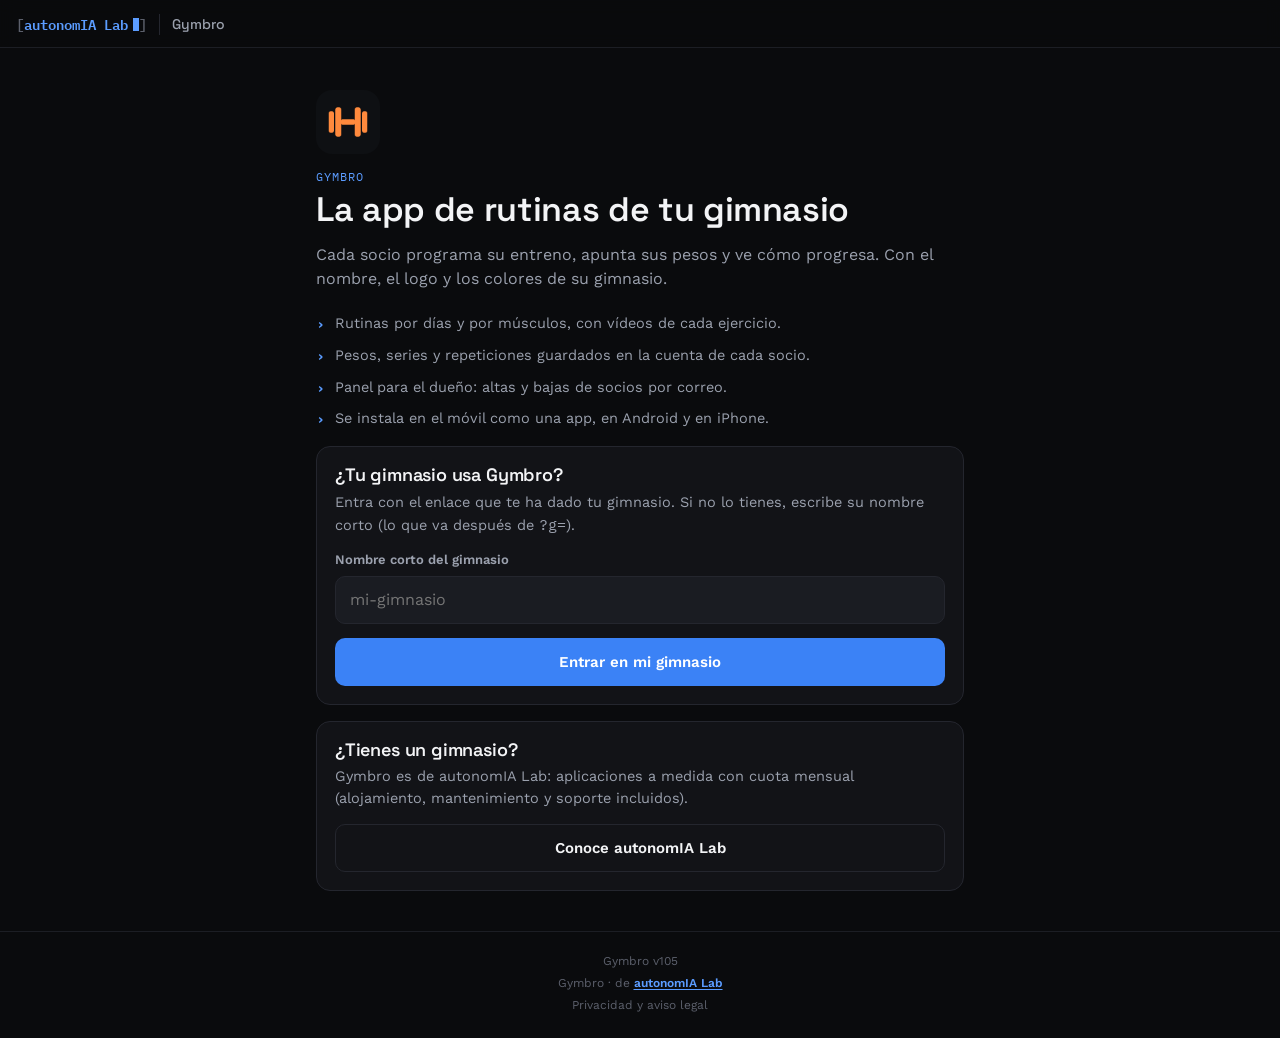
<file: index.html>
<!DOCTYPE html>
<html lang="es">
<head>
<meta charset="UTF-8">
<meta name="viewport" content="width=device-width, initial-scale=1.0">
<script>
// v103 — Sin ?g= no hay gimnasio: si este móvil ya conoce uno (el último
// abierto o una sesión guardada) se va a él; si no, a la página de Gymbro.
// v107 — la sesión de Supabase se guarda en «gymbro.sb.<slug>» (la de
// /plataforma/ es «gymbro.sb.plataforma», que no es un gimnasio).
(function(){
  if(new URLSearchParams(location.search).get('g')) return;
  var g = null;
  try{
    g = localStorage.getItem('gymbro.ultimo');
    for(var i = 0; !g && i < localStorage.length; i++){
      var m = /^gymbro\.(?:sesion|sb)\.([a-z0-9-]+)$/.exec(localStorage.key(i) || '');
      if(m && m[1] !== 'plataforma') g = m[1];
    }
  }catch(e){}
  location.replace(g ? '/?g=' + encodeURIComponent(g) + location.hash : '/inicio/');
})();
</script>
<title>Gymbro</title>
<link rel="manifest" href="/manifest.json">
<meta name="theme-color" content="#0E1013">
<link rel="icon" type="image/png" sizes="192x192" href="/icons/gymbro-192.png">
<link rel="apple-touch-icon" href="/icons/gymbro-192.png">
<meta name="apple-mobile-web-app-capable" content="yes">
<meta name="apple-mobile-web-app-status-bar-style" content="black-translucent">
<meta name="apple-mobile-web-app-title" content="Gymbro">
<link rel="stylesheet" href="/fuentes/fuentes.css?v=105">
<style>
  :root{
    --ink:#0E1013;
    --panel:#181B20;
    --panel-2:#1F2329;
    --line:#2B3038;
    --text:#F2F1EC;
    --text-dim:#9AA0AA;
    --day1:#FF8A3D;
    --day1-dim:#3A2A1C;
    --day2:#33D17A;
    --day2-dim:#1B2E22;
    --day3:#4FA3FF;
    --day3-dim:#1C2A3A;
  }
  body.theme-light{
    --ink:#F5F5F2;
    --panel:#FFFFFF;
    --panel-2:#F0F0EE;
    --line:#DDD9D0;
    --text:#14161A;
    --text-dim:#6B6F76;
    --day1:#FF6B1A;
    --day1-dim:#FFE3D1;
    --day2:#16A34A;
    --day2-dim:#DCFCE7;
    --day3:#2563EB;
    --day3-dim:#DBEAFE;
  }
  body.theme-neon{
    --ink:#0A0014;
    --panel:#170526;
    --panel-2:#22093A;
    --line:#3E1361;
    --text:#F5E1FF;
    --text-dim:#B98FDB;
    --day1:#FF2E9A;
    --day1-dim:#3D0A2A;
    --day2:#39FF14;
    --day2-dim:#0A2E08;
    --day3:#00E5FF;
    --day3-dim:#032E33;
  }
  body.theme-fire{
    --ink:#1A0500;
    --panel:#2B0D00;
    --panel-2:#3D1400;
    --line:#5C2200;
    --text:#FFF3E0;
    --text-dim:#E8A97A;
    --day1:#FF5100;
    --day1-dim:#4D1800;
    --day2:#FFC400;
    --day2-dim:#4D3900;
    --day3:#FF0044;
    --day3-dim:#4D0014;
  }
  body.theme-rave{
    --ink:#0B140B; --panel:#122212; --panel-2:#1A331A; --line:#2A4D2A;
    --text:#F2FFF0; --text-dim:#9ACB9A;
    --day1:#39FF14; --day1-dim:#0F3D06;
    --day2:#FFE066; --day2-dim:#3D3608;
    --day3:#FFFFFF; --day3-dim:#243024;  }
  body.theme-ironhack{
    --ink:#1B0B3F; --panel:#28115A; --panel-2:#331873; --line:#4A2596;
    --text:#F3EFFF; --text-dim:#B9A6E8;
    --day1:#6EFFC7; --day1-dim:#0E3D2A;
    --day2:#FF2FA0; --day2-dim:#3D0A29;
    --day3:#7B3FE4; --day3-dim:#241A4D;  }
  body.theme-cyberpink{
    --ink:#26082E; --panel:#380E44; --panel-2:#44105A; --line:#6A1F87;
    --text:#FBECFF; --text-dim:#D9A8F0;
    --day1:#E91E8C; --day1-dim:#400723;
    --day2:#F2B84B; --day2-dim:#3D2A08;
    --day3:#29D6D6; --day3-dim:#073737;  }
  body.theme-aedia{
    --ink:#F6F5FA; --panel:#FFFFFF; --panel-2:#EFEDF7; --line:#DAD5EC;
    --text:#1A1030; --text-dim:#6B6280;
    --day1:#3D1E96; --day1-dim:#E4DBFA;
    --day2:#22C55E; --day2-dim:#DCFCE7;
    --day3:#4F46E5; --day3-dim:#E0E0FE;  }
  body.theme-developers{
    --ink:#08090C; --panel:#141519; --panel-2:#1E2027; --line:#33363F;
    --text:#F5F5F2; --text-dim:#A5A5AD;
    --day1:#F2C230; --day1-dim:#3D2F06;
    --day2:#29B6D8; --day2-dim:#082F3A;
    --day3:#FFFFFF; --day3-dim:#242427;  }
  body.theme-core{
    --ink:#170A06; --panel:#241109; --panel-2:#33170D; --line:#552615;
    --text:#FFF3EC; --text-dim:#D9A98F;
    --day1:#FF5E3A; --day1-dim:#4D1B0C;
    --day2:#FFD8C7; --day2-dim:#4D3226;
    --day3:#F5F5F5; --day3-dim:#2E2E2E;  }
  body.theme-gol{
    --ink:#04102E; --panel:#0A1D4C; --panel-2:#0F275E; --line:#1D3E85;
    --text:#F0F5FF; --text-dim:#9DB6E8;
    --day1:#E31C2B; --day1-dim:#3D0509;
    --day2:#FFFFFF; --day2-dim:#243050;
    --day3:#1B6FD1; --day3-dim:#081D3D;  }
  body.theme-tektag{
    --ink:#0B0713; --panel:#170D26; --panel-2:#221334; --line:#3B2258;
    --text:#F8EEFF; --text-dim:#C6A8E8;
    --day1:#F4D03F; --day1-dim:#3D3308;
    --day2:#A855F7; --day2-dim:#2E0D4D;
    --day3:#FFFFFF; --day3-dim:#241f2b;  }
  body.theme-skvot{
    --ink:#100D12; --panel:#1B1720; --panel-2:#26202E; --line:#403A4D;
    --text:#F5F0E6; --text-dim:#B8AEC2;
    --day1:#33FF6E; --day1-dim:#0A3D1C;
    --day2:#FF2E9C; --day2-dim:#3D0A29;
    --day3:#F5F0E6; --day3-dim:#2E2A24;  }
  body.theme-founderz{
    --ink:#0F2B2B; --panel:#173D3D; --panel-2:#1F4D4D; --line:#2E6E6E;
    --text:#F0FFFA; --text-dim:#9FCFC7;
    --day1:#E8442C; --day1-dim:#3D120A;
    --day2:#F5A623; --day2-dim:#3D2905;
    --day3:#FFFFFF; --day3-dim:#1F3838;  }
  body.theme-ionos{
    --ink:#0A1F4D; --panel:#0F2C68; --panel-2:#153680; --line:#24509E;
    --text:#EDF4FF; --text-dim:#93B4E8;
    --day1:#17C9E8; --day1-dim:#063A44;
    --day2:#FFFFFF; --day2-dim:#1E3A6B;
    --day3:#2E5AAC; --day3-dim:#0C1F42;  }
  body.theme-ufvfilm{
    --ink:#140A08; --panel:#221310; --panel-2:#301C17; --line:#4D2F26;
    --text:#FFF3E8; --text-dim:#D9AE94;
    --day1:#E8A33D; --day1-dim:#3D2A08;
    --day2:#29C4C4; --day2-dim:#083737;
    --day3:#FFFFFF; --day3-dim:#2E2A26;  }
  body.theme-ebis{
    --ink:#0B2530; --panel:#123645; --panel-2:#184656; --line:#296B7E;
    --text:#EBFBFF; --text-dim:#8FC9D6;
    --day1:#1ABC9C; --day1-dim:#073D33;
    --day2:#FFFFFF; --day2-dim:#1F3A45;
    --day3:#1B3A4B; --day3-dim:#0D1D26;  }
  body.theme-tealorange{
    --ink:#0A1414; --panel:#10201F; --panel-2:#162B2A; --line:#234040;
    --text:#F5F0E6; --text-dim:#9CB8B5;
    --day1:#FF7A30; --day1-dim:#3D1F08;
    --day2:#1F8A8A; --day2-dim:#0A2E2E;
    --day3:#FFFFFF; --day3-dim:#22302F;  }
  body.theme-noir{
    --ink:#0A0A0A; --panel:#161616; --panel-2:#202020; --line:#383838;
    --text:#F5F5F5; --text-dim:#A0A0A0;
    --day1:#E8102A; --day1-dim:#3D0509;
    --day2:#FFFFFF; --day2-dim:#242424;
    --day3:#8A8A8A; --day3-dim:#1F1F1F;  }
  body.theme-wes{
    --ink:#F2E4D0; --panel:#FBF3E6; --panel-2:#F5E9D6; --line:#E0CBAA;
    --text:#3B2A1E; --text-dim:#8A7256;
    --day1:#F2A65A; --day1-dim:#FCE8D2;
    --day2:#E88DA0; --day2-dim:#FBE1E6;
    --day3:#6FA8A0; --day3-dim:#DDEEEB;  }
  body.theme-bladerunner{
    --ink:#0D0221; --panel:#170436; --panel-2:#220A4D; --line:#3A1470;
    --text:#F5E8FF; --text-dim:#B79BD9;
    --day1:#FF2EC4; --day1-dim:#3D0A2E;
    --day2:#00E5FF; --day2-dim:#053338;
    --day3:#FFB300; --day3-dim:#3D2900;  }
  body.theme-rank-recluta{
    --ink:#101214; --panel:#181B1E; --panel-2:#212529; --line:#34383D;
    --text:#F0F1F2; --text-dim:#9AA0A6;
    --day1:#9CA3AF; --day1-dim:#2A2E33;
    --day2:#5C6B8A; --day2-dim:#1C2130;
    --day3:#FFFFFF; --day3-dim:#2A2A2A;  }
  body.theme-rank-soldado{
    --ink:#14150F; --panel:#1E2016; --panel-2:#272A1C; --line:#40452C;
    --text:#F5F3E8; --text-dim:#B8B096;
    --day1:#CD7F32; --day1-dim:#3D2610;
    --day2:#5A6B3D; --day2-dim:#1C2412;
    --day3:#F0E6C8; --day3-dim:#2E2C1F;  }
  body.theme-rank-sargento{
    --ink:#0E1216; --panel:#161B20; --panel-2:#1F262D; --line:#364049;
    --text:#F2F5F7; --text-dim:#9DAAB3;
    --day1:#C7CBD1; --day1-dim:#2E3136;
    --day2:#4A7BA6; --day2-dim:#142430;
    --day3:#FFFFFF; --day3-dim:#262A2E;  }
  body.theme-rank-capitan{
    --ink:#0D0A05; --panel:#171106; --panel-2:#211808; --line:#3D2C0F;
    --text:#FFF8E6; --text-dim:#C9B98A;
    --day1:#FFD700; --day1-dim:#3D3305;
    --day2:#7A1F2B; --day2-dim:#2A0A0F;
    --day3:#FFFFFF; --day3-dim:#2E2A1E;  }
  body.theme-rank-general{
    --ink:#050912; --panel:#0C1424; --panel-2:#121D33; --line:#22385A;
    --text:#EAF6FF; --text-dim:#8FB4D6;
    --day1:#7DE2FF; --day1-dim:#0A2E3D;
    --day2:#FFFFFF; --day2-dim:#1C2C40;
    --day3:#C7CBD1; --day3-dim:#1E2429;  }
  *{box-sizing:border-box;}
  html,body{margin:0;padding:0;background:var(--ink);color:var(--text);font-family:'Archivo',sans-serif;}
  body{padding:28px 18px 80px;max-width:640px;margin:0 auto;min-height:100vh;min-height:100dvh;box-sizing:border-box;}

  .masthead{margin-bottom:14px;}
  .kicker{font-size:13px;color:var(--text-dim);margin:0 0 10px;letter-spacing:0.5px;}
  h1{
    font-family:'Archivo Black',sans-serif;
    font-size:clamp(30px,8vw,42px);
    line-height:1.02;
    margin:0;
    letter-spacing:-0.5px;
  }

  .board{position:relative;}
  .board-hint{font-size:13px;color:var(--text-dim);margin:0 0 16px;}
  .day-title-arrow{display:flex;align-items:center;height:100%;color:var(--text-dim);}
  .day{
    background:var(--panel);
    border:1px solid var(--line);
    border-radius:14px;
    margin-bottom:16px;
    overflow:hidden;
    transition:border-color .2s ease;
  }
  .day[data-accent="1"]{--accent:var(--day1);--accent-dim:var(--day1-dim);}
  .day[data-accent="2"]{--accent:var(--day2);--accent-dim:var(--day2-dim);}
  .day[data-accent="3"]{--accent:var(--day3);--accent-dim:var(--day3-dim);}

  .day-head{
    display:flex;
    align-items:baseline;
    gap:14px;
    padding:20px 20px 14px;
    border-bottom:1px solid var(--line);
  }
  .day-num{
    font-family:'Archivo Black',sans-serif;
    font-size:34px;
    color:var(--accent);
    line-height:1;
    min-width:38px;
    text-align:center;
  }
  .day-num-kicker{
    display:block;
    font-family:'Work Sans',sans-serif;
    font-size:9.5px;
    font-weight:700;
    letter-spacing:.5px;
    text-transform:uppercase;
    color:var(--text-dim);
    margin-top:2px;
    text-align:center;
  }
  .day-title{flex:1;}
  .day-title .name{font-size:17px;font-weight:700;margin:0 0 3px;}
  .day-title .desc{font-size:13px;color:var(--text-dim);margin:0;}

  .muscles{padding:10px 14px 16px;display:flex;flex-direction:column;gap:8px;}
  .muscle{
    background:var(--panel-2);
    border:1px solid var(--line);
    border-radius:10px;
    overflow:hidden;
  }
  .muscle-head{
    display:flex;
    align-items:center;
    gap:10px;
    padding:13px 14px;
    cursor:pointer;
    user-select:none;
  }
  .muscle-label{flex:1;font-size:15px;font-weight:600;}
  .chevron{
    width:16px;height:16px;flex-shrink:0;color:var(--text-dim);
    transition:transform .2s ease;
  }
  .muscle.open .chevron{transform:rotate(90deg);color:var(--accent);}
  .muscle-body{max-height:0;overflow:hidden;transition:max-height .25s ease;}
  .muscle.open .muscle-body{max-height:4000px;}
  .muscle-body-inner{padding:0 14px 14px;display:flex;flex-direction:column;gap:2px;}

  .sub{
    border-bottom:1px solid var(--line);
  }
  .sub:last-child{border-bottom:none;}
  .sub-head{
    display:flex;
    align-items:flex-start;
    gap:12px;
    padding:10px 2px;
    cursor:pointer;
    user-select:none;
  }
  .box{
    width:20px;height:20px;min-width:20px;margin-top:1px;
    border-radius:6px;
    border:2px solid var(--line);
    background:transparent;
    display:flex;align-items:center;justify-content:center;
    transition:background .15s ease,border-color .15s ease;
  }
  .box svg{opacity:0;transform:scale(.6);transition:opacity .12s ease,transform .12s ease;}
  .sub.on .box{background:var(--accent);border-color:var(--accent);}
  .sub.on .box svg{opacity:1;transform:scale(1);}
  .sub-text{flex:1;}
  .sub-name{font-size:13.5px;font-weight:700;margin:0 0 3px;}
  .sub.on .sub-name{color:var(--text);}
  .sub:not(.on) .sub-name{color:var(--text-dim);}
  .sub-desc{font-size:12.5px;color:var(--text-dim);line-height:1.45;margin:0;font-style:italic;}
  .summary-row{font-size:14px;line-height:1.5;margin:0 0 12px;color:var(--text);}
  .summary-row-head{
    display:flex;align-items:center;justify-content:space-between;gap:10px;
    cursor:pointer;
    padding:5px 0;
  }
  .summary-row-head:active{opacity:.6;}
  .summary-row-title{font-size:14px;font-weight:700;margin:0 0 2px;color:var(--text);}
  .summary-row-desc{font-size:12.5px;color:var(--text-dim);margin:0;font-style:italic;}
  .summary-row-ex{font-size:12.5px;color:var(--accent, var(--text));margin:2px 0 0;font-weight:600;}
  .summary-row-edit{
    width:15px;height:15px;flex-shrink:0;
    color:var(--text-dim);
    transition:transform .2s ease,color .2s ease;
  }
  .summary-row.open .summary-row-edit{transform:rotate(90deg);color:var(--accent, var(--text));}
  .drag-handle{
    width:28px;height:28px;flex-shrink:0;
    display:flex;align-items:center;justify-content:center;
    color:var(--text-dim);
    cursor:grab;
    touch-action:none;
    margin-left:-6px;
  }
  .drag-handle:active{color:var(--text);}
  .summary-row.dragging{
    position:relative;z-index:5;
    opacity:.92;
    box-shadow:0 6px 18px rgba(0,0,0,.25);
    border-radius:12px;
    background:var(--panel-2);
  }
  .summary-row.open{
    background:var(--ink);
    margin:0 -20px 12px;
    padding:0 20px;
    border-radius:14px;
  }
  .summary-row.open .summary-row-head{padding-bottom:2px;}
  .summary-row.open .exec-item-body{padding:14px 0 20px;background:transparent;}
  .summary-row:last-child{margin-bottom:0;}
  .summary-row strong{font-weight:700;}
  /* El título (fondo var(--ink), heredado de .summary-row.open) se queda
     como está. Los 3 ejercicios se pintan en un color distinto — más claro,
     var(--panel-2) — para que se note que ahí es donde se está operando. */
  .routine-ex-card{
    background:var(--panel-2);
    border-radius:14px;
    padding:2px 14px;
  }
  .routine-ex-card .ex-option.picked{
    background:color-mix(in srgb, var(--accent, var(--panel)) 10%, transparent);
    margin:0 -10px;padding:10px;
    border-radius:10px;
  }
  /* Peso/series/reps del ejercicio elegido, pegados justo debajo de ESE
     ejercicio (no al final de la lista de los 3). */
  .routine-fields-inline{
    padding:0 4px 14px 30px;
    border-bottom:1px solid var(--line);
  }
  .routine-fields-inline .exec-fields{margin:0;}
  .sub-exercises:empty{display:none;}
  .sub-exercises{
    padding:2px 2px 14px 32px;
    display:flex;flex-direction:column;gap:2px;
  }

  body{padding-bottom:110px;}

  .continue-mini{
    display:flex;align-items:center;gap:6px;
    background:transparent;
    border:none;
    color:var(--text);
    font-family:'Archivo',sans-serif;
    font-weight:700;
    font-size:14px;
    cursor:pointer;
    padding:8px 6px;
    position:absolute;
    right:14px;top:50%;
    transform:translateY(-50%);
  }
  .continue-mini svg{width:16px;height:16px;}
  .continue-mini.ready{background:#1B7A3D;color:#fff;border-radius:10px;padding:9px 14px;animation:finPulse 1.6s ease-in-out infinite;}
  @keyframes finPulse{0%,100%{box-shadow:0 0 0 0 rgba(27,122,61,.55);}50%{box-shadow:0 0 0 8px rgba(27,122,61,0);}}
  .continue-mini:active{opacity:.6;}
  .prev-mini{right:auto;left:14px;}

  .exec-done-btn{
    display:flex;align-items:center;justify-content:center;gap:8px;
    width:100%;
    margin-top:22px;
    background:var(--accent, var(--text));
    color:var(--ink);
    border:none;
    font-family:'Archivo',sans-serif;
    font-weight:700;
    font-size:15px;
    padding:16px;
    border-radius:12px;
    cursor:pointer;
  }
  .exec-done-btn svg{width:19px;height:19px;flex-shrink:0;}
  .exec-done-btn:active{opacity:.75;}

  #view-exercises, #view-execution, #view-checklist, #view-stats, #view-stats-daily, #view-stats-period, #view-stats-exercise, #view-store, #view-onboarding, #view-split-picker, #view-day-order, #view-routine-summary, #view-home-routine{display:none;}

  #welcomeBack:empty{display:none;}
  .welcome-back{
    background:var(--panel);border:1px solid var(--line);border-radius:14px;
    padding:16px 18px;margin-bottom:16px;
  }
  .wb-title{font-family:'Archivo Black',sans-serif;font-size:17px;margin:0 0 4px;color:var(--text);}
  .wb-sub{font-size:12.5px;color:var(--text-dim);margin:0;line-height:1.4;}

  .home-history{
    display:flex;gap:10px;overflow-x:auto;
    padding:2px 2px 6px;margin-bottom:18px;
    scroll-snap-type:x proximity;
  }
  .home-history::-webkit-scrollbar{display:none;}
  .history-card{
    scroll-snap-align:start;
    flex:0 0 auto;
    width:150px;
    background:var(--panel);
    border:1px solid var(--line);
    border-radius:14px;
    padding:14px;
  }
  .history-card .hc-date{font-size:11px;color:var(--text-dim);text-transform:uppercase;letter-spacing:.4px;margin:0 0 6px;}
  .history-card .hc-day{font-size:14px;font-weight:800;margin:0 0 10px;}
  .history-card .hc-divider{border-top:1px dashed var(--line);margin:0 0 10px;}
  .history-card .hc-list{font-size:11.5px;color:var(--text-dim);line-height:1.5;margin:0;}
  .history-card .hc-exercise{margin:0 0 10px;}
  .history-card .hc-exercise:last-of-type{margin-bottom:0;}
  .history-card .hc-exercise-title{font-size:12.5px;color:var(--text);font-weight:700;margin:0 0 1px;}
  .history-card .hc-exercise-detail{font-size:11.5px;color:var(--text-dim);line-height:1.4;margin:0;}
  .history-card .hc-kg{
    display:inline-block;
    font-size:11px;color:var(--accent, var(--text));font-weight:700;
    margin:10px 0 0;
    padding:4px 9px;
    background:var(--panel-2);
    border:1px solid var(--line);
    border-radius:8px;
  }
  .history-empty{
    font-size:12.5px;color:var(--text-dim);
    padding:14px 2px;
  }

  .ob-kicker{font-size:11.5px;color:var(--text-dim);text-transform:uppercase;letter-spacing:1px;margin:0 0 6px;}
  .ob-title{font-family:'Archivo Black',sans-serif;font-size:20px;margin:0 0 18px;color:var(--text);}

  .stats-menu{display:flex;flex-direction:column;gap:10px;margin-top:6px;}
  .stats-option{
    background:var(--panel);border:1px solid var(--line);border-radius:14px;
    padding:16px 18px;cursor:pointer;
  }
  .stats-option:active{transform:scale(.98);}
  .stats-option .so-name{font-family:'Archivo Black',sans-serif;font-size:16px;margin:0 0 4px;color:var(--text);}
  .stats-option .so-freq{font-size:11.5px;font-weight:700;color:var(--text-dim);text-transform:uppercase;letter-spacing:.4px;margin:0 0 6px;}
  .stats-option .so-desc{font-size:12.5px;color:var(--text-dim);margin:0;line-height:1.4;}
  .stats-option.so-with-icon{display:flex;align-items:center;gap:14px;}
  .stats-option .so-icon{width:22px;height:22px;color:var(--day1);flex-shrink:0;}

  .stats-daily-list{display:flex;flex-direction:column;gap:10px;margin-top:6px;}
  .stats-daily-list .history-card{width:auto;}
  .today-card{
    background:var(--panel);
    border:1px solid var(--line);
    border-radius:18px;
    padding:24px;
  }
  .today-card .tc-kicker{font-size:11.5px;color:var(--text-dim);text-transform:uppercase;letter-spacing:.5px;margin:0 0 8px;}
  .today-card .tc-title{font-size:22px;font-weight:800;margin:0 0 10px;}
  .today-card .tc-list{font-size:13.5px;color:var(--text-dim);line-height:1.6;margin:0;}
  .tc-start-btn{
    display:flex;align-items:center;justify-content:center;gap:8px;
    width:100%;
    margin-top:20px;
    background:var(--text);
    color:var(--ink);
    border:none;
    font-family:'Archivo',sans-serif;
    font-weight:700;
    font-size:15px;
    padding:15px;
    border-radius:12px;
    cursor:pointer;
  }
  .tc-start-btn svg{width:18px;height:18px;flex-shrink:0;}
  .tc-start-btn:active{opacity:.75;}
  .tc-start-btn.tc-secondary{background:transparent;color:var(--text);border:1.5px solid var(--line);}
  .home-choice-label{font-family:'Archivo Black',sans-serif;font-size:13px;text-transform:uppercase;letter-spacing:.4px;color:var(--text-dim);margin:0 2px 12px;}
  .home-choice-divider{display:flex;align-items:center;gap:10px;margin:14px 2px;}
  .home-choice-divider span{font-size:11px;font-weight:700;text-transform:uppercase;letter-spacing:.5px;color:var(--text-dim);}
  .home-choice-divider::before,.home-choice-divider::after{content:'';flex:1;height:1px;background:var(--line);}
  .home-cat-title{font-family:'Archivo Black',sans-serif;font-size:14px;text-transform:uppercase;letter-spacing:.4px;color:var(--text-dim);margin:22px 2px 8px;}
  .home-cat-title:first-child{margin-top:4px;}

  .store-fab{
    position:fixed;right:18px;bottom:calc(64px + 18px + env(safe-area-inset-bottom));
    width:52px;height:52px;border-radius:50%;
    background:var(--day1);color:var(--ink);
    display:flex;align-items:center;justify-content:center;
    border:none;cursor:pointer;
    box-shadow:0 6px 18px rgba(0,0,0,.35);
    z-index:20;
  }
  .store-fab svg{width:24px;height:24px;}
  .store-fab:active{transform:scale(.94);}

  #view-store{
    position:fixed;inset:0;
    width:100vw;height:100vh;
    background:#000;
    z-index:500;
  }
  #storeVideo{
    position:absolute;inset:0;
    width:100%;height:100%;
    object-fit:cover;
  }
  .store-back{
    position:absolute;top:max(18px, env(safe-area-inset-top));left:18px;
    display:flex;align-items:center;gap:6px;
    background:rgba(14,16,19,.55);backdrop-filter:blur(6px);
    border:1px solid rgba(255,255,255,.18);
    color:#fff;font-family:'Archivo',sans-serif;font-weight:700;font-size:13px;
    padding:9px 14px 9px 10px;border-radius:11px;
    cursor:pointer;z-index:2;
  }

  .ex-topbar{
    display:flex;align-items:center;gap:12px;
    margin-bottom:24px;
  }
  .back-btn{
    width:36px;height:36px;border-radius:10px;
    background:var(--panel);border:1px solid var(--line);
    display:flex;align-items:center;justify-content:center;
    cursor:pointer;flex-shrink:0;color:var(--text);
  }
  .ex-topbar h2{font-size:19px;margin:0;font-family:'Archivo Black',sans-serif;letter-spacing:-0.3px;}
  .ex-group-title{
    font-size:12.5px;color:var(--text-dim);
    letter-spacing:.5px;text-transform:uppercase;
    margin:22px 2px 10px;
  }
  .ex-group-title:first-of-type{margin-top:0;}
  .ex-card{
    background:var(--panel);
    border:1px solid var(--line);
    border-radius:14px;
    padding:16px;
    margin-bottom:12px;
  }
  .ex-card h3{font-size:14.5px;margin:0 0 12px;}
  .ex-option{
    display:flex;align-items:center;gap:12px;
    padding:10px 4px;
    border-bottom:1px solid var(--line);
    cursor:pointer;
  }
  .ex-option:last-child{border-bottom:none;}
  .radio{
    width:18px;height:18px;min-width:18px;
    border-radius:50%;border:2px solid var(--line);
    display:flex;align-items:center;justify-content:center;
  }
  .radio::after{
    content:'';width:9px;height:9px;border-radius:50%;
    background:var(--accent, var(--text));opacity:0;transition:opacity .12s ease;
  }
  .ex-option.picked .radio{border-color:var(--accent, var(--text));}
  .ex-option.picked .radio::after{opacity:1;}
  .ex-option-name{font-size:13.5px;}
  .ex-option.picked .ex-option-name{font-weight:700;}
  .ex-option:not(.picked) .ex-option-name{color:var(--text-dim);}
  .ver-link{
    margin-left:auto;
    font-size:12px;font-weight:700;
    color:var(--accent, var(--text-dim));
    padding:4px 6px;
    flex-shrink:0;
    cursor:pointer;
  }
  .ver-link:active{opacity:.5;}
  .add-ex-row{cursor:pointer;}
  .add-ex-row .ex-option-name{color:var(--accent);font-weight:700;}
  .add-ex-row:active{opacity:.6;}

  .video-overlay{
    display:none;
    position:fixed;inset:0;
    background:#000;
    z-index:50;
    align-items:center;justify-content:center;
  }
  .video-overlay.open{display:flex;}
  .video-frame-wrap{
    position:relative;
    width:100vw;
    height:100vh;
  }
  .video-frame-wrap iframe, .video-frame-wrap video{
    position:absolute;inset:0;
    width:100%;height:100%;
    border:none;
    background:#000;
  }
  .video-frame-wrap video{object-fit:contain;}
  .video-modal-close{
    position:absolute;
    top:18px;right:18px;
    z-index:2;
    width:38px;height:38px;
    border-radius:50%;
    background:rgba(255,255,255,.15);
    border:none;
    display:flex;align-items:center;justify-content:center;
    cursor:pointer;
  }
  .video-modal-close:active{opacity:.6;}

  .exec-list-item{
    display:flex;align-items:center;gap:12px;
    padding:12px 4px;
    border-bottom:1px solid var(--line);
    cursor:pointer;
  }
  .exec-list-item:last-child{border-bottom:none;}
  .exec-list-item:active{opacity:.6;}
  .exec-list-item-num{
    width:26px;height:26px;flex-shrink:0;
    border-radius:50%;
    background:var(--panel-2);
    color:var(--text-dim);
    font-size:12px;font-weight:700;
    display:flex;align-items:center;justify-content:center;
    border:2px solid var(--line);
  }
  .exec-list-item.current .exec-list-item-num{background:var(--accent, var(--text));color:var(--ink, #fff);}
  .exec-list-item.done .exec-list-item-num{background:#1B7A3D;color:#fff;border-color:#1B7A3D;}
  .exec-list-item.done .exec-list-item-title{color:var(--text-dim);}
  .exec-check{padding:8px;margin:-8px;cursor:pointer;}
  .exec-check:active .exec-list-item-num{opacity:.6;}

  /* ---- Listado de ejecución (acordeón) ---- */
  .exec-accordion{
    background:var(--panel);
    border:1px solid var(--line);
    border-radius:18px;
    overflow:hidden;
  }
  .exec-item{border-bottom:1px solid var(--line);}
  .exec-item:last-child{border-bottom:none;}
  .exec-item-row{
    display:flex;align-items:center;gap:12px;
    padding:15px 18px;
    cursor:pointer;
  }
  .exec-item-row:active{opacity:.7;}
  .exec-item.done .exec-item-row{opacity:.55;}
  .exec-item.done .exec-list-item-num{background:#1B7A3D;color:#fff;border-color:#1B7A3D;}
  .exec-item.open .exec-item-row{padding-bottom:6px;}
  .exec-item-chevron{
    width:18px;height:18px;flex-shrink:0;
    color:var(--text-dim);
    transition:transform .2s ease,color .2s ease;
  }
  .exec-item.open .exec-item-chevron{transform:rotate(90deg);color:var(--accent, var(--text));}
  .exec-item-body{
    padding:16px 18px 22px;
    background:var(--ink);
    border-top:1px solid var(--line);
  }
  .exec-item-body .exec-tabs{margin-top:20px;}

  .exec-tabs{
    display:flex;margin-top:22px;
    border-top:1px solid var(--line);border-bottom:1px solid var(--line);
  }
  .exec-tab{
    flex:1;text-align:center;
    padding:13px 4px;
    font-size:11px;font-weight:700;line-height:1.25;
    color:var(--text-dim);
    border-bottom:2px solid transparent;
    margin-bottom:-1px;
    cursor:pointer;
  }
  .exec-tab:active{opacity:.6;}
  .exec-tab.active{color:var(--accent, var(--text));border-bottom-color:var(--accent, var(--text));}
  .exec-tab-panel{padding:16px 2px 4px;}
  .exec-tab-panel:empty{padding:0;}
  .exec-list-item-info{flex:1;min-width:0;}
  .exec-list-item-title{font-size:13.5px;font-weight:700;margin:0 0 2px;}
  .exec-list-item-ex{font-size:12px;color:var(--text-dim);margin:0;}
  .exec-list-item-tag{
    font-size:10.5px;font-weight:700;
    color:var(--accent, var(--text));
    text-transform:uppercase;letter-spacing:.4px;
    flex-shrink:0;
  }

  .modal-overlay{
    display:none;
    position:fixed;inset:0;
    background:rgba(0,0,0,.6);
    z-index:40;
    align-items:flex-end;
    justify-content:center;
  }
  .modal-overlay.open{display:flex;}
  .modal-sheet{
    width:100%;max-width:640px;
    background:var(--panel);
    border:1px solid var(--line);
    border-radius:20px 20px 0 0;
    padding:20px 20px 28px;
  }
  .modal-head{
    display:flex;align-items:center;justify-content:space-between;
    margin-bottom:6px;
  }
  .modal-head h3{font-size:15px;margin:0;}
  .modal-close{
    width:32px;height:32px;border-radius:10px;
    background:var(--panel-2);border:1px solid var(--line);
    color:var(--text);display:flex;align-items:center;justify-content:center;
    cursor:pointer;flex-shrink:0;
  }
  .stick-stage{
    background:var(--panel-2);
    border:1px solid var(--line);
    border-radius:14px;
    margin-top:14px;
    display:flex;align-items:center;justify-content:center;
    padding:10px 0;
  }
  .stick-stage svg{width:150px;height:190px;}
  .stick-stage line, .stick-stage circle{
    stroke:var(--text);
    stroke-width:5;
    stroke-linecap:round;
    fill:none;
  }
  .stick-stage circle.head{fill:var(--text);stroke:none;}
  .stick-stage .floor{stroke:var(--line);stroke-width:3;}

  .watch-video{
    position:relative;width:100%;aspect-ratio:16/9;
    border-radius:14px;overflow:hidden;background:#000;
  }
  .watch-video iframe, .watch-video video{
    position:absolute;inset:0;width:100%;height:100%;border:0;
  }
  .watch-video-fallback{
    display:block;text-align:center;
    padding:14px;border-radius:12px;
    background:var(--panel-2);
    color:var(--accent, var(--text));
    font-weight:700;font-size:13.5px;
    text-decoration:none;
  }
  .watch-video-fallback:active{opacity:.6;}
  .embed-backup-link{
    position:absolute;left:50%;bottom:10px;transform:translateX(-50%);
    z-index:2;
    background:rgba(0,0,0,.7);color:#fff;
    font-size:11.5px;font-weight:700;
    padding:7px 14px;border-radius:20px;
    text-decoration:none;white-space:nowrap;
  }
  .embed-backup-link:active{opacity:.6;}

  @keyframes swingUpper  { 0%,100%{transform:rotate(0deg);} 50%{transform:rotate(var(--u-to,-80deg));} }
  @keyframes swingFore   { 0%,100%{transform:rotate(0deg);} 50%{transform:rotate(var(--f-to,0deg));} }
  @keyframes swingLegU   { 0%,100%{transform:rotate(0deg);} 50%{transform:rotate(var(--lu-to,0deg));} }
  @keyframes swingLegL   { 0%,100%{transform:rotate(0deg);} 50%{transform:rotate(var(--ll-to,0deg));} }
  @keyframes swingTorso  { 0%,100%{transform:rotate(0deg) translateY(0);} 50%{transform:rotate(var(--t-to,0deg)) translateY(var(--t-ty,0px));} }
  @keyframes swingHeel   { 0%,100%{transform:translateY(0);} 50%{transform:translateY(var(--heel-to,-10px));} }
  @keyframes swaySide    { 0%,100%{transform:translateX(0);} 50%{transform:translateX(var(--sway-to,4px));} }

  #armUpper, #armFore, #legUpper, #legLower, #torsoG, #heelG, #figureG{
    transform-box:fill-box;
    transform-origin:center;
    animation-duration:1.4s;
    animation-iteration-count:infinite;
    animation-timing-function:ease-in-out;
  }
  .anim-play #armUpper{animation-name:swingUpper;}
  .anim-play #armFore{animation-name:swingFore;}
  .anim-play #legUpper{animation-name:swingLegU;}
  .anim-play #legLower{animation-name:swingLegL;}
  .anim-play #torsoG{animation-name:swingTorso;}
  .anim-play #heelG{animation-name:swingHeel;}
  .anim-play #figureG{animation-name:swaySide;}

  .stick-caption{
    margin:14px 2px 0;font-size:12.5px;color:var(--text-dim);line-height:1.5;
  }

  .exec-topbar{
    display:flex;align-items:center;justify-content:space-between;
    margin-bottom:22px;
  }
  .exec-topbar-left{display:flex;align-items:center;gap:12px;}
  .exec-topbar h2{font-size:19px;margin:0;font-family:'Archivo Black',sans-serif;letter-spacing:-0.3px;}
  .exec-progress{font-size:12.5px;color:var(--text-dim);}
  .exec-muscles-subtitle{font-size:13px;color:var(--text-dim);margin:0 0 20px;}

  .exec-card{
    background:var(--panel);
    border:1px solid var(--line);
    border-radius:18px;
    padding:22px;
    position:relative;
  }
  .exec-kicker{font-size:12px;color:var(--text-dim);margin:0 0 6px;}
  .exec-name{font-size:20px;font-weight:800;margin:0 0 4px;line-height:1.2;}
  .exec-see{
    font-size:12.5px;font-weight:700;color:var(--accent,var(--text-dim));
    margin:0 0 18px;display:inline-block;cursor:pointer;
  }
  .exec-fields{display:flex;gap:12px;margin-bottom:16px;}
  .exec-field{flex:1;}
  .exec-field label{
    display:block;font-size:11.5px;color:var(--text-dim);
    text-transform:uppercase;letter-spacing:.4px;margin-bottom:6px;
  }
  .exec-field input{
    width:100%;
    background:var(--panel-2);
    border:1px solid var(--line);
    border-radius:10px;
    color:var(--text);
    font-family:'Archivo',sans-serif;
    font-size:15px;
    font-weight:700;
    padding:11px 12px;
  }
  .peso-slider{
    display:flex;flex-direction:column;align-items:center;justify-content:center;
    gap:2px;
    background:var(--panel-2);
    border:1px solid var(--line);
    border-radius:10px;
    padding:14px 4px;
    cursor:pointer;
    user-select:none;
    -webkit-user-select:none;
  }
  .peso-slider:active{background:color-mix(in srgb, var(--accent, var(--panel)) 12%, var(--panel-2));}
  .stepper-val{
    text-align:center;
    font-family:'Archivo',sans-serif;
    font-size:22px;font-weight:800;color:var(--text);
    padding:2px 0;
    pointer-events:none;
  }
  .stepper-input{
    width:100%;text-align:center;
    font-family:'Archivo',sans-serif;
    font-size:22px;font-weight:800;color:var(--text);
    background:transparent;border:none;border-bottom:1.5px solid var(--accent,var(--text));
    padding:0;outline:none;
    pointer-events:auto;
  }
  .exec-badge-row{
    display:flex;align-items:center;justify-content:space-between;gap:10px;
    margin-bottom:14px;
  }
  .exec-badge{
    display:inline-block;
    font-size:11.5px;font-weight:700;
    color:var(--accent,var(--text));
    background:var(--accent-dim,var(--panel-2));
    border-radius:8px;
    padding:5px 10px;
  }
  .exec-watch-link{
    display:flex;align-items:center;gap:5px;flex-shrink:0;
    font-size:11.5px;font-weight:700;
    color:var(--text-dim);
    cursor:pointer;
    padding:5px 2px;
  }
  .exec-watch-link:active{opacity:.6;}
  .exec-watch-link svg{flex-shrink:0;}
  .exec-note{font-size:12.5px;color:var(--text-dim);line-height:1.5;margin:0 0 4px;font-style:italic;}

  .ex-progress:empty{display:none;}
  .ex-progress{
    margin-top:16px;padding:14px 16px 12px;
    background:var(--panel-2);border:1px solid var(--line);border-radius:12px;
  }
  .ep-title{font-size:11.5px;color:var(--text-dim);text-transform:uppercase;letter-spacing:.04em;margin:0 0 8px;}
  .ep-scroll{
    overflow-x:auto;overflow-y:hidden;
    -webkit-overflow-scrolling:touch;
    touch-action:pan-x;
    scrollbar-width:none;
  }
  .ep-scroll::-webkit-scrollbar{display:none;}
  .ep-svg{display:block;flex-shrink:0;}

  .exec-divider{
    display:flex;align-items:center;gap:10px;
    margin:26px 0 10px;
  }
  .exec-divider::before, .exec-divider::after{
    content:'';flex:1;height:1px;
    background:linear-gradient(90deg, transparent, var(--line) 50%, transparent);
  }
  .exec-divider::before{background:linear-gradient(90deg, transparent, var(--line));}
  .exec-divider::after{background:linear-gradient(90deg, var(--line), transparent);}
  .exec-divider span{
    font-size:10.5px;font-weight:700;letter-spacing:1px;text-transform:uppercase;
    color:var(--text-dim);white-space:nowrap;
  }
  .exec-continue{
    width:100%;
    margin-top:6px;
    background:var(--text);
    color:var(--ink);
    border:none;
    font-family:'Archivo',sans-serif;
    font-weight:700;
    font-size:15px;
    padding:15px 18px;
    border-radius:14px;
    cursor:pointer;
    display:flex;align-items:center;justify-content:center;gap:6px;
  }
  .exec-continue svg{width:15px;height:15px;}
  .exec-continue:active{transform:scale(.97);}
  .exec-done{
    text-align:center;padding:44px 20px 30px;
  }
  .exec-done h2{font-family:'Archivo Black',sans-serif;font-size:24px;margin:0 0 8px;}
  .exec-done p{color:var(--text-dim);font-size:13.5px;margin:0;}
  .summary-toggle-link{
    display:inline-block;
    margin-top:16px;
    font-family:'Archivo',sans-serif;
    font-size:14px;font-weight:700;
    color:var(--text);
    text-decoration:underline;
    text-underline-offset:3px;
    cursor:pointer;
  }
  .summary-toggle-link:active{opacity:.6;}

  .summary-stats{
    display:flex;gap:10px;margin:22px 0 0;
  }
  .summary-stat{
    flex:1;background:var(--panel);border:1px solid var(--line);border-radius:14px;
    padding:14px 10px;text-align:center;
  }
  .summary-stat .num{font-family:'Archivo Black',sans-serif;font-size:22px;color:var(--text);display:block;}
  .summary-stat .lbl{font-size:11.5px;color:var(--text-dim);margin-top:2px;}

  .summary-prs{
    margin-top:16px;text-align:left;background:var(--panel);border:1px solid var(--line);
    border-radius:14px;padding:14px 16px;
  }
  .summary-prs .pr-title{font-size:12px;font-weight:700;color:var(--text-dim);text-transform:uppercase;letter-spacing:.04em;margin:0 0 8px;}
  .summary-prs .pr-row{font-size:13.5px;color:var(--text);padding:4px 0;}

  .bottom-bar{
    position:fixed;
    left:0;right:0;bottom:0;
    height:64px;
    background:var(--panel);
    border-top:1px solid var(--line);
    display:flex;align-items:center;justify-content:center;
    padding:0 14px;
    z-index:15;
  }
  .hamburger{
    width:46px;height:46px;
    border-radius:12px;
    background:transparent;
    border:none;
    display:flex;flex-direction:column;align-items:center;justify-content:center;
    gap:5px;
    cursor:pointer;
  }
  .hamburger span{
    display:block;
    width:22px;height:2px;
    background:var(--text);
    border-radius:2px;
  }
  .hamburger:active{opacity:.6;}

  .toast{
    position:fixed;
    left:50%;bottom:82px;
    transform:translateX(-50%) translateY(10px);
    background:var(--panel-2);
    border:1px solid var(--line);
    color:var(--text);
    font-size:12.5px;
    padding:10px 16px;
    border-radius:10px;
    opacity:0;
    pointer-events:none;
    transition:opacity .2s ease, transform .2s ease;
    z-index:25;
    white-space:nowrap;
  }
  .toast.show{opacity:1;transform:translateX(-50%) translateY(0);}

  #authGate{
    position:fixed;inset:0;
    background:var(--ink);
    z-index:100;
    display:flex;align-items:center;justify-content:center;
    padding:24px;
  }
  #authGate.hidden{display:none;}
  .auth-box{width:100%;max-width:360px;}
  .auth-box .kicker{margin-bottom:6px;}
  .auth-logo{display:block;width:64px;height:64px;border-radius:16px;object-fit:cover;margin:0 0 14px;}
  .auth-logo[hidden]{display:none;}
  .auth-box h1{margin-bottom:26px;font-size:28px;}
  .auth-confirm{
    display:none;
    width:100%;max-width:360px;
    background:var(--panel);
    border:1px solid var(--line);
    border-radius:16px;
    padding:26px;
    text-align:center;
  }
  .auth-confirm.show{display:block;}
  .auth-confirm .icon{font-size:34px;margin-bottom:10px;}
  .auth-confirm h2{font-size:19px;margin:0 0 10px;}
  .auth-confirm p{font-size:13.5px;color:var(--text-dim);line-height:1.5;margin:0 0 20px;}
  .auth-confirm strong{color:var(--text);}
  .auth-confirm button{
    width:100%;
    background:var(--text);
    color:var(--ink);
    border:none;
    font-family:'Archivo',sans-serif;
    font-weight:700;
    font-size:15px;
    padding:14px;
    border-radius:12px;
    cursor:pointer;
  }
  .auth-field{margin-bottom:12px;}
  .auth-field label{
    display:block;font-size:11.5px;color:var(--text-dim);
    text-transform:uppercase;letter-spacing:.4px;margin-bottom:6px;
  }
  .auth-field input{
    width:100%;
    background:var(--panel-2);
    border:1px solid var(--line);
    border-radius:10px;
    color:var(--text);
    font-family:'Archivo',sans-serif;
    font-size:15px;
    padding:13px 14px;
  }
  .pass-wrap{position:relative;}
  .pass-wrap input{padding-right:44px;}
  .pass-toggle{
    position:absolute;
    right:6px;top:50%;
    transform:translateY(-50%);
    width:32px;height:32px;
    border:none;background:transparent;
    color:var(--text-dim);
    display:flex;align-items:center;justify-content:center;
    cursor:pointer;
  }
  .pass-toggle svg{width:19px;height:19px;}
  .auth-btn{
    width:100%;
    background:var(--text);
    color:var(--ink);
    border:none;
    font-family:'Archivo',sans-serif;
    font-weight:700;
    font-size:15px;
    padding:15px;
    border-radius:12px;
    cursor:pointer;
    margin-top:8px;
  }
  .auth-btn:active{transform:scale(.98);}
  .auth-switch{
    text-align:center;margin-top:16px;
    font-size:13px;color:var(--text-dim);
  }
  .auth-switch span{color:var(--text);font-weight:700;cursor:pointer;}
  .auth-acepto{display:flex;gap:10px;align-items:flex-start;margin:6px 0 4px;font-size:13px;line-height:1.45;color:var(--text-dim);cursor:pointer;}
  .auth-acepto input{width:20px;height:20px;margin:0;flex:none;accent-color:var(--day1);}
  .auth-acepto a, .auth-legal a{color:var(--text);}
  .auth-legal{text-align:center;margin-top:18px;font-size:12px;}
  /* v105 — pie con la versión y la firma, como en la carta de MultiBar */
  .pie-app{text-align:center;padding:30px 16px 6px;color:var(--text-dim);}
  .pie-app .pie-version{font-size:11px;opacity:.7;letter-spacing:.06em;}
  .pie-app .pie-firma{margin-top:2px;font-size:10.5px;letter-spacing:.04em;}
  .pie-app .pie-firma a{display:inline-block;padding:6px 8px;color:var(--text-dim);text-decoration:none;}
  .pie-app .pie-firma b{font-weight:600;color:var(--day1);text-decoration:underline;text-underline-offset:2px;}
  .auth-box .pie-app{padding-top:22px;}
  .auth-legal a{color:var(--text-dim);}
  /* v112 (Carlos) — confirmación de «Finalizar»: ventana propia (el confirm()
     del navegador no deja cambiar la letra), letra grande y una sola frase. */
  .fin-confirm{position:fixed;inset:0;z-index:3000;background:rgba(0,0,0,.6);display:flex;align-items:center;justify-content:center;padding:24px 20px;}
  .fin-confirm[hidden]{display:none;}
  .fin-confirm .fin-box{width:100%;max-width:360px;background:var(--panel);border:1px solid var(--line);border-radius:20px;padding:26px 22px 20px;box-sizing:border-box;}
  .fin-confirm .fin-txt{font-family:'Archivo',sans-serif;font-weight:700;font-size:24px;line-height:1.3;color:var(--text);text-align:center;margin:0 0 24px;}
  .fin-confirm .fin-btns{display:flex;gap:10px;}
  .fin-confirm .fin-btns button{flex:1;font-family:'Archivo',sans-serif;font-weight:700;font-size:17px;padding:15px 10px;border-radius:12px;cursor:pointer;}
  .fin-confirm #finNo{background:transparent;color:var(--text);border:1.5px solid var(--line);}
  .fin-confirm #finSi{background:var(--text);color:var(--ink);border:none;}
  .legal-gate{position:fixed;inset:0;z-index:3000;background:var(--ink);display:flex;align-items:center;justify-content:center;padding:24px 20px;overflow-y:auto;}
  .legal-gate[hidden]{display:none;}
  .legal-gate .legal-box{width:100%;max-width:360px;}
  .legal-gate h2{font-family:'Archivo Black','Archivo',sans-serif;font-size:26px;margin:0 0 12px;color:var(--text);}
  .legal-gate p.legal-txt{font-size:14.5px;line-height:1.55;color:var(--text-dim);margin:0 0 16px;}
  .legal-gate p.legal-txt a{color:var(--text);}
  .auth-forgot{text-align:center;margin-top:14px;font-size:13px;}
  .auth-forgot span{color:var(--text-dim);text-decoration:underline;cursor:pointer;}
  .auth-msg{
    font-size:12.5px;color:var(--text-dim);text-align:center;
    margin-top:14px;min-height:16px;
  }
  .auth-msg.error{color:#FF8A3D;}

  #profileBtn{
    position:fixed;top:18px;right:18px;
    width:38px;height:38px;
    border-radius:50%;
    background:var(--panel-2);
    border:1px solid var(--line);
    color:var(--text);
    display:flex;align-items:center;justify-content:center;
    z-index:16;cursor:pointer;
  }
  #profileBtn svg{width:18px;height:18px;}
  #themeBtn{
    position:fixed;top:18px;right:66px;
    width:38px;height:38px;
    border-radius:50%;
    background:var(--panel-2);
    border:1px solid var(--line);
    color:var(--text);
    display:flex;align-items:center;justify-content:center;
    z-index:16;cursor:pointer;
  }
  #themeBtn svg{width:18px;height:18px;}
  .settings-overlay{
    display:none;
    position:fixed;inset:0;
    background:rgba(0,0,0,.6);
    z-index:40;
    align-items:flex-end;justify-content:center;
  }
  .settings-overlay.open{display:flex;}
  .settings-sheet{
    width:100%;max-width:640px;
    max-height:85vh;
    overflow-y:auto;
    -webkit-overflow-scrolling:touch;
    background:var(--panel);
    border:1px solid var(--line);
    border-radius:20px 20px 0 0;
    padding:22px 20px 30px;
  }
  .settings-head{
    display:flex;align-items:center;justify-content:space-between;
    margin-bottom:20px;
    position:sticky;top:0;
    background:var(--panel);
    padding-top:2px;
    z-index:1;
  }
  .settings-head h3{font-size:17px;margin:0;}
  .settings-section-title{
    font-size:11.5px;color:var(--text-dim);
    text-transform:uppercase;letter-spacing:.5px;
    margin:0 0 12px;
  }
  .app-version{
    font-size:11.5px;color:var(--text-dim);margin:-6px 0 12px;
    font-variant-numeric:tabular-nums;
  }
  #deletePass{ margin:4px 0 12px; }
  .danger-item{
    background:var(--panel-2);border:1px solid rgba(229,72,77,.35);
    border-radius:14px;padding:14px 16px;cursor:pointer;
  }
  .danger-item .di-title{font-size:14.5px;font-weight:700;color:#E5484D;margin:0 0 3px;}
  .danger-item .di-desc{font-size:12px;color:var(--text-dim);margin:0;line-height:1.4;}
  .delete-explain{font-size:13.5px;color:var(--text-dim);line-height:1.55;margin:0 0 20px;}
  .delete-btn-danger{
    width:100%;background:#E5484D;color:#fff;border:none;
    font-family:'Archivo',sans-serif;font-weight:700;font-size:14.5px;
    padding:15px;border-radius:12px;cursor:pointer;margin-bottom:10px;
  }
  .delete-btn-danger:active{opacity:.85;}
  .delete-btn-safe{
    width:100%;background:transparent;color:var(--text);border:1px solid var(--line);
    font-family:'Archivo',sans-serif;font-weight:700;font-size:14.5px;
    padding:15px;border-radius:12px;cursor:pointer;
  }
  .delete-btn-safe:active{background:var(--panel-2);}
  .theme-grid{
    display:flex;flex-direction:column;gap:8px;
    margin-bottom:6px;
  }
  .theme-swatch{
    border:2px solid var(--line);
    border-radius:14px;
    padding:12px 14px;
    cursor:pointer;
    text-align:left;
    display:flex;align-items:center;gap:12px;
  }
  .theme-swatch.active{border-color:var(--text);}
  .theme-swatch .sw-dots{display:flex;gap:6px;flex-shrink:0;}
  .theme-swatch .sw-dot{width:16px;height:16px;border-radius:50%;flex-shrink:0;}
  .theme-swatch .sw-name{font-size:13.5px;font-weight:700;color:var(--text);}
  .theme-swatch{position:relative;}
  .swatch-del{
    position:absolute;top:8px;right:8px;
    width:22px;height:22px;border-radius:7px;
    background:var(--panel-2);border:1px solid var(--line);
    color:var(--text-dim);
    display:flex;align-items:center;justify-content:center;
  }
  .swatch-del svg{width:11px;height:11px;}

  .personalize-btn{
    width:100%;
    background:var(--panel-2);
    border:1px solid var(--line);
    color:var(--text);
    font-family:'Archivo',sans-serif;
    font-weight:700;font-size:14px;
    padding:13px;border-radius:12px;
    cursor:pointer;
    margin:14px 0 4px;
  }
  .custom-builder{display:none;margin-top:16px;}
  .custom-builder.open{display:block;}
  .picker-row{
    display:flex;align-items:center;justify-content:space-between;
    padding:10px 2px;
    border-bottom:1px solid var(--line);
  }
  .picker-row.no-border{border-bottom:none;}
  .picker-row label{font-size:13.5px;color:var(--text);}
  .picker-row input[type="color"]{
    width:36px;height:36px;border:none;border-radius:8px;
    background:none;padding:0;cursor:pointer;
  }
  .swatch-strip{
    display:flex;gap:9px;overflow-x:auto;
    padding:2px 2px 12px;
    border-bottom:1px solid var(--line);
  }
  .swatch-strip::-webkit-scrollbar{display:none;}
  .preset-dot{
    width:26px;height:26px;min-width:26px;
    border-radius:50%;
    border:2px solid rgba(128,128,128,.35);
    cursor:pointer;
  }
  .preset-dot:active{transform:scale(.9);}
  .advanced-toggle{
    font-size:12.5px;color:var(--text-dim);
    text-decoration:underline;cursor:pointer;
    margin:14px 2px 0;
  }
  .advanced-panel{display:none;margin-top:6px;}
  .advanced-panel.open{display:block;}
  .advanced-hint{
    font-size:11.5px;color:var(--text-dim);
    line-height:1.5;margin:10px 2px 0;font-style:italic;
  }
  .custom-name-input{
    width:100%;margin-top:14px;
    background:var(--panel-2);
    border:1px solid var(--line);
    border-radius:10px;
    color:var(--text);
    font-family:'Archivo',sans-serif;
    font-size:14px;
    padding:12px 14px;
  }
  .save-custom-btn{
    width:100%;margin-top:10px;
    background:var(--text);color:var(--ink);
    border:none;font-weight:700;font-size:14px;
    padding:14px;border-radius:12px;cursor:pointer;
  }
  .add-ex-or{
    text-align:center;font-size:11.5px;color:var(--text-dim);
    text-transform:uppercase;letter-spacing:.5px;
    margin:12px 0 0;
  }
  .add-ex-upload{
    display:flex;align-items:center;justify-content:center;gap:8px;
    cursor:pointer;color:var(--text-dim);font-weight:600;
  }
  .add-ex-upload:active{opacity:.6;}
  .add-ex-filename{
    font-size:12px;color:var(--accent, var(--text));
    margin:6px 2px 0;min-height:14px;
  }
  .dropdown{
    position:fixed;
    background:var(--panel);
    border:1px solid var(--line);
    border-radius:12px;
    padding:6px;
    min-width:170px;
    z-index:17;
    display:none;
    box-shadow:0 8px 24px rgba(0,0,0,.4);
  }
  .dropdown.open{display:block;}
  .dropdown-item{
    display:flex;align-items:center;gap:10px;
    padding:11px 12px;border-radius:8px;
    font-size:14px;font-weight:600;color:var(--text);
    cursor:pointer;
  }
  .dropdown-item:active{background:var(--panel-2);}
  .dropdown-item svg{width:16px;height:16px;color:var(--text-dim);flex-shrink:0;}
  .dropdown-email{
    padding:10px 12px 12px;
    margin-bottom:4px;
    border-bottom:1px solid var(--line);
    font-size:12px;color:var(--text-dim);
    white-space:nowrap;overflow:hidden;text-overflow:ellipsis;
  }
  .dropdown-email:empty{display:none;}
  #profileMenu{top:62px;right:18px;min-width:220px;}
  #navMenu{bottom:78px;left:50%;transform:translateX(-50%);}

  /* ---- v77: Tu rutina en tabla (columnas fijas + deslizables) ---- */
  .rt-body{padding:4px 0 8px;}
  .rt-group{padding:0 0 2px;}
  /* v110 (Carlos) — la línea del título de cada músculo, de lado a lado, en
     gris; sus sub-músculos con el fondo normal. v111: la fila de los nombres
     de las columnas (Sub-músculo, Ejercicio…) también en gris: las dos
     líneas forman el título. */
  .rt-muscle{font-family:'Archivo Black',sans-serif;font-size:12.5px;text-transform:uppercase;letter-spacing:.6px;color:var(--accent);margin:0;padding:10px 16px 4px;background:var(--rt-titulo, var(--panel));}
  .rt-scroll{overflow-x:auto;-webkit-overflow-scrolling:touch;overscroll-behavior-x:contain;scrollbar-width:none;}
  .rt-scroll::-webkit-scrollbar{display:none;}
  .rt-table{border-collapse:separate;border-spacing:0;min-width:100%;}
  .rt-body, .rt-group{--rt-titulo:color-mix(in srgb, var(--accent, #8A8F98) 10%, var(--panel-2));}
  .rt-table th{font-size:10px;font-weight:700;text-transform:uppercase;letter-spacing:.4px;color:var(--text-dim);text-align:center;padding:6px 8px;white-space:nowrap;border-bottom:1px solid var(--line);background:var(--rt-titulo, var(--panel));}
  .rt-table td{padding:11px 8px;border-bottom:1px solid var(--line);vertical-align:middle;text-align:center;background:var(--panel);}
  .rt-table tbody tr:last-child td{border-bottom:none;}
  .rt-c1,.rt-c2{position:sticky;z-index:2;text-align:left !important;box-sizing:border-box;vertical-align:top !important;}
  .rt-c1{left:0;width:112px;min-width:112px;max-width:112px;padding-left:16px !important;}
  .rt-c2{left:112px;width:118px;min-width:118px;max-width:118px;box-shadow:8px 0 10px -8px rgba(0,0,0,.55);}
  .rt-table th.rt-c1,.rt-table th.rt-c2{z-index:3;}
  .rt-swipe{display:block;font-size:9px;font-weight:600;text-transform:none;letter-spacing:0;color:var(--accent);opacity:.8;}
  .rt-d{min-width:74px;}
  .rt-sub-name{display:block;font-size:13px;font-weight:700;line-height:1.25;color:var(--text);}
  .rt-sub-lay{display:block;font-size:11.5px;line-height:1.3;color:var(--text-dim);margin-top:2px;}
  .rt-opt-tag{display:inline-block;margin-top:6px;font-size:9px;font-weight:700;text-transform:uppercase;letter-spacing:.4px;color:var(--text-dim);border:1px solid var(--line);border-radius:5px;padding:1px 5px;}
  .rt-ex{display:flex;flex-direction:column;align-items:flex-start;gap:4px;width:100%;background:none;border:none;padding:0;margin:0;color:var(--accent);font-family:'Archivo',sans-serif;font-size:12.5px;font-weight:700;line-height:1.3;text-align:left;cursor:pointer;}
  .rt-ex span{display:block;width:100%;}
  /* v80 — La flecha va debajo del nombre del ejercicio (apunta hacia abajo;
     al abrir las alternativas, hacia arriba), así la columna fija es más
     angosta y se ve más de peso/repeticiones/series. */
  .rt-ex svg{width:16px;height:16px;flex-shrink:0;transform:rotate(90deg);transition:transform .2s ease;}
  .rt-ex.open svg{transform:rotate(-90deg);}
  .rt-ex:active{opacity:.6;}
  .rt-opt{margin-top:7px;background:none;border:1px solid var(--line);color:var(--text-dim);font-family:'Archivo',sans-serif;font-size:11px;font-weight:700;border-radius:7px;padding:4px 8px;cursor:pointer;}
  .rt-opt.add{margin-top:0;color:var(--accent);border-color:var(--accent);border-style:dashed;}
  .rt-in{width:58px;box-sizing:border-box;text-align:center;font-family:'Archivo',sans-serif;font-size:16px;font-weight:800;color:var(--text);background:var(--panel-2);border:1px solid var(--line);border-radius:8px;padding:7px 4px;outline:none;-webkit-appearance:none;appearance:none;}
  .rt-in:focus{border-color:var(--accent);}
  .rt-in::placeholder{color:var(--text-dim);font-weight:600;font-size:13px;}
  .rt-in:disabled{opacity:.35;}
  .rt-unit{display:block;font-size:10px;color:var(--text-dim);margin-top:3px;}
  .rt-na{color:var(--text-dim);font-weight:700;}
  .rt-btn{display:inline-flex;align-items:center;gap:5px;background:transparent;border:1px solid var(--line);color:var(--accent);font-family:'Archivo',sans-serif;font-size:12px;font-weight:700;border-radius:8px;padding:7px 10px;white-space:nowrap;cursor:pointer;}
  .rt-btn:active{opacity:.6;}
  .rt-btn:disabled{opacity:.3;}
  .rt-row.off .rt-sub-name{color:var(--text-dim);}
  .rt-row.open td{border-bottom-color:transparent;}
  .rt-alt-row td{padding:0 !important;background:var(--ink);text-align:left;border-bottom:1px solid var(--line);}
  .rt-alt-panel{position:sticky;left:0;box-sizing:border-box;padding:6px 16px 10px;margin:0;background:transparent;border:none;}
  .rt-check{display:inline-flex;align-items:center;gap:7px;white-space:nowrap;margin-top:9px;background:none;border:1.5px solid var(--line);color:var(--text);font-family:'Archivo',sans-serif;font-size:12px;font-weight:700;border-radius:9px;padding:6px 10px 6px 7px;cursor:pointer;}
  .rt-check:active{opacity:.6;}
  .rt-check-box{width:18px;height:18px;box-sizing:border-box;border-radius:5px;border:2px solid var(--text-dim);display:flex;align-items:center;justify-content:center;color:#fff;}
  .rt-row.done .rt-check{background:#1B7A3D;border-color:#1B7A3D;color:#fff;}
  .rt-row.done .rt-check-box{border-color:#fff;}
  .rt-row.done .rt-sub-name{color:var(--text-dim);}
  .rt-row.done td.rt-d{opacity:.45;}
  #execCard .day{margin-bottom:0;}
  .rt-home-alt-panel{position:sticky;left:0;box-sizing:border-box;padding:6px 16px 10px;margin:0;background:transparent;border:none;}
  .rt-how{display:flex;align-items:center;gap:4px;margin-top:7px;white-space:nowrap;text-align:left;padding:0;background:none;border:none;color:var(--accent);font-family:'Archivo',sans-serif;font-size:11.5px;font-weight:700;cursor:pointer;}
  .rt-how svg{transition:transform .2s ease;}
  .rt-how.open svg{transform:rotate(180deg);}
  .rt-how-panel{font-size:13px;line-height:1.55;color:var(--text-dim);padding:10px 16px 14px;}
  .rt-core-tag{font-family:'Archivo',sans-serif;font-size:11px;text-transform:none;letter-spacing:0;color:var(--day1);}
  .rt-alt-title{font-size:10.5px;font-weight:700;text-transform:uppercase;letter-spacing:.4px;color:var(--text-dim);margin:6px 0 2px;}

</style>
</head>
<body>

  <div id="authGate">
    <div class="auth-box">
      <img class="auth-logo" id="authLogo" alt="" hidden>
      <p class="kicker marca-nombre"></p>
      <h1 id="authTitle">Entrar</h1>
      <div class="auth-field">
        <label>Correo</label>
        <input type="email" id="authEmail" autocomplete="email">
      </div>
      <div class="auth-field" id="authPassField">
        <label id="authPassLabel">Contraseña</label>
        <div class="pass-wrap">
          <input type="password" id="authPass" autocomplete="current-password">
          <button type="button" class="pass-toggle" data-target="authPass">
            <svg viewBox="0 0 24 24" fill="none"><path d="M2 12C2 12 5.5 5 12 5C18.5 5 22 12 22 12C22 12 18.5 19 12 19C5.5 19 2 12 2 12Z" stroke="currentColor" stroke-width="1.8"/><circle cx="12" cy="12" r="3" stroke="currentColor" stroke-width="1.8"/></svg>
          </button>
        </div>
      </div>
      <div class="auth-field" id="authPass2Field" style="display:none;">
        <label>Confirmar contraseña</label>
        <div class="pass-wrap">
          <input type="password" id="authPass2" autocomplete="new-password">
          <button type="button" class="pass-toggle" data-target="authPass2">
            <svg viewBox="0 0 24 24" fill="none"><path d="M2 12C2 12 5.5 5 12 5C18.5 5 22 12 22 12C22 12 18.5 19 12 19C5.5 19 2 12 2 12Z" stroke="currentColor" stroke-width="1.8"/><circle cx="12" cy="12" r="3" stroke="currentColor" stroke-width="1.8"/></svg>
          </button>
        </div>
      </div>
      <label class="auth-acepto" id="authAcepto" style="display:none;">
        <input type="checkbox" id="authAceptoCheck">
        <span>Tengo 14 años o más y acepto la <a class="legal-link" href="/legal/" target="_blank" rel="noopener">privacidad y el aviso legal</a>.</span>
      </label>
      <button class="auth-btn" id="authSubmit">Entrar</button>
      <p class="auth-forgot" id="authForgot"><span>¿Has olvidado tu contraseña?</span></p>
      <p class="auth-switch" id="authSwitch">¿No tienes cuenta? <span>Crear una</span></p>
      <p class="auth-msg" id="authMsg"></p>
      <p class="auth-legal"><a class="legal-link" href="/legal/" target="_blank" rel="noopener">Privacidad y aviso legal</a></p>
      <div class="pie-app">
        <div class="pie-version"></div>
        <div class="pie-firma"><a href="https://www.autonomialab.es" target="_blank" rel="noopener">Creado por <b>autonomIA Lab</b></a></div>
      </div>
    </div>

    <div class="auth-confirm" id="authConfirm">
      <p class="icon">📩</p>
      <h2>Revisa tu correo</h2>
      <p>Te enviamos un enlace de confirmación a <strong id="authConfirmEmail"></strong>. Ábrelo para activar tu cuenta antes de entrar.</p>
      <button id="authConfirmBack">Entendido</button>
    </div>
  </div>

  <!-- v104 — quien no ha aceptado la privacidad vigente la acepta antes de seguir -->
  <div class="fin-confirm" id="finConfirm" hidden role="dialog" aria-modal="true" aria-labelledby="finTxt">
    <div class="fin-box">
      <p class="fin-txt" id="finTxt">Confirma si terminaste el entreno de hoy.</p>
      <div class="fin-btns">
        <button type="button" id="finNo">No</button>
        <button type="button" id="finSi">Sí, terminé</button>
      </div>
    </div>
  </div>

  <div class="legal-gate" id="legalGate" hidden>
    <div class="legal-box">
      <p class="kicker marca-nombre"></p>
      <h2>Antes de seguir</h2>
      <p class="legal-txt">Para usar la app, lee cómo cuida tus datos tu gimnasio: qué se guarda, para qué y cómo borrarlo. Está aquí: <a class="legal-link" href="/legal/" target="_blank" rel="noopener">privacidad y aviso legal</a>.</p>
      <label class="auth-acepto">
        <input type="checkbox" id="legalCheck">
        <span>Tengo 14 años o más y lo acepto.</span>
      </label>
      <button class="auth-btn" id="legalAceptar">Aceptar y seguir</button>
      <p class="auth-msg" id="legalMsg"></p>
      <p class="auth-forgot"><span id="legalSalir">Salir</span></p>
    </div>
  </div>

  <button id="themeBtn" aria-label="Cambiar colores">
    <svg viewBox="0 0 24 24" fill="none"><circle cx="12" cy="12" r="9" stroke="currentColor" stroke-width="1.8"/><circle cx="9" cy="10" r="1.3" fill="currentColor"/><circle cx="14" cy="9" r="1.3" fill="currentColor"/><circle cx="16" cy="13" r="1.3" fill="currentColor"/><circle cx="10" cy="15" r="1.3" fill="currentColor"/></svg>
  </button>

  <button id="profileBtn" aria-label="Perfil">
    <svg viewBox="0 0 24 24" fill="none"><circle cx="12" cy="8" r="4" stroke="currentColor" stroke-width="1.8"/><path d="M4 20C4 16.6863 7.58172 14 12 14C16.4183 14 20 16.6863 20 20" stroke="currentColor" stroke-width="1.8" stroke-linecap="round"/></svg>
  </button>
  <div class="dropdown" id="profileMenu">
    <div class="dropdown-email" id="profileEmail"></div>
    <div class="dropdown-item" id="settingsBtn">
      <svg viewBox="0 0 24 24" fill="none"><circle cx="12" cy="12" r="3" stroke="currentColor" stroke-width="1.8"/><path d="M19.4 15a1.65 1.65 0 00.33 1.82l.06.06a2 2 0 11-2.83 2.83l-.06-.06a1.65 1.65 0 00-1.82-.33 1.65 1.65 0 00-1 1.51V21a2 2 0 11-4 0v-.09a1.65 1.65 0 00-1-1.51 1.65 1.65 0 00-1.82.33l-.06.06a2 2 0 11-2.83-2.83l.06-.06a1.65 1.65 0 00.33-1.82 1.65 1.65 0 00-1.51-1H3a2 2 0 110-4h.09a1.65 1.65 0 001.51-1 1.65 1.65 0 00-.33-1.82l-.06-.06a2 2 0 112.83-2.83l.06.06a1.65 1.65 0 001.82.33H9a1.65 1.65 0 001-1.51V3a2 2 0 114 0v.09a1.65 1.65 0 001 1.51 1.65 1.65 0 001.82-.33l.06-.06a2 2 0 112.83 2.83l-.06.06a1.65 1.65 0 00-.33 1.82V9a1.65 1.65 0 001.51 1H21a2 2 0 110 4h-.09a1.65 1.65 0 00-1.51 1z" stroke="currentColor" stroke-width="1.5" stroke-linejoin="round"/></svg>
      Configuración
    </div>
    <div class="dropdown-item" id="logoutBtn">
      <svg viewBox="0 0 24 24" fill="none"><path d="M9 21H5C3.89543 21 3 20.1046 3 19V5C3 3.89543 3.89543 3 5 3H9" stroke="currentColor" stroke-width="1.8" stroke-linecap="round"/><path d="M16 17L21 12L16 7" stroke="currentColor" stroke-width="1.8" stroke-linecap="round" stroke-linejoin="round"/><path d="M21 12H9" stroke="currentColor" stroke-width="1.8" stroke-linecap="round"/></svg>
      Cerrar sesión
    </div>
  </div>

  <div class="dropdown" id="navMenu">
    <div class="dropdown-item" id="navHome">
      <svg viewBox="0 0 24 24" fill="none"><path d="M4 11L12 4L20 11" stroke="currentColor" stroke-width="1.8" stroke-linecap="round" stroke-linejoin="round"/><path d="M6 10V19C6 19.5523 6.44772 20 7 20H17C17.5523 20 18 19.5523 18 19V10" stroke="currentColor" stroke-width="1.8" stroke-linecap="round" stroke-linejoin="round"/></svg>
      Inicio
    </div>
    <div class="dropdown-item" id="navRutina">
      <svg viewBox="0 0 24 24" fill="none"><path d="M4 6H20M4 12H20M4 18H14" stroke="currentColor" stroke-width="1.8" stroke-linecap="round"/></svg>
      Mi rutina
    </div>
    <div class="dropdown-item" id="navStats">
      <svg viewBox="0 0 24 24" fill="none"><path d="M5 21V10M12 21V3M19 21V14" stroke="currentColor" stroke-width="1.8" stroke-linecap="round" stroke-linejoin="round"/></svg>
      Progreso
    </div>
    <div class="dropdown-item" id="navStore">
      <svg viewBox="0 0 24 24" fill="none"><path d="M4 8L5.5 4H18.5L20 8M4 8V19C4 19.5523 4.44772 20 5 20H19C19.5523 20 20 19.5523 20 19V8M4 8H20M9 12C9 13.6569 10.3431 15 12 15C13.6569 15 15 13.6569 15 12" stroke="currentColor" stroke-width="1.8" stroke-linecap="round" stroke-linejoin="round"/></svg>
      Tienda
    </div>
  </div>

  <div class="settings-overlay" id="settingsOverlay">
    <div class="settings-sheet">
      <div class="settings-head">
        <h3>Configuración</h3>
        <button class="modal-close" id="settingsClose" aria-label="Cerrar">
          <svg width="16" height="16" viewBox="0 0 24 24" fill="none"><path d="M6 6L18 18M18 6L6 18" stroke="currentColor" stroke-width="2" stroke-linecap="round"/></svg>
        </button>
      </div>
      <p class="settings-section-title">Tema</p>
      <div class="theme-grid" id="themeGrid"></div>

      <button class="personalize-btn" id="personalizeBtn">Personalizar</button>

      <div class="custom-builder" id="customBuilder">
        <div class="picker-row no-border">
          <label>Fondo</label>
          <input type="color" id="cFondo" value="#0E1013">
        </div>
        <div class="swatch-strip" data-target="cFondo" id="stripFondo"></div>

        <div class="picker-row no-border">
          <label>Día 1 (Empuje)</label>
          <input type="color" id="cDay1" value="#FF8A3D">
        </div>
        <div class="swatch-strip" data-target="cDay1" id="stripDay1"></div>

        <div class="picker-row no-border">
          <label>Día 2 (Pierna)</label>
          <input type="color" id="cDay2" value="#33D17A">
        </div>
        <div class="swatch-strip" data-target="cDay2" id="stripDay2"></div>

        <div class="picker-row no-border">
          <label>Día 3 (Tirón)</label>
          <input type="color" id="cDay3" value="#4FA3FF">
        </div>
        <div class="swatch-strip" data-target="cDay3" id="stripDay3"></div>

        <p class="advanced-toggle" id="advancedToggle">Personalizar detalles ▾</p>
        <div class="advanced-panel" id="advancedPanel">
          <div class="picker-row">
            <label>Tarjetas (panel)</label>
            <input type="color" id="cPanel" value="#181B20">
          </div>
          <div class="picker-row">
            <label>Detalles internos (panel 2)</label>
            <input type="color" id="cPanel2" value="#1F2329">
          </div>
          <div class="picker-row">
            <label>Líneas y bordes</label>
            <input type="color" id="cLine" value="#2B3038">
          </div>
          <div class="picker-row">
            <label>Texto principal</label>
            <input type="color" id="cText" value="#F2F1EC">
          </div>
          <div class="picker-row">
            <label>Texto secundario</label>
            <input type="color" id="cTextDim" value="#9AA0AA">
          </div>
          <p class="advanced-hint">Estos ya vienen calculados a partir del fondo — cámbialos solo si quieres afinarlos a mano.</p>
        </div>

        <input type="text" class="custom-name-input" id="customName" placeholder="Nombre de tu paleta">
        <button class="save-custom-btn" id="saveCustomBtn">Guardar paleta</button>
      </div>

      <div id="customThemesWrap"></div>

      <p class="settings-section-title" style="margin-top:26px;">Vista previa</p>
      <div class="dropdown-item" id="viewOnboardingBtn" style="padding:14px 2px;">
        <svg viewBox="0 0 24 24" fill="none"><path d="M4 11L12 4L20 11" stroke="currentColor" stroke-width="1.8" stroke-linecap="round" stroke-linejoin="round"/><path d="M6 10V19C6 19.5523 6.44772 20 7 20H17C17.5523 20 18 19.5523 18 19V10" stroke="currentColor" stroke-width="1.8" stroke-linecap="round" stroke-linejoin="round"/></svg>
        Ver pantalla de bienvenida
      </div>

      <p class="settings-section-title" style="margin-top:26px;">Cuenta</p>
      <p class="app-version" id="appVersion"></p>
      <a class="dropdown-item legal-link" href="/legal/" target="_blank" rel="noopener" style="padding:14px 2px;text-decoration:none;color:inherit;">
        <svg viewBox="0 0 24 24" fill="none"><path d="M12 3L4 6V11C4 16 7.5 19.5 12 21C16.5 19.5 20 16 20 11V6L12 3Z" stroke="currentColor" stroke-width="1.8" stroke-linejoin="round"/></svg>
        Privacidad y aviso legal
      </a>
      <a class="dropdown-item" id="panelLink" href="/panel/" hidden style="padding:14px 2px;text-decoration:none;color:inherit;">
        <svg viewBox="0 0 24 24" fill="none"><path d="M4 5H20V19H4Z" stroke="currentColor" stroke-width="1.8" stroke-linejoin="round"/><path d="M8 9H16M8 13H16M8 17H12" stroke="currentColor" stroke-width="1.8" stroke-linecap="round"/></svg>
        Panel del gimnasio
      </a>
      <div class="danger-item" id="deleteAccountBtn">
        <p class="di-title">Eliminar cuenta</p>
        <p class="di-desc">Borra tu cuenta y todos tus datos por completo, o consérvalos para volver más adelante.</p>
      </div>
    </div>
  </div>

  <div class="settings-overlay" id="deleteConfirmOverlay">
    <div class="settings-sheet delete-sheet">
      <div class="settings-head">
        <h3>Eliminar cuenta</h3>
        <button class="modal-close" id="deleteConfirmClose" aria-label="Cerrar">
          <svg width="16" height="16" viewBox="0 0 24 24" fill="none"><path d="M6 6L18 18M18 6L6 18" stroke="currentColor" stroke-width="2" stroke-linecap="round"/></svg>
        </button>
      </div>
      <p class="delete-explain">Puedes eliminar tu cuenta y todos tus datos por completo ahora mismo (rutina, pesos, historial, y tu acceso con este correo), o simplemente cerrar sesión y guardar todo por si quieres volver más adelante.</p>
      <input type="password" class="custom-name-input" id="deletePass" placeholder="Tu contraseña, para confirmar" autocomplete="current-password">
      <button class="delete-btn-danger" id="confirmDeleteDataBtn">Eliminar mi cuenta por completo</button>
      <button class="delete-btn-safe" id="keepDataBtn">Guardar mis datos</button>
    </div>
  </div>

  <div class="masthead" id="masthead">
    <p class="kicker marca-nombre"></p>
  </div>

  <div id="view-home">
    <div id="welcomeBack"></div>
    <div id="homeToday"></div>
  </div>

  <div id="view-onboarding">
    <p class="ob-kicker">Bienvenido</p>
    <h2 class="ob-title">¿Cómo quieres empezar?</h2>
    <div class="stats-menu">
      <div class="stats-option so-with-icon" id="onbCreateBtn">
        <svg class="so-icon" viewBox="0 0 24 24" fill="none"><path d="M9 6H20M9 12H20M9 18H20" stroke="currentColor" stroke-width="1.8" stroke-linecap="round"/><path d="M4 6L5 7L7 5" stroke="currentColor" stroke-width="1.8" stroke-linecap="round" stroke-linejoin="round"/><path d="M4 12L5 13L7 11" stroke="currentColor" stroke-width="1.8" stroke-linecap="round" stroke-linejoin="round"/><path d="M4 18L5 19L7 17" stroke="currentColor" stroke-width="1.8" stroke-linecap="round" stroke-linejoin="round"/></svg>
        <div>
          <p class="so-name">Crea tu rutina</p>
        </div>
      </div>
    </div>
  </div>

  <div id="view-split-picker">
    <div class="ex-topbar">
      <button class="back-btn" id="splitBackBtn" aria-label="Volver">
        <svg width="18" height="18" viewBox="0 0 24 24" fill="none"><path d="M15 6L9 12L15 18" stroke="currentColor" stroke-width="2" stroke-linecap="round" stroke-linejoin="round"/></svg>
      </button>
      <h2>Elige tu estructura</h2>
    </div>
    <div class="stats-menu">
      <div class="stats-option" id="splitFullBodyBtn">
        <p class="so-name">Full Body</p>
        <p class="so-freq" style="color:var(--day1);">3 días por semana</p>
        <p class="so-desc">Todo el cuerpo en cada sesión. Ideal si tienes poco tiempo o estás empezando.</p>
      </div>
      <div class="stats-option" id="splitUpperLowerBtn">
        <p class="so-name">Torso / Pierna</p>
        <p class="so-freq" style="color:var(--day2);">4 días por semana</p>
        <p class="so-desc">Divide tren superior e inferior — más volumen por grupo, buena recuperación.</p>
      </div>
      <div class="stats-option" id="splitPPLBtn">
        <p class="so-name">Empuje / Tirón / Pierna</p>
        <p class="so-freq" style="color:var(--day3);">3 días por semana</p>
        <p class="so-desc">Agrupa por función — empuje, tirón y pierna, sin interferencia entre sesiones.</p>
      </div>
    </div>
  </div>

  <div id="view-day-order">
    <div class="ex-topbar">
      <button class="back-btn" id="dayOrderBackBtn" aria-label="Volver">
        <svg width="18" height="18" viewBox="0 0 24 24" fill="none"><path d="M15 6L9 12L15 18" stroke="currentColor" stroke-width="2" stroke-linecap="round" stroke-linejoin="round"/></svg>
      </button>
      <h2>Programa tu entreno</h2>
    </div>
    <p class="board-hint" id="dayOrderHint">Selecciona lo que quieres hacer cada día.</p>
    <div class="board" id="dayOrderBoard"></div>
  </div>

  <div id="view-store">
    <video id="storeVideo" src="tienda-video.mp4" muted loop playsinline preload="none"></video>
    <button class="store-back" id="storeBackBtn" aria-label="Volver">
      <svg width="18" height="18" viewBox="0 0 24 24" fill="none"><path d="M15 6L9 12L15 18" stroke="currentColor" stroke-width="2" stroke-linecap="round" stroke-linejoin="round"/></svg>
      Volver
    </button>
  </div>

  <div id="view-checklist">
    <div class="ex-topbar">
      <button class="back-btn" id="homeBackBtn" aria-label="Volver al inicio">
        <svg width="18" height="18" viewBox="0 0 24 24" fill="none"><path d="M15 6L9 12L15 18" stroke="currentColor" stroke-width="2" stroke-linecap="round" stroke-linejoin="round"/></svg>
      </button>
      <h2>Programa tu entreno</h2>
    </div>
    <p class="board-hint">Los tres ejercicios de cada sub-músculo trabajan lo mismo — elige el que te resulte más cómodo.</p>
    <div class="board" id="board"></div>
  </div>

  <div id="view-routine-summary">
    <div class="exec-done">
      <h2 id="routineSummaryTitle">¡Rutina guardada! ✅</h2>
      <p id="routineSummarySubtitle">Tu rutina ha sido guardada con éxito.</p>
      <a id="routineSummaryToggle" class="summary-toggle-link">Ver rutina</a>
    </div>
    <div class="board" id="routineSummaryBoard" style="display:none;"></div>
    <div style="padding:4px 20px 30px;">
      <button id="routineSummaryStartBtn" style="width:100%;background:var(--text);color:var(--ink);border:none;font-family:'Archivo',sans-serif;font-weight:700;font-size:15px;padding:15px;border-radius:12px;cursor:pointer;">Comenzar rutina</button>
      <button id="routineSummaryStoreBtn" style="margin-top:10px;width:100%;background:transparent;color:var(--text-dim);border:1px solid var(--line);font-family:'Archivo',sans-serif;font-weight:700;font-size:13.5px;padding:13px;border-radius:12px;cursor:pointer;">Ir a nuestra tienda</button>
    </div>
  </div>

  <div id="view-exercises">
    <div class="ex-topbar">
      <button class="back-btn" id="backBtn" aria-label="Volver">
        <svg width="18" height="18" viewBox="0 0 24 24" fill="none"><path d="M15 6L9 12L15 18" stroke="currentColor" stroke-width="2" stroke-linecap="round" stroke-linejoin="round"/></svg>
      </button>
      <h2>Elige tu ejercicio</h2>
    </div>
    <div id="exBoard"></div>
  </div>

  <div id="view-execution">
    <div class="exec-topbar">
      <div class="exec-topbar-left">
        <button class="back-btn" id="execBackBtn" aria-label="Volver">
          <svg width="18" height="18" viewBox="0 0 24 24" fill="none"><path d="M15 6L9 12L15 18" stroke="currentColor" stroke-width="2" stroke-linecap="round" stroke-linejoin="round"/></svg>
        </button>
        <h2>Entreno de hoy</h2>
      </div>
      <div class="exec-progress" id="execProgress"></div>
    </div>
    <p class="exec-muscles-subtitle" id="execMuscles"></p>
    <div id="execCard"></div>
  </div>

  <div id="view-home-routine">
    <div class="exec-topbar">
      <div class="exec-topbar-left">
        <button class="back-btn" id="homeRoutineBackBtn" aria-label="Volver">
          <svg width="18" height="18" viewBox="0 0 24 24" fill="none"><path d="M15 6L9 12L15 18" stroke="currentColor" stroke-width="2" stroke-linecap="round" stroke-linejoin="round"/></svg>
        </button>
        <h2>Rutina de casa</h2>
      </div>
    </div>
    <p class="exec-muscles-subtitle">10-15 min reales: cardio y postura son la base diaria. El resto, cuando tengas más tiempo.</p>
    <div id="homeRoutineCard"></div>
  </div>

  <div id="view-stats">
    <div class="ex-topbar">
      <button class="back-btn" id="statsBackBtn" aria-label="Volver al inicio">
        <svg width="18" height="18" viewBox="0 0 24 24" fill="none"><path d="M15 6L9 12L15 18" stroke="currentColor" stroke-width="2" stroke-linecap="round" stroke-linejoin="round"/></svg>
      </button>
      <h2>Progreso</h2>
    </div>
    <div class="stats-menu">
      <div class="stats-option" id="statsDailyBtn">
        <p class="so-name">Por día</p>
        <p class="so-desc">Cada entreno que registras, con lo que hiciste y tu peso.</p>
      </div>
      <div class="stats-option" id="statsPeriodBtn">
        <p class="so-name">Por semana y mes</p>
        <p class="so-desc">Cuántos días entrenaste esta semana y este mes.</p>
      </div>
      <div class="stats-option" id="statsExerciseBtn">
        <p class="so-name">Por ejercicio</p>
        <p class="so-desc">El progreso de peso, series y repeticiones de cada ejercicio que has hecho.</p>
      </div>
    </div>
  </div>

  <div id="view-stats-exercise">
    <div class="ex-topbar">
      <button class="back-btn" id="statsExerciseBackBtn" aria-label="Volver">
        <svg width="18" height="18" viewBox="0 0 24 24" fill="none"><path d="M15 6L9 12L15 18" stroke="currentColor" stroke-width="2" stroke-linecap="round" stroke-linejoin="round"/></svg>
      </button>
      <h2>Por ejercicio</h2>
    </div>
    <p class="board-hint">Toca un ejercicio para ver su progreso.</p>
    <div id="statsExerciseList" class="board"></div>
  </div>

  <div id="view-stats-daily">
    <div class="ex-topbar">
      <button class="back-btn" id="statsDailyBackBtn" aria-label="Volver">
        <svg width="18" height="18" viewBox="0 0 24 24" fill="none"><path d="M15 6L9 12L15 18" stroke="currentColor" stroke-width="2" stroke-linecap="round" stroke-linejoin="round"/></svg>
      </button>
      <h2>Por día</h2>
    </div>
    <div id="statsDailyList" class="stats-daily-list"></div>
  </div>

  <div id="view-stats-period">
    <div class="ex-topbar">
      <button class="back-btn" id="statsPeriodBackBtn" aria-label="Volver">
        <svg width="18" height="18" viewBox="0 0 24 24" fill="none"><path d="M15 6L9 12L15 18" stroke="currentColor" stroke-width="2" stroke-linecap="round" stroke-linejoin="round"/></svg>
      </button>
      <h2>Por semana y mes</h2>
    </div>
    <div id="statsPeriodContent"></div>
  </div>


  <footer class="pie-app" id="pieApp">
    <div class="pie-version"></div>
    <div class="pie-firma"><a href="https://www.autonomialab.es" target="_blank" rel="noopener">Creado por <b>autonomIA Lab</b></a></div>
  </footer>

  <div class="modal-overlay" id="modalOverlay">
    <div class="modal-sheet">
      <div class="modal-head">
        <h3 id="modalTitle">Ejercicio</h3>
        <button class="modal-close" id="modalClose" aria-label="Cerrar">
          <svg width="16" height="16" viewBox="0 0 24 24" fill="none"><path d="M6 6L18 18M18 6L6 18" stroke="currentColor" stroke-width="2" stroke-linecap="round"/></svg>
        </button>
      </div>
      <div class="stick-stage">
        <svg viewBox="0 0 200 210" xmlns="http://www.w3.org/2000/svg">
          <line class="floor" x1="30" y1="200" x2="170" y2="200"/>
          <g id="figureG">
            <g id="torsoG">
              <line x1="100" y1="60" x2="100" y2="120"/>
              <circle class="head" cx="100" cy="42" r="14"/>
            </g>
            <g id="legUpper" style="transform-origin:100px 120px;">
              <line x1="100" y1="120" x2="100" y2="160"/>
              <g id="legLower" style="transform-origin:100px 160px;">
                <line x1="100" y1="160" x2="100" y2="198"/>
              </g>
            </g>
            <g id="armUpper" style="transform-origin:100px 62px;">
              <line x1="100" y1="62" x2="118" y2="95"/>
              <g id="armFore" style="transform-origin:118px 95px;">
                <line x1="118" y1="95" x2="118" y2="128"/>
              </g>
            </g>
            <g id="heelG" style="transform-origin:100px 198px;"></g>
          </g>
        </svg>
      </div>
      <p class="stick-caption" id="modalCaption">Silueta esquemática del movimiento — sirve para recordar la forma del ejercicio, no como guía de técnica detallada.</p>
    </div>
  </div>

  <div class="modal-overlay" id="addExOverlay">
    <div class="modal-sheet">
      <div class="modal-head">
        <h3>Agregar ejercicio</h3>
        <button class="modal-close" id="addExClose" aria-label="Cerrar">
          <svg width="16" height="16" viewBox="0 0 24 24" fill="none"><path d="M6 6L18 18M18 6L6 18" stroke="currentColor" stroke-width="2" stroke-linecap="round"/></svg>
        </button>
      </div>
      <input type="text" class="custom-name-input" id="addExName" placeholder="Nombre del ejercicio" style="margin-top:16px;">
      <input type="text" class="custom-name-input" id="addExVideo" placeholder="Link del video (opcional)">
      <p class="add-ex-or" hidden>o</p>
      <label class="custom-name-input add-ex-upload" for="addExVideoFile" hidden>
        <svg width="16" height="16" viewBox="0 0 24 24" fill="none"><path d="M12 16V4M12 4L7 9M12 4L17 9M5 20H19" stroke="currentColor" stroke-width="2" stroke-linecap="round" stroke-linejoin="round"/></svg>
        Subir video desde tu equipo
      </label>
      <input type="file" id="addExVideoFile" accept="video/*" style="display:none;">
      <p class="add-ex-filename" id="addExVideoFileName"></p>
      <button class="save-custom-btn" id="addExSave">Guardar ejercicio</button>
    </div>
  </div>

  <div class="video-overlay" id="videoOverlay">
    <button class="video-modal-close" id="videoModalClose" aria-label="Cerrar">
      <svg width="18" height="18" viewBox="0 0 24 24" fill="none"><path d="M6 6L18 18M18 6L6 18" stroke="#fff" stroke-width="2" stroke-linecap="round"/></svg>
    </button>
    <div class="video-frame-wrap" id="videoFrameWrap"></div>
  </div>

  <button class="store-fab" id="storeFabBtn" aria-label="Tienda">
    <svg viewBox="0 0 24 24" fill="none"><path d="M4 8L5.5 4H18.5L20 8M4 8V19C4 19.5523 4.44772 20 5 20H19C19.5523 20 20 19.5523 20 19V8M4 8H20M9 12C9 13.6569 10.3431 15 12 15C13.6569 15 15 13.6569 15 12" stroke="currentColor" stroke-width="1.8" stroke-linecap="round" stroke-linejoin="round"/></svg>
  </button>

  <div class="bottom-bar">
    <button class="hamburger" id="menuBtn" aria-label="Menú">
      <span></span><span></span><span></span>
    </button>
    <button class="continue-mini prev-mini" id="prevBtn" style="display:none;">
      <svg viewBox="0 0 24 24" fill="none"><path d="M19 12H5M5 12L11 6M5 12L11 18" stroke="currentColor" stroke-width="2" stroke-linecap="round" stroke-linejoin="round"/></svg>
      Anterior
    </button>
    <button class="continue-mini" id="continueBtn">
      Continuar
      <svg viewBox="0 0 24 24" fill="none"><path d="M5 12H19M19 12L13 6M19 12L13 18" stroke="currentColor" stroke-width="2" stroke-linecap="round" stroke-linejoin="round"/></svg>
    </button>
  </div>

  <p class="toast" id="status"></p>

<!-- v107 — librería de Supabase (login), guardada en la propia web: no se pide a nadie más. Licencia MIT. -->
<script src="/vendor/supabase-js-2.45.4/supabase.js"></script>
<script>
const chevronSvg = `<svg class="chevron" viewBox="0 0 24 24" fill="none" xmlns="http://www.w3.org/2000/svg"><path d="M9 6L15 12L9 18" stroke="currentColor" stroke-width="2" stroke-linecap="round" stroke-linejoin="round"/></svg>`;
const checkSvg = `<svg width="12" height="9" viewBox="0 0 13 10" fill="none" xmlns="http://www.w3.org/2000/svg"><path d="M1 5L4.5 8.5L12 1" stroke="#0E1013" stroke-width="2" stroke-linecap="round" stroke-linejoin="round"/></svg>`;

// v77 — Catálogo nuevo, basado en anatomía y evidencia científica. Cada
// sub-músculo tiene: name (nombre anatómico), lay (qué es, en palabras
// simples), desc (por qué importa) y optional (true = no entra por defecto
// en la rutina; el cliente lo añade si quiere). Ningún ejercicio se repite
// entre sub-músculos — cada uno está solo donde más trabaja ese músculo.
// Orden dentro de cada día: compuestos grandes primero, aislados al final.
const DAYS = [
  {
    id:'day1', accent:1, num:'01',
    name:'Empuje superior',
    desc:'Pecho · hombro · tríceps',
    muscles:[
      { name:'Pecho', subs:[
        { name:'Porción clavicular', lay:'pecho de arriba', desc:'La parte alta del pecho — es la que más se queda atrás si solo haces press plano, y la que da el pecho "lleno" visto de frente.' },
        { name:'Porción esternocostal', lay:'pecho del medio', desc:'La parte más grande del pecho y el motor principal de cualquier empuje.' },
        { name:'Porción abdominal', lay:'pecho de abajo', desc:'Marca la línea inferior del pecho — el corte que lo separa del abdomen y lo hace verse terminado.' },
      ]},
      { name:'Hombro', subs:[
        { name:'Deltoides lateral', lay:'hombro del costado', desc:'Es el que da la anchura de hombros — el que más cambia la silueta en forma de "V".' },
        { name:'Deltoides anterior', lay:'hombro de delante', optional:true, desc:'Ya trabaja mucho en cada press de pecho — trabajo directo solo si te sobra tiempo.' },
      ]},
      { name:'Tríceps', subs:[
        { name:'Cabeza larga', lay:'atrás, hacia la axila', desc:'La cabeza más grande del tríceps — crece más con el brazo por encima de la cabeza, donde se estira.' },
        { name:'Cabezas lateral y medial', lay:'atrás, hacia fuera y junto al codo', desc:'Trabajan juntas en los empujes con el brazo pegado al cuerpo — dan la forma de "herradura" del tríceps.' },
      ]},
      { name:'Serrato', subs:[
        { name:'Serrato anterior', lay:'costillas, debajo de la axila', optional:true, desc:'Estabiliza el omóplato y da el detalle "dentado" sobre las costillas.' },
      ]},
    ]
  },
  {
    id:'day2', accent:2, num:'02',
    name:'Pierna y core',
    desc:'Cuádriceps · glúteo · isquios · gemelo · abdomen',
    muscles:[
      { name:'Cuádriceps', subs:[
        { name:'Vastos', lay:'muslo, frente y lados (incluye la "gota")', desc:'Tres de las cuatro cabezas del cuádriceps — crecen sobre todo con sentadillas y prensa profundas.' },
        { name:'Recto femoral', lay:'muslo, centro', desc:'La única cabeza del cuádriceps que cruza la cadera — las sentadillas casi no la hacen crecer; necesita extensiones de rodilla.' },
      ]},
      { name:'Glúteo', subs:[
        { name:'Glúteo mayor', lay:'el glúteo grande', desc:'El músculo más grande del cuerpo — motor de la cadera y clave para la espalda baja.' },
        { name:'Glúteo medio', lay:'costado de la cadera', desc:'Da la forma lateral de la cadera y estabiliza la rodilla y la pelvis en cada paso.' },
      ]},
      { name:'Isquiotibiales', subs:[
        { name:'Función de cadera', lay:'atrás del muslo — bisagra', desc:'Trabaja los isquios estirados desde la cadera (peso muerto rumano) — una de las dos funciones que hay que entrenar.' },
        { name:'Función de rodilla', lay:'atrás del muslo — curl', desc:'Trabaja los isquios doblando la rodilla (curl femoral) — la otra función; las dos juntas dan el desarrollo completo.' },
      ]},
      { name:'Aductores', subs:[
        { name:'Aductor mayor', lay:'interior del muslo', optional:true, desc:'Uno de los músculos más grandes de la pierna — rellena el muslo visto de frente.' },
      ]},
      { name:'Pantorrilla', subs:[
        { name:'Gastrocnemio', lay:'gemelo, el de arriba', desc:'La parte visible del gemelo — se trabaja con la rodilla estirada.' },
        { name:'Sóleo', lay:'gemelo, el de abajo', optional:true, desc:'Está debajo del gastrocnemio y da grosor a la pantorrilla — se trabaja con la rodilla doblada.' },
      ]},
      { name:'Espalda baja', subs:[
        { name:'Erectores espinales', lay:'zona lumbar', optional:true, desc:'Sostienen la columna — muy recomendables si trabajas agachado o cargando peso.' },
      ]},
      { name:'Abdomen', subs:[
        { name:'Recto abdominal', lay:'los "cuadritos"', desc:'Es un solo músculo de arriba abajo — se marca con crunches con peso y elevaciones de piernas.' },
        { name:'Oblicuos', lay:'costados de la cintura', desc:'Controlan la rotación del torso y protegen la espalda baja.' },
      ]},
    ]
  },
  {
    id:'day3', accent:3, num:'03',
    name:'Tirón',
    desc:'Espalda · hombro posterior · bíceps · antebrazo',
    muscles:[
      { name:'Espalda', subs:[
        { name:'Dorsal ancho', lay:'los costados (la "V")', desc:'El músculo más grande de la espalda — es el que da la forma en "V".' },
        { name:'Trapecio medio y romboides', lay:'entre los omóplatos', desc:'Juntan los omóplatos — dan grosor a la espalda y corrigen la postura encorvada.' },
        { name:'Trapecio superior', lay:'entre cuello y hombro', optional:true, desc:'Sube los hombros hacia las orejas — da volumen a la zona del cuello.' },
        { name:'Trapecio inferior', lay:'debajo de los omóplatos', optional:true, desc:'Baja y fija el omóplato — protege el hombro en press y jalones.' },
      ]},
      { name:'Hombro', subs:[
        { name:'Deltoides posterior', lay:'hombro de atrás', desc:'El más olvidado del hombro — completa el hombro "redondo" y corrige la postura.' },
      ]},
      { name:'Bíceps', subs:[
        { name:'Cabeza larga', lay:'bíceps, lado de fuera', desc:'Da el "pico" del bíceps — crece más con el brazo por detrás del cuerpo, donde se estira.' },
        { name:'Cabeza corta', lay:'bíceps, lado de dentro', desc:'Da el grosor interior del bíceps — trabaja más con el brazo por delante del cuerpo.' },
        { name:'Braquial', lay:'debajo del bíceps', desc:'Está debajo del bíceps y lo empuja hacia fuera — hace que el brazo se vea más grueso.' },
      ]},
      { name:'Antebrazo', subs:[
        { name:'Braquiorradial', lay:'antebrazo, junto al codo', desc:'El músculo más visible del antebrazo — se trabaja con agarre invertido o de martillo.' },
        { name:'Flexores', lay:'antebrazo, lado de la palma', optional:true, desc:'La base del agarre — sostener más peso en todo lo demás.' },
        { name:'Extensores', lay:'antebrazo, lado del dorso', optional:true, desc:'Equilibran a los flexores y protegen la muñeca y el codo.' },
      ]},
      { name:'Cuello', subs:[
        { name:'Flexores del cuello', lay:'cuello, por delante', optional:true, desc:'Dan grosor al cuello visto de frente. Empieza muy ligero.' },
        { name:'Extensores del cuello', lay:'nuca', optional:true, desc:'Dan grosor a la nuca y sostienen la cabeza. Empieza muy ligero.' },
      ]},
    ]
  }
];

// Ejercicios por sub-músculo, de más a menos eficaz (clave: "Músculo__Sub").
// Donde un ejercicio es el mismo que ya existía, se mantiene su nombre de
// antes — así se conservan su video, el peso guardado y su gráfico.
const EXERCISES = {
  'Pecho__Porción clavicular': ['Press inclinado con mancuerna', 'Press inclinado en máquina', 'Press inclinado con barra', 'Press inclinado en máquina Smith', 'Aperturas en polea baja a alta', 'Aperturas inclinadas con mancuerna'],
  'Pecho__Porción esternocostal': ['Press banca con barra', 'Press banca con mancuerna', 'Press plano en máquina', 'Aperturas en máquina (peck-deck)', 'Cruce de poleas a la altura del pecho', 'Aperturas con mancuerna en plano', 'Flexiones'],
  'Pecho__Porción abdominal': ['Fondos en paralelas inclinado hacia delante', 'Cruce de poleas de arriba a abajo', 'Press declinado con mancuerna', 'Press declinado con barra', 'Press declinado en máquina', 'Fondos en máquina asistida'],
  'Hombro__Deltoides lateral': ['Elevaciones laterales con mancuerna', 'Elevaciones laterales en polea', 'Elevaciones laterales en máquina', 'Elevación lateral con pecho apoyado en banco inclinado', 'Elevación lateral tumbado de lado', 'Remo al mentón con agarre ancho'],
  'Hombro__Deltoides anterior': ['Press militar con mancuerna', 'Press militar con barra', 'Press de hombro en máquina', 'Press Arnold', 'Elevación frontal en polea', 'Elevación frontal con mancuerna'],
  'Tríceps__Cabeza larga': ['Extensión sobre la cabeza con mancuerna', 'Extensión en polea alta con cuerda', 'Press francés', 'Extensión sobre la cabeza en máquina', 'Press francés con mancuerna'],
  'Tríceps__Cabezas lateral y medial': ['Extensión en polea con cuerda', 'Extensión con barra recta en polea', 'Press cerrado con barra', 'Extensión en polea, agarre invertido', 'Fondos en paralelas con el torso recto', 'Extensión en polea a un brazo', 'Press JM', 'Patada de tríceps en polea'],
  'Serrato__Serrato anterior': ['Empuje de serrato en polea', 'Flexiones plus', 'Press landmine', 'Deslizamientos en pared con banda'],

  'Cuádriceps__Vastos': ['Sentadilla libre con barra', 'Sentadilla hack', 'Prensa de piernas', 'Sentadilla frontal'],
  'Cuádriceps__Recto femoral': ['Extensión de cuádriceps con respaldo reclinado', 'Extensión de cuádriceps', 'Sentadilla sissy'],
  'Glúteo__Glúteo mayor': ['Hip thrust con barra', 'Hip thrust en máquina', 'Sentadilla búlgara', 'Prensa con los pies altos', 'Zancada caminando', 'Patada de glúteo en polea', 'Hiperextensión enfocada en glúteo'],
  'Glúteo__Glúteo medio': ['Abducción de cadera en máquina', 'Abducción de cadera en polea', 'Abducción tumbado de lado con peso', 'Caminata lateral con banda', 'Peso muerto a una pierna'],
  'Isquiotibiales__Función de cadera': ['Peso muerto rumano', 'Buenos días con barra'],
  'Isquiotibiales__Función de rodilla': ['Curl femoral sentado', 'Curl femoral acostado', 'Curl nórdico'],
  'Aductores__Aductor mayor': ['Máquina de aductores', 'Sentadilla sumo', 'Aducción en polea', 'Plancha Copenhague'],
  'Pantorrilla__Gastrocnemio': ['Elevación de talones de pie', 'Elevación de talones en prensa', 'Elevación de talones en máquina Smith', 'Elevación de talones a una pierna con mancuerna', 'Elevación de talones tipo burro'],
  'Pantorrilla__Sóleo': ['Elevación de talones sentado', 'Elevación de talones sentado con mancuerna', 'Elevación de talones en prensa con rodillas flexionadas'],
  'Espalda baja__Erectores espinales': ['Peso muerto convencional', 'Hiperextensión a 45°', 'Hiperextensión inversa', 'Extensión lumbar en máquina'],
  'Abdomen__Recto abdominal': ['Crunch en máquina', 'Crunch en polea alta', 'Elevación de piernas colgado', 'Rueda abdominal', 'Crunch en banco declinado', 'Elevación de rodillas en paralelas', 'Crunch en el suelo'],
  'Abdomen__Oblicuos': ['Rotación en polea (leñador)', 'Flexión lateral con mancuerna o en polea', 'Press Pallof', 'Elevación de piernas colgado con giro', 'Plancha lateral', 'Giro ruso con peso'],

  'Espalda__Dorsal ancho': ['Jalón al pecho agarre ancho', 'Jalón al pecho, agarre neutro', 'Dominadas agarre ancho', 'Remo a un brazo en polea, codo pegado', 'Remo con barra, agarre supino', 'Remo con mancuerna a un brazo', 'Jalón a un brazo', 'Jalón en polea con brazos rectos'],
  'Espalda__Trapecio medio y romboides': ['Remo con barra', 'Remo en máquina', 'Remo con cable sentado', 'Remo en T con pecho apoyado', 'Remo con mancuerna con pecho apoyado', 'Remo en máquina a un brazo', 'Remo invertido'],
  'Espalda__Trapecio superior': ['Encogimientos con barra', 'Encogimientos con mancuerna', 'Encogimientos en máquina', 'Encogimientos en polea'],
  'Espalda__Trapecio inferior': ['Elevación en Y con mancuerna', 'Elevación en Y en polea', 'Face pull en polea', 'Dominadas escapulares'],
  'Hombro__Deltoides posterior': ['Pájaro con mancuerna', 'Pájaro en polea (cruce invertido)', 'Posterior en máquina (peck-deck invertido)', 'Pájaro con pecho apoyado en banco inclinado'],
  'Bíceps__Cabeza larga': ['Curl inclinado con mancuerna', 'Curl Bayesian en polea', 'Curl con barra recta', 'Curl con mancuerna de pie', 'Curl en polea baja'],
  'Bíceps__Cabeza corta': ['Curl Scott (predicador)', 'Curl concentrado', 'Curl Scott en máquina', 'Curl con barra EZ, agarre ancho', 'Curl en polea alta', 'Curl araña'],
  'Bíceps__Braquial': ['Curl martillo', 'Curl martillo con cuerda en polea', 'Curl Scott martillo', 'Curl cruzado hacia el pecho'],
  'Antebrazo__Braquiorradial': ['Curl en polea, agarre invertido', 'Curl invertido con barra recta', 'Curl invertido con barra EZ', 'Curl Zottman'],
  'Antebrazo__Flexores': ['Curl de muñeca con barra', 'Curl de muñeca con mancuerna', 'Curl de muñeca por detrás de la espalda', 'Curl de muñeca en polea', "Farmer's walk"],
  'Antebrazo__Extensores': ['Curl de muñeca inverso con barra', 'Curl de muñeca inverso con mancuerna', 'Extensión de muñeca en polea', 'Rodillo de muñeca'],
  'Cuello__Flexores del cuello': ['Flexión de cuello con disco, boca arriba', 'Flexión de cuello en máquina', 'Flexión de cuello con banda'],
  'Cuello__Extensores del cuello': ['Extensión de cuello con arnés', 'Extensión de cuello en máquina', 'Extensión de cuello con disco, boca abajo', 'Extensión de cuello con banda'],
};
function exercisesFor(muscleName, subName){
  return EXERCISES[muscleName + '__' + subName] || [];
}

// Patrones de movimiento reutilizables para la animación (silueta esquemática)
const PATTERNS = {
  'raise-side':      { label:'Elevación lateral', vars:{'--u-to':'-85deg'} },
  'front-raise':     { label:'Elevación frontal',  vars:{'--u-to':'-90deg'} },
  'press-overhead':  { label:'Empuje sobre la cabeza', vars:{'--u-to':'-150deg','--f-to':'-20deg'} },
  'press-horizontal':{ label:'Empuje horizontal', vars:{'--u-to':'-95deg','--f-to':'-70deg'} },
  'fly':             { label:'Apertura', vars:{'--u-to':'-80deg'} },
  'triceps-overhead':{ label:'Extensión sobre la cabeza', vars:{'--u-to':'-160deg','--f-to':'55deg'} },
  'pushdown':        { label:'Extensión hacia abajo', vars:{'--f-to':'80deg'} },
  'curl':            { label:'Curl de codo', vars:{'--f-to':'-110deg'} },
  'pull':             { label:'Jalón / remo', vars:{'--u-to':'40deg','--f-to':'-60deg'} },
  'shrug':           { label:'Encogimiento', vars:{'--t-ty':'-8px'} },
  'leg-bend':        { label:'Flexión de pierna', vars:{'--lu-to':'-45deg','--ll-to':'55deg','--t-to':'12deg'} },
  'calf-raise':      { label:'Elevación de talón', vars:{'--heel-to':'-14px'} },
  'core':            { label:'Movimiento de core', vars:{'--t-to':'-30deg'} },
  'carry':           { label:'Carga / sostén estático', vars:{'--sway-to':'5px'} },
  'hang':            { label:'Colgado / sostén estático', vars:{'--sway-to':'5px'} },
  'hinge':           { label:'Bisagra de cadera', vars:{'--t-to':'40deg'} },
  'hip-abduction':   { label:'Abducción / aducción de cadera', vars:{'--lu-to':'-30deg'} },
  'leg-isolation':   { label:'Extensión / flexión de rodilla', vars:{'--ll-to':'70deg'} },
  'wrist':           { label:'Movimiento de muñeca', vars:{'--f-to':'-25deg'} },
  'neck':            { label:'Movimiento de cuello', vars:{'--t-to':'-8deg'} },
  'hold':            { label:'Sostén isométrico', vars:{'--sway-to':'3px'} },
};

// Cada nombre de ejercicio -> su patrón de movimiento (define la animación
// de respaldo y la guía de series/repeticiones).
const EXERCISE_PATTERN = {
  // Pecho
  'Press inclinado con mancuerna':'press-horizontal','Press inclinado en máquina':'press-horizontal','Press inclinado con barra':'press-horizontal',
  'Press inclinado en máquina Smith':'press-horizontal','Aperturas en polea baja a alta':'fly','Aperturas inclinadas con mancuerna':'fly',
  'Press banca con barra':'press-horizontal','Press banca con mancuerna':'press-horizontal','Press plano en máquina':'press-horizontal',
  'Aperturas en máquina (peck-deck)':'fly','Cruce de poleas a la altura del pecho':'fly','Aperturas con mancuerna en plano':'fly','Flexiones':'press-horizontal',
  'Fondos en paralelas inclinado hacia delante':'press-horizontal','Cruce de poleas de arriba a abajo':'fly','Press declinado con mancuerna':'press-horizontal',
  'Press declinado con barra':'press-horizontal','Press declinado en máquina':'press-horizontal','Fondos en máquina asistida':'press-horizontal',
  // Hombro
  'Elevaciones laterales en polea':'raise-side','Elevaciones laterales en máquina':'raise-side','Elevaciones laterales con mancuerna':'raise-side',
  'Elevación lateral con pecho apoyado en banco inclinado':'raise-side','Elevación lateral tumbado de lado':'raise-side','Remo al mentón con agarre ancho':'shrug',
  'Press militar con mancuerna':'press-overhead','Press militar con barra':'press-overhead','Press de hombro en máquina':'press-overhead','Press Arnold':'press-overhead',
  'Elevación frontal en polea':'front-raise','Elevación frontal con mancuerna':'front-raise',
  'Pájaro en polea (cruce invertido)':'raise-side','Posterior en máquina (peck-deck invertido)':'raise-side','Pájaro con pecho apoyado en banco inclinado':'raise-side','Pájaro con mancuerna':'raise-side',
  // Tríceps
  'Extensión en polea alta con cuerda':'triceps-overhead','Extensión sobre la cabeza con mancuerna':'triceps-overhead','Press francés':'triceps-overhead',
  'Extensión sobre la cabeza en máquina':'triceps-overhead','Press francés con mancuerna':'triceps-overhead',
  'Extensión con barra recta en polea':'pushdown','Extensión en polea con cuerda':'pushdown','Press cerrado con barra':'press-horizontal',
  'Extensión en polea, agarre invertido':'pushdown','Fondos en paralelas con el torso recto':'press-horizontal','Extensión en polea a un brazo':'pushdown',
  'Press JM':'press-horizontal','Patada de tríceps en polea':'pushdown',
  // Serrato
  'Empuje de serrato en polea':'press-horizontal','Flexiones plus':'press-horizontal','Press landmine':'press-overhead','Deslizamientos en pared con banda':'press-overhead',
  // Pierna
  'Sentadilla hack':'leg-bend','Sentadilla libre con barra':'leg-bend','Prensa de piernas':'leg-bend','Sentadilla frontal':'leg-bend',
  'Extensión de cuádriceps con respaldo reclinado':'leg-isolation','Extensión de cuádriceps':'leg-isolation','Sentadilla sissy':'leg-isolation',
  'Sentadilla búlgara':'leg-bend','Hip thrust con barra':'leg-bend','Hip thrust en máquina':'leg-bend','Prensa con los pies altos':'leg-bend','Zancada caminando':'leg-bend',
  'Patada de glúteo en polea':'leg-isolation','Hiperextensión enfocada en glúteo':'hinge',
  'Abducción de cadera en máquina':'hip-abduction','Abducción de cadera en polea':'hip-abduction','Abducción tumbado de lado con peso':'hip-abduction',
  'Caminata lateral con banda':'hip-abduction','Peso muerto a una pierna':'hinge',
  'Peso muerto rumano':'hinge','Buenos días con barra':'hinge',
  'Curl femoral sentado':'leg-isolation','Curl femoral acostado':'leg-isolation','Curl nórdico':'leg-isolation',
  'Máquina de aductores':'hip-abduction','Sentadilla sumo':'leg-bend','Aducción en polea':'hip-abduction','Plancha Copenhague':'hold',
  'Elevación de talones de pie':'calf-raise','Elevación de talones en prensa':'calf-raise','Elevación de talones en máquina Smith':'calf-raise',
  'Elevación de talones a una pierna con mancuerna':'calf-raise','Elevación de talones tipo burro':'calf-raise',
  'Elevación de talones sentado':'calf-raise','Elevación de talones sentado con mancuerna':'calf-raise','Elevación de talones en prensa con rodillas flexionadas':'calf-raise',
  'Peso muerto convencional':'hinge','Hiperextensión a 45°':'hinge','Hiperextensión inversa':'hinge','Extensión lumbar en máquina':'hinge',
  // Abdomen
  'Crunch en polea alta':'core','Crunch en máquina':'core','Elevación de piernas colgado':'core','Rueda abdominal':'core',
  'Crunch en banco declinado':'core','Elevación de rodillas en paralelas':'core','Crunch en el suelo':'core',
  'Rotación en polea (leñador)':'core','Flexión lateral con mancuerna o en polea':'core','Press Pallof':'core',
  'Elevación de piernas colgado con giro':'core','Plancha lateral':'hold','Giro ruso con peso':'core',
  // Espalda
  'Jalón al pecho agarre ancho':'pull','Jalón al pecho, agarre neutro':'pull','Dominadas agarre ancho':'pull','Remo a un brazo en polea, codo pegado':'pull','Remo con barra, agarre supino':'pull',
  'Remo con mancuerna a un brazo':'pull','Jalón a un brazo':'pull','Jalón en polea con brazos rectos':'pull',
  'Remo en máquina':'pull','Remo con cable sentado':'pull','Remo con barra':'pull','Remo en T con pecho apoyado':'pull',
  'Remo con mancuerna con pecho apoyado':'pull','Remo en máquina a un brazo':'pull','Remo invertido':'pull',
  'Encogimientos con mancuerna':'shrug','Encogimientos con barra':'shrug','Encogimientos en máquina':'shrug','Encogimientos en polea':'shrug',
  'Elevación en Y con mancuerna':'raise-side','Elevación en Y en polea':'raise-side','Face pull en polea':'pull','Dominadas escapulares':'pull',
  // Bíceps y antebrazo
  'Curl inclinado con mancuerna':'curl','Curl Bayesian en polea':'curl','Curl con barra recta':'curl','Curl con mancuerna de pie':'curl','Curl en polea baja':'curl',
  'Curl Scott (predicador)':'curl','Curl concentrado':'curl','Curl Scott en máquina':'curl','Curl con barra EZ, agarre ancho':'curl','Curl en polea alta':'curl','Curl araña':'curl',
  'Curl martillo':'curl','Curl martillo con cuerda en polea':'curl','Curl Scott martillo':'curl','Curl cruzado hacia el pecho':'curl',
  'Curl invertido con barra recta':'curl','Curl invertido con barra EZ':'curl','Curl en polea, agarre invertido':'curl','Curl Zottman':'curl',
  'Curl de muñeca con barra':'wrist','Curl de muñeca con mancuerna':'wrist','Curl de muñeca por detrás de la espalda':'wrist','Curl de muñeca en polea':'wrist',
  "Farmer's walk":'carry',
  'Curl de muñeca inverso con barra':'wrist','Curl de muñeca inverso con mancuerna':'wrist','Extensión de muñeca en polea':'wrist','Rodillo de muñeca':'wrist',
  // Cuello
  'Flexión de cuello con disco, boca arriba':'neck','Flexión de cuello en máquina':'neck','Flexión de cuello con banda':'neck',
  'Extensión de cuello con arnés':'neck','Extensión de cuello en máquina':'neck','Extensión de cuello con disco, boca abajo':'neck','Extensión de cuello con banda':'neck',
};

// Guía de peso/reps por patrón de movimiento
const REP_GUIDE = {
  'raise-side':{reps:'12-15', series:'3', peso:6, step:1, type:'Peso moderado, controlado', note:'Prioriza la técnica sobre el peso — el movimiento debe sentirse en el músculo, no en el impulso.'},
  'front-raise':{reps:'12-15', series:'3', peso:6, step:1, type:'Peso moderado, controlado', note:'Sube solo hasta la altura del hombro, sin balancear el cuerpo.'},
  'press-overhead':{reps:'6-10', series:'4', peso:20, step:2.5, type:'Peso pesado, controlado', note:'Peso desafiante pero siempre con control total del movimiento, sin arquear la espalda.'},
  'press-horizontal':{reps:'6-10', series:'4', peso:30, step:2.5, type:'Peso pesado, controlado', note:'Peso desafiante pero técnica limpia — evita rebotar la barra o perder la posición.'},
  'fly':{reps:'12-15', series:'3', peso:8, step:1, type:'Peso moderado, controlado', note:'Codos con leve flexión fija, siente el estiramiento sin forzar el hombro.'},
  'triceps-overhead':{reps:'10-12', series:'3', peso:12, step:1, type:'Peso moderado, controlado', note:'Codos quietos, solo el antebrazo se mueve.'},
  'pushdown':{reps:'12-15', series:'3', peso:15, step:1, type:'Peso moderado, controlado', note:'Mantén el codo pegado al cuerpo durante todo el recorrido.'},
  'curl':{reps:'10-12', series:'3', peso:10, step:1, type:'Peso moderado, controlado', note:'Sin balancear el cuerpo — que trabaje el brazo, no la espalda.'},
  'pull':{reps:'8-10', series:'4', peso:25, step:2.5, type:'Peso pesado, controlado', note:'Lleva el movimiento con la espalda, no solo con el brazo.'},
  'shrug':{reps:'12-15', series:'3', peso:20, step:2.5, type:'Peso moderado, controlado', note:'Sube los hombros directo hacia arriba, sin rodar.'},
  'leg-bend':{reps:'6-10', series:'4', peso:40, step:5, type:'Peso pesado, controlado', note:'Controla bien la bajada — es la parte que más construye.'},
  'calf-raise':{reps:'15-20', series:'3', peso:30, step:5, type:'Peso moderado, controlado', note:'Pausa arriba un segundo antes de bajar.'},
  'core':{reps:'15-20', series:'3', peso:0, step:1, type:'Peso corporal / moderado', note:'Prioriza la contracción controlada sobre la velocidad.'},
  'carry':{reps:'30-45 seg', series:'3', peso:20, step:2.5, type:'Peso pesado, controlado', repsLabel:'Tiempo (seg)', note:'Postura firme y erguida durante todo el tiempo.'},
  'hang':{reps:'20-40 seg', series:'3', peso:0, step:1, type:'Peso corporal', repsLabel:'Tiempo (seg)', noPeso:true, note:'Cuelga con los brazos extendidos y los hombros activos (no del todo relajados), sin balancear el cuerpo. Aguanta el máximo tiempo posible con buena técnica.'},
  'hinge':{reps:'6-10', series:'3', peso:40, step:5, type:'Peso pesado, controlado', note:'Espalda neutra todo el tiempo — la cadera va hacia atrás, la zona lumbar no se redondea.'},
  'hip-abduction':{reps:'12-20', series:'3', peso:20, step:2.5, type:'Peso moderado, controlado', note:'Lento y sin impulso; aguanta un segundo en la posición de máxima apertura o cierre.'},
  'leg-isolation':{reps:'10-15', series:'3', peso:30, step:2.5, type:'Peso moderado, controlado', note:'Recorrido completo y bajada controlada, sin rebotar.'},
  'wrist':{reps:'15-20', series:'3', peso:10, step:1, type:'Peso ligero-moderado', note:'Solo se mueve la muñeca; el antebrazo queda apoyado y quieto.'},
  'neck':{reps:'15-20', series:'2', peso:5, step:1, type:'Peso ligero, muy controlado', note:'Empieza muy ligero y sube poco a poco. Movimiento lento, sin tirones.'},
  'hold':{reps:'20-40 seg', series:'3', peso:0, step:1, type:'Peso corporal', repsLabel:'Tiempo (seg)', noPeso:true, note:'Mantén la posición firme y respira con normalidad, sin aguantar el aire.'},
};

// Asignar ids únicos para el checklist y guardar referencia al músculo/día padre.
// Antes el id era solo un contador ('chk0', 'chk1'...) según la posición en
// DAYS — funcionaba mientras el catálogo no cambiara, pero en cuanto se
// insertaba un sub-músculo nuevo en medio de la lista (como Trapecio medio/
// inferior), TODOS los ids de lo que venía después se corrían un lugar. El
// peso/ejercicio ya guardado de un cliente (atado a ese id, no al nombre)
// terminaba apareciendo en el sub-músculo equivocado — por eso "Curl
// martillo" (un ejercicio de bíceps) apareció en Trapecio. Ahora el id se
// arma con el nombre del día + músculo + sub-músculo, así que no depende de
// la posición: agregar o reordenar sub-músculos en el futuro nunca más
// desordena lo que los clientes ya tenían guardado.
function slugId(str){
  return str.normalize('NFD').replace(/[̀-ͯ]/g,'')
    .toLowerCase().replace(/[^a-z0-9]+/g,'-').replace(/(^-|-$)/g,'');
}
const SUB_INDEX = {};
DAYS.forEach(day=>{
  day.muscles.forEach(m=>{
    m.subs.forEach(s=>{
      s.id = 'chk_' + slugId(day.name) + '_' + slugId(m.name) + '_' + slugId(s.name);
      s.muscleName = m.name;
      s.dayName = day.name;
      SUB_INDEX[s.id] = s;
    });
  });
});

// ---- Rutina de casa: postura, cara/cuello, movilidad, equilibrio, agarre
// y respiración — para los días que no se va al gimnasio. Aparte de la
// rutina de gym (no reemplaza días, no rota, no tiene peso/series como el
// gym): es una lista fija que se marca "Hecho" ítem por ítem. ----
const HOME_CATEGORIES = [
  { name:'Cardio (zona 2)', items:[
    { name:'Caminata rápida', target:'10-15 min', desc:'El pilar que más rinde para longevidad, por evidencia científica — ritmo donde puedas hablar pero no cantar. Es la base de esta rutina: hazlo el mayor número de días posible.' },
    { name:'Subir y bajar escaleras', target:'8-10 min', desc:'Mismo efecto que caminar rápido, más intenso por minuto — ideal si no tienes espacio para caminar en casa.' },
    { name:'Cuerda de saltar a ritmo suave', target:'8-10 min', desc:'Alternativa de bajo impacto si tienes cuerda — mantén ritmo conversacional, no de sprint, y aterriza suave sobre la punta del pie.' },
    { name:'Bicicleta (estática o normal) a ritmo suave', target:'10-15 min', desc:'Cuida las rodillas sin impacto en el suelo — perfecta si el clima o el estado del piso no ayudan a caminar.' },
    { name:'Boxeo de sombra suave', target:'15-20 min seguidos', desc:'Cardio de boxeo en zona 2: muévete sin parar — juego de pies, esquivas, agacharte en U y golpes sueltos SIN fuerza — a un ritmo en el que podrías mantener una conversación. Si te ahogas, baja el ritmo: eso ya no es zona 2. Úsalo cuando domines los pasos 1 a 4 de Defensa personal.' },
  ]},
  { name:'Postura', items:[
    { name:'Gato-camello', target:'10 repeticiones lentas', desc:'Moviliza toda la columna y libera la tensión de estar sentado o agachado mucho tiempo — el mejor arranque para cualquier rutina de casa.' },
    { name:'Dead hang (colgarse de una barra)', target:'3 series de 20-30 seg', desc:'Descomprime la columna y fortalece hombros y agarre a la vez — pocos ejercicios dan tanto en tan poco tiempo.' },
    { name:'Ángeles de pared', target:'12 repeticiones', desc:'Reeduca los hombros para que dejen de irse hacia adelante — clave si pasas horas frente a una pantalla o agachado instalando suelo.' },
    { name:'Estiramiento de pecho en marco de puerta', target:'30 seg por lado', desc:'Abre el pecho y contrarresta la postura encorvada hacia adelante.' },
    { name:'Retracción escapular con banda', target:'15 repeticiones', desc:'La pieza que le falta al estiramiento de pecho: ese solo abre, esto además fortalece los músculos entre los omóplatos que fijan la postura erguida.' },
    { name:'Estiramiento de flexor de cadera (arrodillado)', target:'30 seg por lado', desc:'Libera la cadera acortada por pasar horas sentado o de rodillas trabajando — evita que la pelvis se vuelque hacia adelante y arquee la zona lumbar.' },
    { name:'Superman', target:'3 series de 10-12 repeticiones', desc:'Fortalece los erectores espinales (los músculos a los lados de la columna baja) — la pieza que le faltaba a esta lista: no estira ni moviliza, sino que le da resistencia real a la espalda baja, la principal defensa contra el dolor lumbar.' },
    { name:'Puente de glúteo', target:'3 series de 12-15 repeticiones', desc:'El glúteo débil deja que la pelvis se vuelque hacia adelante y exagere el arco lumbar — esto lo fortalece directo, complementando al estiramiento de flexor de cadera (que libera el lado opuesto del mismo problema).' },
  ]},
  { name:'Cara y cuello', items:[
    { name:'Retracción de mentón (chin tucks)', target:'12 repeticiones', desc:'Corrige la posición de "cuello adelantado" y alivia la tensión que sube hasta la nuca.' },
    { name:'Mewing (lengua en el paladar)', target:'Mantener 60 seg', desc:'Postura de lengua que tonifica la mandíbula y ayuda a respirar por la nariz en vez de la boca.' },
    { name:'Rotación y estiramiento de cuello', target:'8 repeticiones por lado', desc:'Libera la rigidez del cuello acumulada durante el día — rápido y se siente de inmediato.' },
  ]},
  { name:'Movilidad articular', items:[
    { name:'Movilidad de cadera 90/90', target:'8 repeticiones por lado', desc:'La cadera es la articulación que más se atrofia por estar sentado — esto le devuelve rango de movimiento.' },
    { name:'Círculos de tobillo + elevación de talón', target:'15 repeticiones', desc:'Tobillos móviles y fuertes previenen lesiones en cualquier actividad, desde caminar hasta el gym.' },
    { name:'Rotación de hombro con banda', target:'12 repeticiones', desc:'Mantiene el hombro sano y con rango completo, sobre todo si en el gym empujas y jalas pesado.' },
    { name:'Sentadilla profunda sostenida', target:'Mantener 60 seg', desc:'La posición en cuclillas profunda es una de las más saludables para cadera y rodilla — y la mayoría la perdió.' },
  ]},
  { name:'Equilibrio y propiocepción', items:[
    { name:'Un pie con ojos cerrados', target:'30 seg por lado', desc:'El equilibrio se entrena o se pierde con los años — esto lo mantiene afilado desde ya.' },
    { name:'Caminata talón-punta en línea recta', target:'20 pasos', desc:'Mejora la coordinación fina de piernas y core — simple, pero muy efectivo.' },
    { name:'Sentadilla búlgara sin apoyo', target:'10 repeticiones por lado', desc:'Fuerza unilateral y equilibrio en el mismo movimiento — transfiere directo a la vida diaria.' },
  ]},
  { name:'Fuerza de agarre', items:[
    { name:'Dead hang con peso corporal', target:'30-45 seg', desc:'La fuerza de agarre es uno de los mejores predictores de longevidad que existen.' },
    { name:'Farmer\'s walk con lo que tengas en casa', target:'40 pasos', desc:'Carga algo pesado en cada mano y camina — fortalece agarre, postura y core de una vez.' },
    { name:'Apretar pelota antiestrés o grip trainer', target:'20 repeticiones por mano', desc:'Trabajo directo de agarre que puedes hacer viendo TV, sin pensarlo.' },
  ]},
  { name:'Respiración y sistema nervioso', items:[
    { name:'Respiración 4-7-8', target:'5 minutos', desc:'Inhala 4, sostén 7, exhala 8 — la técnica de respiración más estudiada para bajar el estrés y la frecuencia cardíaca en minutos.' },
    { name:'Estiramiento diafragmático', target:'Mantener 60 seg', desc:'Libera el diafragma para respirar más profundo y con menos esfuerzo durante el día.' },
  ]},
  // v86 — Boxeo como progresión de 6 pasos, todo sin saco (sombra frente
  // al espejo). Cada paso se apoya en el anterior.
  { name:'Defensa personal', items:[
    { name:'1. Guardia y postura', target:'3 asaltos de 2 min frente al espejo', desc:'Paso 1 de 7 — la base de todo. Pies al ancho de los hombros, el pie del lado débil delante, rodillas un poco flexionadas y talón de atrás levantado. Manos a la altura de las mejillas, codos pegados a las costillas y mentón abajo. Mantén la guardia y corrígela en el espejo.' },
    { name:'2. Juego de pies', target:'3 asaltos de 2 min', desc:'Paso 2 de 7. Para avanzar, mueve primero el pie de delante; para retroceder, el de atrás; igual hacia los lados. Los pies nunca se cruzan ni se juntan, y después de cada paso vuelves a la guardia.' },
    { name:'3. Golpes', target:'3 asaltos de 2 min de sombra', desc:'Paso 3 de 7. Todos los golpes, del más básico al más avanzado — practícalos de uno en uno, en este orden:<br>1. Jab (1) — recto con la mano de delante<br>2. Directo o cross (2) — recto con la mano de atrás<br>3. Gancho de delante (3)<br>4. Gancho de atrás (4)<br>5. Uppercut de delante (5)<br>6. Uppercut de atrás (6)<br>7. Doble jab<br>8. Jab al cuerpo<br>9. Directo al cuerpo<br>10. Gancho al cuerpo (hígado o costado)<br>11. Jab con paso (power jab)<br>12. Gancho largo o swing<br>13. Contragolpe (counter)<br>14. Overhand<br>15. Golpe tras esquiva<br>16. Golpe con giro (pivot)<br>17. Gancho de revés (check hook)' },
    { name:'4. Defensa básica: bloquear, esquivar y salir', target:'3 asaltos de 2 min', desc:'Paso 4 de 7. Imagina los golpes del rival: bloquea con los guantes y los antebrazos, esquiva el jab moviendo la cabeza ligeramente hacia un lado (slip) y sal de la distancia con un paso atrás, sin perder la guardia.' },
    { name:'5. Primeras combinaciones', target:'3 asaltos de 2 min de sombra', desc:'Paso 5 de 7. Encadena jab–jab, jab–directo (el "1-2") y 1-2 y salir moviéndote. Prioriza la técnica sobre la velocidad: cada golpe limpio y la guardia siempre arriba.' },
    { name:'6. Gancho, uppercut y defensa avanzada', target:'3 asaltos de 2 min de sombra', desc:'Paso 6 de 7 — solo cuando los anteriores te salgan solos. Gancho: golpe curvo con el codo a unos 90°, girando todo el cuerpo. Uppercut: golpe hacia arriba, empujando desde las piernas. Añade el rolling: agacharte en forma de U bajo un golpe imaginario.' },
    { name:'7. Asaltos de cardio de boxeo (intenso)', target:'6 asaltos de 2 min, 1 min de descanso', desc:'Paso 7 de 7 — la versión fuerte, sin saco: en cada asalto encadena combinaciones, esquivas, agacharte y juego de pies a buen ritmo, y descansa 1 minuto entre asaltos. Es entrenamiento por intervalos, no zona 2: máximo 1-2 días por semana.' },
  ]},
];
const HOME_LIST = [];
HOME_CATEGORIES.forEach(cat=>{
  cat.items.forEach(it=>{
    it.id = 'home_' + slugId(cat.name) + '_' + slugId(it.name);
    it.catName = cat.name;
    HOME_LIST.push(it);
  });
});

// Un video por ejercicio de la rutina de casa, elegido siempre de fuentes
// médicas o de fisioterapeutas/entrenadores reconocidos (Ask Doctor Jo,
// MedBridge, guías de fisioterapia, o el propio creador de la técnica en
// el caso de mewing y 4-7-8) — para que la forma mostrada sea segura, no
// solo la primera que aparece en la búsqueda.
const HOME_VIDEOS = {
  'Cuerda de saltar a ritmo suave': 'https://www.youtube.com/watch?v=s-8tbwbEZ68',
  'Retracción escapular con banda': 'https://www.youtube.com/watch?v=E7-he23SnK4',
  'Estiramiento de flexor de cadera (arrodillado)': 'https://www.youtube.com/watch?v=KT0HlPGCl6k',
  'Gato-camello': 'https://www.youtube.com/watch?v=1Y0YjXS9sKI',
  'Dead hang (colgarse de una barra)': 'https://www.youtube.com/watch?v=2vspW4N4BMs',
  'Ángeles de pared': 'https://www.youtube.com/watch?v=cvx06snMQ3A',
  'Superman': 'https://www.youtube.com/watch?v=PKQlXa3qdJo',
  'Puente de glúteo': 'https://www.youtube.com/watch?v=ytvP0oUDKYw',
  'Estiramiento de pecho en marco de puerta': 'https://www.youtube.com/watch?v=M850sCj9LHQ',
  'Retracción de mentón (chin tucks)': 'https://www.youtube.com/watch?v=gIBoxQ6AlS0',
  'Mewing (lengua en el paladar)': 'https://www.youtube.com/watch?v=lc0EB7f4SxY',
  'Rotación y estiramiento de cuello': 'https://www.youtube.com/watch?v=ZgeO87_VFog',
  'Movilidad de cadera 90/90': 'https://www.youtube.com/watch?v=VYvMMw8z3rE',
  'Círculos de tobillo + elevación de talón': 'https://www.youtube.com/watch?v=ATc7ShZ40kk',
  'Rotación de hombro con banda': 'https://www.youtube.com/watch?v=_UvmPNGtlPM',
  'Sentadilla profunda sostenida': 'https://www.youtube.com/watch?v=0wzrgyAurT8',
  'Un pie con ojos cerrados': 'https://www.youtube.com/watch?v=4HtOeds_vyw',
  'Caminata talón-punta en línea recta': 'https://www.youtube.com/watch?v=eTmdkPOahH4',
  'Sentadilla búlgara sin apoyo': 'https://www.youtube.com/watch?v=VPhhE6bBzZE',
  'Dead hang con peso corporal': 'https://www.youtube.com/watch?v=2vspW4N4BMs',
  'Farmer\'s walk con lo que tengas en casa': 'https://www.youtube.com/watch?v=E94UNm8fD-4',
  'Apretar pelota antiestrés o grip trainer': 'https://www.youtube.com/watch?v=uF93rqPrYI4',
  'Respiración 4-7-8': 'https://www.youtube.com/watch?v=UYcqVZmzv0c',
  'Estiramiento diafragmático': 'https://www.youtube.com/watch?v=bmYGGPIBiM4',
  // Boxeo: Tony Jeffries, medallista olímpico (bronce Pekín 2008) y entrenador.
  '1. Guardia y postura': 'https://www.youtube.com/watch?v=g3Wl2XJMKzc',
  '2. Juego de pies': 'https://www.youtube.com/watch?v=v0y86288Wt0',
  '3. Golpes': 'https://www.youtube.com/watch?v=vyTaKpylOcU',
  '4. Defensa básica: bloquear, esquivar y salir': 'https://www.youtube.com/watch?v=ReD58z0jFJM',
  '5. Primeras combinaciones': 'https://www.youtube.com/watch?v=9oN2RCx5peY',
  '6. Gancho, uppercut y defensa avanzada': 'https://www.youtube.com/watch?v=UFVDcNDnpoU',
  '7. Asaltos de cardio de boxeo (intenso)': 'https://www.youtube.com/watch?v=aHScq60oTlM',
  'Boxeo de sombra suave': 'https://www.youtube.com/watch?v=i12A6G_LiJo',
};

// Cardio y Postura son los dos "fijos" de la rutina de casa — se
// configuran en "Tu rutina", igual que el gym: Cardio es una elección
// entre alternativas (como los 3 ejercicios de un sub-músculo, aquí solo
// se hace UNO por día), Postura es una lista de 6 independientes entre sí
// (se incluyen todos por defecto, se puede destildar el que de verdad no
// se pueda hacer). El resto de categorías quedan como extra, sin
// configurar — se hacen enteras o no, cuando sobre tiempo.
function homeCardioItems(){
  return HOME_CATEGORIES.find(c => c.name === 'Cardio (zona 2)').items;
}
function homePosturaItems(){
  return HOME_CATEGORIES.find(c => c.name === 'Postura').items;
}
let homeCardioChoice = null; // id del item de Cardio elegido en "Tu rutina"
let homePosturaIncluded = null; // Set de ids de Postura incluidos — null = todavía sin decidir
function ensureHomePosturaIncluded(){
  if(homePosturaIncluded) return;
  homePosturaIncluded = new Set(homePosturaItems().map(i => i.id));
}

// Las 5 categorías restantes (Cara y cuello, Movilidad, Equilibrio, Agarre,
// Respiración) ahora también se ven y se pueden destildar desde "Tu
// rutina" — igual que Postura, cada una es una lista de independientes,
// todos incluidos por defecto. Un solo objeto para las 5, para no repetir
// la misma lógica de Postura cinco veces.
const HOME_EXTRA_CATEGORY_NAMES = ['Cara y cuello', 'Movilidad articular', 'Equilibrio y propiocepción', 'Fuerza de agarre', 'Respiración y sistema nervioso', 'Defensa personal'];
const HOME_EXTRA_INTRO = {
  'Cara y cuello': 'Corrige la postura de cuello adelantado y tonifica la musculatura facial — nada de esto lo trabaja el gym.',
  'Movilidad articular': 'Mantiene cadera, tobillo y hombro con rango completo — perder ese rango, no la fuerza, es la principal causa de lesión al envejecer.',
  'Equilibrio y propiocepción': 'El equilibrio se pierde con la edad más rápido que la fuerza — esto lo mantiene entrenado desde ya.',
  'Fuerza de agarre': 'Uno de los mejores predictores de longevidad que existen, y el gym casi no lo trabaja de forma directa.',
  'Respiración y sistema nervioso': 'Baja el estrés y la frecuencia cardíaca en minutos — buen cierre después de cualquier entreno.',
};
let homeExtraIncluded = null; // { nombreCategoría: Set(ids) } — null = todavía sin decidir
function ensureHomeExtraIncluded(){
  if(homeExtraIncluded) return;
  homeExtraIncluded = {};
  HOME_EXTRA_CATEGORY_NAMES.forEach(name=>{
    const cat = HOME_CATEGORIES.find(c => c.name === name);
    homeExtraIncluded[name] = new Set(cat.items.map(i => i.id));
  });
}
// Devuelve el Set de "incluidos" que corresponda, sea Postura (su propio
// campo, ya persistido desde antes) o cualquiera de las 5 extra.
function homeToggleSet(catName){
  if(catName === 'Postura'){ ensureHomePosturaIncluded(); return homePosturaIncluded; }
  ensureHomeExtraIncluded();
  return homeExtraIncluded[catName];
}

async function persistHomeSetup(){
  if(!currentUser) return;
  ensureHomePosturaIncluded();
  ensureHomeExtraIncluded();
  const extraObj = {};
  HOME_EXTRA_CATEGORY_NAMES.forEach(name => { extraObj[name] = [...homeExtraIncluded[name]]; });
  try{
    await upsertProgreso([
      { user_id: currentUser.id, work_key: '__home_cardio_choice__', series: homeCardioChoice || '' },
      { user_id: currentUser.id, work_key: '__home_postura_included__', reps: JSON.stringify([...homePosturaIncluded]) },
      { user_id: currentUser.id, work_key: '__home_extra_included__', reps: JSON.stringify(extraObj) },
    ], { onConflict: 'user_id,work_key' });
  }catch(e){
    // si falla, la elección igual queda visible en pantalla, solo no persiste
  }
}

// Fecha en formato AAAA-MM-DD según la hora LOCAL del usuario — a
// diferencia de .toISOString(), que siempre da la fecha en UTC y puede
// mostrar el día anterior o siguiente según la zona horaria. Se usa para
// guardar la fecha de cada sesión y para calcular los cortes de semana/mes.
function localDateStr(d){
  const y = d.getFullYear();
  const m = String(d.getMonth() + 1).padStart(2,'0');
  const day = String(d.getDate()).padStart(2,'0');
  return `${y}-${m}-${day}`;
}

function subRow(s){
  const onClass = checkedSubIds.has(s.id) ? ' on' : '';
  return `
    <div class="sub${onClass}" data-sub="${s.id}">
      <div class="sub-head" data-sub-head="${s.id}">
        <div class="box">${checkSvg}</div>
        <div class="sub-text">
          <p class="sub-name">${s.name}</p>
          <p class="sub-desc">${s.desc}</p>
        </div>
      </div>
      <div class="sub-exercises" id="subEx-${s.id}"></div>
    </div>`;
}

// Ya no hace falta acordeón: en "Programa tu entreno" solo se muestra un
// sub-músculo a la vez (el del paso actual), así que va siempre abierto.
function muscleBlock(m, sub){
  return `
    <div class="muscle open">
      <div class="muscle-head">
        <div class="muscle-label">${m.name}</div>
        ${chevronSvg}
      </div>
      <div class="muscle-body">
        <div class="muscle-body-inner">
          ${subRow(sub)}
        </div>
      </div>
    </div>`;
}

const arrowDownSvg = `<svg width="22" height="22" viewBox="0 0 24 24" fill="none"><path d="M6 9L12 15L18 9" stroke="currentColor" stroke-width="2" stroke-linecap="round" stroke-linejoin="round"/></svg>`;

// Tarjeta de "Programa tu entreno": el día actual, con UN solo sub-músculo
// a la vez (el del paso en el que va el usuario), ya con sus ejercicios
// desplegados para elegir. Los demás músculos y días no se muestran hasta
// que se avance con "Siguiente".
function dayCard(day, slotNum, muscle, sub){
  const num = String(slotNum).padStart(2,'0');
  return `
    <div class="day" data-accent="${day.accent}">
      <div class="day-head">
        <div class="day-num">${num}<span class="day-num-kicker">Día</span></div>
        <div class="day-title">
          <p class="name">${day.name}</p>
          <p class="desc">${day.desc}</p>
        </div>
      </div>
      <div class="muscles">
        ${muscleBlock(muscle, sub)}
      </div>
    </div>`;
}

// Misma tarjeta pero SIN músculos, para la pantalla "Elige el orden" — ya
// asignada, con el nombre de la rutina y el enlace "Cambiar" al lado.
function dayOrderAssignedCard(day, slotNum){
  const num = String(slotNum).padStart(2,'0');
  return `
    <div class="day" data-accent="${day.accent}">
      <div class="day-head">
        <div class="day-num">${num}<span class="day-num-kicker">Día</span></div>
        <div class="day-title">
          <p class="name">${day.name} <span class="ver-link day-change-link" data-slot="${slotNum}" style="cursor:pointer;">Cambiar</span></p>
          <p class="desc">${day.desc}</p>
        </div>
      </div>
    </div>`;
}

// Tarjeta de un día sin asignar todavía: en vez del nombre de rutina, una
// flechita apuntando a las opciones de abajo. Muestra SIEMPRE las 3
// rutinas (no solo las libres) — tocar una que ya esté en otro día
// intercambia los dos días en vez de dejar al otro sin nada. Se usa solo
// en "Elige el orden".
function dayPickerCard(slotNum){
  const num = String(slotNum).padStart(2,'0');
  const options = DAYS.map(d=>{
    return `
      <div class="muscle picker-row" data-slot="${slotNum}" data-accent="${d.accent}">
        <div class="muscle-head">
          <div class="muscle-label">${d.name}</div>
          ${chevronSvg}
        </div>
      </div>`;
  }).join('');
  return `
    <div class="day">
      <div class="day-head">
        <div class="day-num" style="color:var(--text-dim);">${num}<span class="day-num-kicker">Día</span></div>
        <div class="day-title day-title-arrow">${arrowDownSvg}</div>
      </div>
      <div class="muscles">
        ${options}
      </div>
    </div>`;
}

const board = document.getElementById('board');
const dayOrderBoard = document.getElementById('dayOrderBoard');
const continueBtn = document.getElementById('continueBtn');
const prevBtn = document.getElementById('prevBtn');
const chosenExercise = {}; // subId -> nombre de ejercicio elegido

// Qué rutina (accent 1=Empuje, 2=Pierna y core, 3=Tirón) va en cada día
// (slot 1, 2, 3). Empieza vacío — el usuario elige día por día en "Elige el
// orden"; en cuanto elige el segundo, el tercero se completa solo con la
// opción que quede. Si nunca pasó por ahí (ej. "Cambiar rutina" antes de
// tener orden guardado), "Programa tu entreno" usa el orden de fábrica.
let dayAssignment = { 1:null, 2:null, 3:null };

// Qué sub-músculos están marcados. Es la fuente de verdad real — antes esto
// vivía solo como clase ".on" en el DOM, lo cual funcionaba porque todos
// los músculos estaban siempre pintados a la vez. Ahora "Programa tu
// entreno" solo pinta un músculo a la vez, así que el resto de la app
// (armar la sesión de hoy, guardar en Supabase, autoprogramar el día) lee
// de aquí en vez de buscar en el tablero.
const checkedSubIds = new Set();

// Videos reales de YouTube, verificados uno por uno contra canales de
// entrenadores certificados — título, contenido y canal confirmados para
// que correspondan exactamente al ejercicio. Se completa por lotes; los
// ejercicios que todavía no tienen aquí un video verificado siguen
// mostrando la animación esquemática de siempre.
const EXERCISE_VIDEOS = {
  'Crunch en máquina': 'https://www.youtube.com/watch?v=FwuwOMNYAyA',
  'Peso muerto rumano': 'https://www.youtube.com/watch?v=UgqrPwoTick',
  'Curl femoral sentado': 'https://www.youtube.com/watch?v=CBCPBnMzsMI',
  'Curl femoral acostado': 'https://www.youtube.com/watch?v=dgC_vfiXVHg',
  'Aperturas con mancuerna en plano': 'https://www.youtube.com/watch?v=OrlXQdNwNwM',
  'Aperturas en polea baja a alta': 'https://www.youtube.com/watch?v=eQ_NBB6OBH4',
  'Crunch en el suelo': 'https://www.youtube.com/watch?v=hl9Yu7UZqHU',
  'Crunch en polea alta': 'https://www.youtube.com/watch?v=ui3iEsYbXtI',
  'Curl Scott (predicador)': 'https://www.youtube.com/watch?v=Ks5KNBSmw6A',
  'Curl con barra EZ, agarre cerrado': 'https://www.youtube.com/watch?v=o74HeVd6BIw',
  'Curl con barra recta': 'https://www.youtube.com/watch?v=P6swDsMzqm0',
  'Curl concentrado': 'https://www.youtube.com/watch?v=FrOJpldJWC4',
  'Curl concentrado, agarre supinado': 'https://www.youtube.com/watch?v=FrOJpldJWC4',
  'Curl cruzado en polea': 'https://www.youtube.com/watch?v=F0PGLpKTJyk',
  'Curl de muñeca con barra': 'https://www.youtube.com/watch?v=s5lhlt5FeP4',
  'Curl de muñeca con mancuerna': 'https://www.youtube.com/watch?v=QVvNZR67-ns',
  'Curl de muñeca en máquina': 'https://www.youtube.com/watch?v=js6Z2yvgrG4',
  'Curl de muñeca inverso con barra': 'https://www.youtube.com/watch?v=sDXAYbrWO1Q',
  'Curl de muñeca inverso con mancuerna': 'https://www.youtube.com/watch?v=krZ6pWGZ8xo',
  'Curl en polea baja': 'https://www.youtube.com/watch?v=qtc_d6lr_yo',
  'Curl en polea, agarre invertido': 'https://www.youtube.com/watch?v=jmD09GYwxdw',
  'Curl inclinado con mancuerna': 'https://www.youtube.com/watch?v=ysEVZPMY0Y8',
  'Curl martillo': 'https://www.youtube.com/watch?v=RHdacbwKbTo',
  'Dead hang (colgarse de la barra)': 'https://www.youtube.com/watch?v=-31tCeBwPV0',
  'Dominadas agarre ancho': 'https://www.youtube.com/watch?v=LJJrzrHtVPM',
  'Elevaciones laterales con mancuerna': 'https://www.youtube.com/watch?v=b6KtNTSHA54',
  'Elevaciones laterales en máquina': 'https://www.youtube.com/watch?v=RtHipd0INSU',
  'Elevaciones laterales en polea': 'https://www.youtube.com/watch?v=iT_fTFXL0RU',
  'Elevación de cadera lateral': 'https://www.youtube.com/watch?v=ZHc60-15c90',
  'Elevación de piernas acostado': 'https://www.youtube.com/watch?v=4oYU_1HjbtM',
  'Elevación de piernas colgado': 'https://www.youtube.com/watch?v=F9wTR13Cd3M',
  'Elevación de rodillas en paralelas': 'https://www.youtube.com/watch?v=O2pOLlCEQ5g',
  'Elevación de talones de pie': 'https://www.youtube.com/watch?v=_R3TOH-vnF8',
  'Elevación de talones en prensa': 'https://www.youtube.com/watch?v=_lQQSKnFD_s',
  'Elevación de talones sentado': 'https://www.youtube.com/watch?v=Hq7ZnmkuZWM',
  'Elevación en Y con mancuerna': 'https://www.youtube.com/watch?v=lXp16YozXgk',
  'Elevación frontal con disco': 'https://www.youtube.com/watch?v=PFUZQCfg-bg',
  'Encogimientos con barra': 'https://www.youtube.com/watch?v=qXlzUyVKNKY',
  'Encogimientos con mancuerna': 'https://www.youtube.com/watch?v=xeJjTRIYOIM',
  'Extensión con barra recta en polea': 'https://www.youtube.com/watch?v=N7CewfnQPl0',
  'Extensión de cuádriceps, pie rotado afuera': 'https://www.youtube.com/watch?v=r7ZMTzfiICA',
  'Extensión de muñeca con banda': 'https://www.youtube.com/watch?v=6zAm832SOC4',
  'Extensión en polea alta con cuerda': 'https://www.youtube.com/watch?v=Z8Qmv4ByV14',
  'Extensión en polea con cuerda': 'https://www.youtube.com/watch?v=vPpezjmMzDs',
  'Extensión en polea, agarre invertido': 'https://www.youtube.com/watch?v=_3uq9rAib8M',
  'Extensión sobre la cabeza con mancuerna': 'https://www.youtube.com/watch?v=PyNaiTP1PIA',
  'Face pull': 'https://www.youtube.com/watch?v=X-xCQ1gh-kA',
  'Face pull en polea': 'https://www.youtube.com/watch?v=MiCj0SB5xyg',
  "Farmer's walk": 'https://www.youtube.com/watch?v=69hTPgHwA08',
  'Fondos en banco': 'https://www.youtube.com/watch?v=V1K9BFx9OeM',
  'Giro ruso con peso': 'https://www.youtube.com/watch?v=wuc66c3DOQo',
  'Hip thrust con barra': 'https://www.youtube.com/watch?v=b1nsBZm9sU8',
  'Jalón al pecho agarre ancho': 'https://www.youtube.com/watch?v=c6SZm7jawwE',
  'Jalón al pecho, agarre neutro': 'https://www.youtube.com/watch?v=Su1dfZDi0sk',
  'Jalón en polea con brazos rectos': 'https://www.youtube.com/watch?v=3Kzb3QkH_lE',
  'Patada de glúteo en polea': 'https://www.youtube.com/watch?v=vHY4JUtKiFc',
  'Patada de tríceps': 'https://www.youtube.com/watch?v=UmpeJmxvNh4',
  'Plancha lateral con rotación': 'https://www.youtube.com/watch?v=QTaq9gdFBEU',
  'Posterior en máquina (peck-deck invertido)': 'https://www.youtube.com/watch?v=T41aqtopLEw',
  'Prensa con pies bajos y juntos': 'https://www.youtube.com/watch?v=fmHMK1vQbQY',
  'Prensa de piernas': 'https://www.youtube.com/watch?v=bNsrqXUIJqc',
  'Press banca con barra': 'https://www.youtube.com/watch?v=uRyOpJkStSI',
  'Press plano en máquina': 'https://www.youtube.com/watch?v=rY0B8UFdne0',
  'Empuje de serrato en polea': 'https://www.youtube.com/watch?v=Vn7ur-0O4CY', // v93 — Ask Doctor Jo (fisioterapeuta): mismo movimiento de empuje, con banda
  'Press banca con mancuerna': 'https://www.facebook.com/share/r/1CMqJkoHEV/', // v91 — video elegido por Carlos (antes YouTube jrDDz7x1Dpo)
  'Press cerrado con barra': 'https://www.youtube.com/watch?v=1cINMxL3A74',
  'Press francés': 'https://www.youtube.com/watch?v=_n194KVOxLU',
  'Press inclinado con mancuerna': 'https://www.youtube.com/watch?v=sL6xN9EVDfE',
  'Press inclinado en máquina': 'https://www.youtube.com/watch?v=O1hoMf5FtDQ',
  'Press militar con barra': 'https://www.youtube.com/watch?v=OHxSwnkSxB8',
  'Press militar con mancuerna': 'https://www.facebook.com/share/r/18LAgGAJCu/', // v90 — video elegido por Carlos (antes YouTube WeCyPErNDxo)
  'Pájaro con mancuerna': 'https://www.youtube.com/watch?v=29AM-enz1tA',
  'Remo con barra': 'https://www.youtube.com/watch?v=zL8LKi7vQV8',
  'Remo con cable sentado': 'https://www.youtube.com/watch?v=6QiMaJaQLUI',
  'Remo con mancuerna a un brazo': 'https://www.facebook.com/share/r/19KcTQNaxN/',
  'Remo en máquina': 'https://www.youtube.com/watch?v=VWyhefUKTp4',
  'Remo en máquina a un brazo': 'https://www.youtube.com/watch?v=nhcmIbjUdlE',
  'Sentadilla búlgara': 'https://www.youtube.com/watch?v=RSRNqe9f7XM',
  'Sentadilla hack': 'https://www.youtube.com/watch?v=i4dMU7554Tk',
  'Sentadilla libre con barra': 'https://www.youtube.com/watch?v=dsCuiccYNGs',
};

// Ejercicios que el propio cliente agregó, además de los 3 de fábrica —
// uno por sub-músculo. Se cargan de Supabase al iniciar sesión.
let customExercises = {};

// Qué sub-músculos ya tuvieron su "primera aparición" en el paso a paso —
// o sea, ya se decidió algo sobre ellos (marcados por defecto al llegar,
// o destildados a propósito). Sirve para no volver a marcar por defecto
// algo que el usuario ya destildó antes.
const decidedSubIds = new Set();

// v78 — Versión del orden del catálogo ya aplicada a este usuario. En la
// v78 cambió el nº 1 de varios sub-músculos: si el cliente seguía con el nº 1
// que puso la v77 por defecto (no eligió otro), pasa al nº 1 nuevo — o al
// ejercicio que ya usaba antes de la v77, si está en la lista. Se hace una
// sola vez por usuario (queda guardado en Supabase).
const CATALOG_VERSION = 78;
let catalogVersionSeen = 0;
const V77_DEFAULT_FIRST = {
  'Hombro__Deltoides lateral':'Elevaciones laterales en polea',
  'Hombro__Deltoides posterior':'Pájaro en polea (cruce invertido)',
  'Tríceps__Cabeza larga':'Extensión en polea alta con cuerda',
  'Tríceps__Cabezas lateral y medial':'Extensión con barra recta en polea',
  'Cuádriceps__Vastos':'Sentadilla hack',
  'Glúteo__Glúteo mayor':'Sentadilla búlgara',
  'Abdomen__Recto abdominal':'Crunch en polea alta',
  'Espalda__Dorsal ancho':'Jalón al pecho, agarre neutro',
  'Espalda__Trapecio medio y romboides':'Remo en máquina',
  'Espalda__Trapecio superior':'Encogimientos con mancuerna',
  'Antebrazo__Braquiorradial':'Curl invertido con barra recta',
};
async function persistCatalogVersion(){
  if(!currentUser) return;
  try{
    await upsertProgreso(
      { user_id: currentUser.id, work_key: '__catalog_version__', reps: String(CATALOG_VERSION) },
      { onConflict: 'user_id,work_key' }
    );
  }catch(e){}
}

// v77 — Sub-músculos opcionales (cuello, serrato, aductor...) que el cliente
// decidió añadir a su rutina. Los no opcionales entran siempre.
let optionalIncluded = new Set();
// v79 — Cualquier sub-músculo se puede quitar de la rutina (no solo los que
// venían como opcionales). Los que entran por defecto y el cliente quitó
// quedan acá; los opcionales que añadió, en optionalIncluded.
let excludedSubs = new Set();
function isSubIncluded(sub){
  return sub.optional ? optionalIncluded.has(sub.id) : !excludedSubs.has(sub.id);
}
function setSubIncluded(sub, on){
  if(sub.optional){ if(on) optionalIncluded.add(sub.id); else optionalIncluded.delete(sub.id); }
  else { if(on) excludedSubs.delete(sub.id); else excludedSubs.add(sub.id); }
  if(on) checkedSubIds.add(sub.id); else checkedSubIds.delete(sub.id);
  persistOptionalSubs();
}
async function persistOptionalSubs(){
  if(!currentUser) return;
  try{
    await upsertProgreso(
      { user_id: currentUser.id, work_key: '__optional_subs__', reps: JSON.stringify([...optionalIncluded]) },
      { onConflict: 'user_id,work_key' }
    );
    await upsertProgreso(
      { user_id: currentUser.id, work_key: '__excluded_subs__', reps: JSON.stringify([...excludedSubs]) },
      { onConflict: 'user_id,work_key' }
    );
  }catch(e){ /* si falla, la elección sigue visible en pantalla */ }
}

// En qué paso del checklist va el usuario: día (slot 1/2/3), músculo
// dentro de ese día (índice) y sub-músculo dentro de ese músculo (índice).
// Arranca siempre en el día 1 / primer músculo / primer sub-músculo cada
// vez que se entra a "Programa tu entreno".
let checklistStep = { day: 1, muscleIndex: 0, subIndex: 0 };

function currentChecklistDay(){
  const accent = dayAssignment[checklistStep.day] || checklistStep.day;
  return DAYS.find(d => d.accent === accent);
}
function currentChecklistMuscle(){
  return currentChecklistDay().muscles[checklistStep.muscleIndex];
}
function currentChecklistSub(){
  return currentChecklistMuscle().subs[checklistStep.subIndex];
}

// Pinta "Programa tu entreno": una sola tarjeta con el sub-músculo del paso
// actual, ya con sus ejercicios desplegados para elegir — sin los demás
// sub-músculos, músculos ni días a la vista. Se puede llamar varias veces
// (cada vez que se avanza) para reflejar el paso más reciente.
function renderChecklistBoard(){
  const dayObj = currentChecklistDay();
  const muscle = currentChecklistMuscle();
  const sub = currentChecklistSub();
  // La primera vez que aparece un sub-músculo llega marcado, con sus
  // ejercicios ya desplegados — si el usuario no lo quiere, lo destilda él
  // mismo y esa decisión queda respetada de ahí en adelante.
  if(!decidedSubIds.has(sub.id)){
    if(isSubIncluded(sub)) checkedSubIds.add(sub.id);
    decidedSubIds.add(sub.id);
  }
  board.innerHTML = dayCard(dayObj, checklistStep.day, muscle, sub);
  board.querySelectorAll('.sub-head').forEach(head=>{
    head.addEventListener('click', (e)=>{
      e.stopPropagation();
      const subEl = head.closest('.sub');
      const s = SUB_INDEX[subEl.dataset.sub];
      const nowOn = !subEl.classList.contains('on');
      subEl.classList.toggle('on');
      decidedSubIds.add(s.id);
      if(nowOn) checkedSubIds.add(s.id); else checkedSubIds.delete(s.id);
      setSubIncluded(s, nowOn);
      persistState(true);
      persistDecidedSubs();
      renderSubExercises(s);
    });
  });
  renderSubExercises(sub);
  updateChecklistContinueLabel();
}

// Es el último paso cuando se llega al último sub-músculo del último
// músculo del día 3 — ahí "Siguiente" pasa a decir "Continuar".
function isLastChecklistStep(){
  const dayObj = currentChecklistDay();
  const muscle = currentChecklistMuscle();
  return checklistStep.day === 3
    && checklistStep.muscleIndex === dayObj.muscles.length - 1
    && checklistStep.subIndex === muscle.subs.length - 1;
}

function updateChecklistContinueLabel(){
  const label = isLastChecklistStep() ? 'Finalizar' : 'Siguiente';
  continueBtn.innerHTML = `${label} <svg viewBox="0 0 24 24" fill="none"><path d="M5 12H19M19 12L13 6M19 12L13 18" stroke="currentColor" stroke-width="2" stroke-linecap="round" stroke-linejoin="round"/></svg>`;
  const isFirst = checklistStep.day === 1 && checklistStep.muscleIndex === 0 && checklistStep.subIndex === 0;
  prevBtn.style.display = isFirst ? 'none' : 'flex';
}

// Retrocede un paso: sub-músculo anterior del mismo músculo; si ya era el
// primero, vuelve al último sub-músculo del músculo anterior; si ya era el
// primer músculo, vuelve al último sub-músculo del último músculo del día
// anterior. Devuelve false si ya está en el primer paso de todos.
function retreatChecklistStep(){
  if(checklistStep.subIndex > 0){
    checklistStep.subIndex--;
  } else if(checklistStep.muscleIndex > 0){
    checklistStep.muscleIndex--;
    const muscle = currentChecklistDay().muscles[checklistStep.muscleIndex];
    checklistStep.subIndex = muscle.subs.length - 1;
  } else if(checklistStep.day > 1){
    checklistStep.day--;
    const dayObj = currentChecklistDay();
    checklistStep.muscleIndex = dayObj.muscles.length - 1;
    checklistStep.subIndex = dayObj.muscles[checklistStep.muscleIndex].subs.length - 1;
  } else {
    return false;
  }
  renderChecklistBoard();
  window.scrollTo(0,0);
  return true;
}

// Avanza un paso: siguiente sub-músculo del mismo músculo; si ya era el
// último, salta al primer sub-músculo del siguiente músculo; si ya era el
// último músculo, salta al primer sub-músculo del día siguiente. Devuelve
// false cuando ya no queda nada por programar — ahí corresponde pasar a la
// ejecución del entreno.
// Valida el paso cargado contra la estructura real (por si algo quedó
// desactualizado) — nunca deja day/muscleIndex/subIndex apuntando a algo
// que ya no existe, para que renderChecklistBoard no se rompa.
function clampChecklistStep(){
  if(checklistStep.day < 1 || checklistStep.day > 3) checklistStep.day = 1;
  const dayObj = currentChecklistDay();
  if(!dayObj){ checklistStep.day = 1; checklistStep.muscleIndex = 0; checklistStep.subIndex = 0; return; }
  if(checklistStep.muscleIndex < 0 || checklistStep.muscleIndex >= dayObj.muscles.length) checklistStep.muscleIndex = 0;
  const muscle = dayObj.muscles[checklistStep.muscleIndex];
  if(checklistStep.subIndex < 0 || checklistStep.subIndex >= muscle.subs.length) checklistStep.subIndex = 0;
}

function advanceChecklistStep(){
  const dayObj = currentChecklistDay();
  const muscle = currentChecklistMuscle();
  if(checklistStep.subIndex < muscle.subs.length - 1){
    checklistStep.subIndex++;
  } else if(checklistStep.muscleIndex < dayObj.muscles.length - 1){
    checklistStep.muscleIndex++;
    checklistStep.subIndex = 0;
  } else if(checklistStep.day < 3){
    checklistStep.day++;
    checklistStep.muscleIndex = 0;
    checklistStep.subIndex = 0;
  } else {
    return false;
  }
  renderChecklistBoard();
  window.scrollTo(0,0);
  return true;
}

function renderDayOrderSlot(slotNum){
  const slotEl = document.getElementById('dayOrderSlot-' + slotNum);
  if(!slotEl) return;
  const accent = dayAssignment[slotNum];
  if(accent){
    const dayObj = DAYS.find(d=>d.accent === accent);
    slotEl.innerHTML = dayOrderAssignedCard(dayObj, slotNum);
    const changeLink = slotEl.querySelector('.day-change-link');
    if(changeLink){
      changeLink.addEventListener('click', (e)=>{
        e.stopPropagation();
        unassignDaySlot(slotNum);
      });
    }
  } else {
    slotEl.innerHTML = dayPickerCard(slotNum);
    slotEl.querySelectorAll('.picker-row').forEach(row=>{
      row.addEventListener('click', ()=>{
        assignDaySlot(Number(row.dataset.slot), Number(row.dataset.accent));
      });
    });
  }
}

function renderAllDayOrderSlots(){
  dayOrderBoard.innerHTML = [1,2,3].map(s=>`<div id="dayOrderSlot-${s}"></div>`).join('');
  [1,2,3].forEach(s => renderDayOrderSlot(s));
}

// Si con la asignación actual solo queda un día y una rutina sin usar, ese
// día se completa solo, sin que el usuario tenga que tocarlo.
function autoFillIfPossible(){
  const usedAccents = Object.values(dayAssignment).filter(Boolean);
  const remainingSlots = [1,2,3].filter(s=>!dayAssignment[s]);
  const remainingAccents = [1,2,3].filter(a=>!usedAccents.includes(a));
  if(remainingSlots.length === 1 && remainingAccents.length === 1){
    dayAssignment[remainingSlots[0]] = remainingAccents[0];
  }
}

// Al elegir una rutina para un día: si esa rutina ya estaba en otro día, se
// intercambian entre los dos (el otro día se queda con la que este tenía,
// o vacío si no tenía nada) — así "Cambiar" siempre tiene con qué
// reemplazar, aunque los otros dos días ya estén ocupados.
function assignDaySlot(slot, accent){
  const currentAtSlot = dayAssignment[slot];
  const otherEntry = Object.entries(dayAssignment).find(([s, a]) => Number(s) !== slot && a === accent);
  if(otherEntry){
    dayAssignment[Number(otherEntry[0])] = currentAtSlot;
  }
  dayAssignment[slot] = accent;
  autoFillIfPossible();
  renderAllDayOrderSlots();
  persistDaySlots();
}

// "Cambiar": libera ese día y lo vuelve a dejar con las 3 opciones para
// elegir (incluye las que ya están en otro día — tocar una de esas hace
// el intercambio, ver assignDaySlot).
function unassignDaySlot(slot){
  dayAssignment[slot] = null;
  renderAllDayOrderSlots();
  persistDaySlots();
}

renderChecklistBoard();

// Al marcar un sub-músculo, se despliega ahí mismo la elección de ejercicio
// (antes era una pantalla aparte, "Elige tu ejercicio" — ahora todo pasa en
// una sola pantalla, más rápido para el usuario).
function renderSubExercises(sub){
  const container = document.getElementById('subEx-' + sub.id);
  if(!container) return;
  const isOn = checkedSubIds.has(sub.id);
  if(!isOn){ container.innerHTML = ''; return; }
  const opts = exercisesFor(sub.muscleName, sub.name);
  const custom = customExercises[sub.id] || [];
  const videoBySub = {};
  custom.forEach(c => { videoBySub[c.nombre] = c.video_url; });
  const allNames = [...opts, ...custom.map(c => c.nombre)];
  // Ya NO se elige automáticamente el primero al marcar el sub-músculo —
  // antes quedaba un radio ya pintado como si el cliente hubiera elegido
  // algo, y eso hacía que muchos no se dieran cuenta de que tenían que
  // tocar uno. Ahora arranca sin ninguno marcado hasta que él elija.
  const picked = chosenExercise[sub.id];
  container.innerHTML = allNames.map(ex => exOptionRow(sub.id, ex, ex === picked, videoBySub[ex])).join('') + addExerciseRow(sub.id);
  container.querySelectorAll('.ex-option:not(.add-ex-row)').forEach(opt=>{
    opt.addEventListener('click', (e)=>{
      if(e.target.classList.contains('ver-link')) return;
      e.stopPropagation();
      chosenExercise[sub.id] = opt.dataset.ex;
      persistState(true);
      renderSubExercises(sub);
    });
  });
  container.querySelectorAll('.ver-link').forEach(link=>{
    link.addEventListener('click', (e)=>{
      e.stopPropagation();
      if(link.dataset.video) openVideoModal(link.dataset.video);
      else openAnimModal(link.dataset.ver);
    });
  });
  const addRow = container.querySelector('.add-ex-row');
  if(addRow){
    addRow.addEventListener('click', (e)=>{
      e.stopPropagation();
      openAddExerciseModal(sub.id);
    });
  }
}

// ---- Vista de ejercicios (pantalla "Continuar") ----
const viewChecklist = document.getElementById('view-checklist');
const viewExercises = document.getElementById('view-exercises');
const exBoard = document.getElementById('exBoard');

function exOptionRow(subId, exName, isPicked, videoUrl){
  const officialVideo = EXERCISE_VIDEOS[exName];
  const hasPattern = !!EXERCISE_PATTERN[exName];
  const finalVideo = officialVideo || videoUrl;
  let verHtml = '';
  if(finalVideo){
    verHtml = `<div class="ver-link" data-video="${finalVideo}">Ver</div>`;
  } else if(hasPattern){
    verHtml = `<div class="ver-link" data-ver="${exName}">Ver</div>`;
  }
  return `
    <div class="ex-option ${isPicked ? 'picked':''}" data-sub="${subId}" data-ex="${exName}">
      <div class="radio"></div>
      <div class="ex-option-name">${exName}</div>
      ${verHtml}
    </div>`;
}

// Fila para que el cliente agregue su propio ejercicio a este sub-músculo,
// al final de las opciones de fábrica.
function addExerciseRow(subId){
  return `
    <div class="ex-option add-ex-row" data-add-sub="${subId}">
      <div class="ex-option-name">+ Agregar ejercicio</div>
    </div>`;
}

function exCard(sub, accentIdx){
  const opts = exercisesFor(sub.muscleName, sub.name);
  if(opts.length === 0) return '';
  const picked = chosenExercise[sub.id] || opts[0];
  return `
    <div class="ex-card" data-accent="${accentIdx}">
      <h3>${sub.muscleName} — ${sub.name}</h3>
      ${opts.map(ex => exOptionRow(sub.id, ex, ex === picked)).join('')}
    </div>`;
}

function renderExercisesView(){
  const checkedIds = Object.keys(SUB_INDEX).filter(id => checkedSubIds.has(id));
  if(checkedIds.length === 0){
    showToast('Marca al menos un sub-músculo primero.');
    return false;
  }
  let html = '';
  let lastDay = null;
  checkedIds.forEach(id=>{
    const sub = SUB_INDEX[id];
    if(!sub) return;
    const dayObj = DAYS.find(d=>d.name === sub.dayName);
    const accentIdx = dayObj ? dayObj.accent : 1;
    if(sub.dayName !== lastDay){
      html += `<p class="ex-group-title">${sub.dayName}</p>`;
      lastDay = sub.dayName;
    }
    html += exCard(sub, accentIdx);
    if(!chosenExercise[sub.id]){
      const opts = exercisesFor(sub.muscleName, sub.name);
      if(opts.length) chosenExercise[sub.id] = opts[0];
    }
  });
  exBoard.innerHTML = html;

  exBoard.querySelectorAll('.ex-card').forEach(card=>{
    const accent = card.dataset.accent;
    card.style.setProperty('--accent', accent === '1' ? 'var(--day1)' : accent === '2' ? 'var(--day2)' : 'var(--day3)');
  });

  exBoard.querySelectorAll('.ex-option').forEach(opt=>{
    opt.addEventListener('click', ()=>{
      const subId = opt.dataset.sub;
      const card = opt.closest('.ex-card');
      card.querySelectorAll('.ex-option').forEach(o=> o.classList.remove('picked'));
      opt.classList.add('picked');
      chosenExercise[subId] = opt.dataset.ex;
      persistState(true);
    });
  });

  exBoard.querySelectorAll('.ver-link').forEach(link=>{
    link.addEventListener('click', (e)=>{
      e.stopPropagation();
      if(link.dataset.video) openVideoModal(link.dataset.video);
      else openAnimModal(link.dataset.ver);
    });
  });
  return true;
}

// ---- Modal de animación ----
const modalOverlay = document.getElementById('modalOverlay');
const modalTitle = document.getElementById('modalTitle');
const modalCaption = document.getElementById('modalCaption');
const figureG = document.getElementById('figureG');
const ALL_VARS = ['--u-to','--f-to','--lu-to','--ll-to','--t-to','--t-ty','--heel-to','--sway-to'];

// ---- Contenido embebido para la pestaña "Ver movimiento" de la tarjeta de
// ejecución — a diferencia del modal de arriba (que se sigue usando para
// los "Ver" de la lista de alternativas), esto se despliega hacia abajo
// dentro de la misma tarjeta, sin overlay ni pantalla completa.
function watchTabHtml(item){
  const custom = (customExercises[item.subId] || []).find(c => c.nombre === item.exName);
  const vid = EXERCISE_VIDEOS[item.exName] || (custom ? custom.video_url : null);
  if(vid){
    const embed = youtubeEmbedUrl(vid);
    if(embed){
      // Enlace de respaldo siempre visible: algunos videos de YouTube
      // tienen la reproducción incrustada desactivada por su dueño
      // (Error 153) y eso no se puede detectar de antemano — así el
      // cliente igual puede verlo, solo que en la app de YouTube.
      return `<div class="watch-video"><iframe src="${embed}" allow="autoplay; encrypted-media; picture-in-picture" allowfullscreen></iframe><a class="embed-backup-link" href="${vid}" target="_blank" rel="noopener">¿No carga? Ver en YouTube ↗</a></div>`;
    }
    if(/\.(mp4|webm|mov|m4v)(\?|$)/i.test(vid)){
      return `<div class="watch-video"><video src="${vid}" controls playsinline></video></div>`;
    }
    return `<a class="watch-video-fallback" href="${vid}" target="_blank" rel="noopener">Ver video ↗</a>`;
  }
  // Sin video real: la silueta esquemática animada (misma pieza que usa el
  // modal, pero como copia propia — así cada una anima por su cuenta).
  return `
    <div class="stick-stage">
      <svg viewBox="0 0 200 210" xmlns="http://www.w3.org/2000/svg">
        <line class="floor" x1="30" y1="200" x2="170" y2="200"/>
        <g id="figureG">
          <g id="torsoG">
            <line x1="100" y1="60" x2="100" y2="120"/>
            <circle class="head" cx="100" cy="42" r="14"/>
          </g>
          <g id="legUpper" style="transform-origin:100px 120px;">
            <line x1="100" y1="120" x2="100" y2="160"/>
            <g id="legLower" style="transform-origin:100px 160px;">
              <line x1="100" y1="160" x2="100" y2="198"/>
            </g>
          </g>
          <g id="armUpper" style="transform-origin:100px 62px;">
            <line x1="100" y1="62" x2="118" y2="95"/>
            <g id="armFore" style="transform-origin:118px 95px;">
              <line x1="118" y1="95" x2="118" y2="128"/>
            </g>
          </g>
          <g id="heelG" style="transform-origin:100px 198px;"></g>
        </g>
      </svg>
    </div>
    <p class="stick-caption">Silueta esquemática del movimiento — sirve para recordar la forma del ejercicio, no como guía de técnica detallada.</p>`;
}

// Arranca la animación de la silueta DENTRO del contenedor dado (la
// pestaña abierta), no la del modal — busca su propio #figureG, acotado a
// ese contenedor, para no tocar el del modal.
function playWatchAnimation(container, exName){
  const fig = container.querySelector('#figureG');
  if(!fig) return;
  const patternKey = EXERCISE_PATTERN[exName] || 'curl';
  const pattern = PATTERNS[patternKey] || PATTERNS['curl'];
  ALL_VARS.forEach(v => fig.style.removeProperty(v));
  Object.entries(pattern.vars || {}).forEach(([k,val]) => fig.style.setProperty(k, val));
  fig.classList.remove('anim-play');
  void fig.offsetWidth;
  fig.classList.add('anim-play');
}

function openAnimModal(exName){
  const patternKey = EXERCISE_PATTERN[exName] || 'curl';
  const pattern = PATTERNS[patternKey] || PATTERNS['curl'];
  modalTitle.textContent = exName;
  modalCaption.textContent = `Movimiento: ${pattern.label}. Silueta esquemática — sirve para recordar la forma del ejercicio, no como guía de técnica detallada.`;

  ALL_VARS.forEach(v => figureG.style.removeProperty(v));
  Object.entries(pattern.vars || {}).forEach(([k,val]) => figureG.style.setProperty(k, val));

  figureG.classList.remove('anim-play');
  void figureG.offsetWidth; // reinicia la animación
  figureG.classList.add('anim-play');

  modalOverlay.classList.add('open');
}

function closeAnimModal(){
  modalOverlay.classList.remove('open');
  figureG.classList.remove('anim-play');
}

document.getElementById('modalClose').addEventListener('click', closeAnimModal);
modalOverlay.addEventListener('click', (e)=>{
  if(e.target === modalOverlay) closeAnimModal();
});

// ---- Modal de video a pantalla completa — para los "Ver" que tienen un
// video real (de fábrica verificado o agregado por el cliente), en vez de
// salir a la app/sitio de YouTube. YouTube se incrusta con rel=0 para que
// las sugerencias al terminar sean del mismo canal, no de cualquier video;
// un archivo subido directo (mp4, etc.) se reproduce nativo. Si el link no
// se puede identificar como ninguno de los dos, se abre aparte como
// respaldo — no todos los sitios permiten incrustarse.
const videoOverlay = document.getElementById('videoOverlay');
const videoFrameWrap = document.getElementById('videoFrameWrap');

function youtubeEmbedUrl(url){
  const m = url.match(/(?:youtube\.com\/watch\?v=|youtu\.be\/|youtube\.com\/shorts\/|youtube\.com\/embed\/)([\w-]{11})/);
  if(!m) return null;
  return `https://www.youtube.com/embed/${m[1]}?rel=0&modestbranding=1&autoplay=1&playsinline=1`;
}

// Se guarda el scroll de justo antes de abrir el video — entrar/salir de
// pantalla completa a veces hace que el navegador salte solo al tope de la
// página al cerrar; con esto se vuelve exactamente a donde estaba, en vez
// de aparecer arriba de todo.
let scrollBeforeVideoModal = 0;
function openVideoModal(url){
  scrollBeforeVideoModal = window.scrollY || document.documentElement.scrollTop || 0;
  const embed = youtubeEmbedUrl(url);
  if(embed){
    videoFrameWrap.innerHTML = `<iframe src="${embed}" allow="autoplay; encrypted-media; picture-in-picture" allowfullscreen></iframe><a class="embed-backup-link" href="${url}" target="_blank" rel="noopener">¿No carga? Ver en YouTube ↗</a>`;
  } else if(/\.(mp4|webm|mov|m4v)(\?|$)/i.test(url)){
    videoFrameWrap.innerHTML = `<video src="${url}" controls autoplay playsinline></video>`;
  } else {
    window.open(url, '_blank', 'noopener');
    return;
  }
  videoOverlay.classList.add('open');
  // Pantalla completa real del dispositivo (tapa la barra del navegador),
  // igual que hace YouTube — si el navegador no lo permite, el modal
  // igual se ve bien, solo sin tapar esa barra.
  const requestFs = videoOverlay.requestFullscreen || videoOverlay.webkitRequestFullscreen;
  if(requestFs){
    try{
      const p = requestFs.call(videoOverlay);
      if(p && p.catch) p.catch(()=>{});
    }catch(e){ /* si el navegador no lo permite, el modal igual se ve bien */ }
  }
}
function closeVideoModal(){
  const exitFs = document.exitFullscreen || document.webkitExitFullscreen;
  if((document.fullscreenElement || document.webkitFullscreenElement) && exitFs){
    try{
      const p = exitFs.call(document);
      if(p && p.catch) p.catch(()=>{});
    }catch(e){ /* nada que hacer si falla, el modal se cierra igual */ }
  }
  videoOverlay.classList.remove('open');
  videoFrameWrap.innerHTML = '';
  requestAnimationFrame(()=> window.scrollTo(0, scrollBeforeVideoModal));
}
document.getElementById('videoModalClose').addEventListener('click', closeVideoModal);
videoOverlay.addEventListener('click', (e)=>{
  if(e.target === videoOverlay) closeVideoModal();
});

// Nota: la lista de ejercicios del día ahora ES la pantalla principal de
// ejecución (ver renderExecList más abajo) — ya no hace falta una versión
// aparte para una pestaña "Cambiar ejercicio" ni una función de "saltar".

// ---- Modal "Agregar ejercicio" — el cliente suma su propio ejercicio a
// un sub-músculo, con nombre y video opcional: por link o subiendo un
// archivo desde su equipo (uno u otro; el archivo tiene prioridad si puso
// los dos) ----
const addExOverlay = document.getElementById('addExOverlay');
let addExTargetSub = null;

function openAddExerciseModal(subId){
  addExTargetSub = subId;
  document.getElementById('addExName').value = '';
  document.getElementById('addExVideo').value = '';
  document.getElementById('addExVideoFile').value = '';
  document.getElementById('addExVideoFileName').textContent = '';
  addExOverlay.classList.add('open');
}
function closeAddExerciseModal(){
  addExOverlay.classList.remove('open');
  addExTargetSub = null;
}
document.getElementById('addExVideoFile').addEventListener('change', (e)=>{
  const file = e.target.files && e.target.files[0];
  document.getElementById('addExVideoFileName').textContent = file ? file.name : '';
});
async function saveCustomExercise(){
  const nombre = document.getElementById('addExName').value.trim();
  if(!nombre){ showToast('Escribe el nombre del ejercicio.'); return; }
  const subId = addExTargetSub;
  if(!subId || !currentUser) return;

  // Evita duplicar un nombre ya existente para este sub-músculo (de
  // fábrica o ya agregado antes) — si no, dos filas con el mismo nombre
  // hacen que marcar una marque las dos, porque el ejercicio elegido se
  // identifica por su nombre.
  const sub = SUB_INDEX[subId];
  const yaExiste = sub && (
    exercisesFor(sub.muscleName, sub.name).some(ex => ex.toLowerCase() === nombre.toLowerCase())
    || (customExercises[subId] || []).some(ex => ex.nombre.toLowerCase() === nombre.toLowerCase())
  );
  if(yaExiste){
    showToast('Ya existe un ejercicio con ese nombre en este sub-músculo.');
    return;
  }

  const linkVal = document.getElementById('addExVideo').value.trim();
  const file = null;

  const saveBtn = document.getElementById('addExSave');
  const originalLabel = saveBtn.textContent;
  saveBtn.disabled = true;
  saveBtn.textContent = file ? 'Subiendo video...' : 'Guardando...';

  try{
    let videoUrl = linkVal || null;
    // v97 — subir vídeos desde el móvil vuelve más adelante (necesita un
    // servidor que compruebe la sesión); de momento, solo enlace.
    if(videoUrl && !/^https:\/\//i.test(videoUrl)) videoUrl = 'https://' + videoUrl.replace(/^\w+:\/\//, '');
    const data = await api('guardar_personalizado_gymbro', { p_sub_id: subId, p_nombre: nombre, p_video_url: videoUrl });
    if(!customExercises[subId]) customExercises[subId] = [];
    customExercises[subId].push({ id: data.id, nombre, video_url: videoUrl });
    chosenExercise[subId] = nombre;
    closeAddExerciseModal();
    if(sub) renderSubExercises(sub);
    if(currentView === 'routine-summary') renderRoutineSummary();
    await persistState(true);
  }catch(e){
    showToast('No se pudo guardar el ejercicio.');
  }finally{
    saveBtn.disabled = false;
    saveBtn.textContent = originalLabel;
  }
}
document.getElementById('addExClose').addEventListener('click', closeAddExerciseModal);
addExOverlay.addEventListener('click', (e)=>{
  if(e.target === addExOverlay) closeAddExerciseModal();
});
document.getElementById('addExSave').addEventListener('click', saveCustomExercise);

// ---- Vista de ejecución (pantalla "Iniciar") ----
const viewExecution = document.getElementById('view-execution');
const execCard = document.getElementById('execCard');
const execProgress = document.getElementById('execProgress');
let execList = [];
// Índice del ejercicio desplegado en el listado — null significa que no
// hay ninguno abierto (se ve solo el listado completo). Antes había un
// "execIndex" que era la tarjeta actual (mostraba una sola a la vez); con
// el listado como pantalla principal, ya no hay una sola "actual": puede
// no haber ninguna abierta, o cualquiera que el cliente haya tocado.
let openExecIdx = null;
// Se pone en true al cerrar la sesión (llegó al final o tocó "Finalizar")
// para que renderExecList() muestre la pantalla "¡Listo!" en vez del
// listado — reemplaza la comparación anterior de "execIndex >= length".
let sessionEnded = false;
// Día de "hoy" (1/2/3, mismo valor de accent que DAYS) según la rotación
// automática — se calcula una sola vez al iniciar sesión (ver onLoggedIn)
// y se usa para que "Entreno de hoy" solo muestre los ejercicios de ESE
// día, no toda la rutina de los 3 días (ver todayCheckedIds()).
let todayAccent = null;
// Se reasigna cada vez que se abre un ejercicio (wireOpenExecItem), con su
// peso/series/reps. Guarda lo que quedó a medio editar al cerrar esa fila
// o cambiar a otra — ya no hay guardado automático mientras se arrastra o
// escribe el stepper.
let commitCurrentCard = function(){};
let homeStartAction = null;
// Récords personales: se compara el peso de esta sesión contra el último peso
// guardado de cada ejercicio (no un máximo histórico absoluto, ya que solo
// persistimos el valor más reciente por ejercicio).
let prSnapshot = {};        // workKey -> peso guardado antes de empezar esta sesión
let prsHitThisSession = {}; // workKey -> { exName, peso } — récords logrados en esta sesión
let lastSessionSummary = null;
// subId de los ejercicios ya hechos en esta sesión (se marca al avanzar o
// al saltar a otro desde "Cambiar ejercicio") — para el chulito de "ya lo
// hiciste" en la lista de ejercicios del día.
let doneThisSession = new Set();
// Respaldo DURABLE (en Supabase, no solo en este celular) de qué se marcó
// "Hecho" en el día que está en curso ahora mismo — { accent, ids }. Sin
// esto, salir de la ejecución hacia CUALQUIER otra pantalla (Inicio, el
// menú, "atrás") borraba el respaldo local (EXEC_NAV_KEY, pensado solo
// para sobrevivir a que Android mate la pestaña) y, al volver a tocar
// "Iniciar", doneThisSession arrancaba vacío — perdiendo ejercicios ya
// marcados aunque la sesión de ese día ni se hubiera terminado.
let donePersisted = null;

// v75 — Guardados "en cola": si ya hay un guardado en camino a Supabase y
// llegan más toques, no se lanzan 5 peticiones en paralelo (que con mala
// señal en el gym se amontonaban y hacían que la app pareciera colgada) —
// se espera a que termine el que va y se hace UNO más con el estado final.
function coalesce(fn){
  let running = null, again = false;
  const wrapped = function(){
    if(running){ again = true; return running; }
    running = (async ()=>{
      try{ do{ again = false; await fn(); } while(again); }
      finally{ running = null; }
    })();
    return running;
  };
  wrapped.idle = ()=> running || Promise.resolve();
  return wrapped;
}

const persistDoneToday = coalesce(persistDoneTodayOnce);
async function persistDoneTodayOnce(){
  if(!currentUser || execList.length === 0) return;
  const accent = execList[0].accent;
  // v83 — Se actualiza también la copia en memoria. Antes solo se guardaba
  // en Supabase: si salías del entreno a Inicio y volvías a "Iniciar en el
  // gym" sin recargar la página, se recuperaban solo los "Hecho" marcados
  // antes de la última recarga y el resto aparecía sin marcar.
  donePersisted = { accent, ids: [...doneThisSession] };
  try{
    await upsertProgreso([{
      user_id: currentUser.id,
      work_key: '__done_today__',
      reps: JSON.stringify({ accent, ids: [...doneThisSession] }),
    }], { onConflict: 'user_id,work_key' });
  }catch(e){ /* si falla, sigue disponible el respaldo local (EXEC_NAV_KEY) */ }
}
async function clearPersistedDoneToday(){
  donePersisted = null;
  if(!currentUser) return;
  try{
    await upsertProgreso([{
      user_id: currentUser.id,
      work_key: '__done_today__',
      reps: JSON.stringify({ accent: null, ids: [] }),
    }], { onConflict: 'user_id,work_key' });
  }catch(e){}
}

// ---- Recuperar la posición del entreno si Android mata la pestaña en segundo
// plano (al cambiar de app) y Chrome la recarga desde cero al volver. Sin esto,
// la app siempre reaparecía en Inicio aunque estuvieras a mitad de un ejercicio.
const EXEC_NAV_KEY = 'war300_exec_nav';
// Recuerda la última pantalla que se vio (cualquiera, no solo ejecución) —
// mismo problema que resuelve EXEC_NAV_KEY arriba, pero para el resto de
// la app: si Android mata la pestaña en segundo plano y el usuario vuelve,
// sin esto siempre reaparecía en Inicio aunque estuviera viendo Progreso,
// la Tienda, etc.
const LAST_VIEW_KEY = 'war300_last_view';
function saveExecNav(){
  try{
    // doneList guarda qué ejercicios ya se marcaron "Hecho" en esta sesión
    // — sin esto, si Android mataba la pestaña en segundo plano y Chrome
    // la recargaba al volver, la posición (openIdx) sí se recuperaba
    // pero el progreso de "Hecho" se perdía por completo: todo lo ya
    // marcado volvía a aparecer como pendiente, y el resumen final solo
    // contaba lo hecho DESPUÉS de volver a abrir la app.
    localStorage.setItem(EXEC_NAV_KEY, JSON.stringify({ openIdx: openExecIdx, cameFromHome, doneList: [...doneThisSession] }));
  }catch(e){}
}
function clearExecNav(){
  try{ localStorage.removeItem(EXEC_NAV_KEY); }catch(e){}
}

// Mismo problema, pero para "Tu rutina": al tocar "Ver" en una alternativa
// de ejercicio, el celular sale a YouTube y Android puede matar la pestaña
// en segundo plano — al volver, Chrome recarga la app desde cero y, sin
// esto, la fila que estaba abierta se perdía: la pantalla reaparecía
// colapsada y arriba de todo, en vez de en el ejercicio donde se dio "Ver".
const ROUTINE_NAV_KEY = 'war300_routine_nav';
function saveRoutineNav(){
  try{ localStorage.setItem(ROUTINE_NAV_KEY, JSON.stringify({ openSub: openRoutineSub })); }catch(e){}
}
function clearRoutineNav(){
  try{ localStorage.removeItem(ROUTINE_NAV_KEY); }catch(e){}
}
// Recupera qué ejercicios ya se habían marcado "Hecho" para ESTE MISMO
// execList (mismo día, mismos subIds) desde EXEC_NAV_KEY — sin esto,
// "Iniciar" desde Inicio o desde "Tu rutina" siempre arrancaba con
// doneThisSession vacío, así ya hubieras marcado varios ejercicios antes
// y no hubieras terminado la sesión (que es cuando de verdad se guarda en
// Supabase). Si el execList guardado no coincide con el de ahora (rutina
// distinta, día distinto), el filtro simplemente no devuelve nada — no
// hay riesgo de arrastrar progreso de un día que ya no aplica.
function recoverDoneForExecList(list){
  const execSubIds = new Set(list.map(i => i.subId));
  const recovered = new Set();
  try{
    const saved = JSON.parse(localStorage.getItem(EXEC_NAV_KEY) || 'null');
    if(saved && Array.isArray(saved.doneList)){
      saved.doneList.forEach(id => { if(execSubIds.has(id)) recovered.add(id); });
    }
  }catch(e){}
  // El respaldo local de arriba se borra en cuanto se navega a otra
  // pantalla — este de Supabase es el que de verdad sobrevive a eso.
  if(donePersisted && list.length && donePersisted.accent === list[0].accent && Array.isArray(donePersisted.ids)){
    donePersisted.ids.forEach(id => { if(execSubIds.has(id)) recovered.add(id); });
  }
  return recovered;
}
function tryRestoreExecution(){
  let saved = null;
  try{ saved = JSON.parse(localStorage.getItem(EXEC_NAV_KEY) || 'null'); }catch(e){ saved = null; }
  if(!saved) return false;
  buildExecList();
  if(execList.length === 0){ clearExecNav(); return false; }
  openExecIdx = (Number.isInteger(saved.openIdx) && saved.openIdx >= 0 && saved.openIdx < execList.length)
    ? saved.openIdx : null;
  cameFromHome = !!saved.cameFromHome;
  sessionEnded = false;
  prSnapshot = {};
  prsHitThisSession = {};
  lastSessionSummary = null;
  // Se restaura lo que ya estaba marcado "Hecho" antes de que se recargara
  // la app — solo se conservan los subIds que siguen existiendo en el
  // execList reconstruido (por si la rutina cambió mientras tanto), y se
  // combina con el respaldo de Supabase por si ese tiene más al día.
  doneThisSession = recoverDoneForExecList(execList);
  execList.forEach(item=>{
    const wk = item.subId + '::' + item.exName;
    const savedW = workData[wk];
    if(savedW && savedW.peso != null) prSnapshot[wk] = Number(savedW.peso);
  });
  hideAllViews();
  viewExecution.style.display = 'block';
  currentView = 'execution';
  renderExecList();
  pushNav();
  restoreScrollPos('execution');
  return true;
}

// ---- Rutina de casa: mismo problema de fondo que EXEC_NAV_KEY (Android
// mata la pestaña en segundo plano y Chrome la recarga desde cero al
// volver) — se guarda qué ítem estaba abierto y cuáles ya se marcaron
// "Hecho" para no perder el progreso de la sesión de casa a mitad de camino.
const HOME_NAV_KEY = 'war300_home_nav';
let openHomeIdx = null;
let doneHomeSession = new Set();
let homeSessionEnded = false;
function saveHomeNav(){
  try{
    localStorage.setItem(HOME_NAV_KEY, JSON.stringify({ openIdx: openHomeIdx, doneList: [...doneHomeSession] }));
  }catch(e){}
}
function clearHomeNav(){
  try{ localStorage.removeItem(HOME_NAV_KEY); }catch(e){}
}
function tryRestoreHomeRoutine(){
  let saved = null;
  try{ saved = JSON.parse(localStorage.getItem(HOME_NAV_KEY) || 'null'); }catch(e){ saved = null; }
  if(!saved) return false;
  if(HOME_LIST.length === 0){ clearHomeNav(); return false; }
  openHomeIdx = (Number.isInteger(saved.openIdx) && saved.openIdx >= 0 && saved.openIdx < HOME_LIST.length)
    ? saved.openIdx : null;
  homeSessionEnded = false;
  const savedDone = Array.isArray(saved.doneList) ? saved.doneList : [];
  const homeIds = new Set(HOME_LIST.map(i => i.id));
  doneHomeSession = new Set(savedDone.filter(id => homeIds.has(id)));
  hideAllViews();
  viewHomeRoutine.style.display = 'block';
  currentView = 'home-routine';
  renderHomeRoutineList();
  pushNav();
  restoreScrollPos('home-routine');
  return true;
}

// ---- Progreso por ejercicio: mini-gráfico dentro de la tarjeta de ejecución ----
// Se arma a partir del historial guardado en sesiones.resumen (peso por ejercicio
// por fecha). Solo cubre sesiones guardadas desde que se agregó este campo —
// las sesiones anteriores no tienen peso guardado ahí, así que no aparecen.
async function loadExerciseProgress(exName, token){
  const container = document.getElementById('exProgress');
  if(!container || !currentUser) return;
  try{
    const { data, error } = await selEntrenos({ orden: 'asc', limite: 60 });
    if(error) throw error;
    if(openExecIdx !== token) return; // el usuario ya cerró o abrió otro ejercicio
    const el = document.getElementById('exProgress');
    if(!el) return;
    const points = [];
    (data || []).forEach(row=>{
      (row.resumen || []).forEach(entry=>{
        if(entry.exName === exName && entry.peso != null){
          points.push({ fecha: row.fecha, peso: Number(entry.peso) });
        }
      });
    });
    el.innerHTML = points.length >= 2
      ? buildGenericChart('Tu progreso en este ejercicio', points.map(p=>({fecha:p.fecha, val:p.peso})))
      : '';
    const scroller = el.querySelector('.ep-scroll');
    if(scroller) scroller.scrollLeft = scroller.scrollWidth;
  }catch(e){
    // si falla la consulta, la tarjeta simplemente no muestra el mini-gráfico
  }
}

// Gráfica de línea reutilizable para cualquier serie de valores en el
// tiempo (peso, series o repeticiones) — antes solo existía para peso
// (buildProgressChart), ahora "Progreso > Por ejercicio" la usa 3 veces
// por ejercicio con el mismo look.
let epChartSeq = 0;
function buildGenericChart(title, points, opts){
  // v87 — Línea continua uniendo los puntos, área sombreada debajo, línea
  // base y fechas abajo. Antes el color salía de --accent, que en la
  // pantalla de Progreso no existe: la línea quedaba invisible y solo se
  // veían los puntos (en negro). Ahora usa el color del día 1 si no hay acento.
  opts = opts || {};
  const decimals = opts.decimals || 0;
  const SPACING = 56, padX = 22, padTop = 24, padBottom = 28;
  const H = 120;
  const n = points.length;
  const W = Math.max(5, n - 1) * SPACING + padX * 2;
  const vals = points.map(p=>p.val);
  let min = Math.min(...vals), max = Math.max(...vals);
  if(min === max){ min -= 1; max += 1; }
  const range = max - min;
  const yBase = H - padBottom;
  const coords = points.map((p,i)=>{
    const x = padX + i * SPACING;
    const y = yBase - ((p.val - min)/range) * (H - padTop - padBottom);
    return { x, y, val: p.val, fecha: p.fecha };
  });
  const gid = 'epg' + (++epChartSeq);
  const line = coords.map((c,i)=> (i===0?'M':'L') + c.x.toFixed(1) + ',' + c.y.toFixed(1)).join(' ');
  const area = `${line} L${coords[n-1].x.toFixed(1)},${yBase} L${coords[0].x.toFixed(1)},${yBase} Z`;
  const fmtDate = (f)=>{ const m = String(f||'').match(/^\d{4}-(\d{2})-(\d{2})/); return m ? `${m[2]}/${m[1]}` : ''; };
  const dots = coords.map((c,i)=>{
    const last = i === n - 1;
    return `<circle cx="${c.x.toFixed(1)}" cy="${c.y.toFixed(1)}" r="${last ? 4.5 : 3.5}" fill="currentColor" stroke="var(--panel)" stroke-width="2"/>`;
  }).join('');
  const labels = coords.map(c=>`<text x="${c.x.toFixed(1)}" y="${(c.y - 11).toFixed(1)}" text-anchor="middle" font-size="10.5" font-weight="700" fill="var(--text)">${decimals ? c.val.toFixed(decimals) : Math.round(c.val)}</text>`).join('');
  const dates = coords.map(c=>`<text x="${c.x.toFixed(1)}" y="${H - 8}" text-anchor="middle" font-size="9.5" fill="var(--text-dim)">${fmtDate(c.fecha)}</text>`).join('');
  return `
    <p class="ep-title">${title}</p>
    <div class="ep-scroll">
      <svg class="ep-svg" width="${W}" height="${H}" viewBox="0 0 ${W} ${H}" style="color:var(--accent, var(--day1));">
        <defs>
          <linearGradient id="${gid}" x1="0" y1="0" x2="0" y2="1">
            <stop offset="0%" stop-color="currentColor" stop-opacity="0.28"/>
            <stop offset="100%" stop-color="currentColor" stop-opacity="0"/>
          </linearGradient>
        </defs>
        <line x1="${padX - 10}" y1="${yBase}" x2="${W - padX + 10}" y2="${yBase}" stroke="var(--line)" stroke-width="1"/>
        <path d="${area}" fill="url(#${gid})" stroke="none"/>
        <path d="${line}" fill="none" stroke="currentColor" stroke-width="2.5" stroke-linecap="round" stroke-linejoin="round"/>
        ${dots}
        ${labels}
        ${dates}
      </svg>
    </div>`;
}

// checkedSubIds guarda TODA la rutina decidida (los 3 días juntos, es lo
// que alimenta "Mi rutina"). Para "Entreno de hoy" hay que recortar eso a
// solo el día que toca hoy — si no, la ejecución mete los ejercicios de
// los 3 días en una sola sesión de 25 ejercicios.
// Si por algo no hay nada marcado para el día de hoy en particular (rutina
// recién armada de otra forma, o todavía sin decidir ese día), se muestra
// todo lo que haya en vez de dejar la pantalla vacía.
// v81 — "Lo que toca hoy" sale SIEMPRE del día que corresponde en la
// rotación (todayAccent) y de lo que el cliente tiene incluido en su
// rutina. Antes salía de lo que quedara marcado en checkedSubIds y, si no
// había nada de ese día, mostraba lo que hubiera de cualquier otro día —
// por eso, después de terminar Tirón y tocar "Añadir/Quitar" en Tu rutina,
// Inicio volvía a ofrecer ejercicios sueltos de Tirón en vez del día siguiente.
function todayCheckedIds(allCheckedIds){
  const dayObj = DAYS.find(d => d.accent === todayAccent);
  if(!dayObj) return allCheckedIds;
  autoProgramDay(dayObj.accent);
  return Object.values(SUB_INDEX)
    .filter(s => s.dayName === dayObj.name && isSubIncluded(s))
    .map(s => s.id);
}

function buildExecList(){
  let checkedIds = todayCheckedIds(Object.keys(SUB_INDEX).filter(id => checkedSubIds.has(id)));
  // Mismo orden que el cliente dejó armado a mano en "Tu rutina" (arrastrar
  // para reordenar) — así "Iniciar" respeta ese orden, no solo la pantalla
  // de resumen.
  const execDayObj = DAYS.find(d => d.accent === todayAccent);
  // v83 — Ya no se aplica el orden manual viejo (el arrastre se quitó en la
  // v77). Ese orden guardado de la v76 coincidía por id con "Trapecio
  // inferior" y "Braquial" y los ponía primeros, desordenando el entreno.
  // Ahora el orden es siempre el del catálogo: compuestos primero.
  execList = [];
  checkedIds.forEach(id=>{
    const sub = SUB_INDEX[id];
    if(!sub) return;
    if(!chosenExercise[sub.id]){
      const opts = exercisesFor(sub.muscleName, sub.name);
      if(opts.length) chosenExercise[sub.id] = opts[0];
    }
    const exName = chosenExercise[sub.id];
    if(!exName) return;
    const dayObj = DAYS.find(d=>d.name === sub.dayName);
    execList.push({ subId: sub.id, muscleName: sub.muscleName, subName: sub.name, exName, accent: dayObj ? dayObj.accent : 1 });
  });
}

// ---- Listado de ejecución (pantalla "Iniciar") ----
// Ya no es "una tarjeta a la vez": se ve la lista completa de los
// ejercicios de hoy de una — tocas uno y se despliega ahí mismo (peso,
// series, repeticiones, pestañas); tocas "Hecho" y se vuelve a cerrar,
// marcado con un chulito. Se puede tocar cualquiera, en cualquier orden.
function renderExecList(){
  const execMusclesEl = document.getElementById('execMuscles');
  if(execMusclesEl){
    const uniqueMuscles = [...new Set(execList.map(i => i.muscleName))];
    execMusclesEl.textContent = uniqueMuscles.join(' · ');
  }
  if(sessionEnded){
    clearExecNav();
    execProgress.textContent = '';
    continueBtn.style.visibility = 'hidden';
    const s = lastSessionSummary;
    let extraHtml = '';
    if(s){
      extraHtml += `
        <div class="summary-stats">
          <div class="summary-stat"><span class="num">${s.count}</span><span class="lbl">Ejercicios</span></div>
          <div class="summary-stat"><span class="num">${s.tonelaje > 0 ? s.tonelaje.toLocaleString('es-ES') : '—'}</span><span class="lbl">Lb movidas</span></div>
        </div>`;
      if(s.prList.length > 0){
        extraHtml += `
          <div class="summary-prs">
            <p class="pr-title">Récords de hoy 🔥</p>
            ${s.prList.map(pr=>`<p class="pr-row">${pr.exName} — ${pr.peso}lb</p>`).join('')}
          </div>`;
      }
    }
    execCard.innerHTML = `
      <div class="exec-done">
        <h2>¡Listo! 💪</h2>
        <p>${s && s.count < execList.length ? `Cerraste la sesión con ${s.count} de ${execList.length} ejercicios hechos.` : 'Terminaste todos los ejercicios que elegiste para hoy.'}</p>
        ${extraHtml}
        <button id="execDoneHome" style="margin-top:22px;width:100%;background:var(--text);color:var(--ink);border:none;font-family:'Archivo',sans-serif;font-weight:700;font-size:15px;padding:15px;border-radius:12px;cursor:pointer;">Volver al inicio</button>
        <button id="execDoneShare" style="margin-top:10px;width:100%;background:transparent;color:var(--text-dim);border:1px solid var(--line);font-family:'Archivo',sans-serif;font-weight:700;font-size:13.5px;padding:13px;border-radius:12px;cursor:pointer;">Compartir ${escMarca(gimnasio.nombre)}</button>
      </div>`;
    document.getElementById('execDoneHome').addEventListener('click', goHome);
    document.getElementById('execDoneShare').addEventListener('click', shareWar300);
    return;
  }

  saveExecNav();
  // El contador "X / Y" de arriba se quitó — quedaba mostrando la cantidad
  // total de ejercicios del día ahí, en vez de solo el progreso.
  continueBtn.style.visibility = 'visible';
  continueBtn.innerHTML = `Finalizar <svg viewBox="0 0 24 24" fill="none"><path d="M5 12H19M19 12L13 6M19 12L13 18" stroke="currentColor" stroke-width="2" stroke-linecap="round" stroke-linejoin="round"/></svg>`;

  // v82 — Mismo formato que "Tu rutina", solo con lo del día que el
  // cliente tiene añadido, agrupado por músculo y con el check de "Hecho"
  // debajo de cada ejercicio.
  openExecIdx = null;
  commitCurrentCard = function(){};
  continueBtn.classList.toggle('ready', execList.length > 0 && execList.every(i => doneThisSession.has(i.subId)));
  const groups = [];
  execList.forEach(item=>{
    const sub = SUB_INDEX[item.subId];
    if(!sub) return;
    let g = groups[groups.length - 1];
    if(!g || g.name !== item.muscleName){ g = { name: item.muscleName, subs: [] }; groups.push(g); }
    g.subs.push(sub);
  });
  const accent = execList[0] ? execList[0].accent : 1;
  execCard.innerHTML = `
    <div class="day" data-accent="${accent}">
      <div class="rt-body">${groups.map(g => routineGroupHtml(g, 'exec')).join('')}</div>
    </div>`;
  wireRoutineTable(execCard, 'exec');
}

// Marca (o desmarca) "Hecho" un ejercicio directo desde el checklist de la
// fila, sin pasar por el botón que antes vivía dentro de la tarjeta
// desplegada — ese botón se quitó.
const EXEC_CHECK_SVG = `<svg width="13" height="13" viewBox="0 0 13 10" fill="none"><path d="M1 5L4.5 8.5L12 1" stroke="currentColor" stroke-width="2" stroke-linecap="round" stroke-linejoin="round"/></svg>`;
let finishingSession = false; // evita doble guardado de la sesión por toques repetidos

function execItemEl(idx){
  return execCard.querySelector(`.exec-item[data-item-idx="${idx}"]`);
}
function closeExecItemBody(idx){
  const el = execItemEl(idx);
  if(!el) return;
  el.classList.remove('open');
  const body = el.querySelector('.exec-item-body');
  if(body) body.remove();
}
function openExecItemBody(idx){
  const el = execItemEl(idx);
  const item = execList[idx];
  if(!el || !item) return;
  el.classList.add('open');
  el.insertAdjacentHTML('beforeend', execItemBodyHtml(item));
  wireOpenExecItem(item, idx);
}
function setExecItemDone(idx, isDone){
  const item = execList[idx];
  const el = item ? execCard.querySelector(`tr.rt-row[data-sub="${item.subId}"]`) : null;
  if(!el) return;
  el.classList.toggle('done', isDone);
  const box = el.querySelector('.rt-check-box');
  if(box) box.innerHTML = isDone ? EXEC_CHECK_SVG : '';
  const label = el.querySelector('.rt-check-label');
}

// v75 — El check responde AL INSTANTE: se marca en pantalla primero y se
// guarda en Supabase por detrás. Antes esperaba 2 viajes a Supabase antes
// de pintar el chulito — con mala señal en el gym tardaba segundos, y si
// se volvía a tocar mientras tanto, se desmarcaba solo ("no responde").
function toggleExecDone(idx){
  if(finishingSession) return;
  const item = execList[idx];
  if(!item) return;
  // Si había un campo abierto (peso/reps/series), se guarda antes de marcar.
  const act = document.activeElement;
  if(act && act.classList && act.classList.contains('rt-in')) act.blur();
  if(doneThisSession.has(item.subId)){
    doneThisSession.delete(item.subId);
    continueBtn.classList.remove('ready');
    setExecItemDone(idx, false);
    saveExecNav();
    persistState(true);
    persistDoneToday();
    return;
  }
  {
    const workKey = item.subId + '::' + item.exName;
    if(!workData[workKey]){
      const patternKey = EXERCISE_PATTERN[item.exName] || 'curl';
      const guide = REP_GUIDE[patternKey] || REP_GUIDE['curl'];
      workData[workKey] = { peso: null, series: String(guide.series), reps: String(guide.reps) };
    }
  }
  doneThisSession.add(item.subId);
  if(openExecIdx === idx){
    closeExecItemBody(idx);
    openExecIdx = null;
    commitCurrentCard = function(){};
  }
  setExecItemDone(idx, true);
  saveExecNav();

  persistState(true);
  persistDoneToday();
  // v84 — Ya no se finaliza solo al marcar el último: la sesión se guarda
  // únicamente cuando el cliente toca "Finalizar". Aquí solo se avisa.
  if(execList.every(i => doneThisSession.has(i.subId))){
    continueBtn.classList.add('ready');
    showToast('¡Todo hecho! Toca Finalizar para guardar tu sesión.', true);
  }
}

// Arma el interior de la tarjeta desplegada: peso/series/reps + nota +
// pestañas — igual contenido que antes tenía la tarjeta única, solo que
// ahora vive dentro de la fila del listado en vez de ser toda la pantalla.
function execItemBodyHtml(item){
  const patternKey = EXERCISE_PATTERN[item.exName] || 'curl';
  const guide = REP_GUIDE[patternKey] || REP_GUIDE['curl'];
  const workKey = item.subId + '::' + item.exName;
  const saved = workData[workKey] || {};
  const pesoVal = (saved.peso != null && saved.peso !== '') ? Number(saved.peso) : null;
  const firstNum = (val, fallback)=>{
    const m = String(val == null ? '' : val).match(/\d+/);
    return m ? parseInt(m[0], 10) : fallback;
  };
  const seriesVal = firstNum(saved.series != null ? saved.series : guide.series, 3);
  const repsVal = firstNum(saved.reps != null ? saved.reps : guide.reps, 10);
  const repsLabel = guide.repsLabel || 'Repeticiones';
  return `
    <div class="exec-item-body">
      <div class="exec-fields">
        ${guide.noPeso ? '' : `
        <div class="exec-field">
          <label>Peso (lb)</label>
          <div class="peso-slider" id="pesoSlider">
            <span class="stepper-val" id="execPeso">${pesoVal == null ? '—' : pesoVal}</span>
          </div>
        </div>`}
        <div class="exec-field">
          <label>Series</label>
          <div class="peso-slider" id="seriesSlider">
            <span class="stepper-val" id="execSeries">${seriesVal}</span>
          </div>
        </div>
        <div class="exec-field">
          <label>${repsLabel}</label>
          <div class="peso-slider" id="repsSlider">
            <span class="stepper-val" id="execReps">${repsVal}</span>
          </div>
        </div>
      </div>
      <div class="exec-badge-row">
        <div class="exec-badge">${guide.type}</div>
        <div class="exec-watch-link" id="execWatchLink">
          <svg viewBox="0 0 24 24" width="13" height="13" fill="none"><path d="M8 5v14l11-7-11-7z" fill="currentColor"/></svg>
          Ver movimiento
        </div>
      </div>
      <p class="exec-note">${guide.note}</p>

      <div class="exec-tabs" id="execTabs">
        <div class="exec-tab" data-tab="alt">Alternativas</div>
        <div class="exec-tab" data-tab="progress">Progreso</div>
      </div>
      <div class="exec-tab-panel" id="execTabPanel"></div>
    </div>`;
}

// Conecta los steppers, pestañas y el botón "Hecho" del ÚNICO ejercicio
// que está abierto ahora mismo — se llama de nuevo cada vez que se abre
// uno (el anterior, si había otro abierto, ya se cerró y perdió sus
// listeners al reescribir el HTML, así que no hay riesgo de duplicados).
function wireOpenExecItem(item, idx){
  const patternKey = EXERCISE_PATTERN[item.exName] || 'curl';
  const guide = REP_GUIDE[patternKey] || REP_GUIDE['curl'];
  const workKey = item.subId + '::' + item.exName;
  const saved = workData[workKey] || {};
  const pesoVal = (saved.peso != null && saved.peso !== '') ? Number(saved.peso) : null;
  const firstNum = (val, fallback)=>{
    const m = String(val == null ? '' : val).match(/\d+/);
    return m ? parseInt(m[0], 10) : fallback;
  };
  const seriesVal = firstNum(saved.series != null ? saved.series : guide.series, 3);
  const repsVal = firstNum(saved.reps != null ? saved.reps : guide.reps, 10);
  const opts = exercisesFor(item.muscleName, item.subName);

  let pesoNow = pesoVal;
  let seriesNow = seriesVal;
  let repsNow = repsVal;
  const pesoDisplay = document.getElementById('execPeso');
  const seriesDisplay = document.getElementById('execSeries');
  const repsDisplay = document.getElementById('execReps');
  function checkRecord(newPeso){
    if(guide.noPeso) return;
    const baseline = prSnapshot[workKey];
    if(baseline != null && newPeso > baseline && !prsHitThisSession[workKey]){
      prsHitThisSession[workKey] = { exName: item.exName, peso: newPeso };
      showToast(`🔥 Nuevo récord: ${item.exName} ${newPeso}lb`);
    }
  }
  function saveNow(){
    workData[workKey] = { peso: pesoNow, series: String(seriesNow), reps: String(repsNow) };
    persistState(true);
  }
  commitCurrentCard = function(){
    [pesoDisplay, seriesDisplay, repsDisplay].forEach(el=>{
      if(!el) return;
      const inp = el.querySelector('input');
      if(inp) inp.blur();
    });
    saveNow();
    checkRecord(pesoNow);
  };

  function openInlineEditor(displayEl, current, allowDecimals, onCommit){
    if(displayEl.querySelector('input')) return;
    displayEl.innerHTML = `<input type="text" inputmode="${allowDecimals ? 'decimal' : 'numeric'}" class="stepper-input" value="${current == null ? '' : current}">`;
    const inp = displayEl.querySelector('input');
    inp.focus();
    inp.select();
    let committed = false;
    function commit(){
      if(committed) return;
      committed = true;
      let val = parseFloat(String(inp.value || '').replace(',', '.'));
      if(isNaN(val) || val < 0) val = current;
      if(val != null) val = allowDecimals ? Math.round(val * 100) / 100 : Math.round(val);
      onCommit(val);
    }
    inp.addEventListener('blur', commit);
    inp.addEventListener('keydown', (e)=>{
      if(e.key === 'Enter'){ e.preventDefault(); inp.blur(); }
    });
  }

  // Antes se podía arrastrar el dedo hacia arriba/abajo para subir o bajar
  // el número — se quitó porque el cliente lo cambiaba sin querer solo con
  // el roce del dedo. Ahora es únicamente tocar para escribirlo directo.
  function makeTapField(sliderId, onTapEdit){
    const sliderEl = document.getElementById(sliderId);
    if(!sliderEl) return;
    sliderEl.addEventListener('click', ()=>{
      if(sliderEl.querySelector('input')) return;
      onTapEdit();
    });
  }

  makeTapField('pesoSlider', ()=> openInlineEditor(pesoDisplay, pesoNow, true, (val)=>{
    pesoNow = val;
    pesoDisplay.textContent = pesoNow == null ? '—' : pesoNow;
    saveNow();
    if(pesoNow != null) checkRecord(pesoNow);
  }));
  makeTapField('seriesSlider', ()=> openInlineEditor(seriesDisplay, seriesNow, false, (val)=>{
    seriesNow = Math.max(1, val);
    seriesDisplay.textContent = seriesNow;
    saveNow();
  }));
  makeTapField('repsSlider', ()=> openInlineEditor(repsDisplay, repsNow, false, (val)=>{
    repsNow = Math.max(1, val);
    repsDisplay.textContent = repsNow;
    saveNow();
  }));

  // ---- Pestañas: Ver movimiento / Alternativas / Progreso — ya no hace
  // falta "Cambiar ejercicio" acá porque ahora el listado completo de
  // arriba cumple esa función. Arrancan cerradas cada vez que se abre un
  // ejercicio nuevo. "Ver movimiento" es acción directa (modal), no panel.
  let activeExecTab = null;
  const execTabs = execCard.querySelectorAll('.exec-tab');
  const execTabPanel = document.getElementById('execTabPanel');

  function wireAltOptionListeners(){
    execTabPanel.querySelectorAll('.ex-option').forEach(opt=>{
      opt.addEventListener('click', (e)=>{
        if(e.target.classList.contains('ver-link')) return;
        const newEx = opt.dataset.ex;
        if(newEx === item.exName) return;
        chosenExercise[item.subId] = newEx;
        execList[idx].exName = newEx;
        persistState(true);
        renderExecList();
      });
    });
    execTabPanel.querySelectorAll('.ver-link').forEach(link=>{
      link.addEventListener('click', (e)=>{
        e.stopPropagation();
        if(link.dataset.video) openVideoModal(link.dataset.video);
        else openAnimModal(link.dataset.ver);
      });
    });
  }

  function openExecTab(tab){
    activeExecTab = tab;
    execTabs.forEach(t => t.classList.toggle('active', t.dataset.tab === tab));
    if(tab === 'alt'){
      execTabPanel.innerHTML = `
        <div class="ex-card" style="padding:2px 0 4px;border:none;background:transparent;margin-bottom:0;">
          ${opts.filter(ex => ex !== item.exName).map(ex => {
            const vid = EXERCISE_VIDEOS[ex];
            const verAttr = vid ? `data-video="${vid}"` : `data-ver="${ex}"`;
            return `
            <div class="ex-option" data-ex="${ex}">
              <div class="radio"></div>
              <div class="ex-option-name">${ex}</div>
              <div class="ver-link" ${verAttr}>Ver</div>
            </div>`;
          }).join('')}
        </div>`;
      wireAltOptionListeners();
    } else if(tab === 'progress'){
      execTabPanel.innerHTML = `<div class="ex-progress" id="exProgress"></div>`;
      loadExerciseProgress(item.exName, idx);
    }
  }

  function closeExecTabs(){
    activeExecTab = null;
    execTabs.forEach(t => t.classList.remove('active'));
    execTabPanel.innerHTML = '';
  }

  execTabs.forEach(tabEl=>{
    tabEl.addEventListener('click', (e)=>{
      e.stopPropagation();
      const tab = tabEl.dataset.tab;
      if(activeExecTab === tab){ closeExecTabs(); return; }
      openExecTab(tab);
    });
  });

  // "Ver movimiento" ahora vive junto a la sugerencia de peso, no como
  // pestaña — abre directo el modal (video real si hay, si no la silueta
  // animada), igual que los "Ver" de la lista de alternativas.
  const watchLink = execCard.querySelector('#execWatchLink');
  if(watchLink){
    watchLink.addEventListener('click', (e)=>{
      e.stopPropagation();
      const custom = (customExercises[item.subId] || []).find(c => c.nombre === item.exName);
      const vid = EXERCISE_VIDEOS[item.exName] || (custom ? custom.video_url : null);
      if(vid) openVideoModal(vid);
      else openAnimModal(item.exName);
    });
  }
}

// ---- Navegación entre pantallas ----
const viewHome = document.getElementById('view-home');
const viewStats = document.getElementById('view-stats');
const viewStatsDaily = document.getElementById('view-stats-daily');
const viewStatsPeriod = document.getElementById('view-stats-period');
const viewStatsExercise = document.getElementById('view-stats-exercise');
const viewStore = document.getElementById('view-store');
const viewOnboarding = document.getElementById('view-onboarding');
const viewSplitPicker = document.getElementById('view-split-picker');
const viewDayOrder = document.getElementById('view-day-order');
const viewRoutineSummary = document.getElementById('view-routine-summary');
const viewHomeRoutine = document.getElementById('view-home-routine');
const homeRoutineCard = document.getElementById('homeRoutineCard');
const masthead = document.getElementById('masthead');
let currentView = 'home';
let cameFromHome = false;

// ---- Recordar el scroll exacto al salir de la app ----
// No es solo YouTube: cualquier salida de la app (cambiar a otra app, apagar
// pantalla, notificación) puede hacer que el navegador mate la pestaña en
// segundo plano. Al volver, la recarga siempre arrancaba con scroll 0 —
// aunque ya se restaurara la pantalla correcta, aparecía arriba de todo en
// vez de justo donde el usuario se había quedado. "visibilitychange"/
// "pagehide" avisan justo antes de que eso pase, así que ahí se guarda la
// posición exacta para devolverla al recargar.
const SCROLL_POS_KEY = 'war300_scroll_pos';
function saveScrollPos(){
  try{
    localStorage.setItem(SCROLL_POS_KEY, JSON.stringify({
      view: currentView,
      y: window.scrollY || document.documentElement.scrollTop || 0
    }));
  }catch(e){}
}
// v94 — Si cierras o cambias de app con un peso a medio escribir, el campo
// nunca perdía el foco y el "change" no se disparaba: el peso no se guardaba.
// Ahora, al ocultarse la app, se cierra el campo (eso lo guarda) y se envía
// a Supabase lo pendiente.
function flushPendingEdits(){
  const a = document.activeElement;
  if(a && a.classList && a.classList.contains('rt-in')){ try{ a.blur(); }catch(e){} }
  if(currentUser) persistState(true);
}
document.addEventListener('visibilitychange', ()=>{ if(document.hidden){ saveScrollPos(); flushPendingEdits(); } });
window.addEventListener('pagehide', ()=>{ saveScrollPos(); flushPendingEdits(); });
// Se llama después de reconstruir una pantalla al recargar — si la posición
// guardada era de esa misma pantalla, vuelve exactamente ahí.
function restoreScrollPos(view){
  try{
    const saved = JSON.parse(localStorage.getItem(SCROLL_POS_KEY) || 'null');
    if(saved && saved.view === view && typeof saved.y === 'number'){
      requestAnimationFrame(()=> requestAnimationFrame(()=> window.scrollTo(0, saved.y)));
    }
  }catch(e){}
}

// ---- Botón "atrás" de Android ----
// Cada vez que se navega hacia adelante dentro de la app, se agrega una
// entrada al historial del navegador. Cuando el usuario presiona el botón
// físico/gesto de "atrás" de Android, el navegador dispara "popstate" —en
// vez de salir de la app, mostramos la pantalla exacta de la que veníamos.
// suppressPush evita que, al responder a un "atrás", se vuelva a empujar
// una entrada nueva (eso rompería la pila y el botón dejaría de funcionar
// bien la segunda vez que se presiona).
let suppressPush = false;
// Algunas pantallas necesitan más que solo su nombre para reconstruirse
// igual a como estaban — hoy, únicamente "Mi rutina", que tiene dos modos
// ("recién guardada" vs. "revisando/editando"). Se guarda junto al nombre
// de la vista, tanto en el historial del navegador como en localStorage.
function currentViewExtra(){
  if(currentView === 'routine-summary') return { mode: routineSummaryMode };
  return null;
}
function pushNav(){
  const extra = currentViewExtra();
  // Se guarda junto a la fecha LOCAL del día en que se navegó a esa
  // pantalla — routeInitialScreen() solo la respeta si es la fecha de
  // HOY. Así, si cierras la app a mitad de una serie, al reabrirla el
  // mismo día sigues justo ahí; pero al abrir la app un día distinto,
  // siempre empieza en Inicio (para poder elegir gym o casa), en vez de
  // quedar pegada para siempre en la última pantalla donde estuviste.
  try{ localStorage.setItem(LAST_VIEW_KEY, JSON.stringify({ view: currentView, extra, date: localDateStr(new Date()) })); }catch(e){}
  if(suppressPush) return;
  try{ history.pushState({ view: currentView, extra }, ''); }catch(e){}
}
// Re-muestra la ejecución usando el execList/openExecIdx que ya está en
// memoria, sin reconstruirlo desde cero (a diferencia de goToExecution/
// startTodayFromHome) — así no se pierde el progreso a mitad de sesión si
// el usuario fue a otra pantalla y volvió con "atrás".
function showExecutionSilently(){
  if(execList.length === 0){ goHome(); return; }
  hideAllViews();
  viewExecution.style.display = 'block';
  currentView = 'execution';
  renderExecList();
  window.scrollTo(0,0);
}
// Mismo patrón que showExecutionSilently, para la rutina de casa.
function showHomeRoutineSilently(){
  hideAllViews();
  viewHomeRoutine.style.display = 'block';
  currentView = 'home-routine';
  renderHomeRoutineList();
  window.scrollTo(0,0);
}
// Muestra la pantalla que corresponde a ese nombre — mismo mapeo que usa
// el botón "atrás" del navegador, reutilizado también para reanudar en la
// misma pantalla cuando se reabre la app.
function restoreView(view, extra){
  switch(view){
    case 'checklist': goToChecklistFromHome(); break;
    case 'exercises': goToExercises(); break;
    case 'execution': showExecutionSilently(); break;
    case 'stats': goToStats(); break;
    case 'stats-daily': goToStatsDaily(); break;
    case 'stats-period': goToStatsPeriod(); break;
    case 'stats-exercise': goToStatsExercise(); break;
    case 'store': goToStore(); break;
    case 'onboarding': goToOnboarding(); break;
    case 'split-picker': goToSplitPicker(); break;
    case 'day-order': goToDayOrder(); break;
    case 'routine-summary': goToRoutineSummary(extra && extra.mode); break;
    case 'home-routine': showHomeRoutineSilently(); break;
    default: goHome();
  }
}
window.addEventListener('popstate', (e)=>{
  const view = (e.state && e.state.view) || 'home';
  const extra = e.state && e.state.extra;
  suppressPush = true;
  restoreView(view, extra);
  suppressPush = false;
});

function hideAllViews(){
  // v106 — salir de la vista previa de bienvenida sin guardar la deja como
  // estaba (currentView se pone justo después de llamar aquí).
  if(vistaPrevia) queueMicrotask(()=>{ if(vistaPrevia && !VISTAS_DE_BIENVENIDA.includes(currentView)) cerrarVistaPrevia(); });
  // Si se estaba en ejecución y se navega a cualquier otra pantalla (por
  // el menú, por "atrás", por donde sea), se limpia el estado guardado de
  // "hay un entreno en curso" — si no, ese estado tiene prioridad sobre
  // todo lo demás al reabrir la app y siempre manda de vuelta ahí, aunque
  // el usuario ya estuviera viendo otra cosa.
  if(currentView === 'execution') clearExecNav();
  continueBtn.classList.remove('ready');
  if(currentView === 'routine-summary') clearRoutineNav();
  if(currentView === 'home-routine') clearHomeNav();
  viewHome.style.display = 'none';
  viewChecklist.style.display = 'none';
  viewExercises.style.display = 'none';
  viewExecution.style.display = 'none';
  viewStats.style.display = 'none';
  viewStatsDaily.style.display = 'none';
  viewStatsPeriod.style.display = 'none';
  viewStatsExercise.style.display = 'none';
  viewStore.style.display = 'none';
  viewOnboarding.style.display = 'none';
  viewSplitPicker.style.display = 'none';
  viewDayOrder.style.display = 'none';
  viewRoutineSummary.style.display = 'none';
  viewHomeRoutine.style.display = 'none';
  prevBtn.style.display = 'none';
  // Limpieza al salir de la Tienda, sin importar por dónde se salga
  // (botón visible, atrás de Android, o eligiendo otra sección del menú).
  const storeVideo = document.getElementById('storeVideo');
  if(storeVideo) storeVideo.pause();
  const storeFab = document.getElementById('storeFabBtn');
  if(storeFab) storeFab.style.display = 'flex';
}

function goToStore(){
  hideAllViews();
  viewStore.style.display = 'block';
  currentView = 'store';
  document.getElementById('storeFabBtn').style.display = 'none';
  const video = document.getElementById('storeVideo');
  if(video){ video.currentTime = 0; video.play().catch(()=>{}); }
  pushNav();
}

function goToStats(){
  hideAllViews();
  viewStats.style.display = 'block';
  currentView = 'stats';
  continueBtn.style.visibility = 'hidden';
  window.scrollTo(0,0);
  pushNav();
}

function goToStatsDaily(){
  hideAllViews();
  viewStatsDaily.style.display = 'block';
  currentView = 'stats-daily';
  continueBtn.style.visibility = 'hidden';
  renderStatsDaily();
  window.scrollTo(0,0);
  pushNav();
}

function goToStatsPeriod(){
  hideAllViews();
  viewStatsPeriod.style.display = 'block';
  currentView = 'stats-period';
  continueBtn.style.visibility = 'hidden';
  renderStatsPeriod();
  window.scrollTo(0,0);
  pushNav();
}

// v77 — Se puede abrir directo en un ejercicio (desde "Progreso" en Tu
// rutina): llega desplegado y la pantalla se mueve hasta él.
let statsFocusPending = false;
function goToStatsExercise(focusEx){
  hideAllViews();
  viewStatsExercise.style.display = 'block';
  currentView = 'stats-exercise';
  continueBtn.style.visibility = 'hidden';
  openStatsExercise = (typeof focusEx === 'string') ? focusEx : null;
  statsFocusPending = !!openStatsExercise;
  loadStatsExerciseList();
  window.scrollTo(0,0);
  pushNav();
}

// ---- Progreso > Por ejercicio: peso, series y repeticiones de cada
// ejercicio, cada uno con su propia gráfica, a partir del mismo historial
// guardado en sesiones.resumen que ya alimenta el mini-gráfico de peso
// dentro de la tarjeta de ejecución. ----
let statsExerciseData = null; // exName -> [{fecha, peso, series, reps}]
let openStatsExercise = null; // exName desplegado ahora mismo, o null

async function loadStatsExerciseList(){
  const container = document.getElementById('statsExerciseList');
  if(!container || !currentUser) return;
  container.innerHTML = '<p style="text-align:center;color:var(--text-dim);padding:20px 4px;">Cargando…</p>';
  try{
    const { data, error } = await selEntrenos({ orden: 'asc', limite: 200 });
    if(error) throw error;
    const byExercise = {};
    (data || []).forEach(row=>{
      // Las sesiones de casa (tipo:'casa') no tienen peso/series/reps
      // numéricos — se excluyen para no llenar esta pantalla, pensada para
      // el progreso de gym, con filas de ejercicios sin datos que graficar.
      if(row.tipo === 'casa') return;
      (row.resumen || []).forEach(entry=>{
        if(!entry.exName) return;
        if(!byExercise[entry.exName]) byExercise[entry.exName] = [];
        // Los ejercicios por tiempo (ej. "30-45 seg") no tienen repeticiones
        // comparables en una gráfica — se dejan fuera de esa serie, igual
        // que ya se excluyen del cálculo de tonelaje.
        const repsIsTime = /seg/i.test(String(entry.reps || ''));
        byExercise[entry.exName].push({
          fecha: row.fecha,
          peso: entry.peso != null ? Number(entry.peso) : null,
          series: entry.series != null ? parseNumRange(entry.series) : null,
          reps: (entry.reps != null && !repsIsTime) ? parseNumRange(entry.reps) : null,
        });
      });
    });
    statsExerciseData = byExercise;
    renderStatsExerciseList();
  }catch(e){
    container.innerHTML = '<p style="text-align:center;color:var(--text-dim);padding:20px 4px;">No se pudo cargar tu progreso.</p>';
  }
}

function renderStatsExerciseList(){
  const container = document.getElementById('statsExerciseList');
  if(!container) return;
  const names = Object.keys(statsExerciseData || {}).sort((a,b)=> a.localeCompare(b, 'es'));
  if(names.length === 0){
    if(statsFocusPending){ statsFocusPending = false; showToast('Todavía no hay registros de este ejercicio.'); }
    container.innerHTML = '<p style="text-align:center;color:var(--text-dim);padding:20px 4px;">Todavía no tienes entrenos registrados — el progreso por ejercicio aparece acá en cuanto termines tu primera sesión.</p>';
    return;
  }
  container.innerHTML = names.map(name=>{
    const isOpen = name === openStatsExercise;
    const pts = statsExerciseData[name];
    return `
      <div class="summary-row ${isOpen ? 'open' : ''}" data-ex="${name}">
        <div class="summary-row-head">
          <div>
            <p class="summary-row-title">${name}</p>
            <p class="summary-row-desc">${pts.length} registro${pts.length === 1 ? '' : 's'} guardado${pts.length === 1 ? '' : 's'}</p>
          </div>
          <svg class="summary-row-edit" viewBox="0 0 24 24" fill="none"><path d="M9 6L15 12L9 18" stroke="currentColor" stroke-width="2" stroke-linecap="round" stroke-linejoin="round"/></svg>
        </div>
        ${isOpen ? statsExerciseBodyHtml(pts) : ''}
      </div>`;
  }).join('');

  if(statsFocusPending){
    statsFocusPending = false;
    const target = [...container.querySelectorAll('.summary-row')].find(r => r.dataset.ex === openStatsExercise);
    if(target){
      requestAnimationFrame(()=>{
        target.scrollIntoView({block:'start'});
        target.querySelectorAll('.ep-scroll').forEach(sc => sc.scrollLeft = sc.scrollWidth);
      });
    } else {
      showToast('Todavía no hay registros de este ejercicio.');
    }
  }

  container.querySelectorAll('.summary-row-head').forEach(head=>{
    head.addEventListener('click', ()=>{
      // Mismo criterio que en "Tu rutina": no se mueve la pantalla, la fila
      // se despliega justo donde se tocó.
      const scrollY = window.scrollY || document.documentElement.scrollTop || 0;
      const name = head.closest('.summary-row').dataset.ex;
      openStatsExercise = (openStatsExercise === name) ? null : name;
      statsFocusPending = false;
      renderStatsExerciseList();
      requestAnimationFrame(()=>{
        window.scrollTo(0, scrollY);
        container.querySelectorAll('.ep-scroll').forEach(s=> s.scrollLeft = s.scrollWidth);
      });
    });
  });
}

// Tres gráficas por ejercicio: peso, series y repeticiones — cada una en su
// propia caja, igual de "profesional" que el mini-gráfico que ya existía
// en la tarjeta de ejecución (mismo estilo .ex-progress).
function statsExerciseBodyHtml(pts){
  const pesoPts = pts.filter(p=>p.peso != null).map(p=>({ fecha:p.fecha, val:p.peso }));
  const seriesPts = pts.filter(p=>p.series != null).map(p=>({ fecha:p.fecha, val:p.series }));
  const repsPts = pts.filter(p=>p.reps != null).map(p=>({ fecha:p.fecha, val:p.reps }));
  return `
    <div class="exec-item-body">
      ${statsChartBox('Peso (lb)', pesoPts, 0)}
      ${statsChartBox('Series', seriesPts, 0)}
      ${statsChartBox('Repeticiones', repsPts, 0)}
    </div>`;
}

function statsChartBox(title, points, decimals){
  const inner = points.length >= 2
    ? buildGenericChart(title, points, { decimals })
    : `<p class="ep-title">${title}</p><p style="font-size:12.5px;color:var(--text-dim);margin:0;">Todavía no hay suficientes entrenos registrados para graficar esto.</p>`;
  return `<div class="ex-progress" style="margin-top:0;margin-bottom:12px;">${inner}</div>`;
}

// Historial diario detallado (antes vivía en Inicio) — ahora dentro de
// Estadísticas > Por día. Incluye el tonelaje estimado por sesión cuando
// hay datos de peso guardados (sesiones anteriores a este cambio no lo tienen).
async function renderStatsDaily(){
  const el = document.getElementById('statsDailyList');
  if(!currentUser){ el.innerHTML = ''; return; }
  el.innerHTML = `<p class="history-empty">Cargando...</p>`;
  try{
    const { data, error } = await selEntrenos({ orden: 'desc', limite: 30 });
    if(error) throw error;
    if(!data || data.length === 0){
      el.innerHTML = `<p class="history-empty">Todavía no tienes entrenos completados.</p>`;
      return;
    }
    el.innerHTML = data.map(s=>{
      const d = new Date(s.fecha + 'T00:00:00');
      const dateLabel = d.toLocaleDateString('es-ES', { weekday:'long', day:'numeric', month:'short' });
      const muscles = [...new Set((s.resumen||[]).map(i=>i.muscleName))].join(', ');
      let tonelaje = 0;
      (s.resumen||[]).forEach(entry=>{
        if(entry.peso == null) return;
        const repsStr = String(entry.reps || '');
        if(/seg/i.test(repsStr)) return;
        tonelaje += Number(entry.peso) * parseNumRange(entry.series) * parseNumRange(repsStr);
      });
      const kgLine = tonelaje > 0 ? `<p class="hc-kg">${Math.round(tonelaje).toLocaleString('es-ES')}lb movidas</p>` : '';
      let lastMuscle = null;
      const exerciseLines = (s.resumen||[]).map(entry=>{
        const bits = [];
        if(entry.series) bits.push(`${entry.series} series`);
        if(entry.reps) bits.push(`${entry.reps} reps`);
        if(entry.peso != null) bits.push(`${entry.peso}lb`);
        // entry.nota es el target de un ítem de la rutina de casa (ej. "30
        // seg por lado") — esas entradas no tienen series/reps/peso
        // numéricos, así que sin esto mostraban "sin datos guardados".
        const detail = entry.nota ? entry.nota : (bits.length ? bits.join(' · ') : 'sin datos guardados');
        const title = entry.subName ? `${entry.muscleName} — ${entry.subName}` : entry.muscleName;
        const divider = (lastMuscle !== null && entry.muscleName !== lastMuscle) ? `<div class="hc-divider"></div>` : '';
        lastMuscle = entry.muscleName;
        return `${divider}<div class="hc-exercise">
          <p class="hc-exercise-title">${title}</p>
          <p class="hc-exercise-detail">${entry.exName || 'Sin ejercicio elegido'} — ${detail}</p>
        </div>`;
      }).join('');
      const dayColor = s.dia ? `var(--day${s.dia})` : 'var(--accent, var(--text))';
      return `<div class="history-card">
        <p class="hc-date">${dateLabel}</p>
        <p class="hc-day" style="color:${dayColor};">${muscles || 'Entreno'}</p>
        <div class="hc-divider"></div>
        ${exerciseLines}
        ${kgLine}
      </div>`;
    }).join('');
  }catch(e){
    el.innerHTML = '';
  }
}

// Conteo de entrenos en la semana calendario actual (lunes-domingo) y en
// el mes calendario actual.
async function renderStatsPeriod(){
  const el = document.getElementById('statsPeriodContent');
  if(!currentUser){ el.innerHTML = ''; return; }
  el.innerHTML = `<p class="history-empty">Cargando...</p>`;
  try{
    const now = new Date();
    const monthStart = new Date(now.getFullYear(), now.getMonth(), 1);
    const day = now.getDay();
    const diffToMonday = (day === 0 ? -6 : 1 - day);
    const weekStart = new Date(now);
    weekStart.setDate(now.getDate() + diffToMonday);
    weekStart.setHours(0,0,0,0);
    const fetchStart = weekStart < monthStart ? weekStart : monthStart;
    const fetchStartStr = localDateStr(fetchStart);
    const { data, error } = await selEntrenos({ desde: fetchStartStr });
    if(error) throw error;
    const monthStartStr = localDateStr(monthStart);
    const weekStartStr = localDateStr(weekStart);
    const weekCount = (data || []).filter(s => s.fecha >= weekStartStr).length;
    const monthCount = (data || []).filter(s => s.fecha >= monthStartStr).length;
    const monthLabel = now.toLocaleDateString('es-ES', { month:'long' });
    el.innerHTML = `
      <div class="summary-stats" style="margin-top:6px;">
        <div class="summary-stat"><span class="num">${weekCount}</span><span class="lbl">Esta semana</span></div>
        <div class="summary-stat"><span class="num">${monthCount}</span><span class="lbl">${monthLabel}</span></div>
      </div>`;
  }catch(e){
    el.innerHTML = `<p class="history-empty">No se pudo cargar.</p>`;
  }
}

function goHome(){
  hideAllViews();
  clearExecNav();
  viewHome.style.display = 'block';
  currentView = 'home';
  continueBtn.style.visibility = 'hidden';
  renderHome();
  window.scrollTo(0,0);
  pushNav();
}

// Antes esta función llevaba al viejo checklist paso a paso (un
// sub-músculo a la vez, con Anterior/Siguiente). Ahora la app ya no pide
// elegir cuáles sub-músculos incluir — se marcan todos de una vez — y la
// pantalla para elegir ejercicio + peso por sub-músculo es la misma que
// "Tu rutina", con cada fila desplegable. Este nombre de función se deja
// igual porque se llama desde varios lugares (menú, "Programa tu
// entreno" en Inicio, fin del onboarding).
function goToChecklistFromHome(){
  autoProgramAllDays();
  persistState(true);
  goToRoutineSummary('view');
}

function startTodayFromHome(){
  buildExecList();
  if(execList.length === 0){
    showToast('No hay nada programado todavía.');
    return;
  }
  openExecIdx = null;
  sessionEnded = false;
  cameFromHome = true;
  prSnapshot = {};
  prsHitThisSession = {};
  lastSessionSummary = null;
  doneThisSession = recoverDoneForExecList(execList);
  execList.forEach(item=>{
    const wk = item.subId + '::' + item.exName;
    const saved = workData[wk];
    if(saved && saved.peso != null) prSnapshot[wk] = Number(saved.peso);
  });
  renderExecList();
  hideAllViews();
  viewExecution.style.display = 'block';
  currentView = 'execution';
  window.scrollTo(0,0);
  pushNav();
}

function dayNameFor(subId){
  const sub = SUB_INDEX[subId];
  return sub ? sub.dayName : '';
}

// La rutina rota sin parar entre los 3 días principales (Día 4 es aparte, opcional)
// Última sesión de gym guardada { dia, fecha } — para avisar en Inicio
// "Hoy ya hiciste X" y que quede claro por qué toca el día siguiente.
let lastGymSession = null;
async function getNextDayAccent(){
  // dayAssignment es el orden que el cliente armó en "Tu rutina" (slot 1/2/3
  // → qué tipo de día va ahí). Antes esta función rotaba por el número fijo
  // de día del catálogo (Empuje superior siempre "1"), sin mirar ese orden
  // — así que a un cliente que puso otro día en su posición 1, "Hoy" le
  // caía en el día equivocado. Ahora rota por SLOT y traduce a través de
  // dayAssignment, para que "Hoy" siga el orden que el cliente eligió.
  if(!currentUser) return dayAssignment[1] || 1;
  try{
    // .not('dia','is',null) es necesario desde que existe la rutina de
    // casa: esas sesiones se guardan con dia:null, y si la última sesión
    // guardada fuera una de casa, esta consulta (sin el filtro) devolvía
    // null y reseteaba por error la rotación del gym de vuelta al día 1.
    const { data, error } = await selEntrenos({ conDia: true, por: 'created_at', orden: 'desc', limite: 1 });
    if(error) throw error;
    const lastAccent = data && data[0] ? data[0].dia : null;
    lastGymSession = data && data[0] ? { dia: Number(data[0].dia), fecha: data[0].fecha } : null;
    if(!lastAccent) return dayAssignment[1] || 1;
    const lastSlotEntry = Object.entries(dayAssignment).find(([slot, acc]) => acc === lastAccent);
    const lastSlot = lastSlotEntry ? Number(lastSlotEntry[0]) : lastAccent;
    const nextSlot = (lastSlot % 3) + 1;
    return dayAssignment[nextSlot] || nextSlot;
  }catch(e){
    return dayAssignment[1] || 1;
  }
}

function autoProgramDay(accent){
  const dayObj = DAYS.find(d=>d.accent === accent) || DAYS[0];
  Object.values(SUB_INDEX).forEach(sub=>{
    if(sub.dayName !== dayObj.name) return;
    // Los opcionales solo entran si el cliente los añadió a su rutina.
    if(!isSubIncluded(sub)) checkedSubIds.delete(sub.id);
    else checkedSubIds.add(sub.id);
  });
  return dayObj;
}

// Marca como incluidos TODOS los sub-músculos de los 3 días que el cliente
// ya ordenó — la app ya no pide elegir cuáles incluir uno por uno; se
// asume el programa completo, y lo único que se elige por sub-músculo es
// QUÉ ejercicio (de las 3 alternativas) y con qué peso arrancar.
function autoProgramAllDays(){
  [1,2,3].forEach(slot=>{
    const accent = dayAssignment[slot];
    if(accent) autoProgramDay(accent);
  });
}

const REENTRY_GAP_DAYS = 10; // días sin entrenar para mostrar el mensaje de reingreso

async function renderHome(){
  const homeToday = document.getElementById('homeToday');
  if(todayAccent == null && currentUser) todayAccent = await getNextDayAccent();
  let checkedIds = todayCheckedIds(Object.keys(SUB_INDEX).filter(id => checkedSubIds.has(id)));

  if(checkedIds.length === 0 && currentUser){
    const nextAccent = todayAccent || await getNextDayAccent();
    const dayObj = autoProgramDay(nextAccent);
    checkedIds = todayCheckedIds(Object.keys(SUB_INDEX).filter(id => checkedSubIds.has(id)));
    persistState(true);
  }

  const items = checkedIds.map(id=>{
    const sub = SUB_INDEX[id];
    return sub ? `${sub.muscleName} — ${sub.name}` : '';
  }).filter(Boolean);

  const choiceLabel = `<p class="home-choice-label">Elige tu entreno de hoy</p>`;
  if(items.length > 0){
    homeStartAction = startTodayFromHome;
    homeToday.innerHTML = `
      ${choiceLabel}
      <div class="today-card" id="todayCardBtn">
        <p class="tc-kicker">🏋️ Gimnasio${doneTodayLine()}</p>
        <p class="tc-title">${todayDayName() ? 'Hoy toca: ' + todayDayName() : 'Lo que sigue de tu rutina'}</p>
        <p class="tc-list">${items.join('<br>')}</p>
        <button class="tc-start-btn" id="tcStartBtn">
          Iniciar en el gym
          <svg viewBox="0 0 24 24" fill="none"><path d="M5 12H19M19 12L13 6M19 12L13 18" stroke="currentColor" stroke-width="2" stroke-linecap="round" stroke-linejoin="round"/></svg>
        </button>
      </div>`;
  } else {
    homeStartAction = goToChecklistFromHome;
    homeToday.innerHTML = `
      ${choiceLabel}
      <div class="today-card" id="todayCardBtn">
        <p class="tc-kicker">🏋️ Gimnasio</p>
        <p class="tc-title">Programa tu entreno</p>
        <p class="tc-list">Elige qué vas a trabajar hoy.</p>
        <button class="tc-start-btn" id="tcStartBtn">
          Programar entreno
          <svg viewBox="0 0 24 24" fill="none"><path d="M5 12H19M19 12L13 6M19 12L13 18" stroke="currentColor" stroke-width="2" stroke-linecap="round" stroke-linejoin="round"/></svg>
        </button>
      </div>`;
  }
  // El botón de "Iniciar" ahora vive DENTRO de la tarjeta — antes era el
  // botón "Iniciar" de la barra inferior, separado de la tarjeta que
  // describe qué se va a iniciar, lo cual confundía. En Inicio esa barra
  // se oculta del todo.
  document.getElementById('tcStartBtn').addEventListener('click', ()=>{
    if(homeStartAction) homeStartAction();
  });

  // Segunda tarjeta, independiente de la de gym: la rutina de casa no
  // rota ni depende de qué día toca — siempre está disponible. Antes su
  // botón era "outline" (tc-secondary), lo que la hacía leer como una
  // opción de segunda categoría en vez de una alternativa real — ahora
  // tiene el mismo peso visual que el botón del gym, solo diferenciada
  // por el ícono y el texto, para que sea un "o esto, o esto" real.
  homeToday.insertAdjacentHTML('beforeend', `
    <div class="home-choice-divider"><span>o</span></div>
    <div class="today-card" id="homeRoutineCardBtn">
      <p class="tc-kicker">🏠 En casa</p>
      <p class="tc-title">Rutina de casa</p>
      <p class="tc-list">10-15 min: cardio + postura primero, movilidad, equilibrio, agarre y respiración después.</p>
      <button class="tc-start-btn" id="tcHomeRoutineBtn">
        Iniciar en casa
        <svg viewBox="0 0 24 24" fill="none"><path d="M5 12H19M19 12L13 6M19 12L13 18" stroke="currentColor" stroke-width="2" stroke-linecap="round" stroke-linejoin="round"/></svg>
      </button>
    </div>`);
  document.getElementById('tcHomeRoutineBtn').addEventListener('click', goToHomeRoutine);

  continueBtn.style.visibility = 'hidden';

  const welcomeBack = document.getElementById('welcomeBack');
  if(!currentUser){ welcomeBack.innerHTML = ''; return; }
  try{
    const { data, error } = await selEntrenos({ orden: 'desc', limite: 1 });
    if(error) throw error;
    if(!data || data.length === 0){
      welcomeBack.innerHTML = '';
      return;
    }
    const daysSince = Math.floor((Date.now() - new Date(data[0].fecha + 'T00:00:00').getTime()) / 86400000);
    welcomeBack.innerHTML = daysSince >= REENTRY_GAP_DAYS ? `
      <div class="welcome-back">
        <p class="wb-title">Bienvenido de vuelta 👋</p>
        <p class="wb-sub">Retoma cuando quieras, sin prisa. Lo importante es que volviste.</p>
      </div>` : '';
  }catch(e){
    welcomeBack.innerHTML = '';
  }
}

function todayDayName(){
  const d = DAYS.find(x => x.accent === todayAccent);
  return d ? d.name : '';
}
function doneTodayLine(){
  if(!lastGymSession || lastGymSession.fecha !== localDateStr(new Date())) return '';
  const d = DAYS.find(x => x.accent === lastGymSession.dia);
  return d ? ` · ✓ Hoy ya hiciste ${d.name}` : '';
}

// Convierte "12-15" -> 13.5 (promedio), "8" -> 8. Si no hay número, devuelve 0.
function parseNumRange(val){
  if(val == null) return 0;
  const nums = String(val).match(/\d+(\.\d+)?/g);
  if(!nums || nums.length === 0) return 0;
  if(nums.length >= 2) return (Number(nums[0]) + Number(nums[1])) / 2;
  return Number(nums[0]);
}

async function finishSession(){
  if(!currentUser || execList.length === 0) return;
  // Como ahora se puede cerrar la sesión en cualquier momento (no solo al
  // llegar al último ejercicio), el resumen/tonelaje/PRs solo deben salir
  // de lo que el cliente marcó "Hecho" — lo que dejó sin tocar no debe
  // aparecer en el historial con datos inventados.
  const doneList = execList.filter(i => doneThisSession.has(i.subId));
  if(doneList.length === 0){
    // Cerró sin marcar "Hecho" en nada — no hay sesión real que guardar.
    return;
  }

  const resumen = doneList.map(i => {
    const wk = i.subId + '::' + i.exName;
    const w = workData[wk] || {};
    return {
      muscleName: i.muscleName, subName: i.subName, exName: i.exName,
      peso: w.peso != null ? Number(w.peso) : null,
      series: w.series || null, reps: w.reps || null,
    };
  });
  const fecha = localDateStr(new Date());
  const accentCounts = {};
  doneList.forEach(i => { accentCounts[i.accent] = (accentCounts[i.accent]||0) + 1; });
  const dia = Object.keys(accentCounts).sort((a,b)=> accentCounts[b]-accentCounts[a])[0];

  // Tonelaje estimado: peso x series x reps (promedio si es rango).
  // Los ejercicios por tiempo (ej. "30-45 seg") no suman aquí — no son comparables en libras.
  let tonelaje = 0;
  doneList.forEach(item=>{
    const wk = item.subId + '::' + item.exName;
    const w = workData[wk];
    if(!w) return;
    const repsStr = String(w.reps || '');
    if(/seg/i.test(repsStr)) return;
    const peso = Number(w.peso) || 0;
    tonelaje += peso * parseNumRange(w.series) * parseNumRange(repsStr);
  });

  let sessionInserted = false;
  try{
    const { error } = await guardarEntreno({ fecha, resumen, dia: dia ? Number(dia) : null });
    if(!error) sessionInserted = true;
  }catch(e){
    // si falla el guardado del historial, no bloquea el flujo
  }

  // Recalcula "qué día toca ahora" usando la sesión que se acaba de
  // guardar — sin esto, todayAccent se quedaba con el valor calculado al
  // abrir la app (una sola vez, en onLoggedIn) durante el resto de esa
  // misma visita: terminabas una rutina y, aunque la sesión sí quedaba
  // bien guardada con el día correcto, Inicio te volvía a programar el
  // MISMO día en vez de pasar al siguiente, hasta que cerraras la app del
  // todo y la reabrieras.
  // v75 — Si la sesión se guardó bien, ya sabemos cuál fue el último día
  // (el que se acaba de guardar): se calcula el siguiente aquí mismo, con la
  // misma lógica que getNextDayAccent(), sin otra consulta a Supabase.
  if(sessionInserted && dia){
    lastGymSession = { dia: Number(dia), fecha };
    const lastAccent = Number(dia);
    const lastSlotEntry = Object.entries(dayAssignment).find(([slot, acc]) => acc === lastAccent);
    const lastSlot = lastSlotEntry ? Number(lastSlotEntry[0]) : lastAccent;
    const nextSlot = (lastSlot % 3) + 1;
    todayAccent = dayAssignment[nextSlot] || nextSlot;
  } else {
    todayAccent = await getNextDayAccent();
  }

  lastSessionSummary = {
    count: doneList.length,
    tonelaje: Math.round(tonelaje),
    prList: Object.values(prsHitThisSession),
  };

  checkedSubIds.clear();
  decidedSubIds.clear();
  board.querySelectorAll('.sub.on').forEach(el=> el.classList.remove('on'));
  // v77 — El ejercicio elegido se mantiene entre sesiones (antes se
  // borraba y volvía al primero de la lista después de cada entreno).
  checklistStep = { day: 1, muscleIndex: 0, subIndex: 0 };
  // v75 — Estos 4 guardados tocan filas distintas: van en paralelo en vez
  // de uno detrás de otro (antes "Finalizar" esperaba 4 viajes seguidos).
  // La sesión ya quedó guardada en "sesiones" — se borra el respaldo de
  // "Hecho en curso" para que no reaparezca marcado cuando este mismo día
  // vuelva a tocar en la próxima rotación (esperando antes a que termine
  // cualquier guardado de ese respaldo que siguiera en camino).
  await Promise.all([
    persistState(true),
    persistChecklistStep(),
    persistDecidedSubs(),
    (async ()=>{ await persistDoneToday.idle(); await clearPersistedDoneToday(); })(),
  ]);
}

// ---- Rutina de casa: arranque, listado y cierre de sesión ----
function goToHomeRoutine(){
  openHomeIdx = null;
  homeSessionEnded = false;
  doneHomeSession = new Set();
  renderHomeRoutineList();
  hideAllViews();
  viewHomeRoutine.style.display = 'block';
  currentView = 'home-routine';
  window.scrollTo(0,0);
  pushNav();
}

function homeItemBodyHtml(item){
  const vid = HOME_VIDEOS[item.name];
  const verHtml = vid ? `<div class="ver-link" data-video="${vid}" style="margin-top:12px;">Ver ejecución correcta</div>` : '';
  return `
    <div class="exec-item-body">
      <p class="exec-note" style="margin-top:0;">${item.desc}</p>
      <div class="exec-badge">${item.target}</div>
      ${verHtml}
    </div>`;
}

function renderHomeRoutineList(){
  if(homeSessionEnded){
    clearHomeNav();
    continueBtn.style.visibility = 'hidden';
    homeRoutineCard.innerHTML = `
      <div class="exec-done">
        <h2>¡Listo! 🧘</h2>
        <p>${doneHomeSession.size < homeTodayItems().length ? `Cerraste con ${doneHomeSession.size} de ${homeTodayItems().length} ejercicios hechos.` : 'Terminaste toda la rutina de casa de hoy.'}</p>
        <button id="homeRoutineDoneHome" style="margin-top:22px;width:100%;background:var(--text);color:var(--ink);border:none;font-family:'Archivo',sans-serif;font-weight:700;font-size:15px;padding:15px;border-radius:12px;cursor:pointer;">Volver al inicio</button>
      </div>`;
    document.getElementById('homeRoutineDoneHome').addEventListener('click', goHome);
    return;
  }

  saveHomeNav();
  continueBtn.style.visibility = 'visible';
  continueBtn.innerHTML = `Finalizar <svg viewBox="0 0 24 24" fill="none"><path d="M5 12H19M19 12L13 6M19 12L13 18" stroke="currentColor" stroke-width="2" stroke-linecap="round" stroke-linejoin="round"/></svg>`;

  ensureHomePosturaIncluded();
  ensureHomeExtraIncluded();
  continueBtn.classList.toggle('ready', homeAllDone());
  homeRoutineCard.innerHTML = `
    <div class="day" data-accent="1">
      <div class="rt-body">${homeTableHtml('exec')}</div>
    </div>`;
  wireHomeTable(homeRoutineCard, 'exec');
}

// Lo que toca hoy en casa: el cardio elegido + todo lo incluido.
function homeTodayItems(){
  ensureHomePosturaIncluded();
  ensureHomeExtraIncluded();
  const out = [homeCardioChosenItem()];
  HOME_CATEGORIES.forEach(cat=>{
    if(cat.name === 'Cardio (zona 2)') return;
    const set = homeToggleSet(cat.name);
    cat.items.forEach(i => { if(set.has(i.id)) out.push(i); });
  });
  return out;
}
function homeAllDone(){
  const items = homeTodayItems();
  return items.length > 0 && items.every(i => doneHomeSession.has(i.id));
}

function toggleHomeDone(idx){
  const scrollY = window.scrollY || document.documentElement.scrollTop || 0;
  const item = HOME_LIST[idx];
  if(!item) return;
  if(doneHomeSession.has(item.id)) doneHomeSession.delete(item.id);
  else doneHomeSession.add(item.id);
  renderHomeRoutineList();
  if(homeAllDone()) showToast('¡Todo hecho! Toca Finalizar para guardar tu sesión.', true);
  requestAnimationFrame(()=> window.scrollTo(0, scrollY));
}

async function finishHomeSession(){
  if(!currentUser) return;
  const doneList = HOME_LIST.filter(i => doneHomeSession.has(i.id));
  if(doneList.length === 0) return;
  const resumen = doneList.map(i => ({
    muscleName: i.catName, subName: null, exName: i.name,
    peso: null, series: null, reps: null, nota: i.target,
  }));
  const fecha = localDateStr(new Date());
  try{
    await guardarEntreno({ fecha, resumen, dia: null, tipo: 'casa' });
  }catch(e){
    // si falla el guardado del historial, no bloquea el flujo
  }
}

function goToExercises(){
  const ok = renderExercisesView();
  if(!ok) return;
  hideAllViews();
  viewExercises.style.display = 'block';
  currentView = 'exercises';
  continueBtn.innerHTML = `Iniciar <svg viewBox="0 0 24 24" fill="none"><path d="M5 12H19M19 12L13 6M19 12L13 18" stroke="currentColor" stroke-width="2" stroke-linecap="round" stroke-linejoin="round"/></svg>`;
  window.scrollTo(0,0);
  pushNav();
}

function goToExecution(){
  buildExecList();
  if(execList.length === 0){
    showToast('Elige al menos un ejercicio primero.');
    return;
  }
  openExecIdx = null;
  sessionEnded = false;
  cameFromHome = false;
  prSnapshot = {};
  prsHitThisSession = {};
  lastSessionSummary = null;
  doneThisSession = recoverDoneForExecList(execList);
  execList.forEach(item=>{
    const wk = item.subId + '::' + item.exName;
    const saved = workData[wk];
    if(saved && saved.peso != null) prSnapshot[wk] = Number(saved.peso);
  });
  renderExecList();
  hideAllViews();
  viewExecution.style.display = 'block';
  currentView = 'execution';
  window.scrollTo(0,0);
  pushNav();
}

continueBtn.addEventListener('click', async ()=>{
  if(currentView === 'home'){ if(homeStartAction) homeStartAction(); }
  else if(currentView === 'day-order'){
    if(![1,2,3].every(s=>dayAssignment[s])){
      showToast('Elige los 3 días para continuar.');
      return;
    }
    if(vistaPrevia){ await guardarOrdenVistaPrevia(); return; }
    goToChecklistFromHome();
  }
  else if(currentView === 'checklist'){
    await persistState(true);
    await persistDecidedSubs();
    const advanced = advanceChecklistStep();
    if(advanced) await persistChecklistStep();
    else goToRoutineSummary();
  }
  else if(currentView === 'exercises') goToExecution();
  else if(currentView === 'execution'){
    if(finishingSession) return;
    // "Finalizar" ahora está siempre disponible, en cualquier ejercicio —
    // el cliente puede cerrar la sesión cuando quiera, no solo al llegar
    // al último. Guarda lo que tenía abierto (si algo estaba abierto) y
    // cierra con lo que ya haya marcado "Hecho" hasta ahora; el ejercicio
    // que estuviera viendo en este momento, si no le dio "Hecho", NO
    // cuenta como hecho ni entra en el resumen de la sesión.
    if(openExecIdx !== null) commitCurrentCard();
    // v84 — Confirmación antes de cerrar, para que un toque accidental no
    // termine el entreno; y aviso si no hay nada marcado (antes volvía a
    // Inicio en silencio sin guardar nada).
    const act = document.activeElement;
    if(act && act.classList && act.classList.contains('rt-in')) act.blur();
    const total = execList.length;
    const nDone = execList.filter(i => doneThisSession.has(i.subId)).length;
    if(nDone === 0){
      showToast('Marca al menos un ejercicio como "Hecho" para guardar.', true);
      return;
    }
    if(!(await confirmarFin())) return;
    continueBtn.classList.remove('ready');
    const hadProgress = doneThisSession.size > 0;
    finishingSession = true;
    continueBtn.disabled = true;
    if(hadProgress) continueBtn.textContent = 'Guardando…';
    try{
      await persistDoneToday.idle();
      await finishSession();
    } finally {
      finishingSession = false;
      continueBtn.disabled = false;
    }
    if(hadProgress){
      sessionEnded = true;
      renderExecList();
      window.scrollTo(0,0);
    } else {
      // No marcó "Hecho" en ningún ejercicio — no hay nada que mostrar
      // como resumen, así que vuelve directo a Inicio.
      goHome();
    }
  }
  else if(currentView === 'home-routine'){
    const todayItems = homeTodayItems();
    const nDone = todayItems.filter(i => doneHomeSession.has(i.id)).length;
    if(nDone === 0){
      showToast('Marca al menos un ejercicio como "Hecho" para guardar.', true);
      return;
    }
    if(!(await confirmarFin())) return;
    continueBtn.classList.remove('ready');
    const hadProgress = doneHomeSession.size > 0;
    await finishHomeSession();
    if(hadProgress){
      homeSessionEnded = true;
      renderHomeRoutineList();
      window.scrollTo(0,0);
    } else {
      clearHomeNav();
      goHome();
    }
  }
});

prevBtn.addEventListener('click', async ()=>{
  if(currentView !== 'checklist') return;
  const retreated = retreatChecklistStep();
  if(retreated) await persistChecklistStep();
});

// Antes este botón ("Iniciar") llevaba derecho al gym (goToExecution),
// sin dar oportunidad de elegir casa — pasando por alto que "Tu rutina"
// programa AMBAS cosas (gym y casa) en la misma pantalla. Ahora manda a
// Inicio, donde están las dos tarjetas ("Elige tu entreno de hoy") para
// que la persona decida ahí cuál de las dos empezar.
document.getElementById('routineSummaryStartBtn').addEventListener('click', goHome);
document.getElementById('routineSummaryStoreBtn').addEventListener('click', goToStore);

document.getElementById('routineSummaryToggle').addEventListener('click', ()=>{
  const board = document.getElementById('routineSummaryBoard');
  const toggle = document.getElementById('routineSummaryToggle');
  const isHidden = board.style.display === 'none';
  board.style.display = isHidden ? 'block' : 'none';
  toggle.textContent = isHidden ? 'Ocultar rutina' : 'Ver rutina';
  if(isHidden) board.scrollIntoView({ behavior: 'smooth', block: 'start' });
});

document.getElementById('homeBackBtn').addEventListener('click', ()=> history.back());

document.getElementById('backBtn').addEventListener('click', ()=> history.back());

document.getElementById('execBackBtn').addEventListener('click', ()=>{
  clearExecNav();
  history.back();
});

document.getElementById('homeRoutineBackBtn').addEventListener('click', ()=>{
  clearHomeNav();
  history.back();
});

const statusEl = document.getElementById('status');
let toastTimer = null;
// v84 — Un aviso importante (ej. "¡Todo hecho!") no lo tapa el "Guardado ✓"
// automático que llega justo después; y dura un poco más en pantalla.
let importantToastUntil = 0;
// v112 — «Confirma si terminaste el entreno de hoy.» con «No» / «Sí, terminé».
// Tocar fuera de la ventana cuenta como «No».
function confirmarFin(){
  const caja = document.getElementById('finConfirm');
  return new Promise(ok => {
    const fin = v => { caja.hidden = true; caja.onclick = null; document.getElementById('finSi').onclick = document.getElementById('finNo').onclick = null; ok(v); };
    document.getElementById('finSi').onclick = () => fin(true);
    document.getElementById('finNo').onclick = () => fin(false);
    caja.onclick = ev => { if(ev.target === caja) fin(false); };
    caja.hidden = false;
  });
}
function showToast(msg, important){
  if(msg === 'Guardado ✓' && Date.now() < importantToastUntil) return;
  const ms = important ? 3500 : 2200;
  if(important) importantToastUntil = Date.now() + ms;
  statusEl.textContent = msg;
  statusEl.classList.add('show');
  clearTimeout(toastTimer);
  toastTimer = setTimeout(()=> statusEl.classList.remove('show'), ms);
}

const workData = {}; // subId::ejercicio -> { peso, series, reps }

// ---- Conexión a la base (v97: autonomialab-db, carpeta gymbro) ----
// Todo pasa por funciones de la base (las tablas están cerradas a la web).
// v107 — Se entra con el login de Supabase (decisión de Carlos, 21 oct): la
// librería guarda la sesión en el móvil y la renueva sola; cada llamada lleva
// esa sesión y la base reconoce a la persona por su cuenta (auth.uid()).
const APP_VERSION = 112;
const SUPABASE_URL = 'https://dorunbacwnkwdatfscri.supabase.co';
const API_URL = SUPABASE_URL + '/rest/v1/rpc/';
const API_KEY = 'sb_publishable_PK12CcvGBEZsFT9lsLpSIA_IsP-v8iS';
// Negocio de Gymbro: ?g=slug en la dirección (v103: sin ?g= ni se llega
// aquí; el script del principio lleva a un gimnasio o a /inicio/).
const NEGOCIO = (new URLSearchParams(location.search).get('g') || '').toLowerCase();
const SESION_KEY = 'gymbro.sesion.' + NEGOCIO; // hoy solo para «.yo» (lo último conocido, sin señal)
let currentUser = null;
// Una sesión por gimnasio en el mismo móvil, como antes (y aparte de /plataforma/).
const SB_KEY = 'gymbro.sb.' + NEGOCIO;
const sb = supabase.createClient(SUPABASE_URL, API_KEY, {
  auth: { storageKey: SB_KEY, persistSession: true, autoRefreshToken: true, detectSessionInUrl: false },
});
// La sesión propia de antes (v106 y anteriores) ya no vale: se vuelve a entrar una vez.
try{ localStorage.removeItem(SESION_KEY); }catch(e){}
async function tokenSesion(){
  try{ const { data } = await sb.auth.getSession(); return data.session ? data.session.access_token : null; }
  catch(e){ return null; }
}
// Errores del login de Supabase → los mismos textos de siempre.
function errorLogin(error){
  if(!error) return null;
  if(error.status === 429) return new Error('DEMASIADOS_INTENTOS');
  if(!error.status || /fetch|network|Retryable/i.test(error.name + ' ' + error.message)) return new Error('SIN_RED');
  return new Error('CREDENCIALES');
}

const TEXTO_ERROR = {
  CREDENCIALES: 'Correo o contraseña incorrectos.',
  BLOQUEADO: 'Demasiados intentos. Espera 15 minutos y vuelve a probar.',
  EMAIL_EN_USO: 'Ese correo ya tiene una cuenta. Prueba a entrar.',
  EMAIL_NO_VALIDO: 'Revisa el correo: no parece válido.',
  PASSWORD_CORTA: 'La contraseña debe tener al menos 8 caracteres.',
  REGISTRO_CERRADO: 'Ahora mismo no se pueden crear cuentas nuevas.',
  DEMASIADOS_INTENTOS: 'Demasiados intentos. Prueba más tarde.',
  NEGOCIO_NO_VALIDO: 'Este enlace no es válido.',
  SESION_CADUCADA: 'Tu sesión ha caducado. Vuelve a entrar.',
  DATOS_NO_VALIDOS: 'Algún dato no es válido.',
  DEMASIADOS_EJERCICIOS: 'Has llegado al máximo de ejercicios propios.',
  VERSION_NO_VALIDA: 'El texto ha cambiado: vuelve a abrirlo y acéptalo.',
  SIN_RED: 'No hay conexión. Revisa la señal y vuelve a probar.',
};
function textoError(e){
  return TEXTO_ERROR[e && e.message] || 'Ocurrió un error, inténtalo de nuevo.';
}

// Llama a una función de la base. Se corta a los 20 s (mala señal en el
// gimnasio). Si la sesión ya no vale, cierra la sesión en la app.
async function api(fn, args){
  const ctrl = new AbortController();
  const timer = setTimeout(()=> ctrl.abort(), 20000);
  const tk = await tokenSesion();
  let res;
  try{
    res = await fetch(API_URL + fn, {
      method: 'POST',
      headers: { 'apikey': API_KEY, 'Content-Type': 'application/json', ...(tk ? { 'Authorization': 'Bearer ' + tk } : {}) },
      body: JSON.stringify(args || {}),
      signal: ctrl.signal,
    });
  } finally { clearTimeout(timer); }
  const text = await res.text();
  let body = null;
  try{ body = text ? JSON.parse(text) : null; }catch(e){}
  if(!res.ok){
    const code = (body && body.message) || 'ERROR';
    if(code === 'SESION_CADUCADA' && fn !== 'yo_gymbro') cerrarSesionLocal();
    throw new Error(code);
  }
  return body;
}
function usuarioDe(r){ return { id: r.id, email: r.email, nombre: r.nombre, rol: r.rol }; }
// Al salir se vacía lo de la cuenta guardado en este móvil y se recarga la
// página: así no queda en memoria nada de la cuenta anterior (pesos, rutina)
// que se pudiera guardar en otra cuenta que entre después en el mismo móvil.
function cerrarSesionLocal(){
  sb.auth.signOut({ scope: 'local' }).catch(()=>{});
  entrenosCache = null;
  try{
    Object.keys(localStorage).filter(k => k.startsWith('war300_') || k === SESION_KEY + '.yo' || k.startsWith(SB_KEY))
      .forEach(k => localStorage.removeItem(k));
  }catch(e){}
  if(currentUser) location.reload();
}

// Progreso: misma forma que las filas de antes (work_key, peso, series…).
// Devuelve { error } como hacía Supabase, sin lanzar.
async function upsertProgreso(rows){
  if(!datosCargados) return { error: new Error('SIN_DATOS') }; // v106: ver datosCargados
  try{
    const filas = (Array.isArray(rows) ? rows : [rows]).map(({ user_id, ...f }) => f);
    await api('guardar_progreso_gymbro', { p_filas: filas });
    return { error: null };
  }catch(e){ return { error: e }; }
}
async function leerMisDatos(){
  try{
    const d = await api('mis_datos_gymbro', {});
    return { data: d, error: null };
  }catch(e){ return { data: null, error: e }; }
}

// Entrenos terminados: se piden una vez y se guardan en memoria; las
// consultas de cada pantalla filtran aquí.
let entrenosCache = null;
document.getElementById('appVersion').textContent = 'Gymbro v' + APP_VERSION;
document.querySelectorAll('.pie-version').forEach(el => { el.textContent = 'Gymbro v' + APP_VERSION; });
async function selEntrenos({ orden = 'asc', por = 'fecha', limite = null, desde = null, conDia = false } = {}){
  try{
    if(!entrenosCache) entrenosCache = await api('mis_entrenos_gymbro', {});
    let rows = entrenosCache.slice();
    if(desde) rows = rows.filter(s => s.fecha >= desde);
    if(conDia) rows = rows.filter(s => s.dia != null);
    rows.sort((a, b)=>{
      const k = por === 'created_at' ? (x => x.created_at) : (x => x.fecha + '|' + x.created_at);
      return k(a) < k(b) ? -1 : k(a) > k(b) ? 1 : 0;
    });
    if(orden === 'desc') rows.reverse();
    if(limite != null) rows = rows.slice(0, limite);
    return { data: rows, error: null };
  }catch(e){ return { data: null, error: e }; }
}
async function guardarEntreno({ fecha, resumen, dia = null, tipo = 'gym' }){
  try{
    await api('guardar_entreno_gymbro', { p_fecha: fecha, p_resumen: resumen, p_dia: dia, p_tipo: tipo });
    entrenosCache = null;
    return { error: null };
  }catch(e){ return { error: e }; }
}

function buildRows(){
  const rows = [];
  Object.keys(SUB_INDEX).forEach(subId=>{
    rows.push({
      user_id: currentUser.id,
      work_key: subId,
      checked: checkedSubIds.has(subId),
      ejercicio_elegido: chosenExercise[subId] || null,
    });
  });
  Object.entries(workData).forEach(([workKey, w])=>{
    rows.push({
      user_id: currentUser.id,
      work_key: workKey,
      peso: w.peso != null ? String(w.peso) : null,
      series: w.series || null,
      reps: w.reps || null,
    });
  });
  return rows;
}

// v75 — Antes cada toque (marcar un check, abrir/cerrar un ejercicio,
// cambiar un peso) re-enviaba TODAS las filas del usuario a Supabase.
// Ahora solo se envían las filas que cambiaron desde el último guardado
// exitoso, y los guardados van en cola (uno a la vez, ver coalesce()).
let lastSavedRows = new Map(); // work_key -> JSON de la última fila guardada con éxito
let persistRunning = null, persistAgain = false, persistAllSilent = true, persistRetryTimer = null, persistRetrying = false;
function persistState(silent){
  if(!silent) persistAllSilent = false;
  if(persistRunning){ persistAgain = true; return persistRunning; }
  persistRunning = (async ()=>{
    try{
      do{
        persistAgain = false;
        const s = persistAllSilent;
        persistAllSilent = true;
        await persistStateOnce(s);
      } while(persistAgain);
    } finally { persistRunning = null; }
  })();
  return persistRunning;
}
async function persistStateOnce(silent){
  if(!currentUser) return;
  const rows = buildRows();
  const changed = rows.filter(r => lastSavedRows.get(r.work_key) !== JSON.stringify(r));
  if(changed.length === 0){
    if(!silent) showToast('Progreso guardado.');
    return;
  }
  try{
    const { error } = await upsertProgreso(changed, { onConflict: 'user_id,work_key' });
    if(error) throw error;
    changed.forEach(r => lastSavedRows.set(r.work_key, JSON.stringify(r)));
    persistRetrying = false;
    if(!silent) showToast('Progreso guardado.');
    else showToast('Guardado ✓');
  }catch(e){
    // No se marca como guardado. v94 — antes solo se reintentaba con el
    // siguiente cambio (si no tocabas nada más, el peso se perdía); ahora se
    // reintenta solo a los pocos segundos.
    if(!silent) showToast('No se pudo guardar, inténtalo de nuevo.');
    else if(!persistRetrying) showToast('Sin conexión — reintentando guardar…');
    persistRetrying = true;
    clearTimeout(persistRetryTimer);
    persistRetryTimer = setTimeout(()=>{ persistRetryTimer = null; persistState(true); }, 5000);
  }
}

// Si loadState ya está corriendo, una segunda llamada no debe arrancar
// otra en paralelo — Supabase dispara onAuthStateChange más de una vez
// (ej. al refrescar el token en segundo plano, no solo al iniciar sesión),
// y dos cargas cruzadas duplicaban en memoria los ejercicios
// personalizados (un push por cada carga, aunque en Supabase hubiera una
// sola fila).
let loadStateInFlight = false;
// v106 — Hasta que los datos del socio no han llegado de la base, la app
// no guarda nada: con lo que tiene en memoria (vacío o de fábrica) pisaría
// lo suyo. Pasó el 20 oct: el orden de días volvió al de fábrica y «Hoy
// toca» se equivocó. Si la carga falla, se reintenta sola.
let datosCargados = false;
let reintentoCarga = null;
// v106 — «Ver pantalla de bienvenida» (Ajustes): mientras dura, el orden de
// días se puede mover pero no se guarda; null fuera de la vista previa.
let vistaPrevia = null;
const VISTAS_DE_BIENVENIDA = ['onboarding', 'split-picker', 'day-order'];
// Al ir a cualquier otra pantalla sin guardar, se deja todo como estaba.
function cerrarVistaPrevia(){
  if(!vistaPrevia) return;
  const cambiado = [1,2,3].some(s => dayAssignment[s] !== vistaPrevia.orden[s]);
  dayAssignment = { ...vistaPrevia.orden };
  vistaPrevia = null;
  if(cambiado) showToast('Vista previa cerrada: tu orden de días no ha cambiado.');
}
async function guardarOrdenVistaPrevia(){
  vistaPrevia = null;
  await persistDaySlots();
  todayAccent = await getNextDayAccent();
  goHome();
  showToast('Orden guardado. Hoy toca: ' + todayDayName());
}

// v77 — El catálogo cambió (sub-músculos nuevos, fusionados y renombrados),
// así que los ids viejos ya no existen. Para no perder lo ya registrado, se
// pasa por NOMBRE de ejercicio: si un ejercicio sigue existiendo en el
// catálogo nuevo, hereda su peso/series/reps guardados y, si estaba
// elegido, sigue elegido. Nada viejo se borra de Supabase.
function migrateLegacyData(){
  let changed = false;
  const known = new Set(Object.keys(SUB_INDEX));
  const legacyByEx = {};
  Object.keys(workData).forEach(k=>{
    const i = k.indexOf('::');
    if(i < 0) return;
    if(known.has(k.slice(0, i))) return;
    const w = workData[k];
    if(w && (w.peso != null || w.series || w.reps)) legacyByEx[k.slice(i + 2)] = w;
  });
  const legacyChosen = Object.keys(chosenExercise).filter(id => !known.has(id)).map(id => chosenExercise[id]);
  Object.values(SUB_INDEX).forEach(sub=>{
    const opts = exercisesFor(sub.muscleName, sub.name);
    opts.forEach(ex=>{
      const key = sub.id + '::' + ex;
      if(!workData[key] && legacyByEx[ex]){
        workData[key] = { peso: legacyByEx[ex].peso, series: legacyByEx[ex].series, reps: legacyByEx[ex].reps };
        changed = true;
      }
    });
    const prev = legacyChosen.find(ex => opts.includes(ex));
    if(!chosenExercise[sub.id]){
      if(prev){ chosenExercise[sub.id] = prev; changed = true; }
    } else if(catalogVersionSeen < CATALOG_VERSION){
      const v77First = V77_DEFAULT_FIRST[sub.muscleName + '__' + sub.name];
      if(v77First && chosenExercise[sub.id] === v77First){
        const next = prev || opts[0];
        if(next !== chosenExercise[sub.id]){ chosenExercise[sub.id] = next; changed = true; }
      }
    }
  });
  if(catalogVersionSeen < CATALOG_VERSION){
    catalogVersionSeen = CATALOG_VERSION;
    persistCatalogVersion();
  }
  return changed;
}

async function loadState(){
  if(!currentUser) return;
  if(loadStateInFlight) return;
  loadStateInFlight = true;
  lastSavedRows = new Map(); // tras recargar de Supabase, el primer guardado vuelve a enviar todo
  try{
    const { data: misDatos, error } = await leerMisDatos();
    if(error) throw error;
    const data = misDatos.progreso;
    let themeRaw = null;
    const rows = data || [];

    // Antes de aplicar lo real del usuario, se limpia lo que haya quedado
    // del primer pintado especulativo (antes de iniciar sesión, "Programa
    // tu entreno" ya marca por defecto el primer sub-músculo para que la
    // pantalla no se vea vacía) — si no se limpia, esa marca de prueba
    // podría colarse como si fuera parte de los datos reales del usuario.
    checkedSubIds.clear();
    decidedSubIds.clear();
    homeCardioChoice = null;
    homePosturaIncluded = null;
    homeExtraIncluded = null;
    donePersisted = null;
    routineSubOrder = {};
    optionalIncluded = new Set();
    excludedSubs = new Set();
    catalogVersionSeen = 0;

    rows.forEach(row=>{
      if(row.work_key === '__theme__'){
        themeRaw = row.series;
      } else if(row.work_key === '__custom_themes__'){
        try{ customThemes = JSON.parse(row.reps || '[]'); }catch(e){ customThemes = []; }
      } else if(row.work_key === '__day_slots__'){
        try{
          const saved = JSON.parse(row.reps || '{}');
          [1,2,3].forEach(s=>{ if(saved[s]) dayAssignment[s] = Number(saved[s]); });
        }catch(e){ /* si viene corrupta, el usuario simplemente vuelve a elegir */ }
      } else if(row.work_key === '__checklist_step__'){
        try{
          const saved = JSON.parse(row.reps || '{}');
          if(Number.isInteger(saved.day)) checklistStep.day = saved.day;
          if(Number.isInteger(saved.muscleIndex)) checklistStep.muscleIndex = saved.muscleIndex;
          if(Number.isInteger(saved.subIndex)) checklistStep.subIndex = saved.subIndex;
        }catch(e){ /* si viene corrupto, simplemente arranca en el día 1 */ }
      } else if(row.work_key === '__decided_subs__'){
        try{
          const saved = JSON.parse(row.reps || '[]');
          saved.forEach(id => decidedSubIds.add(id));
        }catch(e){ /* si viene corrupto, se tratan como no decididos */ }
      } else if(row.work_key === '__home_cardio_choice__'){
        homeCardioChoice = row.series || null;
      } else if(row.work_key === '__home_postura_included__'){
        try{
          const saved = JSON.parse(row.reps || 'null');
          if(Array.isArray(saved)) homePosturaIncluded = new Set(saved);
        }catch(e){ /* si viene corrupto, se usan los 6 por defecto */ }
      } else if(row.work_key === '__sub_order__'){
        try{
          const saved = JSON.parse(row.reps || 'null');
          if(saved && typeof saved === 'object') routineSubOrder = saved;
        }catch(e){ /* si viene corrupto, se usa el orden natural del catálogo */ }
      } else if(row.work_key === '__catalog_version__'){
        catalogVersionSeen = parseInt(row.reps, 10) || 0;
      } else if(row.work_key === '__excluded_subs__'){
        try{
          const saved = JSON.parse(row.reps || '[]');
          if(Array.isArray(saved)) excludedSubs = new Set(saved);
        }catch(e){}
      } else if(row.work_key === '__optional_subs__'){
        try{
          const saved = JSON.parse(row.reps || '[]');
          if(Array.isArray(saved)) optionalIncluded = new Set(saved);
        }catch(e){ /* si viene corrupto, ningún opcional queda incluido */ }
      } else if(row.work_key === '__done_today__'){
        try{
          const saved = JSON.parse(row.reps || 'null');
          if(saved && Array.isArray(saved.ids)) donePersisted = saved;
        }catch(e){ /* si viene corrupto, simplemente no hay nada que recuperar */ }
      } else if(row.work_key === '__home_extra_included__'){
        try{
          const saved = JSON.parse(row.reps || 'null');
          if(saved && typeof saved === 'object'){
            homeExtraIncluded = {};
            HOME_EXTRA_CATEGORY_NAMES.forEach(name=>{
              const cat = HOME_CATEGORIES.find(c => c.name === name);
              const ids = cat.items.map(i => i.id);
              // v89 — ejercicios renombrados: el id viejo pasa al nuevo.
              const RENAMED = { 'home_defensa-personal_3-golpes-basicos-jab-y-directo': 'home_defensa-personal_3-golpes' };
              const arr = Array.isArray(saved[name]) ? saved[name].map(id => RENAMED[id] || id) : null;
              // v86 — Si lo guardado solo tiene ejercicios que ya no existen
              // (ej. el "Boxeo básico" de antes), la categoría nueva entra completa.
              homeExtraIncluded[name] = (arr && (arr.length === 0 || arr.some(id => ids.includes(id))))
                ? new Set(arr)
                : new Set(ids);
            });
          }
        }catch(e){ /* si viene corrupto, se usan todos por defecto */ }
      } else if(row.work_key.includes('::')){
        workData[row.work_key] = { peso: row.peso, series: row.series, reps: row.reps };
      } else {
        if(row.checked) checkedSubIds.add(row.work_key);
        if(row.ejercicio_elegido) chosenExercise[row.work_key] = row.ejercicio_elegido;
      }
    });
    // Ejercicios que el cliente agregó por su cuenta, agrupados por
    // sub-músculo — hay que tenerlos listos antes de pintar, para que
    // aparezcan junto a los de fábrica desde el primer momento.
    customExercises = {};
    try{
      const customRows = misDatos.personalizados, customError = null;
      if(!customError && customRows){
        customRows.forEach(row=>{
          if(!customExercises[row.sub_id]) customExercises[row.sub_id] = [];
          customExercises[row.sub_id].push({ id: row.id, nombre: row.nombre, video_url: row.video_url });
        });
      }
    }catch(e){ /* si falla, simplemente no se muestran los personalizados guardados antes */ }

    datosCargados = true; // ya está todo lo suyo en memoria: se puede guardar
    if(migrateLegacyData()) persistState(true);

    // Ya con dayAssignment, checkedSubIds y el paso guardado listos,
    // pintamos una sola vez — el checklist sale mostrando de una el
    // sub-músculo donde el usuario se quedó, ya marcado si venía marcado.
    clampChecklistStep();
    renderChecklistBoard();
    // v102 — sin tema elegido (o si era el del gimnasio, o una paleta ya
    // borrada) se usa el tema por defecto de su gimnasio.
    temaDelUsuario = !!themeRaw && themeRaw !== TEMA_GIMNASIO;
    const custom = temaDelUsuario && themeRaw.startsWith('custom:')
      ? customThemes.find(c => 'custom:'+c.id === themeRaw) : null;
    if(custom) applyCustomTheme(custom, true);
    else if(temaDelUsuario && !themeRaw.startsWith('custom:')) applyTheme(themeRaw, true);
    else aplicarTemaGimnasio(true);
  }catch(e){
    showToast('No se pudo cargar tu progreso. Reintentando…');
    clearTimeout(reintentoCarga);
    reintentoCarga = setTimeout(recargarDatos, 5000);
  }finally{
    loadStateInFlight = false;
  }
}
// Reintento tras una carga fallida: con los datos ya en memoria, vuelve a
// calcular «Hoy toca» y pinta Inicio si es lo que se está viendo.
async function recargarDatos(){
  if(!currentUser || datosCargados) return;
  await loadState();
  if(!datosCargados) return;
  showToast('Progreso cargado ✓');
  todayAccent = await getNextDayAccent();
  if(currentView === 'home') renderHome();
}

const profileBtn = document.getElementById('profileBtn');
const profileMenu = document.getElementById('profileMenu');
const menuBtn = document.getElementById('menuBtn');
const navMenu = document.getElementById('navMenu');

function closeDropdowns(){
  profileMenu.classList.remove('open');
  navMenu.classList.remove('open');
}

profileBtn.addEventListener('click', (e)=>{
  e.stopPropagation();
  const willOpen = !profileMenu.classList.contains('open');
  closeDropdowns();
  if(willOpen) profileMenu.classList.add('open');
});

menuBtn.addEventListener('click', (e)=>{
  e.stopPropagation();
  const willOpen = !navMenu.classList.contains('open');
  closeDropdowns();
  if(willOpen) navMenu.classList.add('open');
});

document.addEventListener('click', closeDropdowns);

document.getElementById('navHome').addEventListener('click', ()=>{
  closeDropdowns();
  goHome();
});

document.getElementById('navRutina').addEventListener('click', ()=>{
  closeDropdowns();
  // "Tu rutina" siempre incluye los 3 días completos — ya no se arma sub-
  // músculo por sub-músculo. Antes este botón del menú llamaba directo a
  // goToRoutineSummary('view'), que solo pinta lo que YA estuviera en
  // checkedSubIds — si por lo que fuera faltaba algo ahí (por ejemplo, tras
  // el cambio de ids de hoy), esos días se veían vacíos en vez de mostrar
  // la lista completa con sus descripciones. goToChecklistFromHome()
  // primero vuelve a incluir los 27 sub-músculos (autoProgramAllDays) y
  // recién ahí muestra "Tu rutina", así que siempre se ve completa.
  goToChecklistFromHome();
});

document.getElementById('navStats').addEventListener('click', ()=>{
  closeDropdowns();
  goToStats();
});

document.getElementById('statsBackBtn').addEventListener('click', ()=> history.back());
document.getElementById('statsDailyBtn').addEventListener('click', goToStatsDaily);
document.getElementById('statsPeriodBtn').addEventListener('click', goToStatsPeriod);
document.getElementById('statsExerciseBtn').addEventListener('click', goToStatsExercise);
document.getElementById('statsDailyBackBtn').addEventListener('click', ()=> history.back());
document.getElementById('statsPeriodBackBtn').addEventListener('click', ()=> history.back());
document.getElementById('statsExerciseBackBtn').addEventListener('click', ()=> history.back());

document.getElementById('navStore').addEventListener('click', ()=>{
  closeDropdowns();
  goToStore();
});
document.getElementById('storeFabBtn').addEventListener('click', goToStore);

// ---- Pantalla de bienvenida (solo la primera vez, sin entrenos aún) ----
document.getElementById('onbCreateBtn').addEventListener('click', goToSplitPicker);
document.getElementById('splitBackBtn').addEventListener('click', ()=> history.back());
document.getElementById('splitPPLBtn').addEventListener('click', goToDayOrder);
document.getElementById('dayOrderBackBtn').addEventListener('click', ()=> history.back());
// "Full Body" y "Torso/Pierna" todavía no tienen su propia rotación de
// ejercicios diseñada — por ahora solo avisan que viene pronto, en vez de
// fingir una estructura que en realidad sería la misma de Empuje/Tirón/Pierna
// con otro nombre.
document.getElementById('splitFullBodyBtn').addEventListener('click', ()=>{
  showToast('Full Body: próximamente 🚧');
});
document.getElementById('splitUpperLowerBtn').addEventListener('click', ()=>{
  showToast('Torso/Pierna: próximamente 🚧');
});
async function shareWar300(){
  const lema = gimnasio.aspecto.lema;
  const url = location.origin + '/?g=' + encodeURIComponent(NEGOCIO);
  const shareData = {
    title: gimnasio.nombre,
    text: (lema ? lema + ' ' : '') + 'Únete a ' + gimnasio.nombre + '.',
    url,
  };
  try{
    if(navigator.share){
      await navigator.share(shareData);
    } else if(navigator.clipboard){
      await navigator.clipboard.writeText(url);
      showToast('Link copiado ✓');
    } else {
      showToast('Comparte: ' + url);
    }
  }catch(e){
    // el usuario canceló el share — no hacer nada
  }
}
document.getElementById('storeBackBtn').addEventListener('click', ()=> history.back());

// ---- Temas de color ----
const THEMES = [
  { id:'theme-dark',  name:'Original',  colors:['#0E1013','#FF8A3D','#33D17A','#4FA3FF'] },
  { id:'theme-light', name:'Blanco',    colors:['#FFFFFF','#FF6B1A','#16A34A','#2563EB'] },
  { id:'theme-neon',  name:'Neón',      colors:['#170526','#FF2E9A','#39FF14','#00E5FF'] },
  { id:'theme-fire',  name:'Fuego',     colors:['#2B0D00','#FF5100','#FFC400','#FF0044'] },
  { id:'theme-rave',        name:'Rave Verde',       colors:['#0B140B','#39FF14','#FFE066','#FFFFFF'] },
  { id:'theme-ironhack',    name:'Ironhack',         colors:['#1B0B3F','#6EFFC7','#FF2FA0','#7B3FE4'] },
  { id:'theme-cyberpink',   name:'Cyber Magenta',    colors:['#26082E','#E91E8C','#F2B84B','#29D6D6'] },
  { id:'theme-aedia',       name:'IA Clara',         colors:['#F6F5FA','#3D1E96','#22C55E','#4F46E5'] },
  { id:'theme-developers',  name:'Oro Developer',    colors:['#08090C','#F2C230','#29B6D8','#FFFFFF'] },
  { id:'theme-core',        name:'Cine Coral',       colors:['#170A06','#FF5E3A','#FFD8C7','#F5F5F5'] },
  { id:'theme-gol',         name:'Gol Azul',         colors:['#04102E','#E31C2B','#FFFFFF','#1B6FD1'] },
  { id:'theme-tektag',      name:'Tektag Violeta',   colors:['#0B0713','#F4D03F','#A855F7','#FFFFFF'] },
  { id:'theme-skvot',       name:'Director Neón',    colors:['#100D12','#33FF6E','#FF2E9C','#F5F0E6'] },
  { id:'theme-founderz',    name:'Marketing Fuego',  colors:['#0F2B2B','#E8442C','#F5A623','#FFFFFF'] },
  { id:'theme-ionos',       name:'Ionos Cian',       colors:['#0A1F4D','#17C9E8','#FFFFFF','#2E5AAC'] },
  { id:'theme-ufvfilm',     name:'Cyberpunk Ámbar',  colors:['#140A08','#E8A33D','#29C4C4','#FFFFFF'] },
  { id:'theme-ebis',        name:'Ebis Teal',        colors:['#0B2530','#1ABC9C','#FFFFFF','#1B3A4B'] },
  { id:'theme-tealorange',  name:'Teal & Naranja',   colors:['#0A1414','#FF7A30','#1F8A8A','#FFFFFF'] },
  { id:'theme-noir',        name:'Noir Rojo',        colors:['#0A0A0A','#E8102A','#FFFFFF','#8A8A8A'] },
  { id:'theme-wes',         name:'Pastel Cine',      colors:['#F2E4D0','#F2A65A','#E88DA0','#6FA8A0'] },
  { id:'theme-bladerunner', name:'Neón Blade',       colors:['#0D0221','#FF2EC4','#00E5FF','#FFB300'] },
  { id:'theme-rank-recluta',  name:'Rango: Recluta',  colors:['#101214','#9CA3AF','#5C6B8A','#FFFFFF'] },
  { id:'theme-rank-soldado',  name:'Rango: Soldado',  colors:['#14150F','#CD7F32','#5A6B3D','#F0E6C8'] },
  { id:'theme-rank-sargento', name:'Rango: Sargento', colors:['#0E1216','#C7CBD1','#4A7BA6','#FFFFFF'] },
  { id:'theme-rank-capitan',  name:'Rango: Capitán',  colors:['#0D0A05','#FFD700','#7A1F2B','#FFFFFF'] },
  { id:'theme-rank-general',  name:'Rango: General',  colors:['#050912','#7DE2FF','#FFFFFF','#C7CBD1'] },
];
const ALL_THEME_VARS = ['--ink','--panel','--panel-2','--line','--text','--text-dim','--day1','--day1-dim','--day2','--day2-dim','--day3','--day3-dim'];
let currentThemeId = 'theme-dark';
let customThemes = []; // [{id, name, ink, day1, day2, day3}]

// -- utilidades de color --
function hexToRgb(hex){
  const h = hex.replace('#','');
  return { r: parseInt(h.substr(0,2),16), g: parseInt(h.substr(2,2),16), b: parseInt(h.substr(4,2),16) };
}
function rgbToHex(r,g,b){
  return '#' + [r,g,b].map(v=> Math.max(0,Math.min(255,Math.round(v))).toString(16).padStart(2,'0')).join('');
}
function relLuma(hex){
  const {r,g,b} = hexToRgb(hex);
  return (0.299*r + 0.587*g + 0.114*b) / 255;
}
function shade(hex, amt){
  const {r,g,b} = hexToRgb(hex);
  const f = amt >= 0 ? (255 - Math.max(r,g,b)) : Math.min(r,g,b);
  const t = amt >= 0 ? 255 : 0;
  const p = Math.abs(amt);
  return rgbToHex(r + (t-r)*p, g + (t-g)*p, b + (t-b)*p);
}
function blend(hex1, hex2, t){
  const a = hexToRgb(hex1), b = hexToRgb(hex2);
  return rgbToHex(a.r + (b.r-a.r)*t, a.g + (b.g-a.g)*t, a.b + (b.b-a.b)*t);
}
function deriveThemeVars(ink, day1, day2, day3, overrides){
  const isDark = relLuma(ink) < 0.5;
  const ov = overrides || {};
  return {
    '--ink': ink,
    '--panel': ov.panel || shade(ink, isDark ? 0.06 : -0.04),
    '--panel-2': ov.panel2 || shade(ink, isDark ? 0.11 : -0.08),
    '--line': ov.line || shade(ink, isDark ? 0.18 : -0.16),
    '--text': ov.text || (isDark ? '#F2F1EC' : '#14161A'),
    '--text-dim': ov.textDim || (isDark ? '#9AA0AA' : '#6B6F76'),
    '--day1': day1, '--day1-dim': blend(day1, ink, 0.78),
    '--day2': day2, '--day2-dim': blend(day2, ink, 0.78),
    '--day3': day3, '--day3-dim': blend(day3, ink, 0.78),
  };
}

function clearInlineTheme(){
  ALL_THEME_VARS.forEach(v => document.body.style.removeProperty(v));
}

function applyTheme(id, skipSave){
  clearInlineTheme();
  const found = THEMES.find(t=>t.id === id) ? id : 'theme-dark';
  THEMES.forEach(t=> document.body.classList.remove(t.id));
  if(found !== 'theme-dark') document.body.classList.add(found);
  currentThemeId = found;
  renderThemeGrid();
  renderCustomGrid();
  if(!skipSave) saveThemePref();
}

function applyCustomTheme(custom, skipSave){
  THEMES.forEach(t=> document.body.classList.remove(t.id));
  const vars = deriveThemeVars(custom.ink, custom.day1, custom.day2, custom.day3, custom);
  Object.entries(vars).forEach(([k,v]) => document.body.style.setProperty(k, v));
  currentThemeId = 'custom:' + custom.id;
  renderThemeGrid();
  renderCustomGrid();
  if(!skipSave) saveThemePref();
}

function nextTheme(){
  const idx = THEMES.findIndex(t=>t.id === currentThemeId);
  if(idx === -1){
    applyTheme('theme-dark');
    showToast('Tema: Original');
    return;
  }
  const next = THEMES[(idx + 1) % THEMES.length];
  applyTheme(next.id);
  showToast(`Tema: ${next.name}`);
}

function renderThemeGrid(){
  const grid = document.getElementById('themeGrid');
  if(!grid) return;
  // v102 — si el gimnasio tiene colores propios, salen los primeros.
  const g = coloresGimnasio();
  grid.innerHTML = (g ? `
    <div class="theme-swatch ${currentThemeId === TEMA_GIMNASIO ? 'active':''}" data-gimnasio="1">
      <div class="sw-dots">
        ${[g.ink, g.day1, g.day2, g.day3].map(c=>`<span class="sw-dot" style="background:${c};border:1px solid rgba(255,255,255,.15);"></span>`).join('')}
      </div>
      <p class="sw-name">${escMarca(gimnasio.nombre)}</p>
    </div>` : '') + THEMES.map(t=>`
    <div class="theme-swatch ${t.id === currentThemeId ? 'active':''}" data-theme="${t.id}">
      <div class="sw-dots">
        ${t.colors.map(c=>`<span class="sw-dot" style="background:${c};border:1px solid rgba(255,255,255,.15);"></span>`).join('')}
      </div>
      <p class="sw-name">${t.name}</p>
    </div>`).join('');
  grid.querySelectorAll('.theme-swatch').forEach(sw=>{
    sw.addEventListener('click', ()=> sw.dataset.gimnasio ? aplicarTemaGimnasio() : applyTheme(sw.dataset.theme));
  });
}

function renderCustomGrid(){
  const wrap = document.getElementById('customThemesWrap');
  if(!wrap) return;
  if(customThemes.length === 0){ wrap.innerHTML = ''; return; }
  wrap.innerHTML = `
    <p class="settings-section-title" style="margin-top:18px;">Tus paletas</p>
    <div class="theme-grid" id="customGrid"></div>`;
  const grid = document.getElementById('customGrid');
  grid.innerHTML = customThemes.map(c=>`
    <div class="theme-swatch ${currentThemeId === 'custom:'+c.id ? 'active':''}" data-custom="${c.id}">
      <button class="swatch-del" data-del="${c.id}" aria-label="Borrar">
        <svg viewBox="0 0 24 24" fill="none"><path d="M6 6L18 18M18 6L6 18" stroke="currentColor" stroke-width="2.2" stroke-linecap="round"/></svg>
      </button>
      <div class="sw-dots">
        <span class="sw-dot" style="background:${c.ink};border:1px solid rgba(255,255,255,.15);"></span>
        <span class="sw-dot" style="background:${c.day1};"></span>
        <span class="sw-dot" style="background:${c.day2};"></span>
        <span class="sw-dot" style="background:${c.day3};"></span>
      </div>
      <p class="sw-name">${c.name}</p>
    </div>`).join('');
  grid.querySelectorAll('.theme-swatch').forEach(sw=>{
    sw.addEventListener('click', (e)=>{
      if(e.target.closest('.swatch-del')) return;
      const c = customThemes.find(x=>x.id === sw.dataset.custom);
      if(c) applyCustomTheme(c);
    });
  });
  grid.querySelectorAll('.swatch-del').forEach(btn=>{
    btn.addEventListener('click', (e)=>{
      e.stopPropagation();
      deleteCustomTheme(btn.dataset.del);
    });
  });
}

async function saveThemePref(){
  if(!currentUser) return;
  try{
    await upsertProgreso(
      { user_id: currentUser.id, work_key: '__theme__', series: currentThemeId },
      { onConflict: 'user_id,work_key' }
    );
  }catch(e){
    // si falla, el tema igual se aplica visualmente, solo no persiste
  }
}

async function saveCustomThemesList(){
  if(!currentUser) return;
  try{
    await upsertProgreso(
      { user_id: currentUser.id, work_key: '__custom_themes__', reps: JSON.stringify(customThemes) },
      { onConflict: 'user_id,work_key' }
    );
  }catch(e){
    showToast('No se pudo guardar tu paleta.');
  }
}

async function persistDaySlots(){
  if(!currentUser || vistaPrevia) return;
  try{
    await upsertProgreso(
      { user_id: currentUser.id, work_key: '__day_slots__', reps: JSON.stringify(dayAssignment) },
      { onConflict: 'user_id,work_key' }
    );
  }catch(e){
    // si falla, la elección igual queda visible en pantalla, solo no persiste
  }
}

// Guarda en qué paso del checklist (día/músculo/sub-músculo) va el
// usuario, para que si sale de la app y vuelve, retome ahí en vez de
// arrancar de nuevo en el día 1.
async function persistChecklistStep(){
  if(!currentUser) return;
  try{
    await upsertProgreso(
      { user_id: currentUser.id, work_key: '__checklist_step__', reps: JSON.stringify(checklistStep) },
      { onConflict: 'user_id,work_key' }
    );
  }catch(e){
    // si falla, el paso igual queda visible en pantalla, solo no persiste
  }
}

// Guarda qué sub-músculos ya tuvieron una decisión explícita (marcados por
// defecto al llegar, o destildados a propósito) — para no volver a
// marcarlos por defecto si el usuario ya los destildó antes.
async function persistDecidedSubs(){
  if(!currentUser) return;
  try{
    await upsertProgreso(
      { user_id: currentUser.id, work_key: '__decided_subs__', reps: JSON.stringify([...decidedSubIds]) },
      { onConflict: 'user_id,work_key' }
    );
  }catch(e){
    // si falla, la decisión igual queda visible en pantalla, solo no persiste
  }
}

function deleteCustomTheme(id){
  const wasActive = currentThemeId === 'custom:' + id;
  customThemes = customThemes.filter(c => c.id !== id);
  saveCustomThemesList();
  if(wasActive) aplicarTemaGimnasio();
  else renderCustomGrid();
  showToast('Paleta borrada.');
}

document.getElementById('themeBtn').addEventListener('click', nextTheme);

const settingsOverlay = document.getElementById('settingsOverlay');
document.getElementById('settingsBtn').addEventListener('click', ()=>{
  closeDropdowns();
  renderThemeGrid();
  renderCustomGrid();
  settingsOverlay.classList.add('open');
});
document.getElementById('settingsClose').addEventListener('click', ()=>{
  settingsOverlay.classList.remove('open');
});
// Vista previa manual de la pantalla de bienvenida — no borra ni toca nada
// de lo ya guardado, solo la muestra (la misma que ve un cliente nuevo con
// 0 sesiones registradas). Sirve para verla sin tener que crear una cuenta
// de prueba cada vez.
document.getElementById('viewOnboardingBtn').addEventListener('click', ()=>{
  settingsOverlay.classList.remove('open');
  // v106 — de verdad una vista previa: el orden de días que se toque aquí
  // solo se guarda con «Guardar este orden» (antes se guardaba al momento
  // y cambiaba «Hoy toca» sin avisar).
  vistaPrevia = { orden: { ...dayAssignment } };
  goToOnboarding();
});
settingsOverlay.addEventListener('click', (e)=>{
  if(e.target === settingsOverlay) settingsOverlay.classList.remove('open');
});

// ---- Eliminar cuenta ----
// v97 — borra TODOS los datos del usuario (rutina, pesos, historial) y deja
// la cuenta anónima y apagada (borrar_mi_cuenta_gymbro). Pide la contraseña.
const deleteConfirmOverlay = document.getElementById('deleteConfirmOverlay');
document.getElementById('deleteAccountBtn').addEventListener('click', ()=>{
  deleteConfirmOverlay.classList.add('open');
});
document.getElementById('deleteConfirmClose').addEventListener('click', ()=>{
  deleteConfirmOverlay.classList.remove('open');
});
deleteConfirmOverlay.addEventListener('click', (e)=>{
  if(e.target === deleteConfirmOverlay) deleteConfirmOverlay.classList.remove('open');
});
document.getElementById('keepDataBtn').addEventListener('click', ()=>{
  deleteConfirmOverlay.classList.remove('open');
});
document.getElementById('confirmDeleteDataBtn').addEventListener('click', async ()=>{
  if(!currentUser) return;
  const sure = confirm('Esto borra tu cuenta y todos tus datos por completo, de forma permanente. No podrás iniciar sesión de nuevo con este correo ni recuperar nada. ¿Seguro que quieres continuar?');
  if(!sure) return;
  const passInput = document.getElementById('deletePass');
  if(!passInput.value){ showToast('Escribe tu contraseña para confirmar.'); passInput.focus(); return; }
  try{
    await api('borrar_mi_cuenta_gymbro', { p_password: passInput.value });
    passInput.value = '';
    deleteConfirmOverlay.classList.remove('open');
    settingsOverlay.classList.remove('open');
    showToast('Tu cuenta fue eliminada.');
    cerrarSesionLocal();
  }catch(e){
    showToast(e.message === 'CREDENCIALES' ? 'La contraseña no es correcta.' : 'No se pudo eliminar la cuenta. Intenta de nuevo.');
  }
});

// Paleta amplia de colores rápidos para cada selector
const PRESET_COLORS = [
  '#FFFFFF','#000000','#FF3B30','#FF9500','#FFCC00','#34C759','#00C7BE',
  '#30B0C7','#007AFF','#5856D6','#AF52DE','#FF2D55','#FF6B9D','#00FFAA',
  '#A2845E','#8E8E93','#0E1013','#1A1330','#FF8A3D','#33D17A','#4FA3FF','#C792EA'
];

document.querySelectorAll('.swatch-strip').forEach(strip=>{
  strip.innerHTML = PRESET_COLORS.map(c=>`<span class="preset-dot" style="background:${c};" data-color="${c}"></span>`).join('');
  strip.querySelectorAll('.preset-dot').forEach(dot=>{
    dot.addEventListener('click', ()=>{
      const target = document.getElementById(strip.dataset.target);
      target.value = dot.dataset.color;
      target.dispatchEvent(new Event('input'));
    });
  });
});

const customBuilder = document.getElementById('customBuilder');
document.getElementById('personalizeBtn').addEventListener('click', ()=>{
  customBuilder.classList.toggle('open');
});

const advancedToggle = document.getElementById('advancedToggle');
const advancedPanel = document.getElementById('advancedPanel');
let advancedTouched = false;

function refreshAdvancedDefaults(){
  const ink = document.getElementById('cFondo').value;
  const isDark = relLuma(ink) < 0.5;
  document.getElementById('cPanel').value = shade(ink, isDark ? 0.06 : -0.04);
  document.getElementById('cPanel2').value = shade(ink, isDark ? 0.11 : -0.08);
  document.getElementById('cLine').value = shade(ink, isDark ? 0.18 : -0.16);
  document.getElementById('cText').value = isDark ? '#F2F1EC' : '#14161A';
  document.getElementById('cTextDim').value = isDark ? '#9AA0AA' : '#6B6F76';
}

advancedToggle.addEventListener('click', ()=>{
  const opening = !advancedPanel.classList.contains('open');
  advancedPanel.classList.toggle('open');
  advancedToggle.textContent = opening ? 'Personalizar detalles ▴' : 'Personalizar detalles ▾';
  if(opening && !advancedTouched) refreshAdvancedDefaults();
});

document.getElementById('cFondo').addEventListener('input', ()=>{
  if(!advancedTouched) refreshAdvancedDefaults();
});

['cPanel','cPanel2','cLine','cText','cTextDim'].forEach(id=>{
  document.getElementById(id).addEventListener('input', ()=>{ advancedTouched = true; });
});

document.getElementById('saveCustomBtn').addEventListener('click', ()=>{
  const name = document.getElementById('customName').value.trim() || `Paleta ${customThemes.length + 1}`;
  if(!advancedTouched) refreshAdvancedDefaults();
  const custom = {
    id: 'c' + Date.now(),
    name,
    ink: document.getElementById('cFondo').value,
    day1: document.getElementById('cDay1').value,
    day2: document.getElementById('cDay2').value,
    day3: document.getElementById('cDay3').value,
    panel: document.getElementById('cPanel').value,
    panel2: document.getElementById('cPanel2').value,
    line: document.getElementById('cLine').value,
    text: document.getElementById('cText').value,
    textDim: document.getElementById('cTextDim').value,
  };
  customThemes.push(custom);
  saveCustomThemesList();
  applyCustomTheme(custom);
  document.getElementById('customName').value = '';
  customBuilder.classList.remove('open');
  advancedPanel.classList.remove('open');
  advancedToggle.textContent = 'Personalizar detalles ▾';
  advancedTouched = false;
  showToast('Paleta guardada.');
});

// ---- Aspecto del gimnasio (v102) ----
// Nombre, frase, colores por defecto y logo salen de la base (los cambia
// Carlos desde /plataforma/). Se guardan en el móvil para pintar al
// instante y sin señal; luego se piden de nuevo por si cambiaron. El logo
// pesa: solo se baja cuando cambia su huella (logo_v).
const ASPECTO_KEY = 'gymbro.aspecto.' + NEGOCIO;
const LOGO_GYMBRO = '/icons/gymbro-512.png';
const TEMA_GIMNASIO = 'custom:gimnasio';
let gimnasio = { nombre: 'Gymbro', aspecto: {}, logo_v: null, logo: null };
let temaDelUsuario = false;
try{
  const g = JSON.parse(localStorage.getItem(ASPECTO_KEY));
  if(g && g.nombre) gimnasio = { ...gimnasio, ...g, aspecto: g.aspecto || {} };
}catch(e){}

function escMarca(t){
  return String(t == null ? '' : t).replace(/[&<>"']/g, c => ({ '&':'&amp;', '<':'&lt;', '>':'&gt;', '"':'&quot;', "'":'&#39;' }[c]));
}
function coloresGimnasio(){
  const a = gimnasio.aspecto || {};
  return a.tema === 'propio' && a.colores ? a.colores : null;
}
function aplicarTemaGimnasio(skipSave){
  const c = coloresGimnasio();
  if(c) applyCustomTheme({ id: 'gimnasio', name: gimnasio.nombre, ink: c.ink, day1: c.day1, day2: c.day2, day3: c.day3 }, skipSave);
  else applyTheme(gimnasio.aspecto.tema || 'theme-dark', skipSave);
}
function fondoGimnasio(){
  const c = coloresGimnasio();
  if(c) return c.ink;
  const t = THEMES.find(x => x.id === gimnasio.aspecto.tema);
  return t ? t.colors[0] : '#0E1013';
}
function ponerEnlace(rel, href){
  let l = document.querySelector(`link[rel="${rel}"]`);
  if(!l){ l = document.createElement('link'); l.rel = rel; document.head.appendChild(l); }
  if(l.getAttribute('href') !== href) l.setAttribute('href', href);
}
let manifestUrl = null;
function pintarMarca(){
  const nombre = gimnasio.nombre;
  document.title = nombre;
  document.querySelector('meta[name="apple-mobile-web-app-title"]').setAttribute('content', nombre);
  document.querySelectorAll('.marca-nombre').forEach(el => { el.textContent = nombre; });
  const logo = gimnasio.logo || LOGO_GYMBRO;
  const authLogo = document.getElementById('authLogo');
  authLogo.hidden = !gimnasio.logo;
  if(gimnasio.logo && authLogo.getAttribute('src') !== logo) authLogo.src = logo;
  document.querySelectorAll('.legal-link').forEach(a => a.href = '/legal/?g=' + encodeURIComponent(NEGOCIO));
  const btnCompartir = document.getElementById('execDoneShare');
  if(btnCompartir) btnCompartir.textContent = 'Compartir ' + nombre;
  // El icono y el nombre al instalar son los de su gimnasio y la app
  // instalada vuelve a abrir en él.
  ponerEnlace('icon', logo);
  ponerEnlace('apple-touch-icon', logo);
  const fondo = fondoGimnasio();
  document.querySelector('meta[name="theme-color"]').setAttribute('content', fondo);
  const abs = u => new URL(u, location.origin).href;
  const manifest = {
    name: nombre, short_name: nombre, description: gimnasio.aspecto.lema || '',
    start_url: abs('/?g=' + encodeURIComponent(NEGOCIO)), scope: abs('/'),
    display: 'standalone', background_color: fondo, theme_color: fondo, orientation: 'portrait',
    icons: [{ src: abs(logo), sizes: '512x512', type: 'image/png', purpose: 'any' }],
  };
  if(manifestUrl) URL.revokeObjectURL(manifestUrl);
  manifestUrl = URL.createObjectURL(new Blob([JSON.stringify(manifest)], { type: 'application/manifest+json' }));
  ponerEnlace('manifest', manifestUrl);
}
async function cargarAspecto(){
  try{
    const n = await api('negocio_gymbro', { p_slug: NEGOCIO });
    const g = { nombre: n.nombre || 'Gymbro', aspecto: n.aspecto || {}, logo_v: n.logo_v || null, logo: null };
    if(g.logo_v){
      g.logo = gimnasio.logo_v === g.logo_v && gimnasio.logo
        ? gimnasio.logo : (await api('logo_gymbro', { p_slug: NEGOCIO })).logo;
    }
    const temaCambia = JSON.stringify(g.aspecto.tema) !== JSON.stringify(gimnasio.aspecto.tema)
      || JSON.stringify(g.aspecto.colores) !== JSON.stringify(gimnasio.aspecto.colores);
    gimnasio = g;
    try{
      localStorage.setItem(ASPECTO_KEY, JSON.stringify(g));
      localStorage.setItem('gymbro.ultimo', NEGOCIO);
    }catch(e){}
    pintarMarca();
    if(temaCambia && !temaDelUsuario) aplicarTemaGimnasio(true);
    else renderThemeGrid();
  }catch(e){
    // Gimnasio que no existe o de baja: no se vuelve a abrir solo. Sin
    // señal se queda con lo guardado en el móvil.
    if(e.message === 'NEGOCIO_NO_VALIDO'){
      try{ if(localStorage.getItem('gymbro.ultimo') === NEGOCIO) localStorage.removeItem('gymbro.ultimo'); }catch(e2){}
    }
  }
}
pintarMarca();
aplicarTemaGimnasio(true);
cargarAspecto();

// ---- Login / registro ----
const authGate = document.getElementById('authGate');
const authTitle = document.getElementById('authTitle');
const authEmail = document.getElementById('authEmail');
const authPass = document.getElementById('authPass');
const authSubmit = document.getElementById('authSubmit');
const authSwitch = document.getElementById('authSwitch');
const authMsg = document.getElementById('authMsg');
let authMode = 'signin';

function setAuthMsg(msg, isError){
  authMsg.textContent = msg;
  authMsg.classList.toggle('error', !!isError);
}

const authPass2Field = document.getElementById('authPass2Field');

document.querySelectorAll('.pass-toggle').forEach(btn=>{
  btn.addEventListener('click', ()=>{
    const input = document.getElementById(btn.dataset.target);
    input.type = input.type === 'password' ? 'text' : 'password';
  });
});
const authPass2 = document.getElementById('authPass2');

// v98 — cuatro modos: entrar, crear cuenta, pedir enlace para recuperar
// la contraseña ('recover') y elegir la nueva desde ese enlace ('reset').
const authForgot = document.getElementById('authForgot');
const authPassField = document.getElementById('authPassField');
const authEmailField = authEmail.closest('.auth-field');
let recuperarToken = null;
// v108 — o el del correo de Supabase (?token_hash=…&type=recovery): mientras
// se elige la contraseña nueva hay sesión, y se guarda con updateUser.
let recuperarSb = null, conSesionRecuperar = false;
function setAuthMode(mode){
  authMode = mode;
  const txt = { signin: ['Entrar', 'Entrar'], signup: ['Crear cuenta', 'Crear cuenta'],
    recover: ['Recuperar contraseña', 'Mandarme el enlace'], reset: ['Contraseña nueva', 'Guardar contraseña'] }[mode];
  authTitle.textContent = txt[0];
  authSubmit.textContent = txt[1];
  authEmailField.style.display = mode === 'reset' ? 'none' : 'block';
  authPassField.style.display = mode === 'recover' ? 'none' : 'block';
  document.getElementById('authPassLabel').textContent = mode === 'reset' ? 'Contraseña nueva' : 'Contraseña';
  authPass.autocomplete = mode === 'signin' ? 'current-password' : 'new-password';
  authPass2Field.style.display = (mode === 'signup' || mode === 'reset') ? 'block' : 'none';
  authForgot.style.display = mode === 'signin' ? 'block' : 'none';
  document.getElementById('authAcepto').style.display = mode === 'signup' ? 'flex' : 'none';
  authPass.value = '';
  authPass2.value = '';
  authSwitch.innerHTML = mode === 'signin'
    ? '¿No tienes cuenta? <span>Crear una</span>'
    : mode === 'signup' ? '¿Ya tienes cuenta? <span>Entrar</span>' : '<span>Volver a entrar</span>';
  setAuthMsg('');
}
authSwitch.addEventListener('click', ()=>{
  // Si deja a medias la contraseña nueva del enlace, se cierra esa sesión.
  if(conSesionRecuperar){ conSesionRecuperar = false; sb.auth.signOut({ scope: 'local' }).catch(()=>{}); }
  setAuthMode(authMode === 'signin' ? 'signup' : 'signin');
});
authForgot.addEventListener('click', ()=> setAuthMode('recover'));

// El correo de bienvenida abre la app con #recuperar=CÓDIGO (correo propio
// de Gymbro, como antes).
(()=>{
  const m = location.hash.match(/recuperar=([0-9a-f]{64})/);
  if(!m) return;
  recuperarToken = m[1];
  history.replaceState(null, '', location.pathname + location.search);
  setAuthMode('reset');
  setAuthMsg('Elige tu contraseña nueva (mínimo 8 caracteres).');
})();
// v108 — El de «¿Has olvidado tu contraseña?» lo manda Supabase (con el logo y
// los colores del gimnasio) y abre la app con ?token_hash=…&type=recovery.
(()=>{
  const p = new URLSearchParams(location.search);
  if(!p.get('token_hash') || p.get('type') !== 'recovery') return;
  recuperarSb = p.get('token_hash');
  p.delete('token_hash'); p.delete('type');
  history.replaceState(null, '', location.pathname + (p.toString() ? '?' + p : ''));
  setAuthMode('reset');
  setAuthMsg('Comprobando el enlace...');
})();
async function abrirEnlaceRecuperar(){
  authGate.classList.remove('hidden');
  authSubmit.disabled = true;
  const caducado = ()=>{
    setAuthMode('recover');
    setAuthMsg('El enlace ha caducado o ya se usó. Escribe tu correo y te mandamos otro.', true);
  };
  try{
    const { error } = await sb.auth.verifyOtp({ token_hash: recuperarSb, type: 'recovery' });
    recuperarSb = null;
    if(error){
      if(errorLogin(error).message === 'SIN_RED'){ setAuthMode('signin'); setAuthMsg(textoError(errorLogin(error)), true); }
      else caducado();
      return;
    }
    // Solo cuentas de este gimnasio (el correo puede ser de otro producto).
    let yo;
    try{ yo = await api('yo_gymbro', {}); }catch(e){ yo = null; }
    if(!yo || (yo.negocio && yo.negocio.slug !== NEGOCIO)){
      await sb.auth.signOut({ scope: 'local' }).catch(()=>{});
      setAuthMode('signin');
      setAuthMsg('Ese enlace no es de una cuenta de este gimnasio.', true);
      return;
    }
    conSesionRecuperar = true;
    authEmail.value = yo.email || '';
    setAuthMode('reset');
    setAuthMsg('Elige tu contraseña nueva (mínimo 8 caracteres).');
  }catch(e){
    caducado();
  }finally{
    authSubmit.disabled = false;
  }
}

async function pedirEnlaceRecuperar(email){
  if(!/^[^\s@]+@[^\s@]+\.[^\s@]+$/.test(email)){ setAuthMsg('Revisa el correo: no parece válido.', true); return; }
  setAuthMsg('Un momento...');
  try{
    const { error } = await sb.auth.resetPasswordForEmail(email, {
      redirectTo: location.origin + '/?g=' + encodeURIComponent(NEGOCIO),
    });
    if(error) throw error.status === 429 ? new Error('DEMASIADOS_INTENTOS') : new Error('ERROR');
    setAuthMsg('Si ese correo tiene cuenta, te llegará un enlace en unos minutos. Mira también en «Spam».');
  }catch(e){
    setAuthMsg(e.message === 'DEMASIADOS_INTENTOS'
      ? 'Ya has pedido varios enlaces. Espera un rato y mira tu correo (también «Spam»).'
      : 'No se pudo mandar. Revisa la conexión e inténtalo de nuevo.', true);
  }
}

async function guardarContrasenaNueva(){
  const nueva = authPass.value;
  if(nueva.length < 8){ setAuthMsg('La contraseña debe tener al menos 8 caracteres.', true); return; }
  if(nueva !== authPass2.value){ setAuthMsg('Las contraseñas no coinciden.', true); return; }
  setAuthMsg('Un momento...');
  if(conSesionRecuperar) return guardarContrasenaSupabase(nueva);
  try{
    const r = await api('restablecer_gymbro', { p_token: recuperarToken, p_nueva: nueva });
    recuperarToken = null;
    setAuthMode('signin');
    authEmail.value = r.email || '';
    setAuthMsg('Contraseña cambiada. Ya puedes entrar con la nueva.');
  }catch(e){
    setAuthMsg(e.message === 'ENLACE_NO_VALIDO'
      ? 'El enlace ha caducado o ya se usó. Pide otro con «¿Has olvidado tu contraseña?».'
      : textoError(e), true);
  }
}

// v108 — con el enlace de Supabase ya hay sesión: se guarda y se entra.
async function guardarContrasenaSupabase(nueva){
  try{
    const { error } = await sb.auth.updateUser({ password: nueva });
    if(error){
      if(error.code === 'same_password' || /different from the old/i.test(error.message)) throw new Error('MISMA_PASSWORD');
      if(error.status === 401 || error.status === 403) throw new Error('SESION_CADUCADA');
      throw errorLogin(error);
    }
    const r = await api('yo_gymbro', {});
    conSesionRecuperar = false;
    try{ localStorage.setItem(SESION_KEY + '.yo', JSON.stringify(usuarioDe(r))); }catch(e){}
    authPass.value = '';
    authPass2.value = '';
    setAuthMode('signin');
    onLoggedIn(usuarioDe(r));
  }catch(e){
    if(e.message === 'SESION_CADUCADA'){
      conSesionRecuperar = false;
      await sb.auth.signOut({ scope: 'local' }).catch(()=>{});
      setAuthMode('recover');
      setAuthMsg('El enlace ha caducado. Escribe tu correo y te mandamos otro.', true);
      return;
    }
    setAuthMsg(e.message === 'MISMA_PASSWORD' ? 'Esa es tu contraseña de ahora: elige otra distinta.' : textoError(e), true);
  }
}

const authConfirm = document.getElementById('authConfirm');
const authConfirmEmail = document.getElementById('authConfirmEmail');
const authBox = document.querySelector('.auth-box');

document.getElementById('authConfirmBack').addEventListener('click', ()=>{
  authConfirm.classList.remove('show');
  authBox.style.display = 'block';
  setAuthMode('signin');
});

authSubmit.addEventListener('click', async ()=>{
  // v100 — el dictado a veces añade un punto al final del correo («…@gmail.com.»).
  const email = authEmail.value.trim().replace(/\.+$/, '');
  const password = authPass.value;
  if(authMode === 'reset') return guardarContrasenaNueva();
  if(/\s/.test(email)){ setAuthMsg('El correo tiene un espacio: revísalo.', true); return; }
  if(authMode === 'recover') return pedirEnlaceRecuperar(email);
  if(!email || !password){
    setAuthMsg('Completa correo y contraseña.', true);
    return;
  }
  if(authMode === 'signup'){
    if(!authPass2.value){
      setAuthMsg('Confirma tu contraseña.', true);
      return;
    }
    if(password !== authPass2.value){
      setAuthMsg('Las contraseñas no coinciden.', true);
      return;
    }
    if(!document.getElementById('authAceptoCheck').checked){
      setAuthMsg('Para crear la cuenta tienes que aceptar la privacidad y el aviso legal.', true);
      return;
    }
  }
  setAuthMsg('Un momento...');
  try{
    // v107 — crear cuenta la da de alta en la base (su cuenta de Supabase
    // nace sola) y después se entra con Supabase, igual que al entrar.
    if(authMode === 'signup') await api('crear_cuenta_gymbro', { p_slug: NEGOCIO, p_email: email, p_password: password });
    const { error } = await sb.auth.signInWithPassword({ email, password });
    if(error) throw errorLogin(error);
    let r;
    try{ r = await api('yo_gymbro', {}); }
    catch(e2){
      // Cuenta de otro gimnasio o de otro producto: aquí no entra (mismo aviso que una contraseña mala).
      await sb.auth.signOut({ scope: 'local' }).catch(()=>{});
      throw new Error(e2.message === 'SESION_CADUCADA' ? 'CREDENCIALES' : e2.message);
    }
    if(r.negocio && r.negocio.slug !== NEGOCIO){
      await sb.auth.signOut({ scope: 'local' }).catch(()=>{});
      throw new Error('CREDENCIALES');
    }
    // v104 — al crear la cuenta ya marcó la casilla: queda aceptada.
    if(authMode === 'signup'){
      try{
        const e = await api('legal_estado_gymbro', {});
        await api('aceptar_legal_gymbro', { p_version: e.version });
      }catch(e2){ /* si falla, se le vuelve a pedir al entrar */ }
    }
    try{ localStorage.setItem(SESION_KEY + '.yo', JSON.stringify(usuarioDe(r))); }catch(e2){}
    setAuthMsg('');
    authPass.value = '';
    authPass2.value = '';
    onLoggedIn(usuarioDe(r));
  }catch(e){
    setAuthMsg(textoError(e), true);
  }
});

// v104 — Privacidad: si el socio no ha aceptado la versión vigente, se le
// pide antes de seguir (tapa la app). Sin señal no se bloquea el entreno.
const legalGate = document.getElementById('legalGate');
let legalVersion = null;
async function comprobarLegal(){
  let e;
  try{ e = await api('legal_estado_gymbro', {}); }catch(err){ return; }
  if(e.aceptada){ legalGate.hidden = true; return; }
  legalVersion = e.version;
  document.getElementById('legalCheck').checked = false;
  document.getElementById('legalMsg').textContent = '';
  legalGate.hidden = false;
}
document.getElementById('legalAceptar').addEventListener('click', async ()=>{
  const msg = document.getElementById('legalMsg');
  if(!document.getElementById('legalCheck').checked){
    msg.textContent = 'Marca la casilla para seguir.'; msg.classList.add('error'); return;
  }
  msg.textContent = 'Un momento...'; msg.classList.remove('error');
  try{
    await api('aceptar_legal_gymbro', { p_version: legalVersion });
    legalGate.hidden = true;
  }catch(e){
    msg.textContent = textoError(e); msg.classList.add('error');
    if(e.message === 'VERSION_NO_VALIDA') comprobarLegal();
  }
});
document.getElementById('legalSalir').addEventListener('click', ()=> document.getElementById('logoutBtn').click());

document.getElementById('logoutBtn').addEventListener('click', async ()=>{
  // Cierra solo la sesión de este móvil (las de otros móviles siguen).
  try{ await sb.auth.signOut({ scope: 'local' }); }catch(e){}
  cerrarSesionLocal();
});

async function onLoggedIn(user){
  currentUser = user;
  // v99 — quien administra el gimnasio ve en Ajustes el enlace a su panel.
  const panelLink = document.getElementById('panelLink');
  panelLink.hidden = user.rol !== 'admin';
  panelLink.href = '/panel/?g=' + encodeURIComponent(NEGOCIO);
  authGate.classList.add('hidden');
  comprobarLegal();
  const profileEmail = document.getElementById('profileEmail');
  if(profileEmail) profileEmail.textContent = user.email || '';
  await loadState();
  todayAccent = await getNextDayAccent();
  if(tryRestoreExecution()) return;
  if(tryRestoreHomeRoutine()) return;
  await routeInitialScreen();
}

// "Primera vez" = todavía no terminó ningún entreno (0 sesiones guardadas
// para su cuenta). Este chequeo solo corre una vez, al iniciar sesión —
// navegar de vuelta a Inicio después no vuelve a mostrar esta pantalla.
function goToOnboarding(){
  hideAllViews();
  viewOnboarding.style.display = 'block';
  currentView = 'onboarding';
  continueBtn.style.visibility = 'hidden';
  window.scrollTo(0,0);
  pushNav();
}
function goToSplitPicker(){
  hideAllViews();
  viewSplitPicker.style.display = 'block';
  currentView = 'split-picker';
  continueBtn.style.visibility = 'hidden';
  window.scrollTo(0,0);
  pushNav();
}
// Pantalla intermedia entre "Elige tu estructura" y "Programa tu entreno":
// aquí el usuario decide qué rutina va en cada día (sin ver músculos
// todavía). Al tocar Continuar, ya con los 3 días asignados, pasa a
// "Programa tu entreno" en ese mismo orden.
function goToDayOrder(){
  hideAllViews();
  // v106 — solo con sus datos ya cargados: si no, «vacío» no significa
  // «primera vez» y se pisaba su orden.
  if(datosCargados && [1,2,3].every(s => !dayAssignment[s])){
    // Primera vez que llega aquí, sin nada elegido: arranca directo con el
    // orden de fábrica (01 Empuje, 02 Pierna y core, 03 Tirón) ya puesto,
    // en vez de 3 tarjetas vacías — si quiere otro orden, toca "Cambiar".
    [1,2,3].forEach(s => { dayAssignment[s] = s; });
    persistDaySlots();
  }
  renderAllDayOrderSlots();
  viewDayOrder.style.display = 'block';
  currentView = 'day-order';
  continueBtn.style.visibility = 'visible';
  document.getElementById('dayOrderHint').textContent = vistaPrevia
    ? 'Vista previa: si cambias el orden, solo se guarda al tocar «Guardar este orden». Si sales, queda como estaba.'
    : 'Selecciona lo que quieres hacer cada día.';
  if(vistaPrevia) continueBtn.innerHTML = 'Guardar este orden';
  else continueBtn.innerHTML = `Continuar <svg viewBox="0 0 24 24" fill="none"><path d="M5 12H19M19 12L13 6M19 12L13 18" stroke="currentColor" stroke-width="2" stroke-linecap="round" stroke-linejoin="round"/></svg>`;
  window.scrollTo(0,0);
  pushNav();
}

// Arma el resumen de la rutina recién programada: por cada día, qué
// músculos quedaron marcados y con qué ejercicio — claro y directo, sin
// nada interactivo, solo para confirmar de un vistazo lo que se guardó.
// Fila desplegada ahora mismo en "Tu rutina" / armar rutina (subId, o null
// si ninguna está abierta). Antes tocar una fila navegaba al checklist
// paso a paso; ahora se despliega ahí mismo, igual que en Ejecución.
let openRoutineSub = null;
// subIds cuyo panel de peso/series/reps está OCULTO por elección del
// cliente (tocó el ejercicio ya elegido para cerrarlo) — por defecto, en
// cuanto un sub-músculo tiene ejercicio elegido, ese panel se ve; tocar
// ese mismo ejercicio de nuevo lo oculta, y tocarlo otra vez lo vuelve a
// mostrar. Solo es un estado de la pantalla, no hace falta guardarlo.
let routineFieldsCollapsed = new Set();

// Orden personalizado de sub-músculos dentro de cada día, elegido por el
// cliente arrastrando (ver wireRoutineDragHandles) — { nombreDelDía:
// [subId, subId, ...] }. Si un día no tiene entrada acá (o tiene un
// sub-músculo nuevo que no estaba cuando se guardó el orden), se usa/añade
// el orden natural del catálogo — nunca desaparece nada por falta de orden.
let routineSubOrder = {};
function orderSubIdsForDay(dayName, subIds){
  const order = routineSubOrder[dayName];
  if(!order || !order.length) return subIds;
  const pending = new Set(subIds);
  const ordered = [];
  order.forEach(id => { if(pending.has(id)){ ordered.push(id); pending.delete(id); } });
  subIds.forEach(id => { if(pending.has(id)) ordered.push(id); });
  return ordered;
}
async function persistSubOrder(){
  if(!currentUser) return;
  try{
    await upsertProgreso([{
      user_id: currentUser.id,
      work_key: '__sub_order__',
      reps: JSON.stringify(routineSubOrder),
    }], { onConflict: 'user_id,work_key' });
  }catch(e){}
}

// ---- v77: "Tu rutina" como tabla por músculo ----
// Cada fila es un sub-músculo: las dos primeras columnas (sub-músculo y
// ejercicio) quedan fijas y el resto (peso, repeticiones, series, ver
// ejecución y progreso) se desliza con el dedo hacia los lados. Tocar el
// ejercicio despliega debajo todas sus alternativas + "Agregar ejercicio".
const rtChevron = `<svg viewBox="0 0 24 24" fill="none"><path d="M9 6L15 12L9 18" stroke="currentColor" stroke-width="2.2" stroke-linecap="round" stroke-linejoin="round"/></svg>`;
const rtPlaySvg = `<svg viewBox="0 0 24 24" width="12" height="12" fill="none"><path d="M8 5v14l11-7-11-7z" fill="currentColor"/></svg>`;
const rtChartSvg = `<svg viewBox="0 0 24 24" width="13" height="13" fill="none"><path d="M4 19V5M4 19H20M8 15L12 11L15 13L20 7" stroke="currentColor" stroke-width="2" stroke-linecap="round" stroke-linejoin="round"/></svg>`;

function routineChosenFor(sub){
  if(!chosenExercise[sub.id]){
    const opts = exercisesFor(sub.muscleName, sub.name);
    if(opts.length) chosenExercise[sub.id] = opts[0];
  }
  return chosenExercise[sub.id] || '';
}
function rtFirstNum(val, fallback){
  const m = String(val == null ? '' : val).match(/\d+/);
  return m ? parseInt(m[0], 10) : fallback;
}

// v82 — mode 'exec' = pantalla "Entreno de hoy": misma tabla, pero sin
// "Quitar" y con el check de "Hecho" debajo del ejercicio.
let openExecAltSub = null; // sub-músculo con las alternativas abiertas en el entreno
function routineTableRowHtml(sub, mode){
  const isExec = mode === 'exec';
  const included = isExec ? true : isSubIncluded(sub);
  const ex = routineChosenFor(sub);
  const guide = REP_GUIDE[EXERCISE_PATTERN[ex] || 'curl'] || REP_GUIDE['curl'];
  const w = workData[sub.id + '::' + ex] || {};
  const peso = (w.peso != null && w.peso !== '') ? w.peso : '';
  const reps = rtFirstNum(w.reps != null ? w.reps : guide.reps, 10);
  const series = rtFirstNum(w.series != null ? w.series : guide.series, 3);
  const isTime = !!guide.repsLabel;
  const isOpen = included && (isExec ? openExecAltSub : openRoutineSub) === sub.id;
  const dis = included ? '' : 'disabled';
  const isDone = isExec && doneThisSession.has(sub.id);

  const exCell = isExec
    ? `<button class="rt-ex ${isOpen ? 'open' : ''}" data-toggle="${sub.id}"><span>${ex}</span>${rtChevron}</button>
       <button class="rt-check" data-done="${sub.id}"><span class="rt-check-box">${isDone ? EXEC_CHECK_SVG : ''}</span><span class="rt-check-label">Hecho</span></button>`
    : included
    ? `<button class="rt-ex ${isOpen ? 'open' : ''}" data-toggle="${sub.id}"><span>${ex}</span>${rtChevron}</button>
       <button class="rt-opt" data-opt="${sub.id}">Quitar</button>`
    : `<button class="rt-opt add" data-opt="${sub.id}">+ Añadir a mi rutina</button>`;

  const row = `
    <tr class="rt-row ${included ? '' : 'off'} ${isOpen ? 'open' : ''} ${isDone ? 'done' : ''}" data-sub="${sub.id}" data-ex="${ex}">
      <td class="rt-c1">
        <span class="rt-sub-name">${sub.name}</span>
        <span class="rt-sub-lay">${sub.lay || ''}</span>
      </td>
      <td class="rt-c2">${exCell}</td>
      <td class="rt-d">${guide.noPeso
        ? '<span class="rt-na">—</span>'
        : `<input class="rt-in" data-f="peso" type="text" inputmode="decimal" placeholder="lb" value="${peso}" ${dis}>`}</td>
      <td class="rt-d"><input class="rt-in" data-f="reps" type="text" inputmode="numeric" value="${reps}" ${dis}>${isTime ? '<span class="rt-unit">seg</span>' : ''}</td>
      <td class="rt-d"><input class="rt-in" data-f="series" type="text" inputmode="numeric" value="${series}" ${dis}></td>
      <td class="rt-d"><button class="rt-btn" data-watch="${sub.id}" ${dis}>${rtPlaySvg}Ver</button></td>
      <td class="rt-d"><button class="rt-btn" data-prog="${sub.id}" ${dis}>${rtChartSvg}Ver</button></td>
    </tr>`;
  if(!isOpen) return row;

  const opts = exercisesFor(sub.muscleName, sub.name);
  const custom = customExercises[sub.id] || [];
  const videoBy = {};
  custom.forEach(c => { videoBy[c.nombre] = c.video_url; });
  const all = [...opts, ...custom.map(c => c.nombre)];
  if(ex && !all.includes(ex)) all.unshift(ex);
  return row + `
    <tr class="rt-alt-row" data-alt-for="${sub.id}">
      <td colspan="7">
        <div class="rt-alt-panel ex-card">
          <p class="rt-alt-title">Alternativas, de más a menos eficaz</p>
          ${all.map(name => exOptionRow(sub.id, name, name === ex, videoBy[name])).join('')}
          ${addExerciseRow(sub.id)}
        </div>
      </td>
    </tr>`;
}

function routineGroupHtml(m, mode){
  const rows = m.subs.map(s => SUB_INDEX[s.id]).filter(Boolean).map(s => routineTableRowHtml(s, mode)).join('');
  return `
    <div class="rt-group">
      <p class="rt-muscle">${m.name}</p>
      <div class="rt-scroll">
        <table class="rt-table">
          <thead><tr>
            <th class="rt-c1">Sub-músculo</th>
            <th class="rt-c2">Ejercicio <span class="rt-swipe">desliza →</span></th>
            <th>Peso</th><th>Repeticiones</th><th>Series</th><th>Ejecución</th><th>Progreso</th>
          </tr></thead>
          <tbody>${rows}</tbody>
        </table>
      </div>
    </div>`;
}

function watchExercise(subId, exName){
  const custom = (customExercises[subId] || []).find(c => c.nombre === exName);
  const vid = EXERCISE_VIDEOS[exName] || (custom ? custom.video_url : null);
  if(vid) openVideoModal(vid);
  else openAnimModal(exName);
}

function wireRoutineTable(container, mode){
  const isExec = mode === 'exec';
  const rerender = isExec ? renderExecList : renderRoutineSummary;
  const keepScroll = (fn)=>{
    const y = window.scrollY || document.documentElement.scrollTop || 0;
    fn();
    requestAnimationFrame(()=> window.scrollTo(0, y));
  };

  // El panel de alternativas ocupa todo el ancho visible, aunque la fila
  // esté deslizada hacia un lado.
  container.querySelectorAll('.rt-alt-panel').forEach(p=>{
    const sc = p.closest('.rt-scroll');
    if(sc) p.style.width = sc.clientWidth + 'px';
  });

  container.querySelectorAll('[data-toggle]').forEach(btn=>{
    btn.addEventListener('click', ()=>{
      const id = btn.dataset.toggle;
      if(isExec){
        openExecAltSub = (openExecAltSub === id) ? null : id;
      } else {
        openRoutineSub = (openRoutineSub === id) ? null : id;
        saveRoutineNav();
      }
      keepScroll(rerender);
    });
  });

  container.querySelectorAll('[data-opt]').forEach(btn=>{
    btn.addEventListener('click', ()=>{
      const id = btn.dataset.opt;
      const sub = SUB_INDEX[id];
      if(!sub) return;
      const on = !isSubIncluded(sub);
      setSubIncluded(sub, on);
      if(!on && openRoutineSub === id) openRoutineSub = null;
      persistState(true);
      keepScroll(renderRoutineSummary);
    });
  });

  container.querySelectorAll('.rt-in').forEach(inp=>{
    inp.addEventListener('focus', ()=>{ try{ inp.select(); }catch(e){} });
    inp.addEventListener('keydown', (e)=>{ if(e.key === 'Enter'){ e.preventDefault(); inp.blur(); } });
    inp.addEventListener('change', ()=>{
      const tr = inp.closest('tr');
      const sub = SUB_INDEX[tr.dataset.sub];
      const ex = tr.dataset.ex;
      if(!sub || !ex) return;
      const key = sub.id + '::' + ex;
      const guide = REP_GUIDE[EXERCISE_PATTERN[ex] || 'curl'] || REP_GUIDE['curl'];
      const prev = workData[key] || {};
      const get = (f)=> tr.querySelector(`.rt-in[data-f="${f}"]`);
      // Peso: vacío = sin peso todavía; si no es un número válido, se
      // vuelve al que había.
      let peso = prev.peso != null ? prev.peso : null;
      const pesoEl = get('peso');
      if(pesoEl){
        const raw = pesoEl.value.trim().replace(',', '.');
        if(raw === '') peso = null;
        else {
          const v = parseFloat(raw);
          if(!isNaN(v) && v >= 0) peso = Math.round(v * 100) / 100;
        }
        pesoEl.value = peso == null ? '' : peso;
      }
      const toInt = (el, fallback)=>{
        const v = parseInt(String(el.value).trim(), 10);
        const out = (!isNaN(v) && v >= 1) ? v : fallback;
        el.value = out;
        return out;
      };
      const reps = toInt(get('reps'), rtFirstNum(prev.reps != null ? prev.reps : guide.reps, 10));
      const series = toInt(get('series'), rtFirstNum(prev.series != null ? prev.series : guide.series, 3));
      workData[key] = { peso, series: String(series), reps: String(reps) };
      persistState(true);
      // En el entreno: aviso de récord si el peso supera el de antes de empezar.
      if(isExec && peso != null){
        const baseline = prSnapshot[key];
        if(baseline != null && peso > baseline && !prsHitThisSession[key]){
          prsHitThisSession[key] = { exName: ex, peso };
          showToast(`🔥 Nuevo récord: ${ex} ${peso}lb`, true);
        }
      }
    });
  });

  container.querySelectorAll('[data-done]').forEach(btn=>{
    btn.addEventListener('click', ()=>{
      const idx = execList.findIndex(i => i.subId === btn.dataset.done);
      if(idx >= 0) toggleExecDone(idx);
    });
  });

  container.querySelectorAll('[data-watch]').forEach(btn=>{
    btn.addEventListener('click', ()=>{
      const tr = btn.closest('tr');
      watchExercise(tr.dataset.sub, tr.dataset.ex);
    });
  });
  container.querySelectorAll('[data-prog]').forEach(btn=>{
    btn.addEventListener('click', ()=>{
      goToStatsExercise(btn.closest('tr').dataset.ex);
    });
  });

  container.querySelectorAll('.rt-alt-panel').forEach(panel=>{
    const subId = panel.closest('tr').dataset.altFor;
    panel.querySelectorAll('.ex-option:not(.add-ex-row)').forEach(opt=>{
      opt.addEventListener('click', (e)=>{
        if(e.target.classList.contains('ver-link')) return;
        const ex = opt.dataset.ex;
        if(ex !== chosenExercise[subId]){
          chosenExercise[subId] = ex;
          const item = execList.find(i => i.subId === subId);
          if(item) item.exName = ex;
          persistState(true);
        }
        if(isExec){ openExecAltSub = null; }
        else { openRoutineSub = null; saveRoutineNav(); }
        keepScroll(rerender);
      });
    });
    panel.querySelectorAll('.ver-link').forEach(link=>{
      link.addEventListener('click', (e)=>{
        e.stopPropagation();
        if(link.dataset.video) openVideoModal(link.dataset.video);
        else openAnimModal(link.dataset.ver);
      });
    });
    const addRow = panel.querySelector('.add-ex-row');
    if(addRow) addRow.addEventListener('click', (e)=>{ e.stopPropagation(); openAddExerciseModal(subId); });
  });
}

// ---- v85: rutina de casa con el mismo formato de tabla que el gym ----
// Una tabla por categoría (Cardio, Postura, Cara y cuello...). Columna fija
// 1: el ejercicio y su objetivo (tiempo o repeticiones). Columna fija 2:
// en "Tu rutina", Quitar / Añadir; en el entreno, el check "Hecho". Cardio
// es una sola fila con su flecha de alternativas (se hace UNO por día).
// Deslizando: el video y cómo hacerlo. Usa atributos propios (data-h...)
// para no mezclarse con la tabla del gym.
function homeCardioChosenItem(){
  const items = homeCardioItems();
  return items.find(i => i.id === homeCardioChoice) || items[0];
}
let openHomeCardioAlt = false; // alternativas de cardio abiertas en el entreno de casa
// v89 — "Cómo hacerlo" se despliega a todo el ancho debajo del ejercicio
// (antes era una columna que no se alcanzaba a leer entera en el móvil).
const openHomeDesc = new Set();
const howSvg = `<svg viewBox="0 0 24 24" width="12" height="12" fill="none"><path d="M6 9L12 15L18 9" stroke="currentColor" stroke-width="2.4" stroke-linecap="round" stroke-linejoin="round"/></svg>`;

function homeRowHtml(item, mode, opts){
  opts = opts || {};
  const isExec = mode === 'exec';
  const isCardio = !!opts.cardio;
  const set = isCardio ? null : homeToggleSet(item.catName);
  const included = isCardio ? true : set.has(item.id);
  const isDone = isExec && doneHomeSession.has(item.id);
  const altOpen = isCardio && (isExec ? openHomeCardioAlt : openRoutineSub === 'home-cardio');
  const vid = HOME_VIDEOS[item.name];
  const dis = included ? '' : 'disabled';

  let c1, c2;
  const descOpen = openHomeDesc.has(item.id);
  const howBtn = `<button class="rt-how ${descOpen ? 'open' : ''}" data-hdesc="${item.id}">Cómo hacerlo ${howSvg}</button>`;
  if(isCardio){
    c1 = `<span class="rt-sub-name">Cardio</span><span class="rt-sub-lay">zona 2 · ritmo en el que puedas hablar</span>${howBtn}`;
    c2 = `<button class="rt-ex ${altOpen ? 'open' : ''}" data-htoggle="cardio"><span>${item.name}</span>${rtChevron}</button>
          <span class="rt-sub-lay" style="margin-top:4px;">${item.target}</span>
          ${isExec ? homeCheckHtml(item, isDone) : ''}`;
  } else {
    c1 = `<span class="rt-sub-name">${item.name}</span><span class="rt-sub-lay">${item.target}</span>${howBtn}`;
    c2 = isExec
      ? homeCheckHtml(item, isDone)
      : (included
        ? `<button class="rt-opt" data-hopt="${item.id}" style="margin-top:0;">Quitar</button>`
        : `<button class="rt-opt add" data-hopt="${item.id}">+ Añadir a mi rutina</button>`);
  }
  const row = `
    <tr class="rt-row ${included ? '' : 'off'} ${isDone ? 'done' : ''} ${altOpen ? 'open' : ''}" data-hid="${item.id}">
      <td class="rt-c1">${c1}</td>
      <td class="rt-c2">${c2}</td>
      <td class="rt-d">${vid ? `<button class="rt-btn" data-hwatch="${item.id}" ${dis}>${rtPlaySvg}Ver</button>` : '<span class="rt-na">—</span>'}</td>
    </tr>${descOpen ? `
    <tr class="rt-alt-row">
      <td colspan="3"><div class="rt-home-alt-panel rt-how-panel">${item.desc}</div></td>
    </tr>` : ''}`;
  if(!altOpen) return row;
  const alts = homeCardioItems().map(it=>{
    const v = HOME_VIDEOS[it.name];
    return `
      <div class="ex-option ${it.id === item.id ? 'picked' : ''}" data-hcardio="${it.id}">
        <div class="radio"></div>
        <div class="ex-option-name">${it.name} — ${it.target}</div>
        ${v ? `<div class="ver-link" data-video="${v}">Ver</div>` : ''}
      </div>`;
  }).join('');
  return row + `
    <tr class="rt-alt-row">
      <td colspan="3">
        <div class="rt-home-alt-panel ex-card">
          <p class="rt-alt-title">Elige tu cardio de hoy</p>
          ${alts}
        </div>
      </td>
    </tr>`;
}
function homeCheckHtml(item, isDone){
  return `<button class="rt-check" data-hdone="${item.id}"><span class="rt-check-box">${isDone ? EXEC_CHECK_SVG : ''}</span><span class="rt-check-label">Hecho</span></button>`;
}

function homeGroupHtml(cat, mode){
  const isExec = mode === 'exec';
  let rows;
  if(cat.name === 'Cardio (zona 2)'){
    rows = homeRowHtml(homeCardioChosenItem(), mode, { cardio:true });
  } else {
    let items = cat.items;
    if(isExec){
      const set = homeToggleSet(cat.name);
      items = items.filter(i => set.has(i.id));
    }
    if(items.length === 0) return '';
    rows = items.map(it => homeRowHtml(it, mode, {})).join('');
  }
  const isCore = cat.name === 'Cardio (zona 2)' || cat.name === 'Postura';
  return `
    <div class="rt-group">
      <p class="rt-muscle">${cat.name}${isCore ? ' <span class="rt-core-tag">· núcleo diario</span>' : ''}</p>
      <div class="rt-scroll">
        <table class="rt-table">
          <thead><tr>
            <th class="rt-c1">Ejercicio</th>
            <th class="rt-c2">${isExec ? '' : 'En tu rutina'} <span class="rt-swipe">desliza →</span></th>
            <th>Ejecución</th>
          </tr></thead>
          <tbody>${rows}</tbody>
        </table>
      </div>
    </div>`;
}

function homeTableHtml(mode){
  return HOME_CATEGORIES.map(c => homeGroupHtml(c, mode)).join('');
}

function wireHomeTable(container, mode){
  const isExec = mode === 'exec';
  const rerender = isExec ? renderHomeRoutineList : renderRoutineSummary;
  const keepScroll = (fn)=>{
    const y = window.scrollY || document.documentElement.scrollTop || 0;
    fn();
    requestAnimationFrame(()=> window.scrollTo(0, y));
  };
  container.querySelectorAll('.rt-home-alt-panel').forEach(p=>{
    const sc = p.closest('.rt-scroll');
    if(sc) p.style.width = sc.clientWidth + 'px';
  });
  container.querySelectorAll('[data-htoggle]').forEach(btn=>{
    btn.addEventListener('click', ()=>{
      if(isExec) openHomeCardioAlt = !openHomeCardioAlt;
      else { openRoutineSub = (openRoutineSub === 'home-cardio') ? null : 'home-cardio'; saveRoutineNav(); }
      keepScroll(rerender);
    });
  });
  container.querySelectorAll('[data-hcardio]').forEach(opt=>{
    opt.addEventListener('click', (e)=>{
      if(e.target.classList.contains('ver-link')) return;
      const prev = homeCardioChosenItem().id;
      homeCardioChoice = opt.dataset.hcardio;
      // Si el cardio anterior ya estaba "Hecho", el nuevo hereda el check.
      if(isExec && doneHomeSession.has(prev) && prev !== homeCardioChoice){
        doneHomeSession.delete(prev);
        doneHomeSession.add(homeCardioChoice);
      }
      persistHomeSetup();
      if(isExec) openHomeCardioAlt = false;
      else { openRoutineSub = null; saveRoutineNav(); }
      keepScroll(rerender);
    });
  });
  container.querySelectorAll('.rt-home-alt-panel .ver-link, [data-hwatch]').forEach(el=>{
    el.addEventListener('click', (e)=>{
      e.stopPropagation();
      const url = el.dataset.video || HOME_VIDEOS[(HOME_LIST.find(i => i.id === el.dataset.hwatch) || {}).name];
      if(url) openVideoModal(url);
    });
  });
  container.querySelectorAll('[data-hdesc]').forEach(btn=>{
    btn.addEventListener('click', ()=>{
      const id = btn.dataset.hdesc;
      if(openHomeDesc.has(id)) openHomeDesc.delete(id); else openHomeDesc.add(id);
      keepScroll(rerender);
    });
  });
  container.querySelectorAll('[data-hopt]').forEach(btn=>{
    btn.addEventListener('click', ()=>{
      const item = HOME_LIST.find(i => i.id === btn.dataset.hopt);
      if(!item) return;
      const set = homeToggleSet(item.catName);
      if(set.has(item.id)) set.delete(item.id); else set.add(item.id);
      persistHomeSetup();
      keepScroll(rerender);
    });
  });
  container.querySelectorAll('[data-hdone]').forEach(btn=>{
    btn.addEventListener('click', ()=>{
      const idx = HOME_LIST.findIndex(i => i.id === btn.dataset.hdone);
      if(idx >= 0) toggleHomeDone(idx);
    });
  });
}

function renderRoutineSummary(){
  const container = document.getElementById('routineSummaryBoard');
  let html = '';
  [1,2,3].forEach(slotNum=>{
    const accent = dayAssignment[slotNum] || slotNum;
    const dayObj = DAYS.find(d => d.accent === accent);
    if(!dayObj) return;
    html += `
      <div class="day" data-accent="${dayObj.accent}">
        <div class="day-head">
          <div class="day-num">${String(slotNum).padStart(2,'0')}<span class="day-num-kicker">Día</span></div>
          <div class="day-title">
            <p class="name">${dayObj.name}</p>
          </div>
        </div>
        <div class="rt-body">
          ${dayObj.muscles.map(m => routineGroupHtml(m)).join('')}
        </div>
      </div>`;
  });
  // "Rutina de casa" (Cardio + Postura, los dos fijos) va pegada abajo de
  // los 3 días de gym, en el MISMO formato de fila (título + descripción
  // motivante siempre visible + lo elegido debajo) — así se arma todo de
  // una sola vez, como pidió Carlos, en vez de ser una pantalla aparte.
  const homeSectionHtml = `
    <div class="day" data-accent="1" style="margin-top:18px;">
      <div class="day-head">
        <div class="day-num">🏠<span class="day-num-kicker">Casa</span></div>
        <div class="day-title">
          <p class="name">Rutina de casa</p>
          <p class="desc">Para los días que no vas al gimnasio — 10-15 min reales, no relleno.</p>
        </div>
      </div>
      <div class="rt-body">${homeTableHtml('routine')}</div>
    </div>`;

  container.innerHTML = (html || '<p style="text-align:center;color:var(--text-dim);padding:10px 20px 20px;">No marcaste ningún ejercicio.</p>') + homeSectionHtml;

  container.querySelectorAll('.summary-row-head').forEach(head=>{
    head.addEventListener('click', ()=>{
      // Antes esto hacía scrollIntoView para llevar la fila tocada arriba
      // de todo — el cliente lo sentía como que "se sube" la pantalla, en
      // vez de desplegarse ahí mismo. Nada ARRIBA de esta fila cambia de
      // tamaño al abrirla/cerrarla, así que con solo mantener el mismo
      // scroll de antes, la fila se queda exactamente en su lugar y el
      // contenido nuevo se despliega justo debajo, sin saltos.
      const scrollY = window.scrollY || document.documentElement.scrollTop || 0;
      const subId = head.closest('.summary-row').dataset.sub;
      openRoutineSub = (openRoutineSub === subId) ? null : subId;
      saveRoutineNav();
      renderRoutineSummary();
      requestAnimationFrame(()=> window.scrollTo(0, scrollY));
    });
  });

  wireRoutineTable(container, 'routine');
  wireHomeTable(container, 'routine');
}

// ---- Fila "Cardio" dentro de Tu rutina: igual que un sub-músculo del gym,
// pero con UNA sola alternativa elegible entre las 4 (no hay peso/series). ----
function homeCardioRowHtml(){
  const isOpen = openRoutineSub === 'home-cardio';
  const chosen = homeCardioItems().find(i => i.id === homeCardioChoice);
  return `
    <div class="summary-row ${isOpen ? 'open' : ''}" data-sub="home-cardio">
      <div class="summary-row-head">
        <div>
          <p class="summary-row-title">Cardio (zona 2)</p>
          <p class="summary-row-desc">El pilar con más evidencia científica para longevidad — elige la opción que vayas a hacer en tus días sin gym.</p>
          ${chosen ? `<p class="summary-row-ex">${chosen.name} — ${chosen.target}</p>` : ''}
        </div>
        <svg class="summary-row-edit" viewBox="0 0 24 24" fill="none"><path d="M9 6L15 12L9 18" stroke="currentColor" stroke-width="2" stroke-linecap="round" stroke-linejoin="round"/></svg>
      </div>
      ${isOpen ? homeCardioBodyHtml() : ''}
    </div>`;
}

function homeCardioBodyHtml(){
  const optionsHtml = homeCardioItems().map(it=>{
    const isPicked = it.id === homeCardioChoice;
    const vid = HOME_VIDEOS[it.name];
    const verHtml = vid ? `<div class="ver-link" data-video="${vid}">Ver</div>` : '';
    return `
      <div class="ex-option ${isPicked ? 'picked' : ''}" data-home-cardio="${it.id}">
        <div class="radio"></div>
        <div class="ex-option-name">${it.name} — ${it.target}<br><span style="font-size:12px;font-weight:400;opacity:.7;">${it.desc}</span></div>
        ${verHtml}
      </div>`;
  }).join('');
  return `<div class="exec-item-body"><div class="ex-card routine-ex-card" id="homeCardioCard">${optionsHtml}</div></div>`;
}

function wireHomeCardioRow(){
  const cardEl = document.getElementById('homeCardioCard');
  if(!cardEl) return;
  cardEl.querySelectorAll('.ex-option').forEach(opt=>{
    opt.addEventListener('click', (e)=>{
      if(e.target.classList.contains('ver-link')) return;
      e.stopPropagation();
      const scrollY = window.scrollY || document.documentElement.scrollTop || 0;
      homeCardioChoice = opt.dataset.homeCardio;
      persistHomeSetup();
      renderRoutineSummary();
      requestAnimationFrame(()=> window.scrollTo(0, scrollY));
    });
  });
  cardEl.querySelectorAll('.ver-link').forEach(link=>{
    link.addEventListener('click', (e)=>{
      e.stopPropagation();
      if(link.dataset.video) openVideoModal(link.dataset.video);
    });
  });
}

// ---- Fila "Postura" dentro de Tu rutina: 6 independientes, incluidos por
// defecto — se destilda solo el que de verdad no se pueda hacer. ----
// Fila genérica para cualquier categoría "de lista" (Postura y las 5
// extra) — todas se comportan igual: independientes entre sí, incluidas
// por defecto, con su video de ejecución correcta. Antes esto solo
// existía para Postura (y sin video); ahora sirve para las 6.
function homeToggleCategoryRowHtml(catName){
  const slug = slugId(catName);
  const isOpen = openRoutineSub === ('home-cat-' + slug);
  const items = HOME_CATEGORIES.find(c => c.name === catName).items;
  const set = homeToggleSet(catName);
  const includedCount = items.filter(i => set.has(i.id)).length;
  const intro = catName === 'Postura'
    ? 'Cada uno es independiente — hazlos todos. Corrigen hombros, cuello y cadera, lo que el gym no toca.'
    : HOME_EXTRA_INTRO[catName];
  return `
    <div class="summary-row ${isOpen ? 'open' : ''}" data-sub="home-cat-${slug}">
      <div class="summary-row-head">
        <div>
          <p class="summary-row-title">${catName}</p>
          <p class="summary-row-desc">${intro}</p>
          <p class="summary-row-ex">${includedCount} de ${items.length} incluidos</p>
        </div>
        <svg class="summary-row-edit" viewBox="0 0 24 24" fill="none"><path d="M9 6L15 12L9 18" stroke="currentColor" stroke-width="2" stroke-linecap="round" stroke-linejoin="round"/></svg>
      </div>
      ${isOpen ? homeToggleCategoryBodyHtml(catName) : ''}
    </div>`;
}

function homeToggleCategoryBodyHtml(catName){
  const slug = slugId(catName);
  const items = HOME_CATEGORIES.find(c => c.name === catName).items;
  const set = homeToggleSet(catName);
  const rows = items.map(it=>{
    const isOn = set.has(it.id);
    const vid = HOME_VIDEOS[it.name];
    const verHtml = vid ? `<div class="ver-link" data-video="${vid}" style="margin-left:auto;flex-shrink:0;">Ver</div>` : '';
    return `
      <div class="sub ${isOn ? 'on' : ''}" data-sub="${it.id}">
        <div class="sub-head" data-home-toggle-id="${it.id}" style="align-items:flex-start;">
          <div class="box">${checkSvg}</div>
          <div class="sub-text">
            <p class="sub-name">${it.name}</p>
            <p class="sub-desc">${it.desc}</p>
          </div>
          ${verHtml}
        </div>
      </div>`;
  }).join('');
  return `<div class="exec-item-body"><div class="ex-card routine-ex-card" id="homeCatCard-${slug}" style="padding:8px 0;">${rows}</div></div>`;
}

function wireHomeToggleCategoryRow(catName){
  const slug = slugId(catName);
  const cardEl = document.getElementById('homeCatCard-' + slug);
  if(!cardEl) return;
  const set = homeToggleSet(catName);
  cardEl.querySelectorAll('[data-home-toggle-id]').forEach(head=>{
    head.addEventListener('click', (e)=>{
      if(e.target.classList.contains('ver-link')) return;
      const id = head.dataset.homeToggleId;
      const scrollY = window.scrollY || document.documentElement.scrollTop || 0;
      if(set.has(id)) set.delete(id); else set.add(id);
      persistHomeSetup();
      renderRoutineSummary();
      requestAnimationFrame(()=> window.scrollTo(0, scrollY));
    });
  });
  cardEl.querySelectorAll('.ver-link').forEach(link=>{
    link.addEventListener('click', (e)=>{
      e.stopPropagation();
      if(link.dataset.video) openVideoModal(link.dataset.video);
    });
  });
}

// Cabecera de cada fila: músculo — sub-músculo, la descripción motivante
// SIEMPRE visible (ya no se reemplaza), y debajo, solo si ya hay uno
// elegido, el ejercicio (con peso/series/reps si ya tiene datos guardados).
// Conecta el arrastre (dedo mantenido sobre el ícono ⣿ de cada fila) para
// reordenar los sub-músculos de un día — al soltar, se guarda el nuevo
// orden en Supabase (routineSubOrder) y ese mismo orden es el que después
// usa "Iniciar" para armar la sesión del gym, no solo esta pantalla.
function wireRoutineDragHandles(){
  document.querySelectorAll('.muscles[data-drag-day]').forEach(container=>{
    const dayName = container.dataset.dragDay;
    container.querySelectorAll('.drag-handle').forEach(handle=>{
      handle.addEventListener('click', (e)=> e.stopPropagation());
      handle.addEventListener('pointerdown', (e)=>{
        if(e.pointerType === 'mouse' && e.button !== 0) return;
        e.preventDefault();
        e.stopPropagation();
        const rowEl = handle.closest('.summary-row');
        if(!rowEl) return;
        let startY = e.clientY;
        let done = false;
        rowEl.classList.add('dragging');
        try{ handle.setPointerCapture(e.pointerId); }catch(err){}

        function rows(){ return [...container.querySelectorAll('.summary-row')]; }

        function onMove(ev){
          try{
            if(ev.cancelable) ev.preventDefault();
            const dy = ev.clientY - startY;
            rowEl.style.transform = `translateY(${dy}px)`;
            const rect = rowEl.getBoundingClientRect();
            const centerY = rect.top + rect.height / 2;
            const list = rows();
            const idx = list.indexOf(rowEl);
            const prev = list[idx - 1];
            if(prev){
              const pr = prev.getBoundingClientRect();
              if(centerY < pr.top + pr.height / 2){
                container.insertBefore(rowEl, prev);
                startY -= pr.height;
                rowEl.style.transform = `translateY(${ev.clientY - startY}px)`;
                return;
              }
            }
            const next = list[idx + 1];
            if(next){
              const nr = next.getBoundingClientRect();
              if(centerY > nr.top + nr.height / 2){
                container.insertBefore(rowEl, next.nextSibling);
                startY += nr.height;
                rowEl.style.transform = `translateY(${ev.clientY - startY}px)`;
              }
            }
          }catch(err){
            cleanup(ev);
          }
        }
        function cleanup(ev){
          if(done) return;
          done = true;
          try{ handle.releasePointerCapture(ev.pointerId); }catch(err){}
          handle.removeEventListener('pointermove', onMove);
          handle.removeEventListener('pointerup', onUp);
          handle.removeEventListener('pointercancel', onUp);
          window.removeEventListener('pointerup', onUp);
          window.removeEventListener('pointercancel', onUp);
          rowEl.classList.remove('dragging');
          rowEl.style.transform = '';
          routineSubOrder[dayName] = rows().map(el => el.dataset.sub);
          persistSubOrder();
        }
        function onUp(ev){
          cleanup(ev);
        }
        handle.addEventListener('pointermove', onMove, { passive:false });
        handle.addEventListener('pointerup', onUp);
        handle.addEventListener('pointercancel', onUp);
        // Red de seguridad: si por algún motivo el handle pierde la captura
        // del puntero (algunos Android la sueltan sin avisar), esto garantiza
        // que el arrastre igual se cierre y la app no se quede bloqueada.
        window.addEventListener('pointerup', onUp);
        window.addEventListener('pointercancel', onUp);
      });
    });
  });
}

function routineRowHtml(sub){
  const isOpen = sub.id === openRoutineSub;
  const chosen = chosenExercise[sub.id];
  const wd = chosen ? workData[sub.id + '::' + chosen] : null;
  let chosenLine = '';
  if(chosen){
    chosenLine = chosen;
    if(wd && wd.peso != null){
      chosenLine += ` (${wd.peso}lb, ${wd.series || '—'} series, ${wd.reps || '—'} reps)`;
    }
  }
  return `
    <div class="summary-row ${isOpen ? 'open' : ''}" data-sub="${sub.id}">
      <div class="summary-row-head">
        <div class="drag-handle" aria-label="Mantén presionado y arrastra para reordenar">
          <svg viewBox="0 0 24 24" width="16" height="16" fill="none"><circle cx="9" cy="6" r="1.6" fill="currentColor"/><circle cx="9" cy="12" r="1.6" fill="currentColor"/><circle cx="9" cy="18" r="1.6" fill="currentColor"/><circle cx="15" cy="6" r="1.6" fill="currentColor"/><circle cx="15" cy="12" r="1.6" fill="currentColor"/><circle cx="15" cy="18" r="1.6" fill="currentColor"/></svg>
        </div>
        <div style="flex:1;min-width:0;">
          <p class="summary-row-title">${sub.muscleName} — ${sub.name}</p>
          <p class="summary-row-desc">${sub.desc}</p>
          ${chosen ? `<p class="summary-row-ex">${chosenLine}</p>` : ''}
        </div>
        <svg class="summary-row-edit" viewBox="0 0 24 24" fill="none"><path d="M9 6L15 12L9 18" stroke="currentColor" stroke-width="2" stroke-linecap="round" stroke-linejoin="round"/></svg>
      </div>
      ${isOpen ? routineItemBodyHtml(sub) : ''}
    </div>`;
}

// Campos de peso/series/reps del ejercicio ya elegido — se insertan justo
// debajo de ESE ejercicio dentro de la lista, no al final de los 3.
function routineFieldsHtml(sub, picked){
  const patternKey = EXERCISE_PATTERN[picked] || 'curl';
  const guide = REP_GUIDE[patternKey] || REP_GUIDE['curl'];
  const workKey = sub.id + '::' + picked;
  const saved = workData[workKey] || {};
  const firstNum = (val, fallback)=>{
    const m = String(val == null ? '' : val).match(/\d+/);
    return m ? parseInt(m[0], 10) : fallback;
  };
  const pesoVal = (saved.peso != null && saved.peso !== '') ? Number(saved.peso) : null;
  const seriesVal = firstNum(saved.series != null ? saved.series : guide.series, 3);
  const repsVal = firstNum(saved.reps != null ? saved.reps : guide.reps, 10);
  const repsLabel = guide.repsLabel || 'Repeticiones';
  return `
    <div class="routine-fields-inline">
      <div class="exec-fields">
        ${guide.noPeso ? '' : `
        <div class="exec-field">
          <label>Peso (lb)</label>
          <div class="peso-slider" id="routinePesoSlider">
            <span class="stepper-val" id="routinePeso">${pesoVal}</span>
          </div>
        </div>`}
        <div class="exec-field">
          <label>Series</label>
          <div class="peso-slider" id="routineSeriesSlider">
            <span class="stepper-val" id="routineSeries">${seriesVal}</span>
          </div>
        </div>
        <div class="exec-field">
          <label>${repsLabel}</label>
          <div class="peso-slider" id="routineRepsSlider">
            <span class="stepper-val" id="routineReps">${repsVal}</span>
          </div>
        </div>
      </div>
    </div>`;
}

// Interior desplegado: las 3 alternativas de ejercicio (igual que "Ver
// alternativas" en Ejecución), con fondo distinto al del título para que
// se note que ahí es donde se está operando. En cuanto hay uno elegido,
// sus campos de peso/series/reps aparecen pegados debajo de ESE ejercicio.
function routineItemBodyHtml(sub){
  const opts = exercisesFor(sub.muscleName, sub.name);
  const custom = customExercises[sub.id] || [];
  const videoBySub = {};
  custom.forEach(c => { videoBySub[c.nombre] = c.video_url; });
  const allNames = [...opts, ...custom.map(c => c.nombre)];
  const picked = chosenExercise[sub.id];

  const fieldsHidden = routineFieldsCollapsed.has(sub.id);
  const optionsHtml = allNames.map(ex=>{
    const isPicked = ex === picked;
    const row = exOptionRow(sub.id, ex, isPicked, videoBySub[ex]);
    return isPicked ? (row + (fieldsHidden ? '' : routineFieldsHtml(sub, ex))) : row;
  }).join('');

  return `
    <div class="exec-item-body">
      <div class="ex-card routine-ex-card" id="routineExCard-${sub.id}">
        ${optionsHtml}
        ${addExerciseRow(sub.id)}
      </div>
    </div>`;
}

// Conecta las alternativas y (si ya hay un ejercicio elegido) los campos
// de peso/series/reps de la ÚNICA fila abierta ahora mismo.
function wireRoutineItemBody(sub){
  const cardEl = document.getElementById('routineExCard-' + sub.id);
  if(!cardEl) return;

  cardEl.querySelectorAll('.ex-option:not(.add-ex-row)').forEach(opt=>{
    opt.addEventListener('click', (e)=>{
      if(e.target.classList.contains('ver-link')) return;
      e.stopPropagation();
      // Al elegir la alternativa, renderRoutineSummary() reconstruye todo
      // el listado — sin esto, ese redibujado hacía que la página saltara
      // arriba de todo, en vez de quedarse exactamente donde se tocó.
      const scrollY = window.scrollY || document.documentElement.scrollTop || 0;
      const ex = opt.dataset.ex;
      if(ex === chosenExercise[sub.id]){
        // Ya era el ejercicio elegido — un segundo toque solo oculta o
        // vuelve a mostrar su panel de peso/series/reps, sin tocar cuál
        // ejercicio está elegido ni disparar un guardado de más.
        if(routineFieldsCollapsed.has(sub.id)) routineFieldsCollapsed.delete(sub.id);
        else routineFieldsCollapsed.add(sub.id);
      } else {
        chosenExercise[sub.id] = ex;
        routineFieldsCollapsed.delete(sub.id);
        persistState(true);
      }
      renderRoutineSummary();
      requestAnimationFrame(()=> window.scrollTo(0, scrollY));
    });
  });
  cardEl.querySelectorAll('.ver-link').forEach(link=>{
    link.addEventListener('click', (e)=>{
      e.stopPropagation();
      if(link.dataset.video) openVideoModal(link.dataset.video);
      else openAnimModal(link.dataset.ver);
    });
  });
  const addRow = cardEl.querySelector('.add-ex-row');
  if(addRow){
    addRow.addEventListener('click', (e)=>{
      e.stopPropagation();
      openAddExerciseModal(sub.id);
    });
  }

  const picked = chosenExercise[sub.id];
  const seriesDisplayCheck = document.getElementById('routineSeries');
  if(!picked || !seriesDisplayCheck) return;
  const pesoDisplay = document.getElementById('routinePeso');

  const workKey = sub.id + '::' + picked;
  const patternKey = EXERCISE_PATTERN[picked] || 'curl';
  const guide = REP_GUIDE[patternKey] || REP_GUIDE['curl'];
  const saved = workData[workKey] || {};
  const firstNum = (val, fallback)=>{
    const m = String(val == null ? '' : val).match(/\d+/);
    return m ? parseInt(m[0], 10) : fallback;
  };
  let pesoNow = saved.peso != null ? Number(saved.peso) : guide.peso;
  let seriesNow = firstNum(saved.series != null ? saved.series : guide.series, 3);
  let repsNow = firstNum(saved.reps != null ? saved.reps : guide.reps, 10);
  const seriesDisplay = document.getElementById('routineSeries');
  const repsDisplay = document.getElementById('routineReps');

  function saveNow(){
    workData[workKey] = { peso: pesoNow, series: String(seriesNow), reps: String(repsNow) };
    persistState(true);
  }

  function openInlineEditor(displayEl, current, allowDecimals, onCommit){
    if(displayEl.querySelector('input')) return;
    displayEl.innerHTML = `<input type="text" inputmode="${allowDecimals ? 'decimal' : 'numeric'}" class="stepper-input" value="${current == null ? '' : current}">`;
    const inp = displayEl.querySelector('input');
    inp.focus();
    inp.select();
    inp.addEventListener('click', (e)=> e.stopPropagation());
    let committed = false;
    function commit(){
      if(committed) return;
      committed = true;
      let val = parseFloat(String(inp.value || '').replace(',', '.'));
      if(isNaN(val) || val < 0) val = current;
      if(val != null) val = allowDecimals ? Math.round(val * 100) / 100 : Math.round(val);
      onCommit(val);
    }
    inp.addEventListener('blur', commit);
    inp.addEventListener('keydown', (e)=>{
      if(e.key === 'Enter'){ e.preventDefault(); inp.blur(); }
    });
  }

  function makeTapField(sliderId, onTapEdit){
    const sliderEl = document.getElementById(sliderId);
    if(!sliderEl) return;
    sliderEl.addEventListener('click', (e)=>{
      e.stopPropagation();
      if(sliderEl.querySelector('input')) return;
      onTapEdit();
    });
  }

  makeTapField('routinePesoSlider', ()=> openInlineEditor(pesoDisplay, pesoNow, true, (val)=>{
    pesoNow = val;
    pesoDisplay.textContent = pesoNow;
    saveNow();
  }));
  makeTapField('routineSeriesSlider', ()=> openInlineEditor(seriesDisplay, seriesNow, false, (val)=>{
    seriesNow = Math.max(1, val);
    seriesDisplay.textContent = seriesNow;
    saveNow();
  }));
  makeTapField('routineRepsSlider', ()=> openInlineEditor(repsDisplay, repsNow, false, (val)=>{
    repsNow = Math.max(1, val);
    repsDisplay.textContent = repsNow;
    saveNow();
  }));
}

// Pantalla de cierre al terminar de programar toda la semana: confirma que
// quedó guardada, muestra el resumen día por día y ofrece empezar de una
// vez el entreno de hoy.
// En qué modo se muestra la pantalla de resumen — 'done' justo al terminar
// de programar (con "Comenzar rutina" e "Ir a nuestra tienda"), o 'view'
// al entrar desde el menú a revisar/editar la rutina ya armada (con
// "Editar rutina" y el resumen visible de una, sin tener que desplegarlo).
let routineSummaryMode = 'done';

function goToRoutineSummary(mode){
  routineSummaryMode = mode || 'done';
  // Si Android mató la pestaña en segundo plano (por ejemplo, al salir a
  // ver un video en YouTube) y esta pantalla se está reconstruyendo desde
  // cero, se recupera qué fila estaba abierta para que no reaparezca
  // colapsada arriba de todo.
  if(openRoutineSub === null){
    try{
      const savedNav = JSON.parse(localStorage.getItem(ROUTINE_NAV_KEY) || 'null');
      const isHomeRow = savedNav && savedNav.openSub && (savedNav.openSub === 'home-cardio' || savedNav.openSub.startsWith('home-cat-'));
      if(savedNav && savedNav.openSub && (isHomeRow || SUB_INDEX[savedNav.openSub])){
        openRoutineSub = savedNav.openSub;
      }
    }catch(e){}
  }
  hideAllViews();
  renderRoutineSummary();
  const toggle = document.getElementById('routineSummaryToggle');
  const title = document.getElementById('routineSummaryTitle');
  const subtitle = document.getElementById('routineSummarySubtitle');
  const startBtn = document.getElementById('routineSummaryStartBtn');
  const storeBtn = document.getElementById('routineSummaryStoreBtn');
  // El listado ya queda siempre visible y cada fila se despliega tocándola
  // — el link "Ver rutina" que antes lo ocultaba/mostraba ya no hace falta.
  toggle.style.display = 'none';
  document.getElementById('routineSummaryBoard').style.display = 'block';
  startBtn.textContent = 'Iniciar';
  if(routineSummaryMode === 'view'){
    title.textContent = 'Tu rutina';
    subtitle.textContent = 'Toca el ejercicio para ver sus alternativas. Desliza la fila para anotar peso, repeticiones y series.';
    storeBtn.style.display = 'none';
  } else {
    title.textContent = '¡Rutina armada! ✅';
    subtitle.textContent = 'Revisa o ajusta cualquier ejercicio antes de empezar.';
    storeBtn.style.display = 'block';
  }
  viewRoutineSummary.style.display = 'block';
  currentView = 'routine-summary';
  continueBtn.style.visibility = 'hidden';
  if(openRoutineSub){
    const openedEl = document.getElementById('routineSummaryBoard').querySelector('.summary-row.open, tr.rt-row.open');
    if(openedEl) openedEl.scrollIntoView({block:'start'});
    else window.scrollTo(0,0);
  } else {
    window.scrollTo(0,0);
  }
  pushNav();
}

async function routeInitialScreen(){
  // La pantalla donde quedó la sesión anterior (guardada en LAST_VIEW_KEY)
  // manda siempre primero — antes, mientras el cliente no tuviera ningún
  // entreno TERMINADO, esta función se saltaba esa memoria por completo y
  // reconstruía el flujo de programación desde el día 3 del checklist —
  // así que a alguien que ya había llegado a "Tu rutina" (el resumen final,
  // con "Comenzar rutina") lo mandaba de nuevo al checklist cada vez que
  // reabría la app. Ahora, si ya hay una pantalla más avanzada guardada
  // (el resumen, la ejecución, etc.), esa es la que se respeta.
  let lastView = null;
  let lastExtra = null;
  let lastDate = null;
  try{
    const raw = localStorage.getItem(LAST_VIEW_KEY);
    if(raw){
      // Antes solo se guardaba el nombre como texto plano — si ese es el
      // valor que queda de una versión anterior, JSON.parse falla y se usa
      // tal cual, como el nombre de la vista sin datos extra (y sin fecha,
      // por lo que se trata como si fuera de un día anterior — ver abajo).
      try{
        const parsed = JSON.parse(raw);
        lastView = parsed.view;
        lastExtra = parsed.extra;
        lastDate = parsed.date || null;
      }catch(e){
        lastView = raw;
      }
    }
  }catch(e){}
  // Solo se respeta la pantalla guardada si es de HOY — reabrir la app un
  // día distinto siempre debe empezar en Inicio, para elegir gym o casa,
  // en vez de reaparecer para siempre en lo último que se vio.
  if(lastView && lastView !== 'home' && lastDate === localDateStr(new Date())){
    restoreView(lastView, lastExtra);
    restoreScrollPos(lastView);
    return;
  }

  try{
    const { data: todos, error } = await selEntrenos();
    const count = todos ? todos.length : 0;
    if(!error && (count || 0) === 0){
      // Sin pantalla guardada Y sin ningún entreno terminado: primera vez
      // real que abre la app, o LAST_VIEW_KEY se perdió (ej. borró datos
      // del navegador). Reconstruimos el flujo de programación según lo
      // que ya tenga decidido, para no mandarlo siempre a cero.
      const daysAssigned = [1,2,3].filter(s => dayAssignment[s]).length;
      if(daysAssigned === 3){
        goToOnboarding();
        goToSplitPicker();
        goToDayOrder();
        goToChecklistFromHome();
      } else if(daysAssigned > 0){
        goToOnboarding();
        goToSplitPicker();
        goToDayOrder();
      } else {
        goToOnboarding();
      }
      return;
    }
  }catch(e){
    // si falla la consulta, no bloqueamos el acceso — se va a Inicio normal
  }
  goHome();
  restoreScrollPos('home');
}

function onLoggedOut(){
  currentUser = null;
  entrenosCache = null;
  try{ localStorage.removeItem(SESION_KEY + '.yo'); }catch(e){}
  lastSavedRows = new Map();
  authGate.classList.remove('hidden');
  setAuthMsg('');
  const profileEmail = document.getElementById('profileEmail');
  if(profileEmail) profileEmail.textContent = '';
}

// onAuthStateChange ya dispara una vez al suscribirse (evento INITIAL_SESSION)
// con la sesión actual, así que no hace falta llamar a getSession() aparte
// (evitamos pedir el estado dos veces y duplicar la carga de progreso).
// v75 — Supabase vuelve a disparar este evento (TOKEN_REFRESHED, y SIGNED_IN
// otra vez al volver a la pestaña tras bloquear el celular) para el MISMO
// usuario. Antes cada disparo recargaba todo desde Supabase y re-pintaba la
// pantalla en mitad del entreno — eso se sentía como la app "congelada"
// o sin responder al desbloquear el teléfono. Ahora solo se hace la carga
// completa la primera vez (o si cambia de cuenta).
// v97 — al abrir, si hay sesión guardada se pregunta quién es (yo_gymbro).
// Sin conexión se deja entrar con lo último conocido para no bloquear el
// entreno. v107 — la sesión es la de Supabase (la librería la renueva sola).
(async ()=>{
  // Con un enlace de recuperar contraseña se queda en esa pantalla.
  if(recuperarToken){ authGate.classList.remove('hidden'); return; }
  if(recuperarSb){ abrirEnlaceRecuperar(); return; }
  let haySesion = false;
  try{ haySesion = !!(await sb.auth.getSession()).data.session; }catch(e){}
  if(!haySesion){ onLoggedOut(); return; }
  try{
    const yo = await api('yo_gymbro', {});
    if(yo.negocio && yo.negocio.slug !== NEGOCIO) throw new Error('SESION_CADUCADA');
    try{ localStorage.setItem(SESION_KEY + '.yo', JSON.stringify(usuarioDe(yo))); }catch(e){}
    onLoggedIn(usuarioDe(yo));
  }catch(e){
    if(e.message === 'SESION_CADUCADA' || e.message === 'NEGOCIO_NO_VALIDO'){ await sb.auth.signOut({ scope: 'local' }).catch(()=>{}); onLoggedOut(); return; }
    let yo = null;
    try{ yo = JSON.parse(localStorage.getItem(SESION_KEY + '.yo')); }catch(e2){}
    if(yo) onLoggedIn(yo); else onLoggedOut();
  }
})();

// Registro del service worker — habilita instalación como PWA y tolerancia
// a mala señal. Si falla (ej. navegador viejo), la app sigue funcionando igual.
if('serviceWorker' in navigator){
  window.addEventListener('load', ()=>{
    navigator.serviceWorker.register('/sw.js').catch(()=>{});
  });
}
</script>
</body>
</html>
</file>
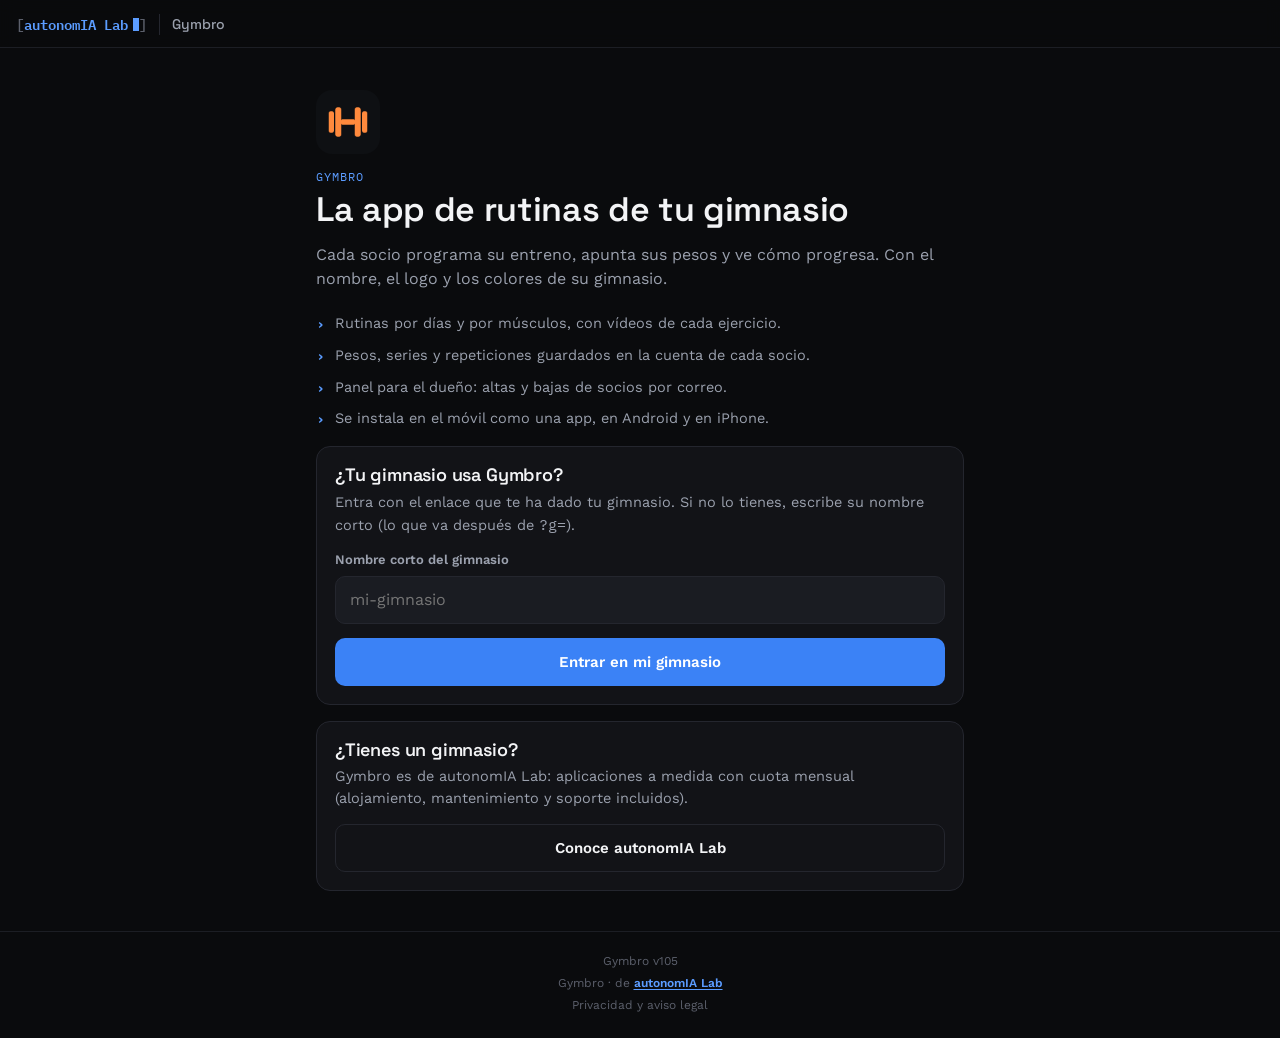
<file: inicio/index.html>
<!DOCTYPE html>
<html lang="es">
<head>
<meta charset="UTF-8">
<meta name="viewport" content="width=device-width, initial-scale=1.0, viewport-fit=cover">
<meta name="theme-color" content="#0a0b0d">
<meta name="color-scheme" content="dark">
<title>Gymbro · autonomIA Lab</title>
<meta name="description" content="Gymbro: la app de rutinas de tu gimnasio. De autonomIA Lab.">
<link rel="manifest" href="/manifest.json">
<link rel="icon" type="image/png" sizes="192x192" href="/icons/gymbro-192.png">
<link rel="apple-touch-icon" href="/icons/gymbro-192.png">
<link rel="stylesheet" href="/plataforma/plataforma.css?v=103">
<style>
  .portada{ display:flex; flex-direction:column; gap:14px; padding:18px 0 6px; }
  .portada img{ width:64px; height:64px; border-radius:16px; }
  .portada h1{ font-size:34px; }
  .portada .sub{ margin-top:0; font-size:16px; }
  .puntos{ display:flex; flex-direction:column; gap:10px; list-style:none; }
  .puntos li{ display:flex; gap:10px; color:var(--text-dim); font-size:14.5px; }
  .puntos li::before{ content:"›"; color:var(--blue-bright); font-family:var(--font-mono); font-weight:600; }
  .caja h2{ margin-bottom:6px; }
  .caja p{ color:var(--text-dim); font-size:14.5px; }
  .caja .form{ margin-top:14px; }
</style>
</head>
<body>

<!-- PÁGINA DE GYMBRO (v103): lo que se ve al abrir gymbro.autonomialab.es sin
     ?g= y sin ningún gimnasio guardado en el móvil. Estilo de autonomIA Lab. -->
<header class="cab">
  <a class="marca" href="https://www.autonomialab.es" target="_blank" rel="noopener" aria-label="autonomIA Lab">autonomIA Lab<span class="cursor" aria-hidden="true"></span></a>
  <span class="cab-producto">Gymbro</span>
</header>

<main class="app">
  <section class="vista">
    <div class="portada">
      <img src="/icons/gymbro-192.png" alt="">
      <p class="eti">Gymbro</p>
      <h1>La app de rutinas de tu gimnasio</h1>
      <p class="sub">Cada socio programa su entreno, apunta sus pesos y ve cómo progresa. Con el nombre, el logo y los colores de su gimnasio.</p>
    </div>
    <ul class="puntos">
      <li>Rutinas por días y por músculos, con vídeos de cada ejercicio.</li>
      <li>Pesos, series y repeticiones guardados en la cuenta de cada socio.</li>
      <li>Panel para el dueño: altas y bajas de socios por correo.</li>
      <li>Se instala en el móvil como una app, en Android y en iPhone.</li>
    </ul>

    <div class="caja">
      <h2>¿Tu gimnasio usa Gymbro?</h2>
      <p>Entra con el enlace que te ha dado tu gimnasio. Si no lo tienes, escribe su nombre corto (lo que va después de <span class="mono">?g=</span>).</p>
      <form class="form" id="fGimnasio" novalidate>
        <label class="campo"><span>Nombre corto del gimnasio</span><input id="gSlug" maxlength="40" autocapitalize="off" autocomplete="off" spellcheck="false" placeholder="mi-gimnasio"></label>
        <p class="error" id="gError" role="alert" hidden></p>
        <button class="btn btn-azul" type="submit" id="gIr">Entrar en mi gimnasio</button>
      </form>
    </div>

    <div class="caja">
      <h2>¿Tienes un gimnasio?</h2>
      <p>Gymbro es de autonomIA Lab: aplicaciones a medida con cuota mensual (alojamiento, mantenimiento y soporte incluidos).</p>
      <div class="form"><a class="btn btn-borde" href="https://www.autonomialab.es" target="_blank" rel="noopener">Conoce autonomIA Lab</a></div>
    </div>
  </section>
</main>

<footer class="pie">
  <span id="pVersion"></span>
  <a href="https://www.autonomialab.es" target="_blank" rel="noopener">Gymbro · de <b>autonomIA Lab</b></a>
  <a href="/legal/">Privacidad y aviso legal</a>
</footer>

<script>
const VERSION = 105;
const API_URL = 'https://dorunbacwnkwdatfscri.supabase.co/rest/v1/rpc/';
const API_KEY = 'sb_publishable_PK12CcvGBEZsFT9lsLpSIA_IsP-v8iS';
const $ = id => document.getElementById(id);
$('pVersion').textContent = 'Gymbro v' + VERSION;

// Comprueba que el gimnasio existe antes de abrirlo (así no se llega a una
// app con «Este enlace no es válido»).
$('fGimnasio').addEventListener('submit', async ev => {
  ev.preventDefault();
  const slug = $('gSlug').value.trim().toLowerCase().replace(/\s+/g, '-').replace(/\.+$/, '');
  const err = $('gError'); err.hidden = true;
  if(!/^[a-z0-9][a-z0-9-]{1,39}$/.test(slug)){ err.textContent = 'Escribe el nombre corto tal como viene en el enlace (letras, números y guiones).'; err.hidden = false; return; }
  $('gIr').disabled = true;
  try{
    const res = await fetch(API_URL + 'negocio_gymbro', { method: 'POST',
      headers: { 'apikey': API_KEY, 'Content-Type': 'application/json' }, body: JSON.stringify({ p_slug: slug }) });
    if(!res.ok) throw new Error('NO');
    location.href = '/?g=' + encodeURIComponent(slug);
  }catch(e){
    err.textContent = 'No encontramos ese gimnasio. Revisa el enlace que te dieron o pregunta en tu gimnasio.'; err.hidden = false;
    $('gIr').disabled = false;
  }
});
</script>
</body>
</html>
</file>
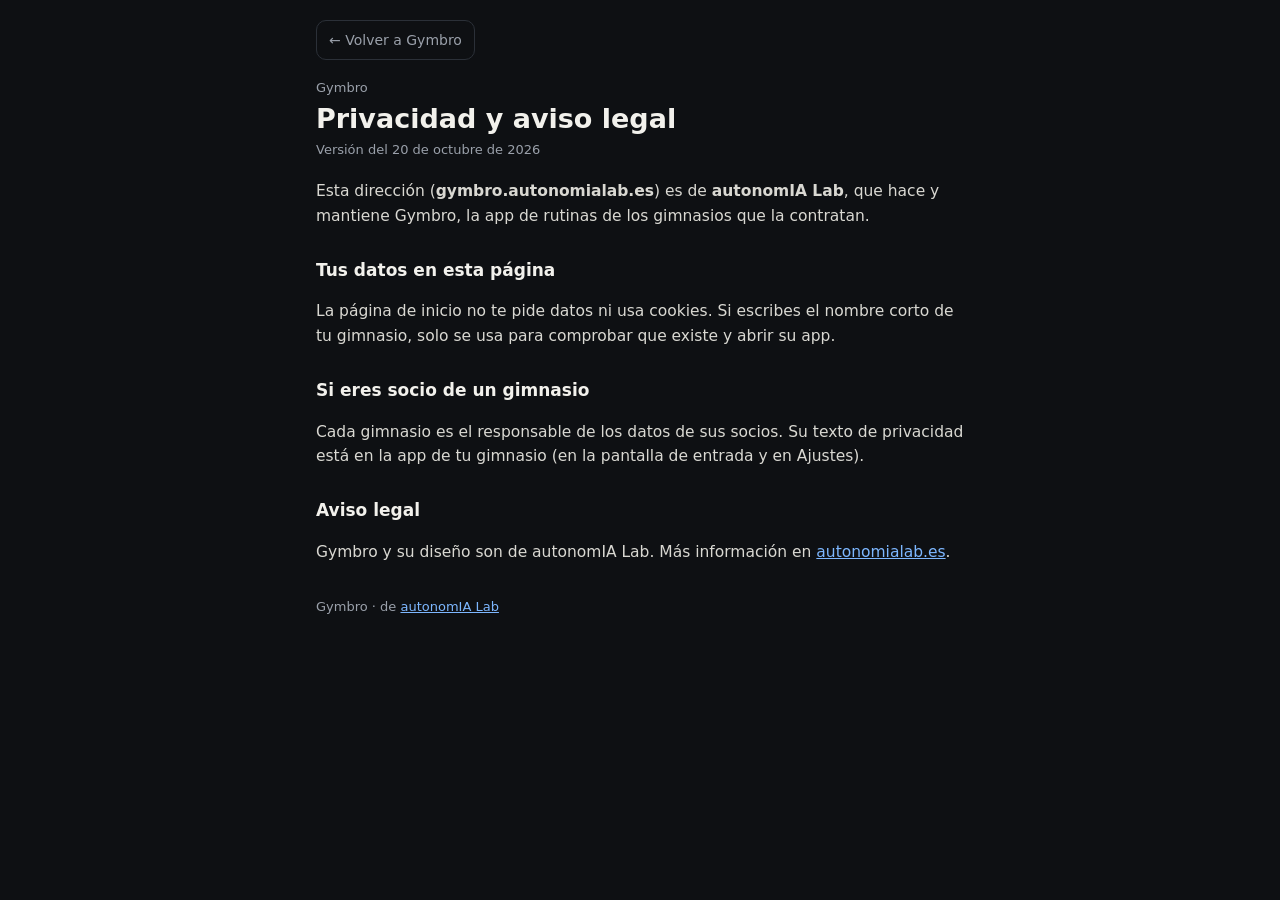
<file: legal/index.html>
<!DOCTYPE html>
<html lang="es">
<head>
<meta charset="UTF-8">
<meta name="viewport" content="width=device-width, initial-scale=1.0, viewport-fit=cover">
<meta name="theme-color" content="#0E1013">
<meta name="robots" content="noindex">
<title>Privacidad y aviso legal</title>
<link rel="icon" type="image/png" sizes="192x192" href="/icons/gymbro-192.png">
<style>
  /* Privacidad y aviso legal de cada gimnasio (v104; v105 sin Google Fonts
     en la app). Letra del sistema: esta página no manda datos a nadie más. */
  :root{ --ink:#0E1013; --panel:#181B20; --line:#2B3038; --text:#F2F1EC; --text-dim:#9AA0AA; --aviso:#FFB347; }
  *{ box-sizing:border-box; }
  html,body{ margin:0; background:var(--ink); color:var(--text); font:15.5px/1.6 system-ui,-apple-system,"Segoe UI",Roboto,sans-serif; -webkit-text-size-adjust:100%; }
  main{ max-width:680px; margin:0 auto; padding:max(20px,env(safe-area-inset-top)) 16px 48px; }
  .kicker{ font-size:13px; color:var(--text-dim); margin:0 0 4px; }
  h1{ font-size:27px; line-height:1.15; margin:0 0 6px; }
  h2{ font-size:17px; margin:28px 0 8px; }
  p, li{ color:#D9D8D2; }
  ul{ padding-left:20px; margin:8px 0; }
  li{ margin:4px 0; }
  .version{ font-size:13px; color:var(--text-dim); margin:0 0 18px; }
  .ficha{ background:var(--panel); border:1px solid var(--line); border-radius:12px; padding:14px 16px; margin:10px 0; }
  .ficha div{ color:#D9D8D2; }
  .ficha b{ color:var(--text); }
  .pendiente{ color:var(--aviso); }
  .aviso{ background:#2A2114; border:1px solid #5A4520; color:var(--aviso); border-radius:12px; padding:12px 14px; font-size:14px; margin:12px 0; }
  .volver{ display:inline-block; margin:0 0 18px; color:var(--text-dim); text-decoration:none; font-size:14px; border:1px solid var(--line); border-radius:10px; padding:8px 12px; }
  a{ color:#7DB7FF; }
  .pie{ margin-top:32px; font-size:13px; color:var(--text-dim); }
</style>
</head>
<body>
<main id="contenido"><p class="kicker">Cargando…</p></main>

<script>
// Versión del texto: la misma que privado.version_legal_gymbro() en la base.
// Si se cambia el texto, subir las dos (todos los socios lo vuelven a aceptar).
const VERSION_TEXTO = '2026-10-20.2';
const API_URL = 'https://dorunbacwnkwdatfscri.supabase.co/rest/v1/rpc/';
const API_KEY = 'sb_publishable_PK12CcvGBEZsFT9lsLpSIA_IsP-v8iS';
const SLUG = (new URLSearchParams(location.search).get('g') || '').toLowerCase();
const esc = s => String(s == null ? '' : s).replace(/[&<>"']/g, c => ({'&':'&amp;','<':'&lt;','>':'&gt;','"':'&quot;',"'":'&#39;'}[c]));
const dato = v => v ? esc(v) : '<span class="pendiente">pendiente</span>';
const fecha = v => new Date(v.slice(0, 10) + 'T00:00:00').toLocaleDateString('es-ES', { day:'numeric', month:'long', year:'numeric' });

function ficha(d, conTelefono){
  return `<div class="ficha">
    <div><b>${esc(d.titular || d.nombre)}</b>${d.titular && d.nombre && d.titular !== d.nombre ? ' (' + esc(d.nombre) + ')' : ''}</div>
    <div>NIF: ${dato(d.nif)}</div>
    <div>Domicilio: ${dato(d.domicilio)}</div>
    <div>Correo: ${d.correo ? `<a href="mailto:${esc(d.correo)}">${esc(d.correo)}</a>` : dato(null)}</div>
    ${conTelefono && d.telefono ? `<div>Teléfono: ${esc(d.telefono)}</div>` : ''}
  </div>`;
}

// Privacidad de la app de un gimnasio.
function textoGimnasio(l){
  const g = l.gimnasio, e = l.encargado, nombre = esc(g.nombre);
  const contacto = g.correo ? `<a href="mailto:${esc(g.correo)}">${esc(g.correo)}</a>` : 'el correo de contacto del gimnasio';
  return `
    <a class="volver" href="/?g=${encodeURIComponent(l.slug)}">← Volver a ${nombre}</a>
    <p class="kicker">${nombre}</p>
    <h1>Privacidad y aviso legal</h1>
    <p class="version">Versión del ${fecha(l.version)}</p>
    ${l.completo ? '' : '<div class="aviso">El gimnasio todavía no ha completado sus datos legales. Si los necesitas, pídeselos directamente.</div>'}

    <h2>1. Quién es el responsable de tus datos</h2>
    <p>La app de ${nombre} la ofrece este gimnasio a sus socios. El gimnasio es el <b>responsable</b> de tus datos:</p>
    ${ficha(g, true)}
    <p>La app funciona sobre <b>Gymbro</b>, de <b>autonomIA Lab</b>, que la aloja y la mantiene por encargo del gimnasio (<b>encargado del tratamiento</b>). autonomIA Lab solo usa tus datos para que la app funcione y siguiendo las instrucciones del gimnasio.</p>
    ${e && (e.titular || e.nif) ? ficha(e, false) : ''}

    <h2>2. Qué datos guardamos</h2>
    <ul>
      <li><b>Tu cuenta:</b> correo, nombre (si lo das) y la contraseña cifrada (nadie puede leerla).</li>
      <li><b>Tu entrenamiento:</b> la rutina que eliges, los ejercicios, los pesos, las series y repeticiones, los entrenos terminados y sus fechas, los ejercicios que añades tú y sus enlaces de vídeo.</li>
      <li><b>Tus preferencias:</b> tema de colores y orden de tus días.</li>
      <li><b>Datos técnicos:</b> la fecha de tus accesos y de cuándo aceptaste este texto.</li>
    </ul>
    <p>No pedimos datos de salud, ni de pago, ni tu ubicación.</p>

    <h2>3. Para qué y con qué derecho</h2>
    <ul>
      <li>Para darte el servicio de la app: guardar tu rutina y tu progreso y que puedas verlos en cualquier móvil (es lo que pides al crear la cuenta).</li>
      <li>Para que el gimnasio gestione quién es socio: altas, bajas y, de forma resumida, cuándo entrenó por última vez y cuántos entrenos hizo este mes. <b>El gimnasio no ve tus pesos ni tu rutina.</b></li>
      <li>Para mandarte los correos de la cuenta: la invitación y el cambio de contraseña. No mandamos publicidad.</li>
    </ul>

    <h2>4. Cuánto tiempo</h2>
    <p>Mientras tengas la cuenta. En la app, <b>Ajustes → Eliminar cuenta</b> borra en el momento tu rutina, tus pesos, tu historial y tus ejercicios propios, y desactiva tu acceso. Solo se conserva, sin tu correo, la fecha en que aceptaste este texto, como prueba.</p>

    <h2>5. Quién más los trata</h2>
    <ul>
      <li><b>Supabase</b>: la base de datos, con servidores en Fráncfort (Unión Europea).</li>
      <li><b>Resend</b>: envía los correos de invitación y de contraseña (solo tu correo y el enlace).</li>
      <li><b>GitHub Pages</b>: sirve las páginas de la app (no recibe tus datos de entrenamiento).</li>
    </ul>
    <p>Resend y GitHub son empresas de Estados Unidos; se usan con las garantías previstas por la ley europea (cláusulas contractuales tipo o el Marco de Privacidad de Datos UE-EE. UU.). No vendemos ni cedemos tus datos a nadie más.</p>

    <h2>6. Tus derechos</h2>
    <p>Puedes pedir ver, corregir, borrar o llevarte tus datos, oponerte a su uso o limitarlo, escribiendo a ${contacto}. Si crees que no se respetan, puedes reclamar ante la <a href="https://www.aepd.es" target="_blank" rel="noopener">Agencia Española de Protección de Datos</a>.</p>

    <h2>7. Edad</h2>
    <p>Para crear una cuenta tienes que tener <b>14 años o más</b>.</p>

    <h2>8. Cookies y almacenamiento en tu móvil</h2>
    <p>La app no usa cookies de publicidad ni de análisis. Guarda en tu móvil lo necesario para funcionar: tu sesión, tu tema y lo último que viste (se borra al cerrar la sesión), y el nombre, los colores y el logo del gimnasio (para abrir rápido y sin señal).</p>

    <h2>9. Aviso legal</h2>
    <p>Esta app es un servicio de ${nombre} para sus socios, cuyos datos aparecen arriba. La plataforma Gymbro y su diseño son de autonomIA Lab. Las rutinas y los ejercicios son orientativos: entrena con cabeza y consulta a un profesional si tienes dudas o alguna lesión.</p>

    <p class="pie">Gymbro · de <a href="https://www.autonomialab.es" target="_blank" rel="noopener">autonomIA Lab</a></p>`;
}

// Sin gimnasio: la página principal de Gymbro.
function textoGeneral(){
  return `
    <a class="volver" href="/inicio/">← Volver a Gymbro</a>
    <p class="kicker">Gymbro</p>
    <h1>Privacidad y aviso legal</h1>
    <p class="version">Versión del ${fecha(VERSION_TEXTO)}</p>
    <p>Esta dirección (<b>gymbro.autonomialab.es</b>) es de <b>autonomIA Lab</b>, que hace y mantiene Gymbro, la app de rutinas de los gimnasios que la contratan.</p>
    <h2>Tus datos en esta página</h2>
    <p>La página de inicio no te pide datos ni usa cookies. Si escribes el nombre corto de tu gimnasio, solo se usa para comprobar que existe y abrir su app.</p>
    <h2>Si eres socio de un gimnasio</h2>
    <p>Cada gimnasio es el responsable de los datos de sus socios. Su texto de privacidad está en la app de tu gimnasio (en la pantalla de entrada y en Ajustes).</p>
    <h2>Aviso legal</h2>
    <p>Gymbro y su diseño son de autonomIA Lab. Más información en <a href="https://www.autonomialab.es" target="_blank" rel="noopener">autonomialab.es</a>.</p>
    <p class="pie">Gymbro · de <a href="https://www.autonomialab.es" target="_blank" rel="noopener">autonomIA Lab</a></p>`;
}

(async () => {
  const caja = document.getElementById('contenido');
  if(!SLUG){ caja.innerHTML = textoGeneral(); return; }
  try{
    const res = await fetch(API_URL + 'legal_gymbro', { method: 'POST',
      headers: { 'apikey': API_KEY, 'Content-Type': 'application/json' }, body: JSON.stringify({ p_slug: SLUG }) });
    if(!res.ok) throw new Error('NO');
    const l = await res.json();
    document.title = 'Privacidad · ' + l.gimnasio.nombre;
    caja.innerHTML = textoGimnasio(l);
  }catch(e){
    caja.innerHTML = `<p class="kicker">Gymbro</p><h1>Privacidad y aviso legal</h1>
      <p>No se pudo cargar el texto de este gimnasio. Revisa la conexión o el enlace y vuelve a intentarlo.</p>
      <a class="volver" href="/legal/">Ver el texto general de Gymbro</a>`;
  }
})();
</script>
</body>
</html>
</file>
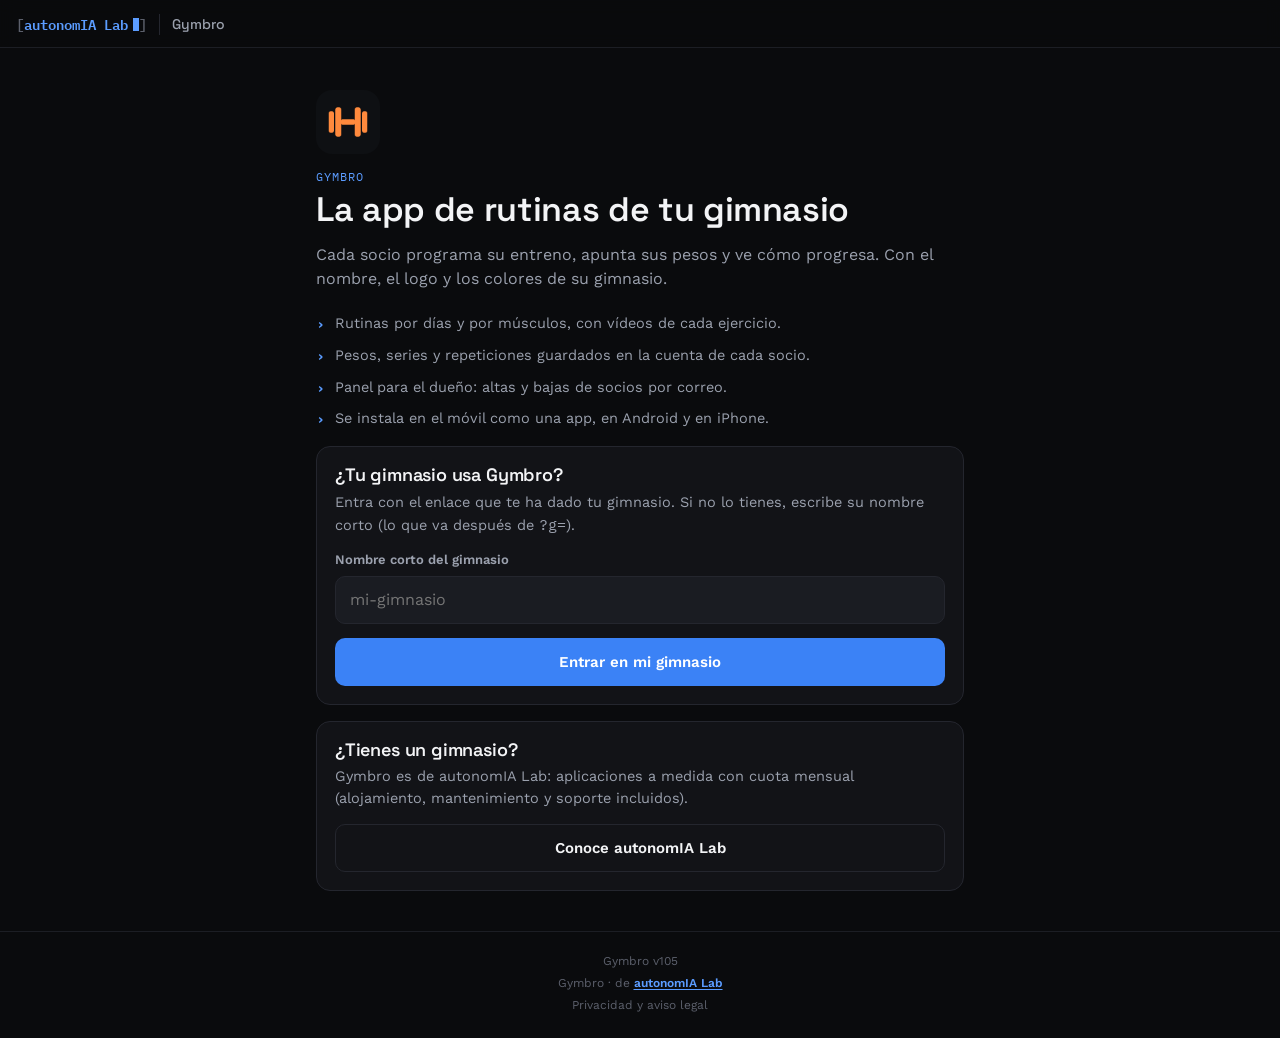
<file: panel/index.html>
<!DOCTYPE html>
<html lang="es">
<head>
<meta charset="UTF-8">
<meta name="viewport" content="width=device-width, initial-scale=1.0, viewport-fit=cover">
<title>Panel · Gymbro</title>
<meta name="theme-color" content="#0E1013">
<meta name="robots" content="noindex">
<link rel="icon" type="image/png" sizes="192x192" href="/icons/gymbro-192.png">
<link rel="apple-touch-icon" href="/icons/gymbro-192.png">
<link rel="stylesheet" href="/fuentes/fuentes.css?v=105">
<style>
  /* Panel del dueño de cada gimnasio (v99). Mismo estilo oscuro que la app. */
  :root{
    --ink:#0E1013; --panel:#181B20; --panel-2:#1F2329; --line:#2B3038;
    --text:#F2F1EC; --text-dim:#9AA0AA;
    --naranja:#FF8A3D; --verde:#33D17A; --azul:#4FA3FF; --rojo:#FF5D5D;
    --titulos:'Archivo Black','Archivo',system-ui,sans-serif;
    --cuerpo:'Archivo',system-ui,sans-serif;
  }
  *{box-sizing:border-box;}
  html,body{margin:0;background:var(--ink);color:var(--text);font-family:var(--cuerpo);-webkit-text-size-adjust:100%;}
  body{min-height:100vh;}
  button,input{font:inherit;color:inherit;}
  [hidden]{display:none!important;}
  .envoltorio{max-width:640px;margin:0 auto;padding:max(18px,env(safe-area-inset-top)) max(16px,env(safe-area-inset-right)) 40px max(16px,env(safe-area-inset-left));}
  .logo-gym{display:block;width:52px;height:52px;border-radius:14px;object-fit:cover;margin:0 0 12px;}
  .kicker{font-size:13px;color:var(--text-dim);margin:0 0 2px;letter-spacing:.2px;}
  h1{font-family:var(--titulos);font-size:30px;margin:0;line-height:1.1;}
  h2{font-family:var(--titulos);font-size:17px;margin:0 0 12px;}
  .cabecera{display:flex;align-items:flex-end;justify-content:space-between;gap:12px;margin-bottom:22px;}
  .enlace-sutil{background:none;border:1px solid var(--line);border-radius:10px;padding:9px 12px;font-size:13px;color:var(--text-dim);cursor:pointer;text-decoration:none;white-space:nowrap;}
  .campo{display:flex;flex-direction:column;gap:6px;margin-bottom:14px;}
  .campo label{font-size:11.5px;color:var(--text-dim);text-transform:uppercase;letter-spacing:.6px;}
  .campo input{background:var(--panel-2);border:1px solid var(--line);border-radius:12px;padding:14px;font-size:16px;outline:none;width:100%;}
  .campo input:focus{border-color:var(--text-dim);}
  .boton{width:100%;background:var(--text);color:var(--ink);border:0;border-radius:12px;padding:15px;font-weight:700;font-size:15px;cursor:pointer;min-height:50px;}
  .boton:active{transform:scale(.98);}
  .boton:disabled{opacity:.5;}
  .boton.peligro{background:var(--rojo);color:#fff;}
  .boton.secundario{background:var(--panel-2);color:var(--text);border:1px solid var(--line);}
  .mensaje{font-size:13px;color:var(--text-dim);text-align:center;margin-top:12px;min-height:16px;}
  .mensaje.error{color:var(--naranja);}
  #vEntrar{min-height:80vh;display:flex;flex-direction:column;justify-content:center;max-width:420px;margin:0 auto;}
  #vEntrar h1{margin-bottom:24px;}

  .cifras{display:grid;grid-template-columns:repeat(3,1fr);gap:10px;margin-bottom:16px;}
  .cifra{background:var(--panel);border:1px solid var(--line);border-radius:14px;padding:14px 12px;}
  .cifra b{display:block;font-family:var(--titulos);font-size:26px;font-variant-numeric:tabular-nums;}
  .cifra span{font-size:12px;color:var(--text-dim);line-height:1.3;display:block;margin-top:4px;}
  .ajuste{display:flex;align-items:center;justify-content:space-between;gap:14px;background:var(--panel);border:1px solid var(--line);border-radius:14px;padding:14px 16px;margin-bottom:16px;}
  .ajuste p{margin:0;}
  .ajuste .t{font-weight:600;font-size:15px;}
  .ajuste .d{font-size:12.5px;color:var(--text-dim);margin-top:3px;line-height:1.35;}
  .interruptor{position:relative;width:52px;height:30px;flex:none;}
  .interruptor input{opacity:0;width:100%;height:100%;margin:0;position:absolute;inset:0;cursor:pointer;z-index:1;}
  .interruptor span{position:absolute;inset:0;background:var(--panel-2);border:1px solid var(--line);border-radius:30px;transition:background .15s;}
  .interruptor span::after{content:"";position:absolute;top:3px;left:3px;width:22px;height:22px;border-radius:50%;background:var(--text-dim);transition:transform .15s,background .15s;}
  .interruptor input:checked + span{background:var(--verde);border-color:var(--verde);}
  .interruptor input:checked + span::after{transform:translateX(22px);background:#fff;}
  .interruptor input:focus-visible + span{outline:2px solid var(--text);outline-offset:2px;}

  .barra-socios{display:flex;gap:10px;align-items:center;margin:22px 0 12px;}
  .barra-socios h2{margin:0;flex:1;}
  .boton-alta{background:var(--text);color:var(--ink);border:0;border-radius:10px;padding:10px 14px;font-weight:700;font-size:14px;cursor:pointer;white-space:nowrap;}
  .buscar{width:100%;background:var(--panel-2);border:1px solid var(--line);border-radius:12px;padding:12px 14px;font-size:16px;outline:none;margin-bottom:12px;}
  .lista{display:flex;flex-direction:column;gap:10px;}
  .socio{display:block;width:100%;text-align:left;background:var(--panel);border:1px solid var(--line);border-radius:14px;padding:14px 16px;cursor:pointer;}
  .socio.baja{opacity:.55;}
  .socio .fila{display:flex;align-items:center;gap:8px;flex-wrap:wrap;}
  .socio .nombre{font-weight:700;font-size:16px;}
  .socio .correo{font-size:13px;color:var(--text-dim);margin-top:3px;word-break:break-all;}
  .socio .uso{font-size:13px;margin-top:8px;color:var(--text);}
  .socio .uso em{font-style:normal;color:var(--text-dim);}
  .etiqueta{font-size:11px;font-weight:700;letter-spacing:.3px;padding:3px 8px;border-radius:20px;border:1px solid currentColor;}
  .etiqueta.admin{color:var(--azul);}
  .etiqueta.pendiente{color:var(--naranja);}
  .etiqueta.baja{color:var(--rojo);}
  .etiqueta.tu{color:var(--text-dim);}
  .vacio{color:var(--text-dim);font-size:14px;text-align:center;padding:20px 0;}
  .pie{text-align:center;font-size:11.5px;color:var(--text-dim);margin-top:34px;line-height:1.6;}
  .pie a{color:var(--text-dim);}

  .velo{position:fixed;inset:0;background:rgba(0,0,0,.6);display:flex;align-items:flex-end;justify-content:center;z-index:20;}
  .hoja{background:var(--panel);border:1px solid var(--line);border-bottom:0;border-radius:20px 20px 0 0;width:100%;max-width:640px;padding:20px max(16px,env(safe-area-inset-right)) max(24px,env(safe-area-inset-bottom)) max(16px,env(safe-area-inset-left));max-height:90vh;overflow:auto;}
  .hoja .cab{display:flex;justify-content:space-between;align-items:flex-start;gap:12px;margin-bottom:14px;}
  .hoja .cab h2{margin:0;}
  .hoja .sub{font-size:13px;color:var(--text-dim);margin:4px 0 0;word-break:break-all;}
  .cerrar{background:var(--panel-2);border:1px solid var(--line);border-radius:50%;width:36px;height:36px;flex:none;cursor:pointer;font-size:18px;line-height:1;}
  .acciones{display:flex;flex-direction:column;gap:10px;}
  .dato{display:flex;justify-content:space-between;font-size:14px;padding:9px 0;border-bottom:1px solid var(--line);}
  .dato span:first-child{color:var(--text-dim);}
  .datos{margin-bottom:16px;}
  .aviso{position:fixed;left:50%;bottom:max(20px,env(safe-area-inset-bottom));transform:translateX(-50%);background:var(--text);color:var(--ink);padding:11px 16px;border-radius:12px;font-size:14px;font-weight:600;z-index:30;max-width:calc(100% - 32px);text-align:center;}
  @media (prefers-reduced-motion:reduce){*{transition:none!important;}}
</style>
</head>
<body>
<div class="envoltorio">

  <section id="vEntrar" hidden>
    <img class="logo-gym" alt="" hidden>
    <p class="kicker" id="eNegocio">Gymbro</p>
    <h1>Panel</h1>
    <div class="campo"><label for="eCorreo">Correo</label><input type="email" id="eCorreo" autocomplete="email"></div>
    <div class="campo"><label for="eClave">Contraseña</label><input type="password" id="eClave" autocomplete="current-password"></div>
    <button class="boton" id="eEntrar">Entrar</button>
    <p class="mensaje" id="eMsg"></p>
  </section>

  <section id="vPanel" hidden>
    <div class="cabecera">
      <div>
        <img class="logo-gym" alt="" hidden>
        <p class="kicker" id="pNegocio"></p>
        <h1>Panel</h1>
      </div>
      <a class="enlace-sutil" id="pApp" href="/">Abrir la app</a>
    </div>

    <div class="cifras">
      <div class="cifra"><b id="cActivos">0</b><span>socios activos</span></div>
      <div class="cifra"><b id="cSemana">0</b><span>han entrenado esta semana</span></div>
      <div class="cifra"><b id="cPendientes">0</b><span>invitaciones sin aceptar</span></div>
    </div>

    <div class="ajuste">
      <div>
        <p class="t">Registro libre</p>
        <p class="d" id="dRegistro">Cualquiera con la app puede crearse una cuenta.</p>
      </div>
      <label class="interruptor"><input type="checkbox" id="sRegistro" aria-label="Registro libre"><span></span></label>
    </div>

    <div class="barra-socios">
      <h2>Socios</h2>
      <button class="boton-alta" id="bAlta">+ Dar de alta</button>
    </div>
    <input type="search" class="buscar" id="buscar" placeholder="Buscar por nombre o correo" aria-label="Buscar socio">
    <div class="lista" id="lista"></div>

    <p class="pie"><span id="pVersion"></span><br>Gymbro · panel por <a href="https://www.autonomialab.es" target="_blank" rel="noopener">autonomIA Lab</a> · <a id="pLegal" href="/legal/" target="_blank" rel="noopener">Privacidad</a><br><button class="enlace-sutil" id="bSalir" style="margin-top:12px;">Cerrar sesión</button></p>
  </section>

</div>

<div class="velo" id="velo" hidden>
  <div class="hoja" role="dialog" aria-modal="true" id="hoja"></div>
</div>
<div class="aviso" id="aviso" hidden></div>

<!-- v107 — librería de Supabase (login), guardada en la propia web. Licencia MIT. -->
<script src="/vendor/supabase-js-2.45.4/supabase.js"></script>
<script>
const VERSION = 108;
const API_URL = 'https://dorunbacwnkwdatfscri.supabase.co/rest/v1/rpc/';
const FUNC_URL = 'https://dorunbacwnkwdatfscri.supabase.co/functions/v1/';
const API_KEY = 'sb_publishable_PK12CcvGBEZsFT9lsLpSIA_IsP-v8iS';
// v103 — sin ?g= se abre el último gimnasio de este móvil o la página de Gymbro.
const NEGOCIO = (new URLSearchParams(location.search).get('g') || '').toLowerCase();
if(!NEGOCIO){
  let g = null; try{ g = localStorage.getItem('gymbro.ultimo'); }catch(e){}
  location.replace(g ? '/panel/?g=' + encodeURIComponent(g) : '/inicio/');
}
// La misma sesión que la app: si el dueño ya entró en la app, entra directo.
// v107 — es la sesión del login de Supabase (la guarda y renueva la librería).
const SESION_KEY = 'gymbro.sesion.' + NEGOCIO;
const sb = supabase.createClient('https://dorunbacwnkwdatfscri.supabase.co', API_KEY, {
  auth: { storageKey: 'gymbro.sb.' + NEGOCIO, persistSession: true, autoRefreshToken: true, detectSessionInUrl: false },
});
try{ localStorage.removeItem(SESION_KEY); }catch(e){} // sesión propia de antes: ya no vale
let datos = null;

const $ = id => document.getElementById(id);
document.getElementById('pVersion').textContent = 'Panel v' + VERSION;
document.getElementById('pLegal').href = '/legal/?g=' + encodeURIComponent(NEGOCIO);
$('pApp').href = '/?g=' + encodeURIComponent(NEGOCIO);

const TEXTO_ERROR = {
  CREDENCIALES: 'Correo o contraseña incorrectos.',
  BLOQUEADO: 'Demasiados intentos. Espera 15 minutos y vuelve a probar.',
  SIN_PERMISO: 'Esta cuenta no es de administración de este gimnasio.',
  SESION_CADUCADA: 'Tu sesión ha caducado. Vuelve a entrar.',
  EMAIL_EN_USO: 'Ese correo ya tiene una cuenta.',
  EMAIL_NO_VALIDO: 'Revisa el correo: no parece válido.',
  FALTAN_DATOS: 'Falta el nombre.',
  NO_A_TI_MISMO: 'No puedes darte de baja a ti mismo.',
  ULTIMO_ADMIN: 'Tiene que quedar al menos una persona de administración.',
  DEMASIADOS_INTENTOS: 'Demasiadas altas hoy. Prueba mañana.',
  USUARIO_NO_VALIDO: 'Ese socio no es de este gimnasio.',
  NEGOCIO_NO_VALIDO: 'Este enlace no es válido.',
};
const textoError = e => TEXTO_ERROR[e && e.message] || 'Ocurrió un error, inténtalo de nuevo.';
const esc = s => String(s == null ? '' : s).replace(/[&<>"']/g, c => ({'&':'&amp;','<':'&lt;','>':'&gt;','"':'&quot;',"'":'&#39;'}[c]));

async function api(fn, args){
  const ctrl = new AbortController();
  const timer = setTimeout(()=> ctrl.abort(), 20000);
  let tk = null;
  try{ const { data } = await sb.auth.getSession(); tk = data.session ? data.session.access_token : null; }catch(e){}
  let res;
  try{
    res = await fetch(API_URL + fn, { method:'POST', headers:{ 'apikey': API_KEY, 'Content-Type':'application/json', ...(tk ? { 'Authorization': 'Bearer ' + tk } : {}) },
      body: JSON.stringify(args || {}), signal: ctrl.signal });
  } finally { clearTimeout(timer); }
  const text = await res.text();
  let body = null; try{ body = text ? JSON.parse(text) : null; }catch(e){}
  if(!res.ok) throw new Error((body && body.message) || 'ERROR');
  return body;
}

let avisoTimer = null;
function aviso(msg){
  const el = $('aviso'); el.textContent = msg; el.hidden = false;
  clearTimeout(avisoTimer); avisoTimer = setTimeout(()=> el.hidden = true, 2600);
}

// ---- Entrar ----
function mostrarEntrar(msg, error){
  $('vPanel').hidden = true; $('vEntrar').hidden = false;
  $('eMsg').textContent = msg || ''; $('eMsg').classList.toggle('error', !!error);
}
$('eEntrar').addEventListener('click', async ()=>{
  const email = $('eCorreo').value.trim().replace(/\.+$/, ''), clave = $('eClave').value;
  if(/\s/.test(email)){ mostrarEntrar('El correo tiene un espacio: revísalo.', true); return; }
  if(!email || !clave){ mostrarEntrar('Completa correo y contraseña.', true); return; }
  $('eMsg').textContent = 'Un momento...'; $('eMsg').classList.remove('error');
  try{
    const { error } = await sb.auth.signInWithPassword({ email, password: clave });
    if(error) throw new Error(error.status === 429 ? 'DEMASIADOS_INTENTOS' : 'CREDENCIALES');
    let r;
    try{ r = await api('yo_gymbro', {}); }catch(e2){ r = null; }
    // Cuenta de otro gimnasio o de otro producto: fuera, con el mismo aviso que una contraseña mala.
    if(!r || !r.negocio || r.negocio.slug !== NEGOCIO){ await sb.auth.signOut({ scope: 'local' }).catch(()=>{}); throw new Error('CREDENCIALES'); }
    // Un socio que no administra se queda con su sesión (vale para la app), pero aquí no entra.
    if(r.rol !== 'admin'){ mostrarEntrar(TEXTO_ERROR.SIN_PERMISO, true); return; }
    $('eClave').value = '';
    await cargar();
  }catch(e){ mostrarEntrar(textoError(e), true); }
});
$('eClave').addEventListener('keydown', e => { if(e.key === 'Enter') $('eEntrar').click(); });
$('bSalir').addEventListener('click', async ()=>{
  try{ await sb.auth.signOut({ scope: 'local' }); }catch(e){}
  try{ localStorage.removeItem(SESION_KEY + '.yo'); }catch(e){}
  datos = null;
  mostrarEntrar('Has cerrado la sesión.');
});

// ---- Panel ----
async function cargar(){
  try{
    datos = await api('panel_gymbro', {});
    if(datos.negocio && datos.negocio.slug !== NEGOCIO) throw new Error('SESION_CADUCADA');
  }catch(e){
    if(e.message === 'SESION_CADUCADA') await sb.auth.signOut({ scope: 'local' }).catch(()=>{});
    mostrarEntrar(e.message === 'SESION_CADUCADA' ? '' : textoError(e), e.message !== 'SESION_CADUCADA');
    return;
  }
  $('vEntrar').hidden = true; $('vPanel').hidden = false;
  pintar();
}

function hace(fecha){
  if(!fecha) return 'nunca';
  const hoy = new Date(); hoy.setHours(0,0,0,0);
  const d = new Date(fecha + 'T00:00:00');
  const n = Math.round((hoy - d) / 86400000);
  if(n <= 0) return 'hoy';
  if(n === 1) return 'ayer';
  if(n < 30) return `hace ${n} días`;
  return d.toLocaleDateString('es-ES', { day:'numeric', month:'short' });
}

function pintar(){
  const n = datos.negocio;
  $('pNegocio').textContent = n.nombre; $('eNegocio').textContent = n.nombre;
  document.title = 'Panel · ' + n.nombre;
  const socios = datos.socios;
  const activos = socios.filter(s => s.activo && !s.pendiente);
  $('cActivos').textContent = activos.length;
  $('cSemana').textContent = socios.filter(s => s.activo && s.entrenos_semana > 0).length;
  $('cPendientes').textContent = socios.filter(s => s.activo && s.pendiente).length;
  $('sRegistro').checked = !!n.registro_abierto;
  $('dRegistro').textContent = n.registro_abierto
    ? 'Cualquiera con la app puede crearse una cuenta.'
    : 'Solo entra quien des de alta tú.';
  pintarLista();
}

function pintarLista(){
  const q = $('buscar').value.trim().toLowerCase();
  const socios = datos.socios.filter(s => !q || (s.nombre + ' ' + s.email).toLowerCase().includes(q));
  if(!socios.length){ $('lista').innerHTML = `<p class="vacio">${q ? 'Nadie coincide con la búsqueda.' : 'Todavía no hay socios.'}</p>`; return; }
  $('lista').innerHTML = socios.map(s => {
    const etiquetas = [
      s.id === datos.yo ? '<span class="etiqueta tu">Tú</span>' : '',
      s.rol === 'admin' ? '<span class="etiqueta admin">Admin</span>' : '',
      !s.activo ? '<span class="etiqueta baja">De baja</span>' : s.pendiente ? '<span class="etiqueta pendiente">Invitación enviada</span>' : '',
    ].join('');
    const uso = s.pendiente && s.activo ? '<em>Aún no ha elegido su contraseña</em>'
      : `Último entreno: ${hace(s.ultimo_entreno)} <em>· este mes: ${s.entrenos_mes}</em>`;
    return `<button class="socio${s.activo ? '' : ' baja'}" data-id="${s.id}">
      <div class="fila"><span class="nombre">${esc(s.nombre)}</span>${etiquetas}</div>
      <div class="correo">${esc(s.email)}</div>
      <div class="uso">${uso}</div></button>`;
  }).join('');
}
$('buscar').addEventListener('input', pintarLista);
$('lista').addEventListener('click', e => {
  const b = e.target.closest('.socio'); if(!b) return;
  abrirSocio(datos.socios.find(s => s.id === Number(b.dataset.id)));
});

$('sRegistro').addEventListener('change', async e => {
  const abierto = e.target.checked;
  try{
    await api('panel_registro_gymbro', { p_abierto: abierto });
    datos.negocio.registro_abierto = abierto; pintar();
    aviso(abierto ? 'Registro libre abierto.' : 'Registro libre cerrado.');
  }catch(err){ e.target.checked = !abierto; aviso(textoError(err)); }
});

// ---- Hojas (ventanas desde abajo) ----
function abrirHoja(html){
  $('hoja').innerHTML = html; $('velo').hidden = false;
  const c = $('hoja').querySelector('.cerrar'); if(c) c.addEventListener('click', cerrarHoja);
}
function cerrarHoja(){ $('velo').hidden = true; $('hoja').innerHTML = ''; }
$('velo').addEventListener('click', e => { if(e.target === $('velo')) cerrarHoja(); });
document.addEventListener('keydown', e => { if(e.key === 'Escape' && !$('velo').hidden) cerrarHoja(); });
const cab = (titulo, sub) => `<div class="cab"><div><h2>${titulo}</h2>${sub ? `<p class="sub">${sub}</p>` : ''}</div><button class="cerrar" aria-label="Cerrar">×</button></div>`;

async function mandarInvitacion(email){
  try{
    await fetch(FUNC_URL + 'recuperar-contrasena-gymbro', { method:'POST',
      headers:{ 'apikey': API_KEY, 'Content-Type':'application/json' }, body: JSON.stringify({ email, bienvenida: true }) });
    return true;
  }catch(e){ return false; }
}

$('bAlta').addEventListener('click', ()=>{
  abrirHoja(cab('Dar de alta a un socio', 'Le llegará un correo para elegir su contraseña.') + `
    <div class="campo"><label for="aNombre">Nombre</label><input id="aNombre" autocomplete="off" maxlength="60"></div>
    <div class="campo"><label for="aCorreo">Correo</label><input type="email" id="aCorreo" autocomplete="off"></div>
    <button class="boton" id="aGuardar">Dar de alta y mandar invitación</button>
    <p class="mensaje" id="aMsg"></p>`);
  $('aNombre').focus();
  $('aGuardar').addEventListener('click', async ()=>{
    const nombre = $('aNombre').value.trim(), email = $('aCorreo').value.trim().replace(/\.+$/, ''); // el dictado añade a veces un punto final
    const msg = (t, err) => { $('aMsg').textContent = t; $('aMsg').classList.toggle('error', !!err); };
    if(!nombre){ msg('Falta el nombre.', true); return; }
    if(/\s/.test(email) || !/^[^@]+@[^@]+\.[^@]+$/.test(email)){ msg('Revisa el correo: no parece válido.', true); return; }
    $('aGuardar').disabled = true; msg('Un momento...');
    try{
      await api('panel_alta_socio_gymbro', { p_email: email, p_nombre: nombre });
      const ok = await mandarInvitacion(email);
      cerrarHoja(); await cargar();
      aviso(ok ? `Dado de alta. Invitación enviada a ${email}.` : 'Dado de alta, pero no se pudo mandar el correo. Usa «Reenviar invitación».');
    }catch(e){ $('aGuardar').disabled = false; msg(textoError(e), true); }
  });
});

function abrirSocio(s){
  const yo = s.id === datos.yo;
  const filas = [
    ['Rol', s.rol === 'admin' ? 'Administración' : 'Socio'],
    ['Estado', !s.activo ? 'De baja' : s.pendiente ? 'Invitación enviada' : 'Activo'],
    ['Alta', new Date(s.alta).toLocaleDateString('es-ES', { day:'numeric', month:'short', year:'numeric' })],
    ['Último entreno', hace(s.ultimo_entreno)],
    ['Entrenos este mes', s.entrenos_mes],
  ].map(([a, b]) => `<div class="dato"><span>${a}</span><span>${esc(b)}</span></div>`).join('');
  const acciones = [];
  if(s.activo && s.pendiente) acciones.push('<button class="boton secundario" data-accion="invitar">Reenviar invitación</button>');
  if(s.activo) acciones.push(s.rol === 'admin'
    ? '<button class="boton secundario" data-accion="quitar-admin">Quitar administración</button>'
    : '<button class="boton secundario" data-accion="hacer-admin">Hacer administrador</button>');
  if(!yo) acciones.push(s.activo
    ? '<button class="boton peligro" data-accion="baja">Dar de baja</button>'
    : '<button class="boton" data-accion="reactivar">Reactivar</button>');
  abrirHoja(cab(esc(s.nombre) + (yo ? ' (tú)' : ''), esc(s.email)) + `<div class="datos">${filas}</div>
    <div class="acciones">${acciones.join('')}</div><p class="mensaje" id="sMsg"></p>`);
  $('hoja').querySelectorAll('[data-accion]').forEach(b => b.addEventListener('click', () => accion(s, b.dataset.accion)));
}

function confirmar(titulo, texto, boton, peligro, alConfirmar){
  abrirHoja(cab(titulo) + `<p style="font-size:15px;line-height:1.5;margin:0 0 18px;">${texto}</p>
    <div class="acciones"><button class="boton ${peligro ? 'peligro' : ''}" id="cSi">${boton}</button>
    <button class="boton secundario" id="cNo">Cancelar</button></div><p class="mensaje" id="cMsg"></p>`);
  $('cNo').addEventListener('click', cerrarHoja);
  $('cSi').addEventListener('click', async ()=>{
    $('cSi').disabled = true;
    try{ await alConfirmar(); }
    catch(e){ $('cSi').disabled = false; $('cMsg').textContent = textoError(e); $('cMsg').classList.add('error'); }
  });
}

async function accion(s, a){
  const nombre = esc(s.nombre);
  if(a === 'invitar'){
    const ok = await mandarInvitacion(s.email);
    cerrarHoja(); aviso(ok ? `Invitación enviada a ${s.email}.` : 'No se pudo mandar. Revisa la conexión.');
    return;
  }
  if(a === 'baja') return confirmar(`¿Dar de baja a ${nombre}?`, 'Ya no podrá entrar en la app. Sus datos se guardan y puedes reactivarlo cuando quieras.', 'Sí, dar de baja', true, async ()=>{
    await api('panel_estado_socio_gymbro', { p_usuario: s.id, p_activo: false });
    cerrarHoja(); await cargar(); aviso(`${s.nombre} está de baja.`);
  });
  if(a === 'reactivar') return confirmar(`¿Reactivar a ${nombre}?`, 'Podrá volver a entrar con su correo y su contraseña.', 'Sí, reactivar', false, async ()=>{
    await api('panel_estado_socio_gymbro', { p_usuario: s.id, p_activo: true });
    cerrarHoja(); await cargar(); aviso(`${s.nombre} vuelve a estar activo.`);
  });
  if(a === 'hacer-admin') return confirmar(`¿Hacer administrador a ${nombre}?`, 'Podrá entrar en este panel: ver a los socios, darlos de alta y de baja y cambiar el registro libre.', 'Sí, hacer administrador', false, async ()=>{
    await api('panel_rol_socio_gymbro', { p_usuario: s.id, p_rol: 'admin' });
    cerrarHoja(); await cargar(); aviso(`${s.nombre} ya es administrador.`);
  });
  if(a === 'quitar-admin') return confirmar(`¿Quitar la administración a ${nombre}?`, s.id === datos.yo
    ? 'Dejarás de poder entrar en este panel.' : 'Dejará de poder entrar en este panel. Seguirá usando la app como socio.', 'Sí, quitarla', true, async ()=>{
    await api('panel_rol_socio_gymbro', { p_usuario: s.id, p_rol: 'socio' });
    cerrarHoja();
    if(s.id === datos.yo){ mostrarEntrar('Ya no tienes administración en este gimnasio.'); return; }
    await cargar(); aviso(`${s.nombre} ya no es administrador.`);
  });
}

// v102 — logo del gimnasio (el mismo que guarda la app en el móvil; solo
// se baja de nuevo si cambió su huella).
const ASPECTO_KEY = 'gymbro.aspecto.' + NEGOCIO;
function ponerLogo(logo){
  document.querySelectorAll('.logo-gym').forEach(img => { img.hidden = !logo; if(logo) img.src = logo; });
  document.querySelectorAll('link[rel="icon"], link[rel="apple-touch-icon"]').forEach(l => l.href = logo || '/icons/gymbro-192.png');
}
async function cargarLogo(n){
  let g = null;
  try{ g = JSON.parse(localStorage.getItem(ASPECTO_KEY)); }catch(e){}
  if(!n.logo_v){ ponerLogo(null); return; }
  if(g && g.logo_v === n.logo_v && g.logo){ ponerLogo(g.logo); return; }
  try{ ponerLogo((await api('logo_gymbro', { p_slug: NEGOCIO })).logo); }catch(e){}
}

// ---- Arranque ----
(async ()=>{
  try{ const n = await api('negocio_gymbro', { p_slug: NEGOCIO }); $('eNegocio').textContent = n.nombre; cargarLogo(n); }catch(e){}
  let haySesion = false;
  try{ haySesion = !!(await sb.auth.getSession()).data.session; }catch(e){}
  if(haySesion) await cargar(); else mostrarEntrar('');
})();
</script>
</body>
</html>
</file>
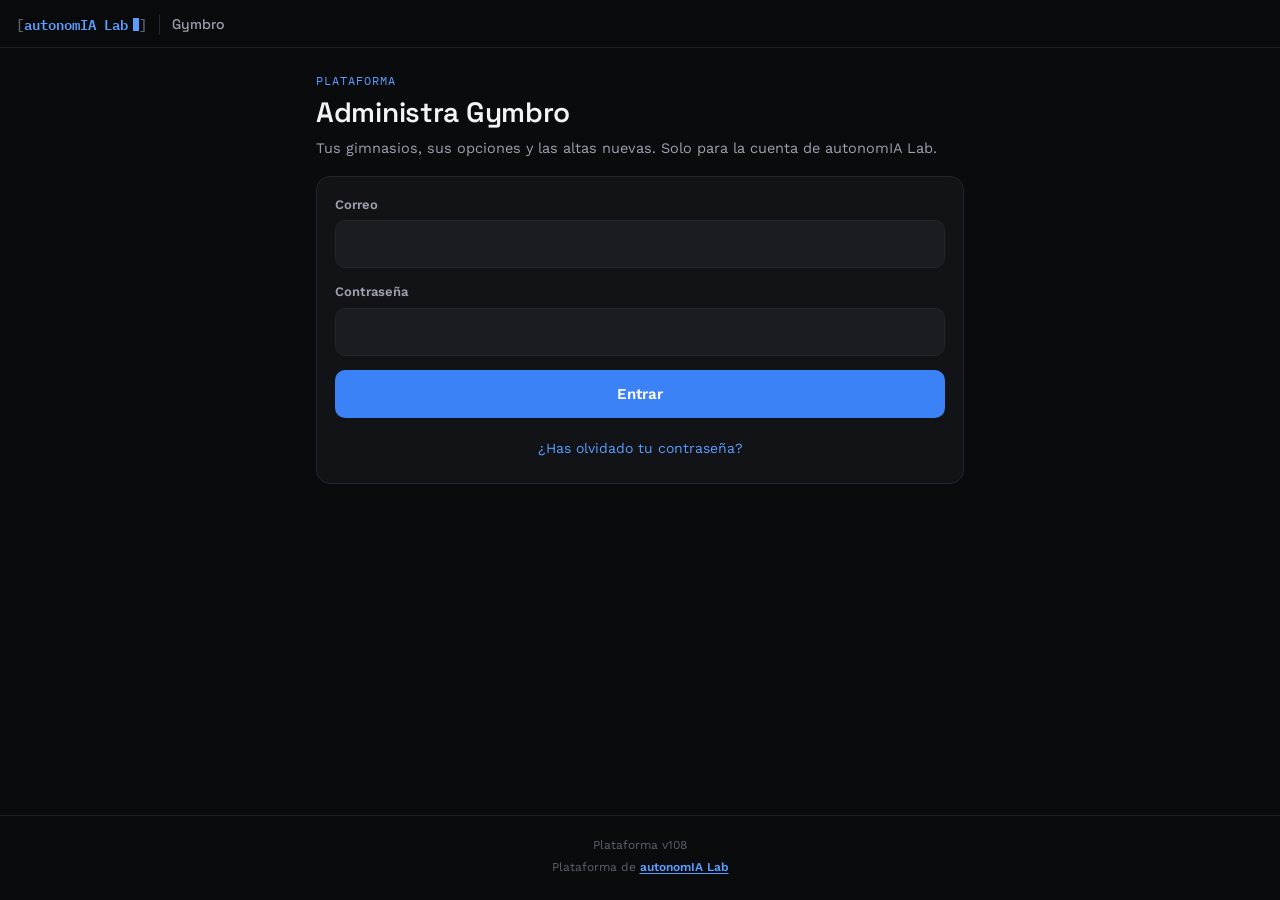
<file: plataforma/index.html>
<!DOCTYPE html>
<html lang="es">
<head>
<meta charset="UTF-8">
<meta name="viewport" content="width=device-width, initial-scale=1.0, viewport-fit=cover">
<meta name="theme-color" content="#0a0b0d">
<meta name="robots" content="noindex, nofollow">
<meta name="color-scheme" content="dark">
<title>Plataforma · Gymbro</title>
<link rel="stylesheet" href="plataforma.css?v=104">
</head>
<body>

<!-- PLATAFORMA DE GYMBRO (v101): el panel de autonomIA Lab para administrar los
     gimnasios. Estilo de autonomIA Lab (igual que la plataforma de MultiBar).
     Solo entra la cuenta de plataforma de Carlos (la misma que en MultiBar). -->
<header class="cab">
  <a class="marca" href="#" aria-label="autonomIA Lab">autonomIA Lab<span class="cursor" aria-hidden="true"></span></a>
  <span class="cab-producto">Gymbro</span>
  <button class="cab-salir" id="bSalir" type="button" hidden>Salir</button>
</header>

<main class="app">

  <!-- ENTRAR -->
  <section class="vista" id="vEntrar" hidden>
    <p class="eti">Plataforma</p>
    <h1>Administra Gymbro</h1>
    <p class="sub">Tus gimnasios, sus opciones y las altas nuevas. Solo para la cuenta de autonomIA Lab.</p>
    <form id="fEntrar" class="caja form" novalidate>
      <label class="campo"><span>Correo</span><input id="eEmail" type="email" inputmode="email" autocomplete="username" autocapitalize="off" required></label>
      <label class="campo"><span>Contraseña</span><input id="ePass" type="password" autocomplete="current-password" required></label>
      <p class="error" id="eError" role="alert" hidden></p>
      <button class="btn btn-azul" type="submit">Entrar</button>
      <button class="enlace" id="bOlvido" type="button">¿Has olvidado tu contraseña?</button>
    </form>
  </section>

  <!-- HE OLVIDADO LA CONTRASEÑA (v108: correo de Supabase; la cuenta de plataforma es la misma que en MultiBar) -->
  <section class="vista" id="vOlvido" hidden>
    <button class="volver" type="button" data-ir="">← Entrar</button>
    <h1>Contraseña nueva</h1>
    <p class="sub">Te mandamos un enlace para elegir otra. La contraseña es la misma para la plataforma de Gymbro y la de MultiBar.</p>
    <form id="fOlvido" class="caja form" novalidate>
      <label class="campo"><span>Correo</span><input id="oEmail" type="email" inputmode="email" autocomplete="username" autocapitalize="off" required></label>
      <p class="ok" id="oOk" hidden>Si el correo es de la cuenta de plataforma, te llegará un enlace en unos minutos. Mira también en «Spam».</p>
      <p class="error" id="oError" role="alert" hidden></p>
      <button class="btn btn-azul" type="submit">Mandar enlace</button>
    </form>
  </section>

  <!-- CONTRASEÑA NUEVA (desde el enlace del correo) -->
  <section class="vista" id="vNueva" hidden>
    <p class="eti">Plataforma</p>
    <h1>Elige tu contraseña nueva</h1>
    <p class="sub" id="nSub">Mínimo 8 caracteres.</p>
    <form id="fNueva" class="caja form" novalidate>
      <label class="campo"><span>Contraseña nueva</span><input id="nPass" type="password" autocomplete="new-password" required></label>
      <label class="campo"><span>Repite la contraseña</span><input id="nPass2" type="password" autocomplete="new-password" required></label>
      <p class="error" id="nError" role="alert" hidden></p>
      <button class="btn btn-azul" type="submit">Guardar y entrar</button>
    </form>
  </section>

  <!-- LISTA DE GIMNASIOS -->
  <section class="vista" id="vLista" hidden>
    <div class="titulo-fila">
      <div><p class="eti">Gymbro</p><h1>Gimnasios</h1></div>
      <button class="btn btn-azul btn-peq" type="button" data-ir="alta">+ Alta</button>
    </div>
    <div class="resumen" id="lResumen"></div>
    <div class="lista" id="lLista"><p class="cargando">Cargando…</p></div>
  </section>

  <!-- FICHA DE UN GIMNASIO -->
  <section class="vista" id="vFicha" hidden>
    <button class="volver" type="button" data-ir="">← Gimnasios</button>
    <div id="fContenido"><p class="cargando">Cargando…</p></div>
  </section>

  <!-- ALTA DE UN GIMNASIO -->
  <section class="vista" id="vAlta" hidden>
    <button class="volver" type="button" data-ir="">← Gimnasios</button>
    <p class="eti">Alta</p>
    <h1>Nuevo gimnasio</h1>
    <p class="sub">Se crea el gimnasio y la cuenta del dueño. Le llega un correo para elegir su contraseña (vale 3 días).</p>
    <form id="fAlta" class="caja form" novalidate>
      <label class="campo"><span>Nombre del gimnasio</span><input id="aNombre" maxlength="60" autocomplete="off" required></label>
      <label class="campo"><span>Dirección corta</span><input id="aSlug" maxlength="40" autocapitalize="off" autocomplete="off" spellcheck="false" required>
        <small class="mono" id="aSlugVer"></small></label>
      <label class="campo"><span>Correo del dueño</span><input id="aEmail" type="email" inputmode="email" autocapitalize="off" autocomplete="off" required></label>
      <label class="campo"><span>Nombre del dueño <i>(opcional)</i></span><input id="aDueno" maxlength="60" autocomplete="off"></label>
      <label class="opcion opcion-suelta">
        <span class="op-texto"><b>Registro libre</b><span>Cualquiera con la app puede crearse una cuenta en este gimnasio. Si no, solo entran los que dé de alta el dueño.</span></span>
        <span class="interruptor"><input type="checkbox" id="aRegistro"><span></span></span>
      </label>
      <p class="error" id="aError" role="alert" hidden></p>
      <button class="btn btn-azul" type="submit" id="aGuardar">Dar de alta y mandar invitación</button>
    </form>
  </section>

  <!-- ALTA HECHA -->
  <section class="vista" id="vHecho" hidden>
    <p class="eti">Hecho</p>
    <h1 id="hTitulo">Gimnasio dado de alta</h1>
    <div class="caja">
      <div class="hecho-lista" id="hLista"></div>
      <div class="hecho-botones">
        <a class="btn btn-azul" id="hFicha" href="#">Ver la ficha</a>
        <a class="btn btn-borde" href="#">Volver a la lista</a>
      </div>
    </div>
  </section>

</main>

<footer class="pie">
  <span id="pVersion"></span>
  <a href="https://www.autonomialab.es" target="_blank" rel="noopener">Plataforma de <b>autonomIA Lab</b></a>
</footer>

<div class="velo" id="velo" hidden>
  <div class="caja dialogo" role="dialog" aria-modal="true" aria-labelledby="dTitulo">
    <h2 id="dTitulo"></h2>
    <p id="dTexto"></p>
    <div class="dialogo-botones">
      <button class="btn btn-borde" type="button" id="dNo">Cancelar</button>
      <button class="btn btn-azul" type="button" id="dSi"></button>
    </div>
  </div>
</div>
<div class="toast" id="toast" role="status" hidden></div>

<!-- v107 — librería de Supabase (login), guardada en la propia web. Licencia MIT. -->
<script src="/vendor/supabase-js-2.45.4/supabase.js"></script>
<script>
const VERSION = 108;
const API_URL = 'https://dorunbacwnkwdatfscri.supabase.co/rest/v1/rpc/';
const FUNC_URL = 'https://dorunbacwnkwdatfscri.supabase.co/functions/v1/';
const API_KEY = 'sb_publishable_PK12CcvGBEZsFT9lsLpSIA_IsP-v8iS';
// v107 — Se entra con el login de Supabase (cuenta de plataforma de Carlos;
// la base lo comprueba con privado.es_plataforma). Sesión aparte de la de
// la app y del panel del dueño. `token` = hay sesión de plataforma.
const SESION_KEY = 'gymbro.plataforma';
const sb = supabase.createClient('https://dorunbacwnkwdatfscri.supabase.co', API_KEY, {
  auth: { storageKey: 'gymbro.sb.plataforma', persistSession: true, autoRefreshToken: true, detectSessionInUrl: false },
});
try{ localStorage.removeItem(SESION_KEY); }catch(e){} // sesión propia de antes: ya no vale
let token = null;

const $ = id => document.getElementById(id);
$('pVersion').textContent = 'Plataforma v' + VERSION;

const TEXTO_ERROR = {
  CREDENCIALES: 'Correo o contraseña incorrectos.',
  BLOQUEADO: 'Demasiados intentos. Espera 15 minutos y vuelve a probar.',
  SESION_CADUCADA: 'Tu sesión ha caducado. Vuelve a entrar.',
  FALTAN_DATOS: 'Falta el nombre del gimnasio.',
  SLUG_NO_VALIDO: 'La dirección corta solo puede llevar letras sin tildes, números y guiones (de 2 a 40).',
  SLUG_EN_USO: 'Esa dirección corta ya la usa otro negocio.',
  EMAIL_NO_VALIDO: 'Revisa el correo: no parece válido.',
  EMAIL_EN_USO: 'Ese correo ya tiene una cuenta (en Gymbro o en otro producto). Usa otro.',
  GIMNASIO_NO_VALIDO: 'Ese gimnasio no existe.',
  DATOS_NO_VALIDOS: 'Revisa los datos: algo no tiene el formato esperado (NIF de 8 a 12 letras y números; frase de máx. 80 letras; colores).',
  LOGO_NO_VALIDO: 'Ese logo no vale: prueba con otra imagen (PNG o JPG).',
};
// v102 — Temas de la app de Gymbro (la misma lista que en index.html: si se
// añade uno allí, añadirlo aquí). El primero es el de por defecto.
const TEMAS = [
  ['theme-dark','Original',['#0E1013','#FF8A3D','#33D17A','#4FA3FF']], ['theme-light','Blanco',['#FFFFFF','#FF6B1A','#16A34A','#2563EB']],
  ['theme-neon','Neón',['#170526','#FF2E9A','#39FF14','#00E5FF']], ['theme-fire','Fuego',['#2B0D00','#FF5100','#FFC400','#FF0044']],
  ['theme-rave','Rave Verde',['#0B140B','#39FF14','#FFE066','#FFFFFF']], ['theme-ironhack','Ironhack',['#1B0B3F','#6EFFC7','#FF2FA0','#7B3FE4']],
  ['theme-cyberpink','Cyber Magenta',['#26082E','#E91E8C','#F2B84B','#29D6D6']], ['theme-aedia','IA Clara',['#F6F5FA','#3D1E96','#22C55E','#4F46E5']],
  ['theme-developers','Oro Developer',['#08090C','#F2C230','#29B6D8','#FFFFFF']], ['theme-core','Cine Coral',['#170A06','#FF5E3A','#FFD8C7','#F5F5F5']],
  ['theme-gol','Gol Azul',['#04102E','#E31C2B','#FFFFFF','#1B6FD1']], ['theme-tektag','Tektag Violeta',['#0B0713','#F4D03F','#A855F7','#FFFFFF']],
  ['theme-skvot','Director Neón',['#100D12','#33FF6E','#FF2E9C','#F5F0E6']], ['theme-founderz','Marketing Fuego',['#0F2B2B','#E8442C','#F5A623','#FFFFFF']],
  ['theme-ionos','Ionos Cian',['#0A1F4D','#17C9E8','#FFFFFF','#2E5AAC']], ['theme-ufvfilm','Cyberpunk Ámbar',['#140A08','#E8A33D','#29C4C4','#FFFFFF']],
  ['theme-ebis','Ebis Teal',['#0B2530','#1ABC9C','#FFFFFF','#1B3A4B']], ['theme-tealorange','Teal & Naranja',['#0A1414','#FF7A30','#1F8A8A','#FFFFFF']],
  ['theme-noir','Noir Rojo',['#0A0A0A','#E8102A','#FFFFFF','#8A8A8A']], ['theme-wes','Pastel Cine',['#F2E4D0','#F2A65A','#E88DA0','#6FA8A0']],
  ['theme-bladerunner','Neón Blade',['#0D0221','#FF2EC4','#00E5FF','#FFB300']], ['theme-rank-recluta','Rango: Recluta',['#101214','#9CA3AF','#5C6B8A','#FFFFFF']],
  ['theme-rank-soldado','Rango: Soldado',['#14150F','#CD7F32','#5A6B3D','#F0E6C8']], ['theme-rank-sargento','Rango: Sargento',['#0E1216','#C7CBD1','#4A7BA6','#FFFFFF']],
  ['theme-rank-capitan','Rango: Capitán',['#0D0A05','#FFD700','#7A1F2B','#FFFFFF']], ['theme-rank-general','Rango: General',['#050912','#7DE2FF','#FFFFFF','#C7CBD1']],
];
const textoError = e => TEXTO_ERROR[e && e.message] || 'Ocurrió un error, inténtalo de nuevo.';
const esc = s => String(s == null ? '' : s).replace(/[&<>"']/g, c => ({'&':'&amp;','<':'&lt;','>':'&gt;','"':'&quot;',"'":'&#39;'}[c]));
// El dictado añade a veces espacios o un punto al final del correo.
const limpiarCorreo = s => String(s || '').trim().replace(/\.+$/, '');

async function api(fn, args){
  const ctrl = new AbortController();
  const timer = setTimeout(()=> ctrl.abort(), 20000);
  let tk = null;
  try{ const { data } = await sb.auth.getSession(); tk = data.session ? data.session.access_token : null; }catch(e){}
  let res;
  try{
    res = await fetch(API_URL + fn, { method:'POST', headers:{ 'apikey': API_KEY, 'Content-Type':'application/json', ...(tk ? { 'Authorization': 'Bearer ' + tk } : {}) },
      body: JSON.stringify(args || {}), signal: ctrl.signal });
  } finally { clearTimeout(timer); }
  const text = await res.text();
  let body = null; try{ body = text ? JSON.parse(text) : null; }catch(e){}
  if(!res.ok) throw new Error((body && body.message) || 'ERROR');
  return body;
}
function guardarToken(t){
  token = t;
  if(!t) sb.auth.signOut({ scope: 'local' }).catch(()=>{});
}
// Llamada con la sesión de plataforma; si caduca, vuelve a la entrada.
async function rpc(fn, args){
  try{ return await api(fn, args || {}); }
  catch(e){
    if(e.message === 'SESION_CADUCADA'){ guardarToken(null); mostrar('vEntrar'); }
    throw e;
  }
}
// Correo de bienvenida (o, si ya eligió contraseña, el de «contraseña nueva»).
async function mandarInvitacion(email){
  try{
    const r = await fetch(FUNC_URL + 'recuperar-contrasena-gymbro', { method:'POST',
      headers:{ 'apikey': API_KEY, 'Content-Type':'application/json' },
      body: JSON.stringify({ email, bienvenida: true }) });
    return r.ok;
  }catch(e){ return false; }
}

/* ---------- Vistas ---------- */
const VISTAS = ['vEntrar', 'vOlvido', 'vNueva', 'vLista', 'vFicha', 'vAlta', 'vHecho'];
function mostrar(id){
  VISTAS.forEach(v => $(v).hidden = v !== id);
  $('bSalir').hidden = !token || id === 'vEntrar' || id === 'vOlvido' || id === 'vNueva';
  window.scrollTo(0, 0);
}
let toastTimer = null;
function toast(texto, mal){
  const t = $('toast'); t.textContent = texto; t.classList.toggle('mal', !!mal); t.hidden = false;
  clearTimeout(toastTimer); toastTimer = setTimeout(()=> t.hidden = true, 3500);
}
function confirmar(titulo, texto, si, peligro){
  return new Promise(ok => {
    $('dTitulo').textContent = titulo; $('dTexto').textContent = texto; $('dSi').textContent = si;
    $('dSi').className = 'btn ' + (peligro ? 'btn-rojo lleno' : 'btn-azul');
    $('velo').hidden = false;
    const fin = v => { $('velo').hidden = true; $('dSi').onclick = $('dNo').onclick = $('velo').onclick = null; ok(v); };
    $('dSi').onclick = () => fin(true);
    $('dNo').onclick = () => fin(false);
    $('velo').onclick = ev => { if(ev.target === $('velo')) fin(false); };
  });
}
const fecha = f => f ? new Date(f).toLocaleDateString('es-ES', { day:'numeric', month:'short', year:'numeric' }) : '';
function haceDias(f){
  if(!f) return 'nunca';
  const d = Math.round((new Date(new Date().toDateString()) - new Date(f + 'T00:00:00')) / 86400000);
  return d <= 0 ? 'hoy' : d === 1 ? 'ayer' : 'hace ' + d + ' días';
}
document.querySelectorAll('[data-ir]').forEach(b => b.addEventListener('click', () => {
  const ir = b.getAttribute('data-ir');
  if(!token && !ir){ mostrar('vEntrar'); return; }
  location.hash = ir ? '#' + ir : '#';
  if(location.hash === '' || location.hash === '#') router();
}));

/* ---------- Entrar, salir y contraseña ---------- */
$('fEntrar').addEventListener('submit', async ev => {
  ev.preventDefault();
  const email = limpiarCorreo($('eEmail').value), pass = $('ePass').value;
  const err = $('eError'); err.hidden = true;
  if(!email || !pass){ err.textContent = 'Completa correo y contraseña.'; err.hidden = false; return; }
  try{
    const { error } = await sb.auth.signInWithPassword({ email, password: pass });
    if(error) throw new Error(error.status === 429 ? 'BLOQUEADO' : 'CREDENCIALES');
    // Solo la cuenta de plataforma: cualquier otra se queda fuera (mismo aviso).
    try{ await api('plataforma_yo_gymbro', {}); }
    catch(e2){ await sb.auth.signOut({ scope: 'local' }).catch(()=>{}); throw new Error('CREDENCIALES'); }
    guardarToken(true); $('ePass').value = '';
    router();
  }catch(e){ err.textContent = textoError(e); err.hidden = false; }
});
$('bOlvido').addEventListener('click', () => { $('oEmail').value = limpiarCorreo($('eEmail').value); $('oOk').hidden = true; $('oError').hidden = true; mostrar('vOlvido'); });
$('fOlvido').addEventListener('submit', async ev => {
  ev.preventDefault();
  const email = limpiarCorreo($('oEmail').value);
  $('oError').hidden = true;
  if(!/^[^@\s]+@[^@\s]+\.[^@\s]+$/.test(email)){ $('oError').textContent = 'Revisa el correo: no parece válido.'; $('oError').hidden = false; return; }
  // v108 — lo manda Supabase; el enlace vuelve aquí con ?token_hash=…&type=recovery.
  try{
    const { error } = await sb.auth.resetPasswordForEmail(email, { redirectTo: location.origin + '/plataforma/' });
    if(error && error.status === 429){ $('oError').textContent = 'Ya has pedido varios enlaces. Espera un rato y mira tu correo (también «Spam»).'; $('oError').hidden = false; return; }
    if(error && !error.status){ $('oError').textContent = 'No se pudo mandar. Revisa la conexión e inténtalo de nuevo.'; $('oError').hidden = false; return; }
  }catch(e){ /* la pantalla dice siempre lo mismo */ }
  $('oOk').hidden = false;
});
// Enlace del correo: se comprueba, y solo la cuenta de plataforma elige aquí la nueva.
let enlaceNueva = null;
(() => {
  const p = new URLSearchParams(location.search);
  if(!p.get('token_hash') || p.get('type') !== 'recovery') return;
  enlaceNueva = p.get('token_hash');
  history.replaceState(null, '', location.pathname + location.hash);
})();
async function abrirEnlaceNueva(){
  const fuera = texto => { $('eError').textContent = texto; $('eError').hidden = false; mostrar('vEntrar'); };
  try{
    const { error } = await sb.auth.verifyOtp({ token_hash: enlaceNueva, type: 'recovery' });
    if(error) return fuera(!error.status ? 'No hay conexión. Revisa la señal y vuelve a abrir el enlace.' : 'El enlace ha caducado o ya se usó. Pide otro con «¿Has olvidado tu contraseña?».');
    try{ await api('plataforma_yo_gymbro', {}); }
    catch(e){ await sb.auth.signOut({ scope: 'local' }).catch(()=>{}); return fuera('Ese enlace no es de la cuenta de plataforma.'); }
    $('nError').hidden = true; mostrar('vNueva');
  }catch(e){ fuera('El enlace ha caducado o ya se usó. Pide otro con «¿Has olvidado tu contraseña?».'); }
}
$('fNueva').addEventListener('submit', async ev => {
  ev.preventDefault();
  const nueva = $('nPass').value, err = $('nError');
  const mal = t => { err.textContent = t; err.hidden = false; };
  err.hidden = true;
  if(nueva.length < 8) return mal('La contraseña debe tener al menos 8 caracteres.');
  if(nueva !== $('nPass2').value) return mal('Las contraseñas no coinciden.');
  const { error } = await sb.auth.updateUser({ password: nueva });
  if(error){
    if(error.code === 'same_password' || /different from the old/i.test(error.message)) return mal('Esa es tu contraseña de ahora: elige otra distinta.');
    if(error.status === 401 || error.status === 403){ guardarToken(null); $('eError').textContent = 'El enlace ha caducado. Pide otro con «¿Has olvidado tu contraseña?».'; $('eError').hidden = false; mostrar('vEntrar'); return; }
    return mal(!error.status ? 'No hay conexión. Revisa la señal y vuelve a probar.' : 'No se pudo guardar. Inténtalo de nuevo.');
  }
  $('nPass').value = $('nPass2').value = '';
  guardarToken(true); location.hash = ''; router();
  toast('Contraseña cambiada.');
});
$('bSalir').addEventListener('click', async () => {
  try{ await sb.auth.signOut({ scope: 'local' }); }catch(e){ /* ya está fuera */ }
  token = null; location.hash = ''; mostrar('vEntrar');
});

/* ---------- Lista ---------- */
async function pintarLista(){
  mostrar('vLista');
  $('lLista').innerHTML = '<p class="cargando">Cargando…</p>';
  let gs;
  try{ gs = await rpc('plataforma_gimnasios_gymbro'); }
  catch(e){ $('lLista').innerHTML = '<p class="error">' + esc(textoError(e)) + '</p>'; return; }
  const activos = gs.filter(g => g.activo);
  const suma = k => activos.reduce((t, g) => t + Number(g.cifras[k] || 0), 0);
  $('lResumen').innerHTML =
    `<div class="dato azul"><b>${activos.length}</b><span>gimnasios activos</span></div>
     <div class="dato"><b>${suma('socios')}</b><span>socios</span></div>
     <div class="dato"><b>${suma('activos_7d')}</b><span>entrenan (7 días)</span></div>`;
  if(!gs.length){ $('lLista').innerHTML = '<p class="vacio">Aún no hay gimnasios. Da de alta el primero con «+ Alta».</p>'; return; }
  $('lLista').innerHTML = gs.map(g => `
    <a class="tarjeta${g.activo ? '' : ' baja'}" href="#g/${g.id}">
      <div class="t-arriba">
        <div><div class="t-nombre">${esc(g.nombre)}</div><div class="t-slug">${esc(g.slug)}</div></div>
        <span class="chip${g.activo ? '' : ' baja'}">${g.activo ? 'Activo' : 'De baja'}</span>
      </div>
      <div class="t-numeros">
        <span><b>${g.cifras.socios}</b> ${g.cifras.socios == 1 ? 'socio' : 'socios'}</span>
        <span class="azul"><b>${g.cifras.activos_7d}</b> entrenan</span>
        <span><b>${g.cifras.entrenos_7d}</b> entrenos 7 d</span>
        ${g.cifras.pendientes ? `<span><b>${g.cifras.pendientes}</b> ${g.cifras.pendientes == 1 ? 'invitado' : 'invitados'}</span>` : ''}
      </div>
      <div class="t-ultimo">Último entreno: ${esc(haceDias(g.cifras.ultimo))}${g.registro_abierto ? ' · registro libre' : ''}</div>
    </a>`).join('');
}

/* ---------- Ficha ---------- */
async function pintarFicha(id){
  mostrar('vFicha');
  const caja = $('fContenido');
  caja.innerHTML = '<p class="cargando">Cargando…</p>';
  let g;
  try{ g = await rpc('plataforma_gimnasio_gymbro', { p_id: Number(id) }); }
  catch(e){ caja.innerHTML = '<p class="error">' + esc(textoError(e)) + '</p>'; return; }
  const c = g.cifras, app = '/?g=' + encodeURIComponent(g.slug), panel = '/panel/?g=' + encodeURIComponent(g.slug);
  caja.innerHTML = `
    <div class="f-cabeza">
      <div class="t-arriba"><h1>${esc(g.nombre)}</h1><span class="chip${g.activo ? '' : ' baja'}">${g.activo ? 'Activo' : 'De baja'}</span></div>
      ${legalCompleto(g.legal) ? '' : '<p class="error">Faltan sus datos legales (titular, NIF, domicilio y correo): sin ellos su página de privacidad sale incompleta. Rellénalos abajo, en «Datos legales».</p>'}
      <div class="t-slug">gymbro.autonomialab.es${esc(app)}</div>
      <div class="f-meta">Alta: ${esc(fecha(g.alta))}${g.baja ? ' · De baja desde ' + esc(fecha(g.baja)) : ''}</div>
    </div>
    <div class="f-enlaces">
      <a class="btn btn-borde btn-peq" href="${esc(app)}" target="_blank" rel="noopener">Abrir la app</a>
      <a class="btn btn-borde btn-peq" href="${esc(panel)}" target="_blank" rel="noopener">Panel del dueño</a>
    </div>
    <div class="seccion">
      <h2>Números</h2>
      <div class="numeros">
        <div class="dato azul"><b>${c.socios}</b><span>${c.socios == 1 ? 'socio' : 'socios'}</span></div>
        <div class="dato"><b>${c.activos_7d}</b><span>entrenan (7 días)</span></div>
        <div class="dato"><b>${c.entrenos_30d}</b><span>entrenos (30 días)</span></div>
        <div class="dato"><b>${c.pendientes}</b><span>invitados sin entrar</span></div>
        <div class="dato"><b>${c.de_baja}</b><span>de baja</span></div>
        <div class="dato dinero"><b>${esc(haceDias(c.ultimo))}</b><span>último entreno</span></div>
      </div>
      <p class="nota">Sin pesos ni rutinas de nadie: son datos personales de cada socio.</p>
    </div>
    <div class="seccion">
      <h2>Opciones</h2>
      <div class="opciones">
        <label class="opcion">
          <span class="op-texto"><b>Registro libre</b><span>Cualquiera con la app puede crearse una cuenta. Apagado: solo entran los que dé de alta el dueño.</span></span>
          <span class="interruptor"><input type="checkbox" id="fRegistro" ${g.registro_abierto ? 'checked' : ''}><span></span></span>
        </label>
      </div>
    </div>
    <div class="seccion">
      <h2>Aspecto</h2>
      <p class="nota">Lo que ven sus socios en la app y el dueño en su panel. Si un socio elige otro tema en Ajustes, se respeta el suyo.</p>
      <div class="caja form" id="xForm">
        <div class="vista-previa" id="xPrevia"></div>
        <label class="campo"><span>Nombre que se ve</span><input id="xNombre" maxlength="60" autocomplete="off" value="${esc(g.nombre)}"></label>
        <label class="campo"><span>Frase <i>(opcional: al compartir y al instalar)</i></span><input id="xLema" maxlength="80" autocomplete="off" value="${esc((g.aspecto || {}).lema || '')}"></label>
        <div class="campo"><span>Logo <i>(cuadrado; se ve al entrar y como icono de la app)</i></span>
          <div class="logo-fila">
            <img id="xLogo" class="logo-ver" alt="">
            <div class="logo-botones">
              <label class="btn btn-borde btn-peq">Subir logo<input type="file" id="xLogoArchivo" accept="image/*" hidden></label>
              <button class="btn btn-borde btn-peq" type="button" id="xLogoQuitar">Quitar</button>
            </div>
          </div>
        </div>
        <div class="campo"><span>Colores por defecto</span>
          <div class="temas" id="xTemas"></div>
        </div>
        <div class="colores" id="xColores" hidden>
          <label class="campo"><span>Fondo</span><input type="color" id="xInk"></label>
          <label class="campo"><span>Día 1</span><input type="color" id="xDay1"></label>
          <label class="campo"><span>Día 2</span><input type="color" id="xDay2"></label>
          <label class="campo"><span>Día 3</span><input type="color" id="xDay3"></label>
        </div>
        <p class="error" id="xError" role="alert" hidden></p>
        <button class="btn btn-azul" type="button" id="xGuardar">Guardar aspecto</button>
      </div>
    </div>
    <div class="seccion">
      <h2>Datos legales</h2>
      <p class="nota">Salen en su <a class="enlace-nota" href="/legal/?g=${encodeURIComponent(g.slug)}" target="_blank" rel="noopener">página de privacidad</a>: el gimnasio es el responsable de los datos de sus socios.</p>
      <div class="caja form" id="lForm">
        <label class="campo"><span>Titular <i>(persona o empresa)</i></span><input id="lTitular" maxlength="120" autocomplete="off" value="${esc(g.legal.titular || '')}"></label>
        <label class="campo"><span>NIF / CIF</span><input id="lNif" maxlength="20" autocapitalize="characters" autocomplete="off" value="${esc(g.legal.nif || '')}"></label>
        <label class="campo"><span>Domicilio</span><input id="lDomicilio" maxlength="200" autocomplete="off" value="${esc(g.legal.domicilio || '')}"></label>
        <label class="campo"><span>Correo para temas de datos</span><input id="lCorreo" type="email" inputmode="email" autocapitalize="off" autocomplete="off" value="${esc(g.legal.correo || '')}"></label>
        <label class="campo"><span>Teléfono <i>(opcional)</i></span><input id="lTelefono" type="tel" maxlength="30" autocomplete="off" value="${esc(g.legal.telefono || '')}"></label>
        <p class="error" id="lError" role="alert" hidden></p>
        <button class="btn btn-azul" type="button" id="lGuardar">Guardar datos legales</button>
      </div>
    </div>
    <div class="seccion">
      <h2>Administración</h2>
      <p class="nota">Los socios los gestiona el dueño desde su panel.</p>
      <div class="personas">${g.admins.length ? g.admins.map(a => `
        <div class="persona">
          <div class="p-texto"><b>${esc(a.nombre)}</b><span>${esc(a.email)}</span>
            <span class="p-rol${a.pendiente ? ' p-pend' : ''}">${!a.activo ? 'De baja' : a.pendiente ? 'Invitación enviada' : 'Admin'}</span></div>
          ${a.activo && a.pendiente ? `<button class="btn btn-borde" type="button" data-invitar="${esc(a.email)}">Reenviar</button>` : ''}
        </div>`).join('') : '<div class="persona"><div class="p-texto"><span>Sin administración.</span></div></div>'}
      </div>
    </div>
    <div class="seccion">
      <h2>Estado</h2>
      ${g.activo
        ? `<button class="btn btn-rojo" type="button" id="fEstado">Dar de baja el gimnasio</button>
           <p class="nota">No se borra nada: nadie podrá entrar en la app ni en el panel hasta que lo reactives.</p>`
        : `<button class="btn btn-azul" type="button" id="fEstado">Reactivar el gimnasio</button>`}
    </div>`;

  prepararAspecto(g);
  $('lGuardar').addEventListener('click', async () => {
    const err = $('lError'); err.hidden = true;
    const datos = { titular: $('lTitular').value.trim(), nif: $('lNif').value.trim(), domicilio: $('lDomicilio').value.trim(),
                    correo: limpiarCorreo($('lCorreo').value).toLowerCase(), telefono: $('lTelefono').value.trim() };
    $('lGuardar').disabled = true;
    try{
      g.legal = await rpc('plataforma_legal_gymbro', { p_id: g.id, p_datos: datos });
      $('lNif').value = g.legal.nif || ''; $('lCorreo').value = g.legal.correo || '';
      toast(legalCompleto(g.legal) ? 'Datos legales guardados.' : 'Guardado. Aún faltan datos para que la privacidad salga completa.');
      const aviso = $('fContenido').querySelector('.f-cabeza .error'); if(aviso) aviso.hidden = legalCompleto(g.legal);
    }catch(e){ err.textContent = textoError(e); err.hidden = false; }
    $('lGuardar').disabled = false;
  });
  $('fRegistro').addEventListener('change', async ev => {
    const abierto = ev.target.checked; ev.target.disabled = true;
    try{ await rpc('plataforma_registro_gymbro', { p_id: g.id, p_abierto: abierto }); toast(abierto ? 'Registro libre encendido.' : 'Registro libre apagado.'); }
    catch(e){ ev.target.checked = !abierto; toast(textoError(e), true); }
    ev.target.disabled = false;
  });
  caja.querySelectorAll('[data-invitar]').forEach(b => b.addEventListener('click', async () => {
    b.disabled = true;
    const ok = await mandarInvitacion(b.getAttribute('data-invitar'));
    toast(ok ? 'Invitación enviada a ' + b.getAttribute('data-invitar') : 'No se pudo mandar. Inténtalo de nuevo.', !ok);
    b.disabled = false;
  }));
  $('fEstado').addEventListener('click', async () => {
    const baja = g.activo;
    const si = await confirmar(baja ? `¿Dar de baja ${g.nombre}?` : `¿Reactivar ${g.nombre}?`,
      baja ? 'Nadie podrá entrar en la app ni en el panel del dueño. No se borra nada y se puede reactivar.'
           : 'Sus socios podrán volver a entrar con su correo y su contraseña.',
      baja ? 'Sí, dar de baja' : 'Sí, reactivar', baja);
    if(!si) return;
    try{ await rpc('plataforma_estado_gimnasio_gymbro', { p_id: g.id, p_activo: !baja }); toast(baja ? 'Gimnasio dado de baja.' : 'Gimnasio reactivado.'); pintarFicha(g.id); }
    catch(e){ toast(textoError(e), true); }
  });
}

/* ---------- Datos legales (v104) ---------- */
const legalCompleto = l => !!(l && l.titular && l.nif && l.domicilio && l.correo);

/* ---------- Aspecto (v102) ---------- */
// Lo elegido se ve en la vista previa y se guarda todo junto con «Guardar».
const LOGO_GYMBRO = '/icons/gymbro-512.png';
function luz(hex){
  const n = parseInt(hex.slice(1), 16);
  return (0.299 * (n >> 16 & 255) + 0.587 * (n >> 8 & 255) + 0.114 * (n & 255)) / 255;
}
function prepararAspecto(g){
  const a = g.aspecto || {};
  const x = {
    tema: a.tema || 'theme-dark',
    colores: a.colores || { ink: '#0E1013', day1: '#FF8A3D', day2: '#33D17A', day3: '#4FA3FF' },
    logo: g.logo_gymbro || null, logoCambiado: false,
  };
  const colores = () => {
    if(x.tema === 'propio') return [x.colores.ink, x.colores.day1, x.colores.day2, x.colores.day3];
    return (TEMAS.find(t => t[0] === x.tema) || TEMAS[0])[2];
  };
  const pintarTemas = () => {
    $('xTemas').innerHTML = TEMAS.concat([['propio', 'Propios', [x.colores.ink, x.colores.day1, x.colores.day2, x.colores.day3]]]).map(t => `
      <button type="button" class="tema${t[0] === x.tema ? ' activo' : ''}" data-tema="${esc(t[0])}">
        <span class="tema-puntos">${t[2].map(c => `<i style="background:${esc(c)}"></i>`).join('')}</span>
        <span class="tema-nombre">${esc(t[1])}</span>
      </button>`).join('');
    $('xTemas').querySelectorAll('[data-tema]').forEach(b => b.addEventListener('click', () => {
      x.tema = b.getAttribute('data-tema'); pintarTemas(); previa();
    }));
    $('xColores').hidden = x.tema !== 'propio';
  };
  const previa = () => {
    const [ink, d1, d2, d3] = colores(), oscuro = luz(ink) < 0.5;
    const texto = oscuro ? '#F2F1EC' : '#14161A', tenue = oscuro ? '#9AA0AA' : '#6B6F76';
    const lema = $('xLema').value.trim();
    $('xPrevia').style.background = ink;
    $('xPrevia').innerHTML = `
      ${x.logo ? `<img src="${esc(x.logo)}" alt="">` : ''}
      <div class="vp-nombre" style="color:${tenue}">${esc($('xNombre').value.trim() || g.nombre)}</div>
      <div class="vp-titulo" style="color:${texto}">Entrar</div>
      ${lema ? `<div class="vp-lema" style="color:${tenue}">${esc(lema)}</div>` : ''}
      <div class="vp-dias">${[d1, d2, d3].map((c, i) => `<span style="background:${c};color:${luz(c) < 0.55 ? '#fff' : '#111'}">Día ${i + 1}</span>`).join('')}</div>`;
    $('xLogo').src = x.logo || LOGO_GYMBRO;
    $('xLogoQuitar').hidden = !x.logo;
  };
  ['Ink', 'Day1', 'Day2', 'Day3'].forEach(k => {
    const campo = $('x' + k), clave = k.toLowerCase();
    campo.value = x.colores[clave].toLowerCase();
    campo.addEventListener('input', () => { x.colores = { ...x.colores, [clave]: campo.value.toUpperCase() }; pintarTemas(); previa(); });
  });
  $('xNombre').addEventListener('input', previa);
  $('xLema').addEventListener('input', previa);
  $('xLogoArchivo').addEventListener('change', async ev => {
    const f = ev.target.files && ev.target.files[0]; ev.target.value = '';
    if(!f) return;
    try{ x.logo = await logoCuadrado(f); x.logoCambiado = true; previa(); }
    catch(e){ toast(TEXTO_ERROR.LOGO_NO_VALIDO, true); }
  });
  $('xLogoQuitar').addEventListener('click', () => { x.logo = null; x.logoCambiado = true; previa(); });
  $('xGuardar').addEventListener('click', async () => {
    const err = $('xError'); err.hidden = true;
    const nombre = $('xNombre').value.trim();
    if(!nombre){ err.textContent = 'Falta el nombre.'; err.hidden = false; return; }
    const datos = { nombre, lema: $('xLema').value.trim(), tema: x.tema };
    if(x.tema === 'propio') datos.colores = x.colores;
    $('xGuardar').disabled = true;
    try{
      await rpc('plataforma_aspecto_gymbro', { p_id: g.id, p_datos: datos });
      if(x.logoCambiado){ await rpc('plataforma_logo_gymbro', { p_id: g.id, p_logo: x.logo }); x.logoCambiado = false; }
      toast('Aspecto guardado. Los socios lo verán al abrir la app.');
      g.nombre = nombre; $('fContenido').querySelector('.f-cabeza h1').textContent = nombre;
    }catch(e){ err.textContent = textoError(e); err.hidden = false; }
    $('xGuardar').disabled = false;
  });
  pintarTemas(); previa();
}
// La foto del móvil se recorta al centro en un cuadrado de 512 px (PNG, para
// que sirva de icono). Si pesa demasiado, se hace más pequeña.
function logoCuadrado(archivo){
  return new Promise((ok, mal) => {
    const url = URL.createObjectURL(archivo), img = new Image();
    img.onload = () => {
      URL.revokeObjectURL(url);
      const lado = Math.min(img.naturalWidth, img.naturalHeight);
      if(!lado) return mal(new Error('LOGO_NO_VALIDO'));
      for(const tam of [512, 384, 256, 192]){
        const c = document.createElement('canvas'); c.width = c.height = tam;
        c.getContext('2d').drawImage(img, (img.naturalWidth - lado) / 2, (img.naturalHeight - lado) / 2, lado, lado, 0, 0, tam, tam);
        const datos = c.toDataURL('image/png');
        if(datos.length <= 400000) return ok(datos);
      }
      mal(new Error('LOGO_NO_VALIDO'));
    };
    img.onerror = () => { URL.revokeObjectURL(url); mal(new Error('LOGO_NO_VALIDO')); };
    img.src = url;
  });
}

/* ---------- Alta ---------- */
let slugTocado = false;
const hacerSlug = s => s.toLowerCase().normalize('NFD').replace(/[̀-ͯ]/g, '').replace(/[^a-z0-9]+/g, '-').replace(/^-+|-+$/g, '').slice(0, 40);
function verSlug(){ const s = $('aSlug').value; $('aSlugVer').textContent = s ? 'gymbro.autonomialab.es/?g=' + s : ''; }
function abrirAlta(){
  ['aNombre', 'aSlug', 'aEmail', 'aDueno'].forEach(i => $(i).value = '');
  $('aRegistro').checked = false; $('aError').hidden = true; $('aGuardar').disabled = false; slugTocado = false; verSlug();
  mostrar('vAlta');
}
$('aNombre').addEventListener('input', () => { if(!slugTocado){ $('aSlug').value = hacerSlug($('aNombre').value); verSlug(); } });
$('aSlug').addEventListener('input', () => { slugTocado = true; verSlug(); });
$('fAlta').addEventListener('submit', async ev => {
  ev.preventDefault();
  const datos = { nombre: $('aNombre').value.trim(), slug: $('aSlug').value.trim().toLowerCase(),
                  email: limpiarCorreo($('aEmail').value).toLowerCase(), dueno: $('aDueno').value.trim(),
                  registro_abierto: $('aRegistro').checked };
  const err = $('aError'); err.hidden = true;
  if(!datos.nombre){ err.textContent = TEXTO_ERROR.FALTAN_DATOS; err.hidden = false; return; }
  if(/\s/.test(datos.email) || !/^[^@]+@[^@]+\.[^@]+$/.test(datos.email)){ err.textContent = TEXTO_ERROR.EMAIL_NO_VALIDO; err.hidden = false; return; }
  $('aGuardar').disabled = true;
  try{
    const r = await rpc('plataforma_alta_gimnasio_gymbro', { p_datos: datos });
    const ok = await mandarInvitacion(r.email);
    $('hTitulo').textContent = datos.nombre + ' dado de alta';
    $('hLista').innerHTML = `
      <div>App: <b class="mono">gymbro.autonomialab.es/?g=${esc(r.slug)}</b></div>
      <div>Panel del dueño: <b class="mono">gymbro.autonomialab.es/panel/?g=${esc(r.slug)}</b></div>
      <div>Dueño: <b>${esc(r.email)}</b> — ${ok ? 'le ha llegado el correo para elegir su contraseña (vale 3 días).' : 'no se pudo mandar el correo: usa «Reenviar» en la ficha.'}</div>
      <div>Registro libre: <b>${datos.registro_abierto ? 'encendido' : 'apagado'}</b></div>`;
    $('hFicha').href = '#g/' + r.id;
    location.hash = '#hecho';
  }catch(e){ err.textContent = textoError(e); err.hidden = false; $('aGuardar').disabled = false; }
});

/* ---------- Rutas ---------- */
function router(){
  if(!token){ mostrar('vEntrar'); return; }
  const h = location.hash.replace(/^#/, '');
  let m;
  if(h === 'alta') abrirAlta();
  else if(h === 'hecho' && $('hLista').innerHTML) mostrar('vHecho');
  else if((m = h.match(/^g\/(\d+)$/))) pintarFicha(m[1]);
  else pintarLista();
}
window.addEventListener('hashchange', router);
(async () => {
  if(enlaceNueva) return abrirEnlaceNueva();
  let haySesion = false;
  try{ haySesion = !!(await sb.auth.getSession()).data.session; }catch(e){}
  if(haySesion){
    token = true;
    try{ await api('plataforma_yo_gymbro', {}); }
    catch(e){ if(e.message === 'SESION_CADUCADA') guardarToken(null); }
  }
  router();
})();
</script>
</body>
</html>
</file>
<file: fuentes/fuentes.css>
/* Letras de Gymbro guardadas en la web (v105): Archivo (variable, 400–700) y
   Archivo Black, de Google Fonts, licencia SIL Open Font License 1.1.
   Así el navegador del socio no las pide a Google (ver /legal/). */
@font-face{ font-family:"Archivo"; font-style:normal; font-weight:400 700; font-display:swap; src:url(archivo-latin-ext.woff2) format("woff2"); unicode-range:U+0100-02BA, U+02BD-02C5, U+02C7-02CC, U+02CE-02D7, U+02DD-02FF, U+0304, U+0308, U+0329, U+1D00-1DBF, U+1E00-1E9F, U+1EF2-1EFF, U+2020, U+20A0-20AB, U+20AD-20C4, U+2113, U+2C60-2C7F, U+A720-A7FF; }
@font-face{ font-family:"Archivo"; font-style:normal; font-weight:400 700; font-display:swap; src:url(archivo-latin.woff2) format("woff2"); unicode-range:U+0000-00FF, U+0131, U+0152-0153, U+02BB-02BC, U+02C6, U+02DA, U+02DC, U+0304, U+0308, U+0329, U+2000-206F, U+20AC, U+2122, U+2191, U+2193, U+2212, U+2215, U+FEFF, U+FFFD; }
@font-face{ font-family:"Archivo Black"; font-style:normal; font-weight:400; font-display:swap; src:url(archivo-black-latin-ext.woff2) format("woff2"); unicode-range:U+0100-02BA, U+02BD-02C5, U+02C7-02CC, U+02CE-02D7, U+02DD-02FF, U+0304, U+0308, U+0329, U+1D00-1DBF, U+1E00-1E9F, U+1EF2-1EFF, U+2020, U+20A0-20AB, U+20AD-20C4, U+2113, U+2C60-2C7F, U+A720-A7FF; }
@font-face{ font-family:"Archivo Black"; font-style:normal; font-weight:400; font-display:swap; src:url(archivo-black-latin.woff2) format("woff2"); unicode-range:U+0000-00FF, U+0131, U+0152-0153, U+02BB-02BC, U+02C6, U+02DA, U+02DC, U+0304, U+0308, U+0329, U+2000-206F, U+20AC, U+2122, U+2191, U+2193, U+2212, U+2215, U+FEFF, U+FFFD; }
</file>
<file: plataforma/plataforma.css>
/* =====================================================================
   PLATAFORMA DE GYMBRO (v104) · estilo de autonomIA Lab (copiado de la plataforma de MultiBar)
   Mismos colores y letras que la web de autonomIA Lab (repositorio
   AutonomIA-Lab, src/app/globals.css): fondo casi negro, acento azul,
   Space Grotesk (títulos), Work Sans (texto) e IBM Plex Mono (números y
   marca). Las letras están guardadas en la web (plataforma/fuentes/, licencia
   SIL OFL; nada se carga de Google). Móvil primero.
   ===================================================================== */
@font-face{ font-family:"Space Grotesk"; font-weight:500; font-display:swap; src:url(fuentes/space-grotesk-500-latin.woff2) format("woff2"); unicode-range:U+0000-00FF,U+0131,U+0152-0153,U+02BB-02BC,U+02C6,U+02DA,U+02DC,U+2000-206F,U+20AC,U+2122,U+2191,U+2193,U+2212,U+2215,U+FEFF,U+FFFD; }
@font-face{ font-family:"Space Grotesk"; font-weight:500; font-display:swap; src:url(fuentes/space-grotesk-500-latin-ext.woff2) format("woff2"); unicode-range:U+0100-02AF,U+0304,U+0308,U+0329,U+1E00-1E9F,U+1EF2-1EFF,U+2020,U+20A0-20AB,U+20AD-20C0,U+2113,U+2C60-2C7F,U+A720-A7FF; }
@font-face{ font-family:"Space Grotesk"; font-weight:600; font-display:swap; src:url(fuentes/space-grotesk-600-latin.woff2) format("woff2"); unicode-range:U+0000-00FF,U+0131,U+0152-0153,U+02BB-02BC,U+02C6,U+02DA,U+02DC,U+2000-206F,U+20AC,U+2122,U+2191,U+2193,U+2212,U+2215,U+FEFF,U+FFFD; }
@font-face{ font-family:"Space Grotesk"; font-weight:600; font-display:swap; src:url(fuentes/space-grotesk-600-latin-ext.woff2) format("woff2"); unicode-range:U+0100-02AF,U+0304,U+0308,U+0329,U+1E00-1E9F,U+1EF2-1EFF,U+2020,U+20A0-20AB,U+20AD-20C0,U+2113,U+2C60-2C7F,U+A720-A7FF; }
@font-face{ font-family:"Work Sans"; font-weight:400; font-display:swap; src:url(fuentes/work-sans-400-latin.woff2) format("woff2"); unicode-range:U+0000-00FF,U+0131,U+0152-0153,U+02BB-02BC,U+02C6,U+02DA,U+02DC,U+2000-206F,U+20AC,U+2122,U+2191,U+2193,U+2212,U+2215,U+FEFF,U+FFFD; }
@font-face{ font-family:"Work Sans"; font-weight:400; font-display:swap; src:url(fuentes/work-sans-400-latin-ext.woff2) format("woff2"); unicode-range:U+0100-02AF,U+0304,U+0308,U+0329,U+1E00-1E9F,U+1EF2-1EFF,U+2020,U+20A0-20AB,U+20AD-20C0,U+2113,U+2C60-2C7F,U+A720-A7FF; }
@font-face{ font-family:"Work Sans"; font-weight:600; font-display:swap; src:url(fuentes/work-sans-600-latin.woff2) format("woff2"); unicode-range:U+0000-00FF,U+0131,U+0152-0153,U+02BB-02BC,U+02C6,U+02DA,U+02DC,U+2000-206F,U+20AC,U+2122,U+2191,U+2193,U+2212,U+2215,U+FEFF,U+FFFD; }
@font-face{ font-family:"Work Sans"; font-weight:600; font-display:swap; src:url(fuentes/work-sans-600-latin-ext.woff2) format("woff2"); unicode-range:U+0100-02AF,U+0304,U+0308,U+0329,U+1E00-1E9F,U+1EF2-1EFF,U+2020,U+20A0-20AB,U+20AD-20C0,U+2113,U+2C60-2C7F,U+A720-A7FF; }
@font-face{ font-family:"IBM Plex Mono"; font-weight:400; font-display:swap; src:url(fuentes/ibm-plex-mono-400-latin.woff2) format("woff2"); }
@font-face{ font-family:"IBM Plex Mono"; font-weight:600; font-display:swap; src:url(fuentes/ibm-plex-mono-600-latin.woff2) format("woff2"); }

:root{
  --bg:#0a0b0d; --surface:#121317; --surface-2:#1a1c22; --surface-3:#212329;
  --border:#24262e; --border-soft:#1c1e24;
  --text:#f3f4f6; --text-dim:#9ba1ae; --text-faint:#5c606c;
  --blue:#3b82f6; --blue-bright:#5b9cff; --blue-soft:#132342; --blue-line:#1e3a63;
  --green:#22c55e; --green-soft:#0f2a1b; --red:#ef4444; --red-soft:#2a1213; --amber:#f5a623;
  --font-titulo:"Space Grotesk", system-ui, sans-serif;
  --font-cuerpo:"Work Sans", system-ui, sans-serif;
  --font-mono:"IBM Plex Mono", ui-monospace, monospace;
  color-scheme:dark;
}
*, *::before, *::after{ box-sizing:border-box; margin:0; padding:0; -webkit-tap-highlight-color:transparent; }
html{ background:var(--bg); }
body{ min-height:100vh; background:var(--bg); color:var(--text); font:15px/1.5 var(--font-cuerpo); -webkit-font-smoothing:antialiased; overflow-x:hidden; display:flex; flex-direction:column; }
h1, h2, h3{ font-family:var(--font-titulo); font-weight:600; line-height:1.15; letter-spacing:-.01em; }
h1{ font-size:28px; }
h2{ font-size:18px; }
a{ color:inherit; text-decoration:none; }
:focus-visible{ outline:2px solid var(--blue-bright); outline-offset:2px; }
::selection{ background:var(--blue-soft); color:#fff; }
[hidden]{ display:none !important; }
.mono{ font-family:var(--font-mono); }

/* Cabecera: [autonomIA Lab]▌  MultiBar          Salir */
.cab{ position:sticky; top:0; z-index:20; display:flex; align-items:center; gap:12px; padding:14px max(16px, env(safe-area-inset-left)) 12px; padding-top:max(14px, env(safe-area-inset-top)); background:rgba(10,11,13,.92); backdrop-filter:blur(8px); -webkit-backdrop-filter:blur(8px); border-bottom:1px solid var(--border-soft); }
.marca{ font-family:var(--font-mono); font-size:.86rem; font-weight:600; color:var(--blue-bright); white-space:nowrap; }
.marca::before{ content:"["; color:var(--text-faint); }
.marca::after{ content:"]"; color:var(--text-faint); }
.cursor{ display:inline-block; width:6px; height:13px; margin-left:5px; vertical-align:-1px; background:var(--blue-bright); animation:parpadeo 1.1s steps(1) infinite; }
@keyframes parpadeo{ 0%, 49%{ opacity:1; } 50%, 100%{ opacity:0; } }
.cab-producto{ font-family:var(--font-titulo); font-weight:500; font-size:14px; color:var(--text-dim); padding-left:12px; border-left:1px solid var(--border); }
.cab-salir{ margin-left:auto; background:none; border:1px solid var(--border); color:var(--text-dim); border-radius:999px; padding:7px 14px; font:inherit; font-size:13px; cursor:pointer; min-height:36px; }
.cab-salir:active{ background:var(--surface-2); }

.app{ flex:1; width:100%; max-width:680px; margin:0 auto; padding:24px 16px 40px; }
.vista{ display:flex; flex-direction:column; gap:16px; }
.eti{ font-family:var(--font-mono); font-size:12px; letter-spacing:.08em; text-transform:uppercase; color:var(--blue-bright); }
.eti + h1{ margin-top:-10px; }
.sub{ color:var(--text-dim); font-size:14.5px; margin-top:-6px; }
.titulo-fila{ display:flex; align-items:flex-end; justify-content:space-between; gap:12px; }
.titulo-fila .eti + h1{ margin-top:2px; }
.volver{ align-self:flex-start; background:none; border:0; color:var(--text-dim); font:inherit; font-size:14px; padding:6px 0; cursor:pointer; }

/* Cajas, campos y botones */
.caja{ background:var(--surface); border:1px solid var(--border); border-radius:14px; padding:18px; }
.form{ display:flex; flex-direction:column; gap:14px; }
.campo{ display:flex; flex-direction:column; gap:6px; font-size:13px; font-weight:600; color:var(--text-dim); }
.campo i{ font-style:normal; font-weight:400; color:var(--text-faint); }
.campo input, .campo select{ width:100%; min-height:48px; background:var(--surface-2); border:1px solid var(--border); border-radius:10px; color:var(--text); font:inherit; font-size:16px; font-weight:400; padding:0 14px; }
.campo select{ appearance:none; -webkit-appearance:none; background-image:linear-gradient(45deg, transparent 50%, var(--text-dim) 50%), linear-gradient(135deg, var(--text-dim) 50%, transparent 50%); background-position:calc(100% - 20px) 21px, calc(100% - 15px) 21px; background-size:5px 5px; background-repeat:no-repeat; padding-right:36px; }
.campo input:focus, .campo select:focus{ outline:none; border-color:var(--blue); box-shadow:0 0 0 3px rgba(59,130,246,.25); }
.campo small{ font-weight:400; font-size:12.5px; color:var(--text-faint); line-height:1.4; }
.campo small.mono{ color:var(--blue-bright); overflow-wrap:anywhere; }
.btn{ display:inline-flex; align-items:center; justify-content:center; gap:8px; min-height:48px; padding:0 20px; border-radius:10px; border:1px solid transparent; font:inherit; font-weight:600; font-size:15px; cursor:pointer; text-align:center; }
.btn:disabled{ opacity:.5; cursor:default; }
.btn-azul{ background:var(--blue); color:#fff; }
.btn-azul:active{ background:#2f6fdb; }
.btn-borde{ background:transparent; border-color:var(--border); color:var(--text); }
.btn-borde:active{ background:var(--surface-2); }
.btn-rojo{ background:transparent; border-color:rgba(239,68,68,.45); color:#ff7b7b; }
.btn-rojo.lleno{ background:var(--red); border-color:var(--red); color:#fff; }
.btn-peq{ min-height:40px; padding:0 14px; font-size:14px; }
.enlace{ background:none; border:0; color:var(--blue-bright); font:inherit; font-size:14px; padding:6px 0; cursor:pointer; align-self:center; }
.error{ color:#ff8a8a; font-size:14px; background:var(--red-soft); border:1px solid rgba(239,68,68,.3); border-radius:10px; padding:10px 12px; }
.ok{ color:#7ee2a2; font-size:14px; background:var(--green-soft); border:1px solid rgba(34,197,94,.3); border-radius:10px; padding:10px 12px; }

/* Resumen y lista de bares */
.resumen{ display:grid; grid-template-columns:repeat(3, 1fr); gap:8px; }
.dato{ background:var(--surface); border:1px solid var(--border); border-radius:12px; padding:12px; min-width:0; }
.dato b{ display:block; font-family:var(--font-mono); font-size:22px; font-weight:600; color:var(--text); line-height:1.1; white-space:nowrap; overflow:hidden; text-overflow:ellipsis; }
.dato span{ display:block; font-size:11.5px; color:var(--text-faint); margin-top:4px; letter-spacing:.02em; }
.dato.dinero b{ font-size:15px; line-height:1.62; white-space:nowrap; }
.dato.azul b{ color:var(--blue-bright); }
.lista{ display:flex; flex-direction:column; gap:10px; }
.tarjeta{ display:block; background:var(--surface); border:1px solid var(--border); border-radius:14px; padding:16px; }
.tarjeta:active{ background:var(--surface-2); }
.tarjeta.baja{ opacity:.6; }
.t-arriba{ display:flex; align-items:center; justify-content:space-between; gap:10px; }
.t-nombre{ font-family:var(--font-titulo); font-weight:600; font-size:18px; min-width:0; overflow-wrap:anywhere; }
.t-slug{ font-family:var(--font-mono); font-size:12.5px; color:var(--text-faint); margin-top:2px; overflow-wrap:anywhere; }
.t-numeros{ display:flex; flex-wrap:wrap; gap:6px 14px; margin-top:12px; font-family:var(--font-mono); font-size:13px; color:var(--text-dim); }
.t-numeros b{ color:var(--text); font-weight:600; }
.t-numeros .azul b{ color:var(--blue-bright); }
.t-ultimo{ font-size:12.5px; color:var(--text-faint); margin-top:6px; }
.chip{ flex:none; display:inline-flex; align-items:center; gap:6px; font-size:12px; font-weight:600; padding:4px 10px; border-radius:999px; background:var(--green-soft); color:#7ee2a2; border:1px solid rgba(34,197,94,.25); }
.chip::before{ content:""; width:7px; height:7px; border-radius:50%; background:var(--green); }
.chip.baja{ background:var(--surface-3); color:var(--text-dim); border-color:var(--border); }
.chip.baja::before{ background:var(--text-faint); }
.vacio{ color:var(--text-dim); text-align:center; padding:28px 12px; border:1px dashed var(--border); border-radius:14px; }

/* Ficha de un bar */
#fContenido{ display:flex; flex-direction:column; gap:22px; }
.f-cabeza{ display:flex; flex-direction:column; gap:6px; }
.f-cabeza .t-arriba h1{ min-width:0; overflow-wrap:anywhere; }
.f-meta{ font-size:13px; color:var(--text-faint); }
.f-enlaces{ display:grid; grid-template-columns:1fr 1fr; gap:8px; }
.seccion{ display:flex; flex-direction:column; gap:10px; }
.seccion > h2{ font-size:13px; font-family:var(--font-mono); font-weight:600; letter-spacing:.08em; text-transform:uppercase; color:var(--text-dim); margin-top:8px; }
.seccion > p.nota{ font-size:13px; color:var(--text-faint); margin-top:-4px; }
.numeros{ display:grid; grid-template-columns:repeat(3, 1fr); gap:8px; }
.opciones{ background:var(--surface); border:1px solid var(--border); border-radius:14px; overflow:hidden; }
.opcion{ display:flex; align-items:center; gap:14px; padding:14px 16px; border-top:1px solid var(--border-soft); cursor:pointer; }
.opcion:first-child{ border-top:0; }
.op-texto{ flex:1; min-width:0; }
.op-texto b{ display:block; font-weight:600; font-size:15px; }
.op-texto span{ display:block; font-size:13px; color:var(--text-dim); margin-top:2px; line-height:1.4; }
.op-extra{ display:flex; align-items:center; gap:8px; margin-top:8px; font-size:13px; color:var(--text-dim); }
.op-extra select{ background:var(--surface-2); border:1px solid var(--border); color:var(--text); border-radius:8px; font:inherit; min-height:36px; padding:0 8px; }
/* Interruptor */
.interruptor{ position:relative; flex:none; width:50px; height:30px; }
.interruptor input{ position:absolute; inset:0; opacity:0; margin:0; cursor:pointer; z-index:1; }
.interruptor span{ position:absolute; inset:0; border-radius:999px; background:var(--surface-3); border:1px solid var(--border); transition:background .15s, border-color .15s; }
.interruptor span::after{ content:""; position:absolute; top:3px; left:3px; width:22px; height:22px; border-radius:50%; background:var(--text-dim); transition:transform .15s, background .15s; }
.interruptor input:checked + span{ background:var(--blue); border-color:var(--blue); }
.interruptor input:checked + span::after{ transform:translateX(20px); background:#fff; }
.interruptor input:focus-visible + span{ outline:2px solid var(--blue-bright); outline-offset:2px; }
.interruptor input:disabled + span{ opacity:.5; }
.personas{ background:var(--surface); border:1px solid var(--border); border-radius:14px; overflow:hidden; }
.persona{ display:flex; align-items:center; gap:12px; padding:12px 16px; border-top:1px solid var(--border-soft); }
.persona:first-child{ border-top:0; }
.p-texto{ flex:1; min-width:0; }
.p-texto b{ display:block; font-weight:600; font-size:14.5px; overflow-wrap:anywhere; }
.p-texto span{ display:block; font-size:12.5px; color:var(--text-dim); overflow-wrap:anywhere; }
.p-rol{ font-family:var(--font-mono); font-size:11px; letter-spacing:.06em; text-transform:uppercase; color:var(--blue-bright); }
.p-pend{ color:var(--amber) !important; }
.persona .btn{ flex:none; min-height:38px; padding:0 12px; font-size:13px; }

/* Alta hecha */
.hecho-lista{ display:flex; flex-direction:column; gap:10px; font-size:14.5px; color:var(--text-dim); }
.hecho-lista b{ color:var(--text); }
.hecho-botones{ display:flex; flex-direction:column; gap:8px; margin-top:16px; }

/* Ventana para confirmar */
.velo{ position:fixed; inset:0; z-index:50; background:rgba(0,0,0,.6); display:flex; align-items:flex-end; justify-content:center; padding:16px; padding-bottom:max(16px, env(safe-area-inset-bottom)); }
.dialogo{ width:100%; max-width:440px; display:flex; flex-direction:column; gap:10px; }
.dialogo p{ color:var(--text-dim); font-size:14.5px; }
.dialogo-botones{ display:grid; grid-template-columns:1fr 1fr; gap:8px; margin-top:8px; }

.toast{ position:fixed; left:50%; bottom:max(20px, env(safe-area-inset-bottom)); transform:translateX(-50%); z-index:60; max-width:calc(100% - 32px); background:var(--surface-3); color:var(--text); border:1px solid var(--border); border-radius:12px; padding:12px 16px; font-size:14px; box-shadow:0 8px 24px rgba(0,0,0,.4); }
.toast.mal{ border-color:rgba(239,68,68,.5); color:#ffb4b4; }

.pie{ display:flex; flex-direction:column; align-items:center; gap:4px; padding:20px 16px max(24px, env(safe-area-inset-bottom)); font-size:12px; color:var(--text-faint); border-top:1px solid var(--border-soft); }
.pie a b{ color:var(--blue-bright); font-weight:600; text-decoration:underline; text-underline-offset:2px; }
.cargando{ color:var(--text-faint); text-align:center; padding:32px 0; font-family:var(--font-mono); font-size:13px; }

@media (min-width:560px){
  .hecho-botones{ flex-direction:row; }
  .velo{ align-items:center; }
}
@media (prefers-reduced-motion:reduce){
  *, *::before, *::after{ animation:none !important; transition:none !important; }
}

/* Ojo para ver la contraseña (v28) */
.con-ojo{ position:relative; display:block; }
.con-ojo input{ padding-right:52px; }
.ojo{ position:absolute; top:0; right:0; bottom:0; width:48px; display:flex; align-items:center; justify-content:center; background:none; border:0; color:var(--text-dim); cursor:pointer; padding:0; }
.ojo svg{ width:22px; height:22px; fill:none; stroke:currentColor; stroke-width:2; stroke-linecap:round; stroke-linejoin:round; }
.ojo:active{ color:var(--text); }


/* Aspecto de cada gimnasio (v102) */
.vista-previa{ border-radius:14px; padding:20px 18px; border:1px solid var(--border); display:flex; flex-direction:column; gap:4px; font-family:system-ui, sans-serif; }
.vista-previa img{ width:56px; height:56px; border-radius:14px; object-fit:cover; margin-bottom:10px; }
.vp-nombre{ font-size:13px; letter-spacing:.5px; }
.vp-titulo{ font-size:26px; font-weight:800; line-height:1.1; }
.vp-lema{ font-size:13px; font-style:italic; }
.vp-dias{ display:flex; gap:6px; margin-top:12px; flex-wrap:wrap; }
.vp-dias span{ font-size:12.5px; font-weight:700; padding:6px 11px; border-radius:999px; }
.logo-fila{ display:flex; align-items:center; gap:14px; }
.logo-ver{ width:64px; height:64px; border-radius:14px; object-fit:cover; background:var(--surface-2); border:1px solid var(--border); flex:none; }
.logo-botones{ display:flex; gap:8px; flex-wrap:wrap; }
.temas{ display:grid; grid-template-columns:repeat(3, minmax(0, 1fr)); gap:8px; }
.tema{ display:flex; flex-direction:column; align-items:flex-start; gap:6px; padding:10px; background:var(--surface-2); border:1px solid var(--border); border-radius:10px; color:var(--text); font:inherit; cursor:pointer; text-align:left; min-width:0; }
.tema.activo{ border-color:var(--blue); box-shadow:0 0 0 2px rgba(59,130,246,.35); }
.tema-puntos{ display:flex; gap:3px; }
.tema-puntos i{ width:14px; height:14px; border-radius:50%; border:1px solid rgba(255,255,255,.18); }
.tema-nombre{ font-size:12px; font-weight:400; color:var(--text-dim); overflow:hidden; text-overflow:ellipsis; white-space:nowrap; max-width:100%; }
.colores{ display:grid; grid-template-columns:repeat(4, minmax(0, 1fr)); gap:8px; }
.colores .campo input[type=color]{ padding:4px; min-height:44px; cursor:pointer; }

/* Datos legales (v104) */
.enlace-nota{ color:var(--blue-bright); text-decoration:underline; text-underline-offset:2px; }
.f-cabeza .error{ margin-top:10px; }
</file>
